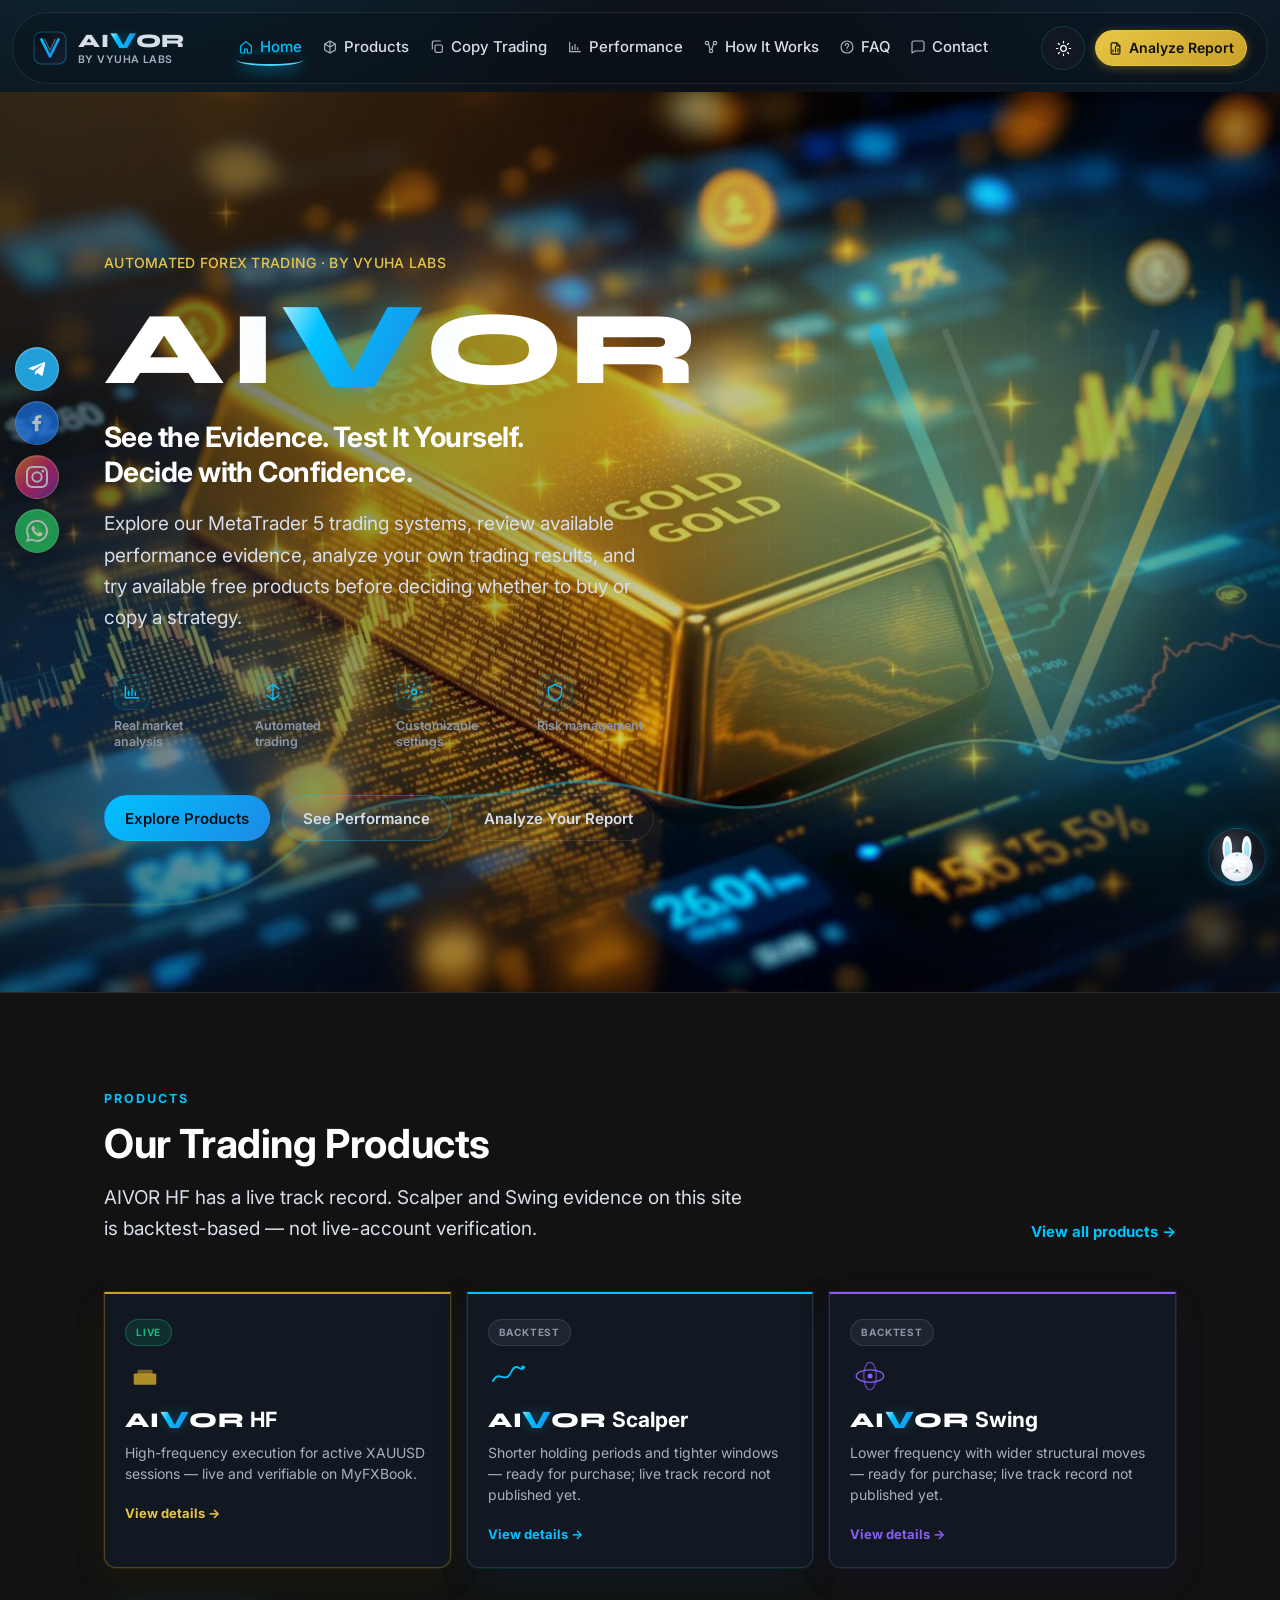
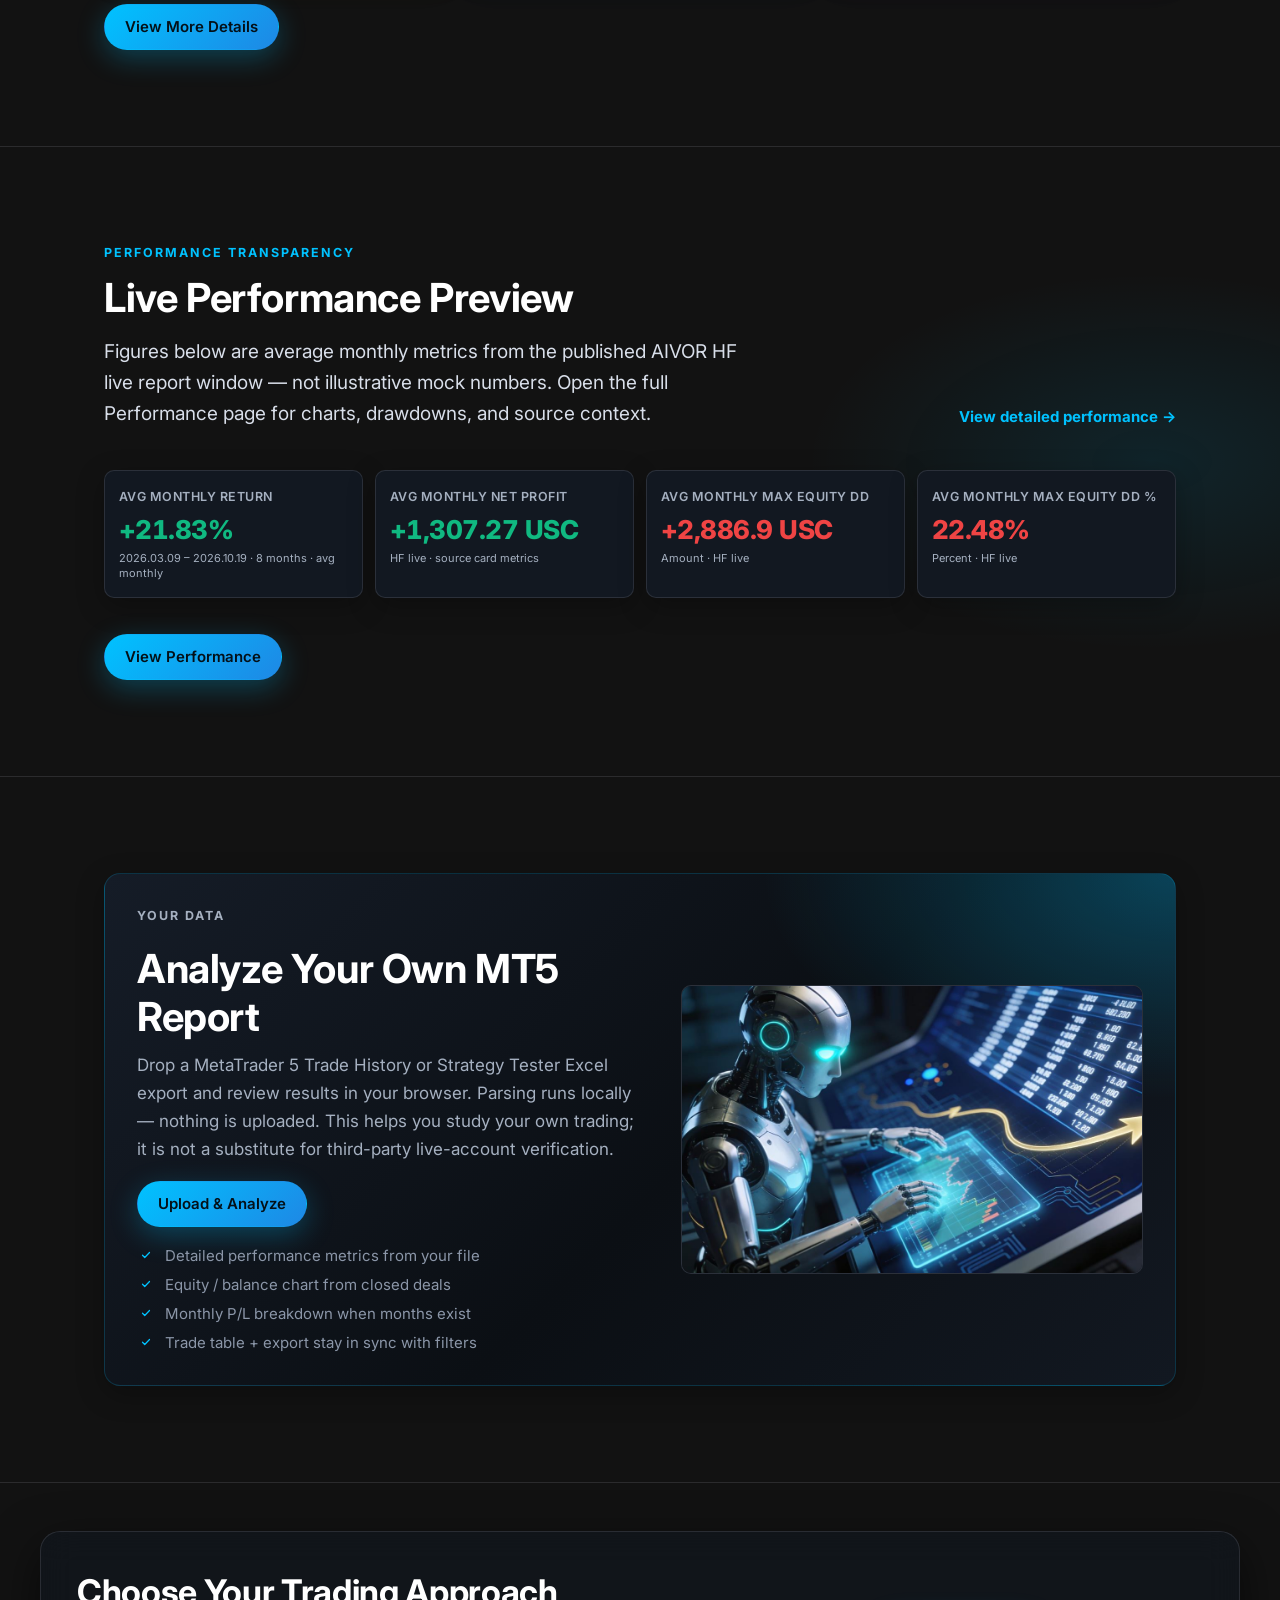
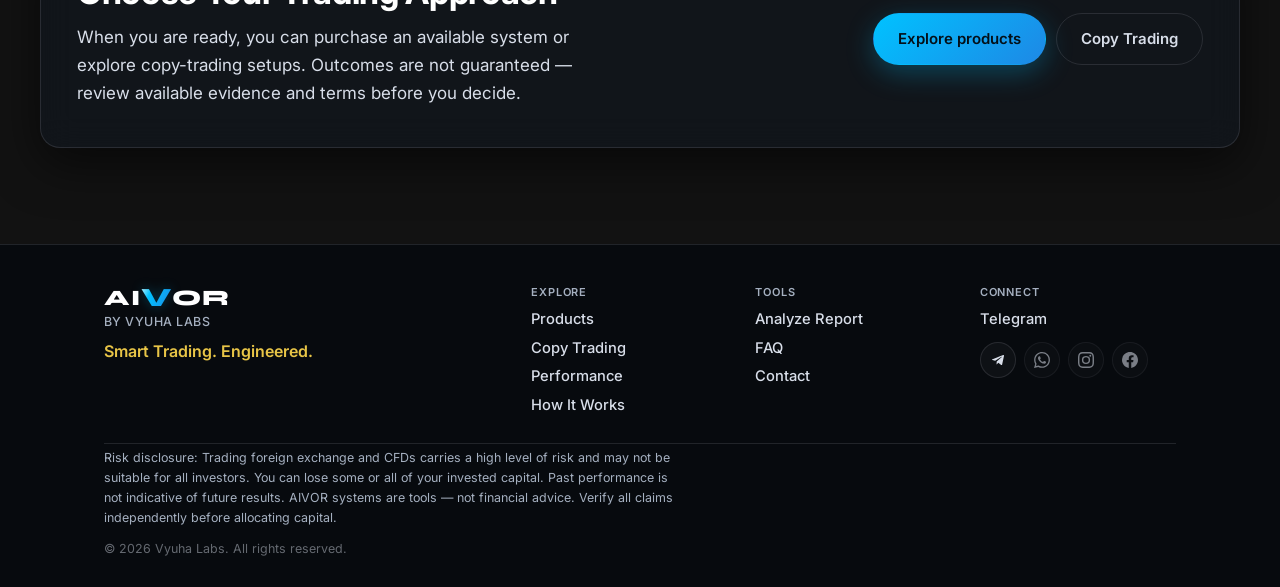
<file: index.html>
<!DOCTYPE html>
<html lang="en">
<head>
<meta charset="utf-8">
<meta name="viewport" content="width=device-width, initial-scale=1">
<script>
(function(){try{var k="aivor-theme",t=null;try{t=localStorage.getItem(k);}catch(e){}if(t!=="light"&&t!=="dark"){t="dark";}document.documentElement.setAttribute("data-theme",t);var m=document.querySelector('meta[name="theme-color"]');if(m)m.setAttribute("content",t==="light"?"#F7FAFC":"#0B0F14");}catch(e){document.documentElement.setAttribute("data-theme","dark");}})();
</script>
<title>AIVOR by Vyuha Labs | Smart Trading. Engineered.</title>
<meta name="description" content="AIVOR by Vyuha Labs — Artificial Intelligence for Vision, Optimisation &amp; Research. Premium MetaTrader 5 trading systems with transparent live track records.">
<meta name="theme-color" content="#0B0F14">
<meta property="og:type" content="website">
<meta property="og:title" content="AIVOR by Vyuha Labs | Smart Trading. Engineered.">
<meta property="og:description" content="Artificial Intelligence for Vision, Optimisation &amp; Research. Engineered MetaTrader 5 systems — verify live performance before you allocate capital.">
<meta property="og:image" content="assets/favicon.svg">
<meta name="twitter:card" content="summary">
<meta name="twitter:title" content="AIVOR by Vyuha Labs | Smart Trading. Engineered.">
<meta name="twitter:description" content="Premium MT5 trading systems by Vyuha Labs. Smart Trading. Engineered.">
<link rel="canonical" href="index.html">
<link rel="preconnect" href="https://fonts.googleapis.com">
<link rel="preconnect" href="https://fonts.gstatic.com" crossorigin>
<link rel="preload" as="style" href="https://fonts.googleapis.com/css2?family=Inter:wght@400;500;600;700;800&family=Syne:wght@600;700;800&display=swap">
<link href="https://fonts.googleapis.com/css2?family=Inter:wght@400;500;600;700;800&family=Syne:wght@600;700;800&display=swap" rel="stylesheet">
<link rel="icon" href="assets/favicon.svg" type="image/svg+xml">
<link rel="stylesheet" href="css/site.css">
<link rel="stylesheet" href="css/bunny-assistant.css">
</head>
<body class="page-home">
<a class="skip-link" href="#main">Skip to content</a>

<header class="site-header site-header--transparent">
  <div class="inner">
    <a class="logo" href="index.html" aria-label="AIVOR home">
      <img src="assets/favicon.svg" alt="" class="logo-mark" width="32" height="32">
      <span class="word">
        <strong data-aivor-mark data-aivor-size="nav">AIVOR</strong>
        <span>BY VYUHA LABS</span>
      </span>
    </a>
    <nav class="nav" id="site-nav" aria-label="Primary">
      <div class="nav-links">
        <a href="index.html" data-nav="index.html">Home</a>
        <a href="products.html" data-nav="products.html">Products</a>
        <a href="copy-trading.html" data-nav="copy-trading.html">Copy Trading</a>
        <a href="performance.html" data-nav="performance.html">Performance</a>
        <a href="how-it-works.html" data-nav="how-it-works.html">How It Works</a>
        <a href="faq.html" data-nav="faq.html">FAQ</a>
        <a href="contact.html" data-nav="contact.html">Contact</a>
      </div>
    </nav>
    <div class="header-actions">
      <a class="nav-cta" href="analyze.html" data-nav="analyze.html">Analyze Report</a>
    </div>
    <button class="nav-toggle" type="button" aria-label="Open menu" aria-expanded="false" aria-controls="site-nav">
      <span aria-hidden="true"></span><span aria-hidden="true"></span><span aria-hidden="true"></span>
    </button>
  </div>
</header>

<main id="main">
  <section class="hero hero--cinematic" aria-labelledby="hero-brand">
    <div class="hero-atmosphere" aria-hidden="true">
      <div class="hero-visual">
        <img
          src="assets/visuals/hero-gold-bullion.jpg"
          alt=""
          width="1600"
          height="893"
          fetchpriority="high"
          decoding="async"
        >
      </div>
      <div class="hero-veil"></div>
      <div class="hero-grid"></div>
      <div class="hero-glow hero-glow--gold"></div>
      <div class="hero-glow hero-glow--a"></div>
      <div class="hero-glow hero-glow--b"></div>
      <div class="hero-particles" data-particles></div>
      <svg class="hero-chart" viewBox="0 0 800 280" preserveAspectRatio="none">
        <defs>
          <linearGradient id="chartStroke" x1="0" y1="0" x2="1" y2="0">
            <stop offset="0%" stop-color="#C9A227" stop-opacity=".15"/>
            <stop offset="45%" stop-color="#00C2FF" stop-opacity=".85"/>
            <stop offset="100%" stop-color="#E8C547" stop-opacity=".7"/>
          </linearGradient>
          <linearGradient id="chartFill" x1="0" y1="0" x2="0" y2="1">
            <stop offset="0%" stop-color="#00C2FF" stop-opacity=".18"/>
            <stop offset="100%" stop-color="#00C2FF" stop-opacity="0"/>
          </linearGradient>
        </defs>
        <path class="hero-chart-fill" d="M0 210 C80 190 120 230 180 160 C240 90 280 120 340 100 C400 80 440 140 500 110 C560 80 600 40 660 70 C720 100 760 50 800 30 L800 280 L0 280 Z" fill="url(#chartFill)"/>
        <path class="hero-chart-line" d="M0 210 C80 190 120 230 180 160 C240 90 280 120 340 100 C400 80 440 140 500 110 C560 80 600 40 660 70 C720 100 760 50 800 30" fill="none" stroke="url(#chartStroke)" stroke-width="2.5" stroke-linecap="round"/>
        <g class="hero-chart-trails">
          <line x1="180" y1="160" x2="180" y2="280"/><line x1="340" y1="100" x2="340" y2="280"/><line x1="500" y1="110" x2="500" y2="280"/><line x1="660" y1="70" x2="660" y2="280"/>
        </g>
      </svg>
      <svg class="hero-motif" viewBox="0 0 640 640" fill="none" xmlns="http://www.w3.org/2000/svg">
        <path class="hero-v-outer" d="M120 80 L320 560 L520 80" stroke="url(#vGrad)" stroke-width="18" stroke-linecap="round" stroke-linejoin="round"/>
        <path class="hero-v-inner" d="M200 80 L320 380 L440 80" stroke="rgba(216,222,233,.22)" stroke-width="8" stroke-linecap="round" stroke-linejoin="round"/>
        <defs>
          <linearGradient id="vGrad" x1="120" y1="80" x2="520" y2="560" gradientUnits="userSpaceOnUse">
            <stop stop-color="#00C2FF"/>
            <stop offset=".55" stop-color="#E8C547"/>
            <stop offset="1" stop-color="#1E88E5"/>
          </linearGradient>
        </defs>
      </svg>
    </div>
    <div class="hero-inner">
      <p class="hero-kicker">Automated Forex Trading · by Vyuha Labs</p>
      <h1 id="hero-brand" class="hero-brand" data-aivor-mark data-aivor-size="hero">AIVOR</h1>
      <p class="hero-tagline">See the Evidence. Test It Yourself. Decide with Confidence.</p>
      <p class="hero-support">Explore our MetaTrader 5 trading systems, review available performance evidence, analyze your own trading results, and try available free products before deciding whether to buy or copy a strategy.</p>
      <ul class="home-capability-row" aria-label="Capabilities">
        <li class="home-capability">
          <span class="home-capability__icon" aria-hidden="true"><svg viewBox="0 0 24 24"><path d="M4 19V5M4 19h16M8 16v-5M12 16V8M16 16v-3"/></svg></span>
          <span class="home-capability__label">Real market analysis</span>
        </li>
        <li class="home-capability">
          <span class="home-capability__icon" aria-hidden="true"><svg viewBox="0 0 24 24"><path d="M12 3v18M5 8l7-5 7 5M5 16l7 5 7-5"/></svg></span>
          <span class="home-capability__label">Automated trading</span>
        </li>
        <li class="home-capability">
          <span class="home-capability__icon" aria-hidden="true"><svg viewBox="0 0 24 24"><circle cx="12" cy="12" r="3"/><path d="M12 2v2M12 20v2M4.9 4.9l1.4 1.4M17.7 17.7l1.4 1.4M2 12h2M20 12h2M4.9 19.1l1.4-1.4M17.7 6.3l1.4-1.4"/></svg></span>
          <span class="home-capability__label">Customizable settings</span>
        </li>
        <li class="home-capability">
          <span class="home-capability__icon" aria-hidden="true"><svg viewBox="0 0 24 24"><path d="M12 3l8 4v5c0 5-3.5 8.5-8 10-4.5-1.5-8-5-8-10V7l8-4z"/></svg></span>
          <span class="home-capability__label">Risk management</span>
        </li>
      </ul>
      <div class="hero-actions">
        <a class="btn btn-primary" href="products.html">Explore Products</a>
        <a class="btn btn-secondary" href="performance.html">See Performance</a>
        <a class="btn btn-ghost" href="analyze.html">Analyze Your Report</a>
      </div>
    </div>
  </section>

  <section class="section" aria-labelledby="home-products-title">
    <div class="section-inner">
      <header class="section-head section-head--row reveal">
        <div class="section-head__text">
          <p class="eyebrow">Products</p>
          <h2 id="home-products-title">Our Trading Products</h2>
          <p class="section-lead">AIVOR HF has a live track record. Scalper and Swing evidence on this site is backtest-based — not live-account verification.</p>
        </div>
        <a class="section-head__link" href="products.html">View all products →</a>
      </header>
      <div class="home-highlights">
        <article class="home-highlight home-highlight--hf reveal">
          <span class="home-highlight__badge home-highlight__badge--live">Live</span>
          <div class="product-motif product-motif--hf" aria-hidden="true">
            <svg viewBox="0 0 64 64"><rect x="14" y="28" width="36" height="18" rx="2" fill="currentColor" opacity=".85"/><rect x="20" y="22" width="24" height="8" rx="1" fill="currentColor" opacity=".55"/></svg>
          </div>
          <h3><span data-aivor-mark data-aivor-size="title">AIVOR</span> HF</h3>
          <p>High-frequency execution for active XAUUSD sessions — live and verifiable on MyFXBook.</p>
          <a href="products.html#hf">View details →</a>
        </article>
        <article class="home-highlight home-highlight--scalper reveal">
          <span class="home-highlight__badge home-highlight__badge--backtest">Backtest</span>
          <div class="product-motif product-motif--scalper" aria-hidden="true">
            <svg viewBox="0 0 64 64"><path d="M8 40 C18 20 28 48 38 24 C46 8 54 28 56 18" fill="none" stroke="currentColor" stroke-width="3" stroke-linecap="round"/><circle cx="56" cy="18" r="3" fill="currentColor"/></svg>
          </div>
          <h3><span data-aivor-mark data-aivor-size="title">AIVOR</span> Scalper</h3>
          <p>Shorter holding periods and tighter windows — ready for purchase; live track record not published yet.</p>
          <a href="products.html#scalper">View details →</a>
        </article>
        <article class="home-highlight home-highlight--swing reveal">
          <span class="home-highlight__badge home-highlight__badge--backtest">Backtest</span>
          <div class="product-motif product-motif--swing" aria-hidden="true">
            <svg viewBox="0 0 64 64"><ellipse cx="32" cy="32" rx="22" ry="10" fill="none" stroke="currentColor" stroke-width="2"/><ellipse cx="32" cy="32" rx="10" ry="22" fill="none" stroke="currentColor" stroke-width="2" opacity=".7"/><circle cx="32" cy="32" r="4" fill="currentColor"/></svg>
          </div>
          <h3><span data-aivor-mark data-aivor-size="title">AIVOR</span> Swing</h3>
          <p>Lower frequency with wider structural moves — ready for purchase; live track record not published yet.</p>
          <a href="products.html#swing">View details →</a>
        </article>
      </div>
      <div class="home-cta-strip reveal">
        <a class="btn btn-primary" href="products.html">View More Details</a>
      </div>
    </div>
  </section>

  <section class="section section-automation" aria-labelledby="home-perf-title">
    <div class="section-inner">
      <header class="section-head section-head--row reveal">
        <div class="section-head__text">
          <p class="eyebrow">Performance Transparency</p>
          <h2 id="home-perf-title">Live Performance Preview</h2>
          <p class="section-lead">Figures below are average monthly metrics from the published AIVOR HF live report window — not illustrative mock numbers. Open the full Performance page for charts, drawdowns, and source context.</p>
        </div>
        <a class="section-head__link" href="performance.html?product=hf&amp;type=live">View detailed performance →</a>
      </header>
      <div class="home-perf-preview reveal" id="home-perf-preview" data-home-perf aria-live="polite">
        <p class="home-perf-empty">Loading published HF live card metrics…</p>
      </div>
      <div class="home-cta-strip reveal">
        <a class="btn btn-primary" href="performance.html">View Performance</a>
      </div>
    </div>
  </section>

  <section class="section" aria-labelledby="home-analyze-title">
    <div class="section-inner">
      <div class="home-analyze-promo reveal">
        <div class="home-analyze-promo__copy">
          <p class="eyebrow">Your data</p>
          <h2 id="home-analyze-title">Analyze Your Own MT5 Report</h2>
          <p>Drop a MetaTrader 5 Trade History or Strategy Tester Excel export and review results in your browser. Parsing runs locally — nothing is uploaded. This helps you study your own trading; it is not a substitute for third-party live-account verification.</p>
          <a class="btn btn-primary" href="analyze.html">Upload &amp; Analyze</a>
          <ul class="home-analyze-promo__list">
            <li>Detailed performance metrics from your file</li>
            <li>Equity / balance chart from closed deals</li>
            <li>Monthly P/L breakdown when months exist</li>
            <li>Trade table + export stay in sync with filters</li>
          </ul>
        </div>
        <figure class="home-analyze-promo__visual">
          <img
            src="assets/visuals/automated-trading-robot.jpg"
            alt="Stylized automation visual for the MT5 report analyzer"
            width="1200"
            height="687"
            loading="lazy"
            decoding="async"
          >
        </figure>
      </div>
    </div>
  </section>

  <section class="section section-cta" aria-labelledby="home-approach-title">
    <div class="section-inner cta-band glass-panel reveal">
      <div class="cta-copy">
        <h2 id="home-approach-title">Choose Your Trading Approach</h2>
        <p>When you are ready, you can purchase an available system or explore copy-trading setups. Outcomes are not guaranteed — review available evidence and terms before you decide.</p>
      </div>
      <div class="cta-actions">
        <a class="btn btn-primary btn-lg" href="products.html">Explore products</a>
        <a class="btn btn-ghost btn-lg" href="copy-trading.html">Copy Trading</a>
      </div>
    </div>
  </section>
</main>

<footer class="site-footer">
  <div class="footer-inner">
    <div class="footer-grid">
      <div class="footer-brand">
        <strong data-aivor-mark data-aivor-size="footer">AIVOR</strong>
        <span>by Vyuha Labs</span>
        <p class="footer-tag">Smart Trading. Engineered.</p>
      </div>
      <nav class="footer-nav" aria-label="Footer">
        <div class="footer-nav__col">
          <p class="footer-nav__heading">Explore</p>
          <a href="products.html">Products</a>
          <a href="copy-trading.html">Copy Trading</a>
          <a href="performance.html">Performance</a>
          <a href="how-it-works.html">How It Works</a>
        </div>
        <div class="footer-nav__col">
          <p class="footer-nav__heading">Tools</p>
          <a href="analyze.html">Analyze Report</a>
          <a href="faq.html">FAQ</a>
          <a href="contact.html">Contact</a>
        </div>
        <div class="footer-nav__col">
          <p class="footer-nav__heading">Connect</p>
          <a data-config-url="TELEGRAM_CONTACT_URL">Telegram</a>
          <div class="footer-social" aria-label="Social media">
            <a class="footer-social__link" data-config-url="TELEGRAM_CONTACT_URL" aria-label="Telegram" href="#">
              <svg viewBox="0 0 24 24" aria-hidden="true" focusable="false"><path fill="currentColor" d="M9.78 18.65l.28-4.23 7.68-6.92c.34-.31-.07-.46-.52-.19L7.74 13.3 3.64 12c-.88-.25-.89-.86.2-1.3l15.97-6.16c.73-.33 1.43.18 1.15 1.3l-2.72 12.81c-.19.91-.74 1.13-1.5.71L12.6 16.3l-2.82 2.35z"/></svg>
            </a>
            <a class="footer-social__link" data-config-url="WHATSAPP_URL" aria-label="WhatsApp" href="#">
              <svg viewBox="0 0 24 24" aria-hidden="true" focusable="false"><path fill="currentColor" d="M17.472 14.382c-.297-.149-1.758-.867-2.03-.967-.273-.099-.471-.148-.67.15-.197.297-.767.966-.94 1.164-.173.199-.347.223-.644.075-.297-.15-1.255-.463-2.39-1.475-.883-.788-1.48-1.761-1.653-2.059-.173-.297-.018-.458.13-.606.134-.133.298-.347.446-.52.149-.174.198-.298.298-.497.099-.198.05-.371-.025-.52-.075-.149-.669-1.612-.916-2.207-.242-.579-.487-.5-.669-.51-.173-.008-.371-.01-.57-.01-.198 0-.52.074-.792.372-.272.297-1.04 1.016-1.04 2.479 0 1.462 1.065 2.875 1.213 3.074.149.198 2.096 3.2 5.077 4.487.709.306 1.262.489 1.694.625.712.227 1.36.195 1.871.118.571-.085 1.758-.719 2.006-1.413.248-.694.248-1.289.173-1.413-.074-.124-.272-.198-.57-.347m-5.421 7.403h-.004a9.87 9.87 0 01-5.031-1.378l-.361-.214-3.741.982.998-3.648-.235-.374a9.86 9.86 0 01-1.51-5.26c.001-5.45 4.436-9.884 9.888-9.884 2.64 0 5.122 1.03 6.988 2.898a9.825 9.825 0 012.893 6.994c-.003 5.45-4.435 9.884-9.85 9.884m8.413-18.297A11.815 11.815 0 0012.05 0C5.495 0 .16 5.335.157 11.892c0 2.096.547 4.142 1.588 5.945L.057 24l6.305-1.654a11.882 11.882 0 005.683 1.448h.005c6.554 0 11.89-5.335 11.893-11.893a11.821 11.821 0 00-3.48-8.413z"/></svg>
            </a>
            <a class="footer-social__link" data-config-url="INSTAGRAM_URL" aria-label="Instagram" href="#">
              <svg viewBox="0 0 24 24" aria-hidden="true" focusable="false"><path fill="currentColor" d="M12 2.163c3.204 0 3.584.012 4.85.07 3.252.148 4.771 1.691 4.919 4.919.058 1.265.069 1.645.069 4.849 0 3.205-.012 3.584-.069 4.849-.149 3.225-1.664 4.771-4.919 4.919-1.266.058-1.644.07-4.85.07-3.204 0-3.584-.012-4.849-.07-3.26-.149-4.771-1.699-4.919-4.92-.058-1.265-.07-1.644-.07-4.849 0-3.204.013-3.583.07-4.849.149-3.227 1.664-4.771 4.919-4.919 1.266-.057 1.645-.069 4.849-.069zM12 0C8.741 0 8.333.014 7.053.072 2.695.272.273 2.69.073 7.052.014 8.333 0 8.741 0 12c0 3.259.014 3.668.072 4.948.2 4.358 2.618 6.78 6.98 6.98C8.333 23.986 8.741 24 12 24c3.259 0 3.668-.014 4.948-.072 4.354-.2 6.782-2.618 6.979-6.98.059-1.28.073-1.689.073-4.948 0-3.259-.014-3.667-.072-4.947-.196-4.354-2.617-6.78-6.979-6.98C15.668.014 15.259 0 12 0zm0 5.838a6.162 6.162 0 100 12.324 6.162 6.162 0 000-12.324zM12 16a4 4 0 110-8 4 4 0 010 8zm6.406-11.845a1.44 1.44 0 100 2.881 1.44 1.44 0 000-2.881z"/></svg>
            </a>
            <a class="footer-social__link" data-config-url="FACEBOOK_URL" aria-label="Facebook" href="#">
              <svg viewBox="0 0 24 24" aria-hidden="true" focusable="false"><path fill="currentColor" d="M24 12.073c0-6.627-5.373-12-12-12s-12 5.373-12 12c0 5.99 4.388 10.954 10.125 11.854v-8.385H7.078v-3.47h3.047V9.43c0-3.007 1.792-4.669 4.533-4.669 1.312 0 2.686.235 2.686.235v2.953H15.83c-1.491 0-1.956.925-1.956 1.874v2.25h3.328l-.532 3.47h-2.796v8.385C19.612 23.027 24 18.062 24 12.073z"/></svg>
            </a>
          </div>
        </div>
      </nav>
    </div>
    <div class="footer-meta">
      <p class="risk-disclosure">
        Risk disclosure: Trading foreign exchange and CFDs carries a high level of risk and may not be suitable for all investors. You can lose some or all of your invested capital. Past performance is not indicative of future results. AIVOR systems are tools &mdash; not financial advice. Verify all claims independently before allocating capital.
      </p>
      <p class="copyright">&copy; <span data-year>2026</span> Vyuha Labs. All rights reserved.</p>
    </div>
  </div>
</footer>

<script src="js/config.js"></script>
<script src="js/wordmark.js"></script>
<script src="js/theme.js"></script>
<script src="js/nav.js"></script>
<script src="js/site.js"></script>
<script src="js/performance-data/card-metrics.js"></script>
<script src="js/home-preview.js"></script>
<script src="js/bunny-assistant.js"></script>
</body>
</html>
</file>
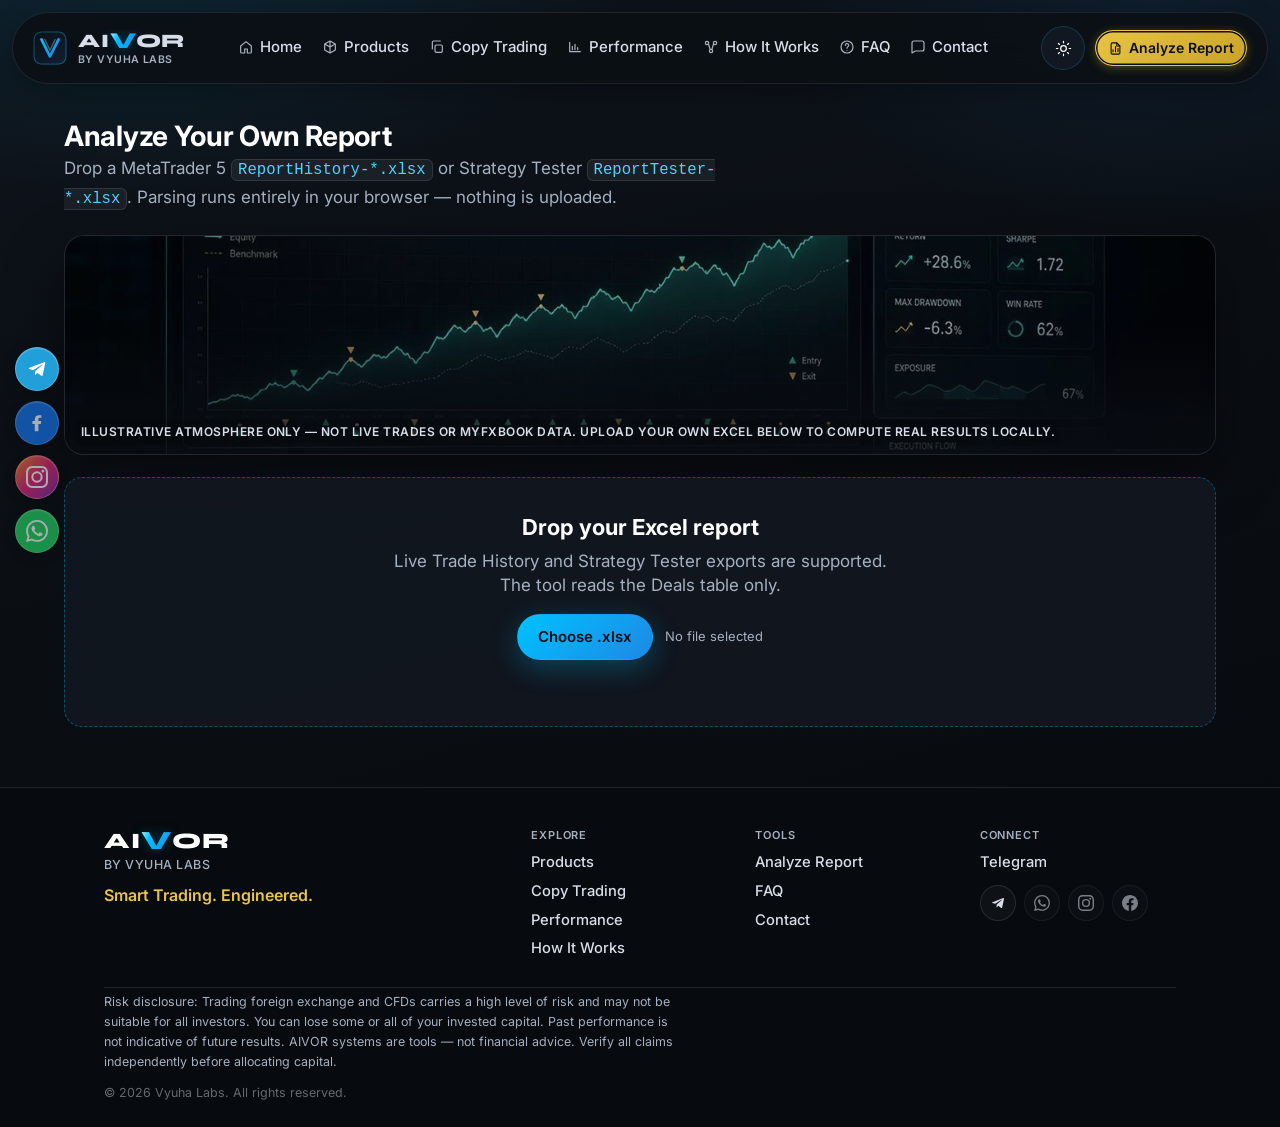
<file: analyze.html>
<!DOCTYPE html>
<html lang="en">
<head>
<meta charset="utf-8">
<meta name="viewport" content="width=device-width, initial-scale=1">
<script>
(function(){try{var k="aivor-theme",t=null;try{t=localStorage.getItem(k);}catch(e){}if(t!=="light"&&t!=="dark"){t="dark";}document.documentElement.setAttribute("data-theme",t);var m=document.querySelector('meta[name="theme-color"]');if(m)m.setAttribute("content",t==="light"?"#F7FAFC":"#0B0F14");}catch(e){document.documentElement.setAttribute("data-theme","dark");}})();
</script>
<title>Analyze Your Own Report &middot; AIVOR by Vyuha Labs</title>
<meta name="description" content="Analyze MetaTrader 5 Trade History or Strategy Tester Excel reports in your browser. Nothing is uploaded.">
<meta name="theme-color" content="#0B0F14">
<link rel="canonical" href="analyze.html">
<link rel="preconnect" href="https://fonts.googleapis.com">
<link rel="preconnect" href="https://fonts.gstatic.com" crossorigin>
<link href="https://fonts.googleapis.com/css2?family=Inter:wght@400;500;600;700;800&family=Syne:wght@600;700;800&display=swap" rel="stylesheet">
<link rel="icon" href="assets/favicon.svg" type="image/svg+xml">
<link rel="stylesheet" href="css/site.css">
</head>
<body class="page-analyze">
<a class="skip-link" href="#main">Skip to content</a>
<header class="site-header">
  <div class="inner">
    <a class="logo" href="index.html" aria-label="AIVOR home">
      <img src="assets/favicon.svg" alt="" class="logo-mark" width="32" height="32">
      <span class="word">
        <strong data-aivor-mark data-aivor-size="nav">AIVOR</strong>
        <span>BY VYUHA LABS</span>
      </span>
    </a>
    <nav class="nav" id="site-nav" aria-label="Primary">
      <div class="nav-links">
        <a href="index.html" data-nav="index.html">Home</a>
        <a href="products.html" data-nav="products.html">Products</a>
        <a href="copy-trading.html" data-nav="copy-trading.html">Copy Trading</a>
        <a href="performance.html" data-nav="performance.html">Performance</a>
        <a href="how-it-works.html" data-nav="how-it-works.html">How It Works</a>
        <a href="faq.html" data-nav="faq.html">FAQ</a>
        <a href="contact.html" data-nav="contact.html">Contact</a>
      </div>
    </nav>
    <div class="header-actions">
      <a class="nav-cta" href="analyze.html" data-nav="analyze.html">Analyze Report</a>
    </div>
    <button class="nav-toggle" type="button" aria-label="Open menu" aria-expanded="false" aria-controls="site-nav">
      <span aria-hidden="true"></span><span aria-hidden="true"></span><span aria-hidden="true"></span>
    </button>
  </div>
</header>

<main class="wrap dash" id="main">
  <header class="page-head">
    <h1>Analyze Your Own Report</h1>
    <p>Drop a MetaTrader 5 <code>ReportHistory-*.xlsx</code> or Strategy Tester <code>ReportTester-*.xlsx</code>. Parsing runs entirely in your browser &mdash; nothing is uploaded.</p>
  </header>

  <figure class="visual-panel visual-panel--analyze decorative-panel reveal">
    <img
      src="assets/visuals/analytics-dashboard.jpg"
      alt=""
      width="1400"
      height="788"
      loading="lazy"
      decoding="async"
    >
    <figcaption class="decorative-caption">Illustrative atmosphere only &mdash; not live trades or MyFXBook data. Upload your own Excel below to compute real results locally.</figcaption>
  </figure>

  <section class="dropzone" id="dropzone">
    <h2>Drop your Excel report</h2>
    <p>Live Trade History and Strategy Tester exports are supported. The tool reads the Deals table only.</p>
    <div class="file-row">
      <label class="btn btn-primary" for="file" id="fileLabel">Choose .xlsx</label>
      <input id="file" type="file" accept=".xlsx,application/vnd.openxmlformats-officedocument.spreadsheetml.sheet" hidden>
      <span class="file-name" id="fileName">No file selected</span>
    </div>
    <div class="error-box" id="error"></div>
    <div class="analyze-loader" id="analyzeLoader" hidden aria-live="polite" aria-busy="false">
      <div class="analyze-loader-panel">
        <div class="analyze-spinner" aria-hidden="true"></div>
        <p class="analyze-loader-status" id="analyzeLoaderStatus">Reading workbook&hellip;</p>
        <div class="analyze-progress" aria-hidden="true">
          <div class="analyze-progress-bar"></div>
        </div>
      </div>
    </div>
  </section>

  <div id="workspace">
    <div class="toolbar-row">
      <div></div>
      <button class="action primary" id="download" type="button" disabled>Download Excel</button>
    </div>

    <header class="top">
      <div class="brand">
        <div class="mark">A</div>
        <div>
          <h1>Trade history dashboard</h1>
          <div class="sub" id="subtitle"></div>
        </div>
      </div>
      <div class="pillrow" id="pills"></div>
    </header>

    <section class="kpis" id="kpis"></section>

    <section class="panel">
      <div class="filters">
        <div class="field field--view">
          <span class="filters-label" id="view-label">View</span>
          <div class="seg" id="viewseg" role="group" aria-labelledby="view-label">
            <button type="button" data-view="day" class="on" aria-pressed="true">Day</button>
            <button type="button" data-view="week" aria-pressed="false">Week</button>
            <button type="button" data-view="month" aria-pressed="false">Month</button>
          </div>
        </div>
        <div class="field">
          <label for="month">Month</label>
          <select id="month"></select>
        </div>
        <div class="field">
          <label for="week">Week</label>
          <select id="week"></select>
        </div>
        <div class="field">
          <label for="from">From</label>
          <input type="date" id="from">
        </div>
        <div class="field">
          <label for="to">To</label>
          <input type="date" id="to">
        </div>
        <div class="field">
          <label for="side">Result</label>
          <select id="side">
            <option value="all">All</option>
            <option value="win">Profit only</option>
            <option value="loss">Loss only</option>
          </select>
        </div>
        <div class="field grow">
          <label for="q">Find date</label>
          <input type="search" id="q" placeholder="e.g. 09-03 or March" autocomplete="off">
        </div>
        <button class="reset" id="reset" type="button">Clear filters</button>
      </div>
      <p class="filter-error" id="filterError" hidden role="alert"></p>
      <div class="filter-status" id="filterStatus" aria-live="polite"></div>
    </section>

    <section class="charts">
      <div class="panel">
        <div class="charthead">
          <h2>Balance</h2>
          <span id="balCaption"></span>
        </div>
        <svg class="chart" id="balChart" viewBox="0 0 760 250" preserveAspectRatio="none"></svg>
      </div>
      <div class="panel">
        <div class="charthead">
          <h2>Monthly net P/L</h2>
          <span>Click a bar to filter</span>
        </div>
        <svg class="chart" id="barChart" viewBox="0 0 420 250" preserveAspectRatio="none"></svg>
      </div>
    </section>

    <section class="cards" id="cards"></section>

    <section class="panel panel-table" style="margin-top:12px">
      <div class="charthead">
        <h2 id="tableTitle">Daily results</h2>
        <span id="tableMeta"></span>
      </div>
      <div class="tablewrap">
        <table id="grid"></table>
      </div>
    </section>

    <footer class="note" id="footnote"></footer>
  </div>
</main>

<footer class="site-footer">
  <div class="footer-inner">
    <div class="footer-grid">
      <div class="footer-brand">
        <strong data-aivor-mark data-aivor-size="footer">AIVOR</strong>
        <span>by Vyuha Labs</span>
        <p class="footer-tag">Smart Trading. Engineered.</p>
      </div>
      <nav class="footer-nav" aria-label="Footer">
        <div class="footer-nav__col">
          <p class="footer-nav__heading">Explore</p>
          <a href="products.html">Products</a>
          <a href="copy-trading.html">Copy Trading</a>
          <a href="performance.html">Performance</a>
          <a href="how-it-works.html">How It Works</a>
        </div>
        <div class="footer-nav__col">
          <p class="footer-nav__heading">Tools</p>
          <a href="analyze.html">Analyze Report</a>
          <a href="faq.html">FAQ</a>
          <a href="contact.html">Contact</a>
        </div>
        <div class="footer-nav__col">
          <p class="footer-nav__heading">Connect</p>
          <a data-config-url="TELEGRAM_CONTACT_URL">Telegram</a>
          <div class="footer-social" aria-label="Social media">
            <a class="footer-social__link" data-config-url="TELEGRAM_CONTACT_URL" aria-label="Telegram" href="#">
              <svg viewBox="0 0 24 24" aria-hidden="true" focusable="false"><path fill="currentColor" d="M9.78 18.65l.28-4.23 7.68-6.92c.34-.31-.07-.46-.52-.19L7.74 13.3 3.64 12c-.88-.25-.89-.86.2-1.3l15.97-6.16c.73-.33 1.43.18 1.15 1.3l-2.72 12.81c-.19.91-.74 1.13-1.5.71L12.6 16.3l-2.82 2.35z"/></svg>
            </a>
            <a class="footer-social__link" data-config-url="WHATSAPP_URL" aria-label="WhatsApp" href="#">
              <svg viewBox="0 0 24 24" aria-hidden="true" focusable="false"><path fill="currentColor" d="M17.472 14.382c-.297-.149-1.758-.867-2.03-.967-.273-.099-.471-.148-.67.15-.197.297-.767.966-.94 1.164-.173.199-.347.223-.644.075-.297-.15-1.255-.463-2.39-1.475-.883-.788-1.48-1.761-1.653-2.059-.173-.297-.018-.458.13-.606.134-.133.298-.347.446-.52.149-.174.198-.298.298-.497.099-.198.05-.371-.025-.52-.075-.149-.669-1.612-.916-2.207-.242-.579-.487-.5-.669-.51-.173-.008-.371-.01-.57-.01-.198 0-.52.074-.792.372-.272.297-1.04 1.016-1.04 2.479 0 1.462 1.065 2.875 1.213 3.074.149.198 2.096 3.2 5.077 4.487.709.306 1.262.489 1.694.625.712.227 1.36.195 1.871.118.571-.085 1.758-.719 2.006-1.413.248-.694.248-1.289.173-1.413-.074-.124-.272-.198-.57-.347m-5.421 7.403h-.004a9.87 9.87 0 01-5.031-1.378l-.361-.214-3.741.982.998-3.648-.235-.374a9.86 9.86 0 01-1.51-5.26c.001-5.45 4.436-9.884 9.888-9.884 2.64 0 5.122 1.03 6.988 2.898a9.825 9.825 0 012.893 6.994c-.003 5.45-4.435 9.884-9.85 9.884m8.413-18.297A11.815 11.815 0 0012.05 0C5.495 0 .16 5.335.157 11.892c0 2.096.547 4.142 1.588 5.945L.057 24l6.305-1.654a11.882 11.882 0 005.683 1.448h.005c6.554 0 11.89-5.335 11.893-11.893a11.821 11.821 0 00-3.48-8.413z"/></svg>
            </a>
            <a class="footer-social__link" data-config-url="INSTAGRAM_URL" aria-label="Instagram" href="#">
              <svg viewBox="0 0 24 24" aria-hidden="true" focusable="false"><path fill="currentColor" d="M12 2.163c3.204 0 3.584.012 4.85.07 3.252.148 4.771 1.691 4.919 4.919.058 1.265.069 1.645.069 4.849 0 3.205-.012 3.584-.069 4.849-.149 3.225-1.664 4.771-4.919 4.919-1.266.058-1.644.07-4.85.07-3.204 0-3.584-.012-4.849-.07-3.26-.149-4.771-1.699-4.919-4.92-.058-1.265-.07-1.644-.07-4.849 0-3.204.013-3.583.07-4.849.149-3.227 1.664-4.771 4.919-4.919 1.266-.057 1.645-.069 4.849-.069zM12 0C8.741 0 8.333.014 7.053.072 2.695.272.273 2.69.073 7.052.014 8.333 0 8.741 0 12c0 3.259.014 3.668.072 4.948.2 4.358 2.618 6.78 6.98 6.98C8.333 23.986 8.741 24 12 24c3.259 0 3.668-.014 4.948-.072 4.354-.2 6.782-2.618 6.979-6.98.059-1.28.073-1.689.073-4.948 0-3.259-.014-3.667-.072-4.947-.196-4.354-2.617-6.78-6.979-6.98C15.668.014 15.259 0 12 0zm0 5.838a6.162 6.162 0 100 12.324 6.162 6.162 0 000-12.324zM12 16a4 4 0 110-8 4 4 0 010 8zm6.406-11.845a1.44 1.44 0 100 2.881 1.44 1.44 0 000-2.881z"/></svg>
            </a>
            <a class="footer-social__link" data-config-url="FACEBOOK_URL" aria-label="Facebook" href="#">
              <svg viewBox="0 0 24 24" aria-hidden="true" focusable="false"><path fill="currentColor" d="M24 12.073c0-6.627-5.373-12-12-12s-12 5.373-12 12c0 5.99 4.388 10.954 10.125 11.854v-8.385H7.078v-3.47h3.047V9.43c0-3.007 1.792-4.669 4.533-4.669 1.312 0 2.686.235 2.686.235v2.953H15.83c-1.491 0-1.956.925-1.956 1.874v2.25h3.328l-.532 3.47h-2.796v8.385C19.612 23.027 24 18.062 24 12.073z"/></svg>
            </a>
          </div>
        </div>
      </nav>
    </div>
    <div class="footer-meta">
      <p class="risk-disclosure">
        Risk disclosure: Trading foreign exchange and CFDs carries a high level of risk and may not be suitable for all investors. You can lose some or all of your invested capital. Past performance is not indicative of future results. AIVOR systems are tools &mdash; not financial advice. Verify all claims independently before allocating capital.
      </p>
      <p class="copyright">&copy; <span data-year>2026</span> Vyuha Labs. All rights reserved.</p>
    </div>
  </div>
</footer>

<div class="tip" id="tip"></div>
<script src="vendor/xlsx.full.min.js"></script>
<script src="vendor/exceljs.min.js"></script>
<script src="js/config.js"></script>
<script src="js/wordmark.js"></script>
<script src="js/theme.js"></script>
<script src="js/nav.js"></script>
<script src="js/site.js"></script>
<script src="js/analyze-core.js"></script>
<script src="js/analyze.js"></script>
</body>
</html>
</file>
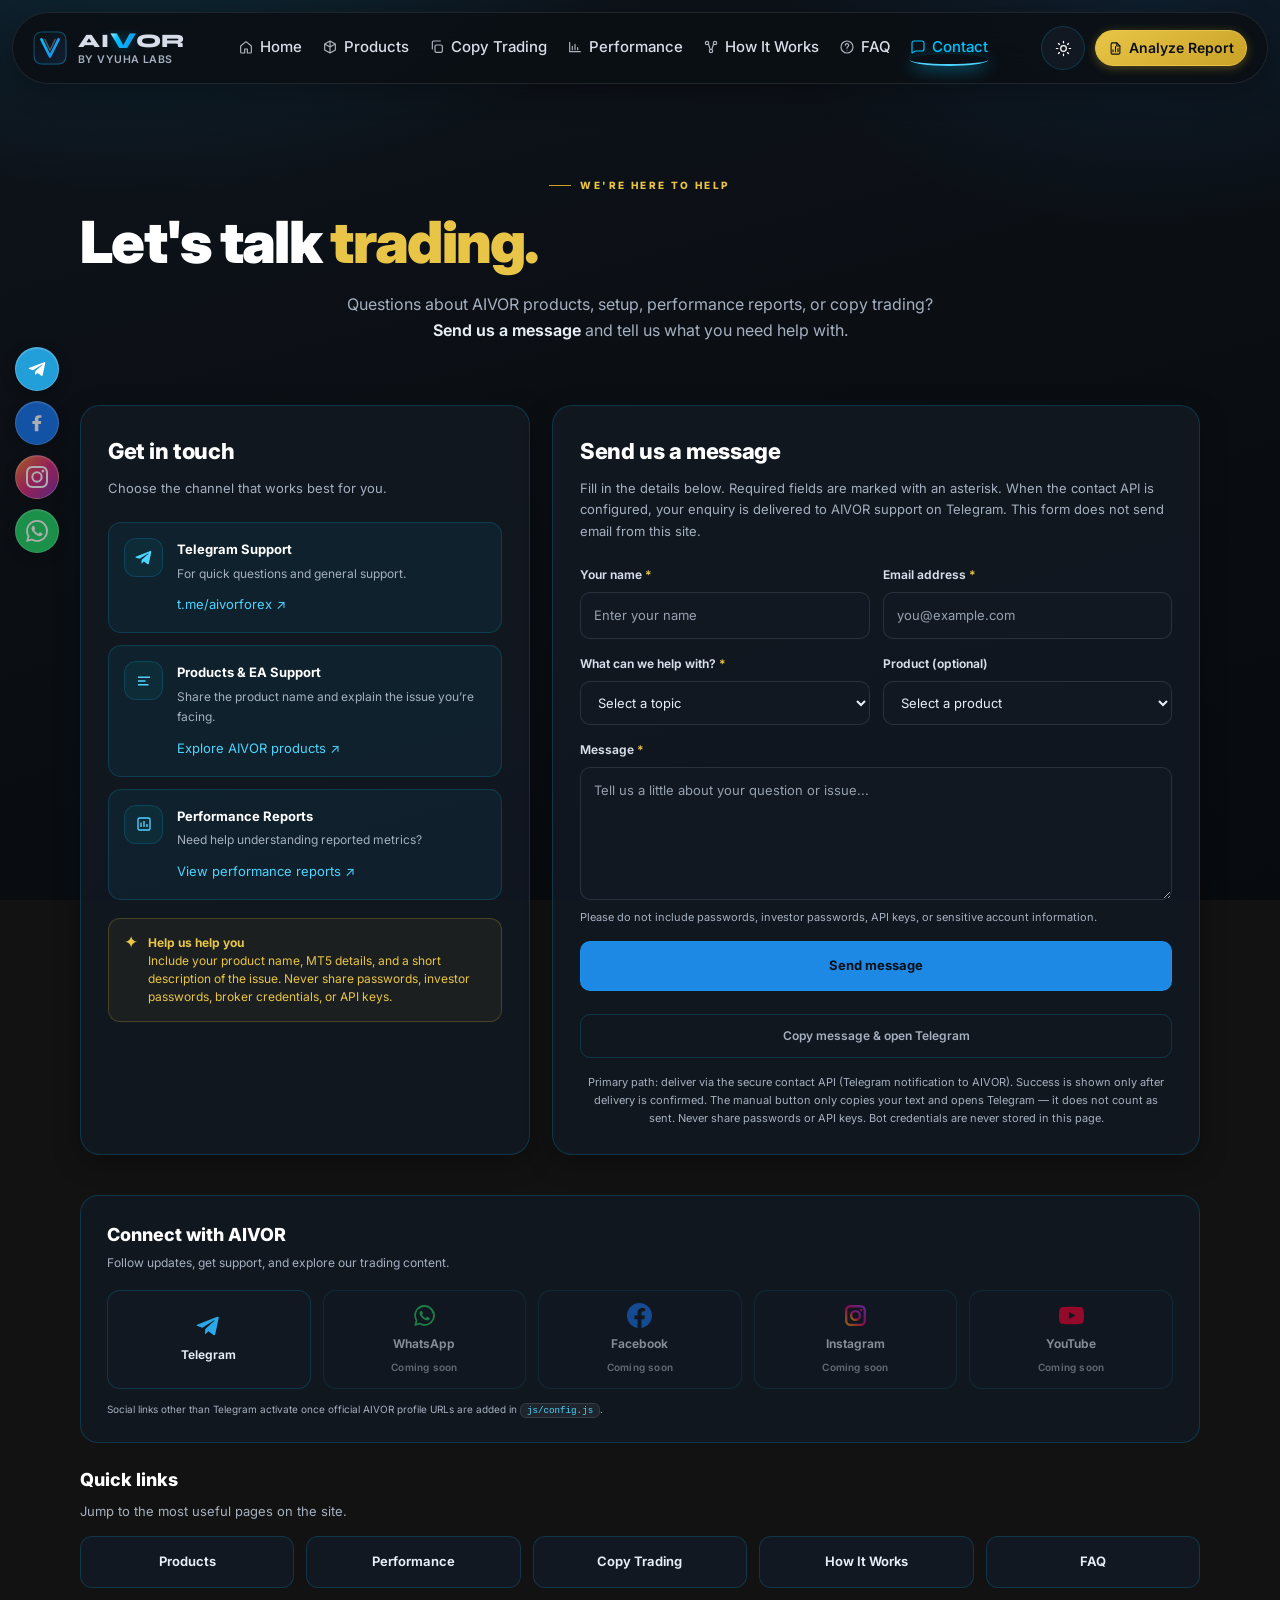
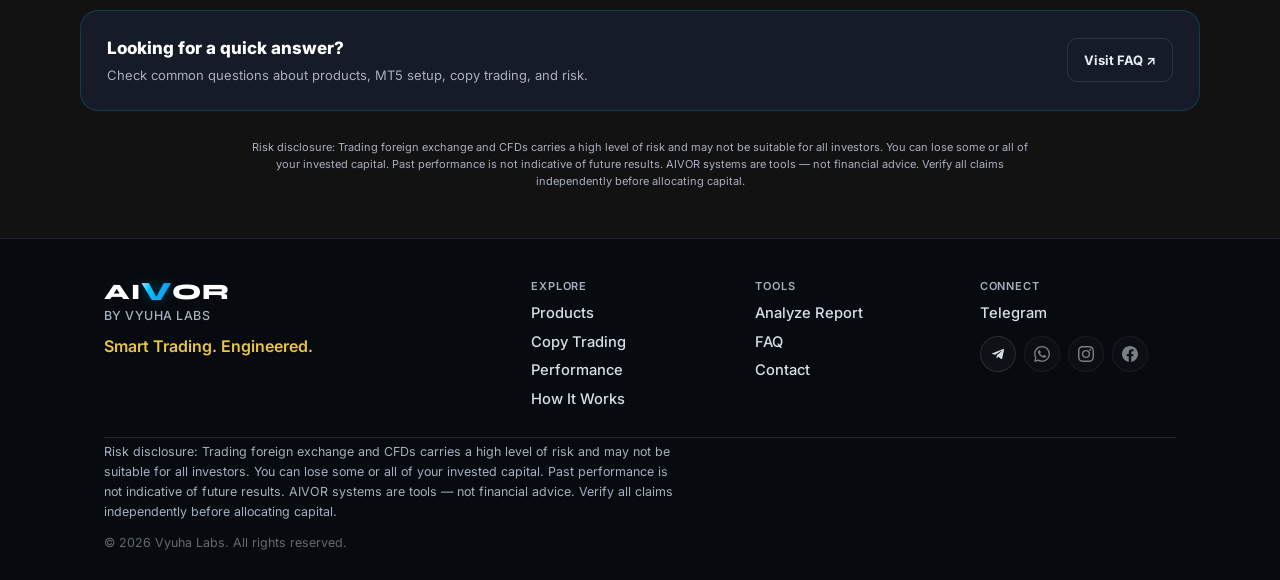
<file: contact.html>
<!DOCTYPE html>
<html lang="en">
<head>
<meta charset="utf-8">
<meta name="viewport" content="width=device-width, initial-scale=1">
<script>
(function(){try{var k="aivor-theme",t=null;try{t=localStorage.getItem(k);}catch(e){}if(t!=="light"&&t!=="dark"){t="dark";}document.documentElement.setAttribute("data-theme",t);var m=document.querySelector('meta[name="theme-color"]');if(m)m.setAttribute("content",t==="light"?"#F7FAFC":"#0B0F14");}catch(e){document.documentElement.setAttribute("data-theme","dark");}})();
</script>
<title>Contact &middot; AIVOR by Vyuha Labs</title>
<meta name="description" content="Contact AIVOR by Vyuha Labs for product, MT5 setup, performance, and copy-trading questions. Message support on Telegram.">
<meta name="theme-color" content="#0B0F14">
<link rel="canonical" href="contact.html">
<link rel="preconnect" href="https://fonts.googleapis.com">
<link rel="preconnect" href="https://fonts.gstatic.com" crossorigin>
<link href="https://fonts.googleapis.com/css2?family=Inter:wght@400;500;600;700;800&family=Syne:wght@600;700;800&display=swap" rel="stylesheet">
<link rel="icon" href="assets/favicon.svg" type="image/svg+xml">
<link rel="stylesheet" href="css/site.css">
<link rel="stylesheet" href="css/contact.css">
</head>
<body class="page-contact">
<a class="skip-link" href="#main">Skip to content</a>

<header class="site-header">
  <div class="inner">
    <a class="logo" href="index.html" aria-label="AIVOR home">
      <img src="assets/favicon.svg" alt="" class="logo-mark" width="32" height="32">
      <span class="word">
        <strong data-aivor-mark data-aivor-size="nav">AIVOR</strong>
        <span>BY VYUHA LABS</span>
      </span>
    </a>
    <nav class="nav" id="site-nav" aria-label="Primary">
      <div class="nav-links">
        <a href="index.html" data-nav="index.html">Home</a>
        <a href="products.html" data-nav="products.html">Products</a>
        <a href="copy-trading.html" data-nav="copy-trading.html">Copy Trading</a>
        <a href="performance.html" data-nav="performance.html">Performance</a>
        <a href="how-it-works.html" data-nav="how-it-works.html">How It Works</a>
        <a href="faq.html" data-nav="faq.html">FAQ</a>
        <a href="contact.html" data-nav="contact.html">Contact</a>
      </div>
    </nav>
    <div class="header-actions">
      <a class="nav-cta" href="analyze.html" data-nav="analyze.html">Analyze Report</a>
    </div>
    <button class="nav-toggle" type="button" aria-label="Open menu" aria-expanded="false" aria-controls="site-nav">
      <span aria-hidden="true"></span><span aria-hidden="true"></span><span aria-hidden="true"></span>
    </button>
  </div>
</header>

<main id="main">
  <div class="contact-wrap">
    <header class="page-hero contact-hero" id="top">
      <p class="contact-eyebrow">We're here to help</p>
      <h1>Let's talk <span>trading.</span></h1>
      <p class="contact-hero-lead">Questions about AIVOR products, setup, performance reports, or copy trading? <strong>Send us a message</strong> and tell us what you need help with.</p>
    </header>

    <section class="contact-layout" aria-label="Contact information and form">
      <aside class="contact-panel">
        <h2>Get in touch</h2>
        <p class="contact-sub">Choose the channel that works best for you.</p>
        <div class="contact-list">
          <div class="contact-item">
            <div class="contact-ic" aria-hidden="true">
              <svg viewBox="0 0 24 24" fill="currentColor"><path d="M21.7 4.35 18.5 19.4c-.24 1.06-.87 1.32-1.76.82l-4.87-3.59-2.35 2.26c-.26.26-.48.48-.98.48l.35-4.95 9.01-8.14c.39-.35-.08-.55-.6-.2L6.16 13.1l-4.8-1.5c-1.04-.33-1.06-1.04.22-1.55L20.36 2.7c.86-.32 1.62.21 1.34 1.65Z"/></svg>
            </div>
            <div>
              <b>Telegram Support</b>
              <p>For quick questions and general support.</p>
              <a data-config-url="TELEGRAM_CONTACT_URL" href="https://t.me/aivorforex" target="_blank" rel="noopener noreferrer">t.me/aivorforex &#8599;</a>
            </div>
          </div>
          <div class="contact-item">
            <div class="contact-ic" aria-hidden="true">
              <svg viewBox="0 0 24 24" fill="none" stroke="currentColor" stroke-width="1.8"><path d="M4 7h16M4 12h10M4 17h14"/></svg>
            </div>
            <div>
              <b>Products &amp; EA Support</b>
              <p>Share the product name and explain the issue you&rsquo;re facing.</p>
              <a href="products.html">Explore AIVOR products &#8599;</a>
            </div>
          </div>
          <div class="contact-item">
            <div class="contact-ic" aria-hidden="true">
              <svg viewBox="0 0 24 24" fill="none" stroke="currentColor" stroke-width="1.8"><rect x="4" y="4" width="16" height="16" rx="2"/><path d="M8 16V10M12 16V8M16 16v-4"/></svg>
            </div>
            <div>
              <b>Performance Reports</b>
              <p>Need help understanding reported metrics?</p>
              <a href="performance.html">View performance reports &#8599;</a>
            </div>
          </div>
        </div>
        <div class="contact-help">
          <span class="contact-help-mark" aria-hidden="true">&#10022;</span>
          <div>
            <b>Help us help you</b><br>
            Include your product name, MT5 details, and a short description of the issue. Never share passwords, investor passwords, broker credentials, or API keys.
          </div>
        </div>
      </aside>

      <section class="contact-panel" aria-labelledby="contact-form-title">
        <h2 id="contact-form-title">Send us a message</h2>
        <p class="contact-sub">Fill in the details below. Required fields are marked with an asterisk. When the contact API is configured, your enquiry is delivered to AIVOR support on Telegram. This form does not send email from this site.</p>
        <form id="contactForm" class="contact-form" novalidate>
          <div class="contact-field-row">
            <div class="contact-field">
              <label for="contact-name">Your name <span class="contact-req" aria-hidden="true">*</span></label>
              <input id="contact-name" name="name" type="text" autocomplete="name" placeholder="Enter your name" required aria-required="true">
              <p class="contact-error" id="err-name" role="alert"></p>
            </div>
            <div class="contact-field">
              <label for="contact-email">Email address <span class="contact-req" aria-hidden="true">*</span></label>
              <input id="contact-email" name="email" type="email" autocomplete="email" inputmode="email" placeholder="you@example.com" required aria-required="true">
              <p class="contact-error" id="err-email" role="alert"></p>
            </div>
          </div>
          <div class="contact-field-row">
            <div class="contact-field">
              <label for="contact-topic">What can we help with? <span class="contact-req" aria-hidden="true">*</span></label>
              <select id="contact-topic" name="topic" required aria-required="true">
                <option value="">Select a topic</option>
                <option value="Product / EA">Product / EA</option>
                <option value="MT5 Setup">MT5 Setup</option>
                <option value="Copy Trading">Copy Trading</option>
                <option value="Performance Report">Performance Report</option>
                <option value="Billing / Purchase">Billing / Purchase</option>
                <option value="Other">Other</option>
              </select>
              <p class="contact-error" id="err-topic" role="alert"></p>
            </div>
            <div class="contact-field">
              <label for="contact-product">Product (optional)</label>
              <select id="contact-product" name="product">
                <option value="">Select a product</option>
                <option value="HF">HF</option>
                <option value="Scalper">Scalper</option>
                <option value="Swing">Swing</option>
                <option value="Not applicable">Not applicable</option>
              </select>
            </div>
          </div>
          <div class="contact-field">
            <label for="contact-message">Message <span class="contact-req" aria-hidden="true">*</span></label>
            <textarea id="contact-message" name="message" placeholder="Tell us a little about your question or issue..." required aria-required="true" minlength="10" rows="5"></textarea>
            <p class="contact-error" id="err-message" role="alert"></p>
          </div>
          <p class="contact-hint">Please do not include passwords, investor passwords, API keys, or sensitive account information.</p>
          <div class="contact-honeypot" aria-hidden="true">
            <label for="contact-website">Website</label>
            <input id="contact-website" type="text" name="website" tabindex="-1" autocomplete="off">
          </div>
          <button class="contact-submit" type="submit">Send message</button>
          <button class="contact-manual" type="button" id="contactManualTelegram">Copy message &amp; open Telegram</button>
          <div class="contact-status" id="formStatus" role="status" aria-live="polite"></div>
          <p class="contact-privacy">Primary path: deliver via the secure contact API (Telegram notification to AIVOR). Success is shown only after delivery is confirmed. The manual button only copies your text and opens Telegram &mdash; it does not count as sent. Never share passwords or API keys. Bot credentials are never stored in this page.</p>
        </form>
      </section>
    </section>

    <section class="contact-social" aria-labelledby="socialTitle">
      <div class="contact-social-head">
        <h2 id="socialTitle">Connect with AIVOR</h2>
        <p>Follow updates, get support, and explore our trading content.</p>
      </div>
      <div class="contact-social-grid">
        <a class="contact-social-link" data-social="telegram" data-social-label="Telegram" href="https://t.me/aivorforex" target="_blank" rel="noopener noreferrer" aria-label="AIVOR on Telegram">
          <svg viewBox="0 0 24 24" aria-hidden="true" fill="#29A9EA"><path d="M21.7 4.35 18.5 19.4c-.24 1.06-.87 1.32-1.76.82l-4.87-3.59-2.35 2.26c-.26.26-.48.48-.98.48l.35-4.95 9.01-8.14c.39-.35-.08-.55-.6-.2L6.16 13.1l-4.8-1.5c-1.04-.33-1.06-1.04.22-1.55L20.36 2.7c.86-.32 1.62.21 1.34 1.65Z"/></svg>
          Telegram
        </a>
        <a class="contact-social-link is-coming-soon" data-social="whatsapp" data-social-label="WhatsApp" aria-label="WhatsApp — Coming soon" aria-disabled="true" role="link" tabindex="-1">
          <svg viewBox="0 0 24 24" aria-hidden="true" fill="#25D366"><path d="M12.04 2a9.84 9.84 0 0 0-8.48 14.84L2.2 22l5.3-1.39A9.96 9.96 0 0 0 12.04 22 10 10 0 0 0 12.04 2Zm0 18.18a8.16 8.16 0 0 1-4.16-1.14l-.3-.18-3.15.83.84-3.07-.2-.32a8.15 8.15 0 1 1 6.97 3.88Zm4.48-6.11c-.24-.12-1.43-.7-1.65-.78-.22-.08-.38-.12-.54.12-.16.24-.62.78-.76.94-.14.16-.28.18-.52.06-.24-.12-1.02-.38-1.95-1.2-.72-.64-1.2-1.43-1.34-1.67-.14-.24-.02-.37.1-.49.1-.1.24-.28.36-.42.12-.14.16-.24.24-.4.08-.16.04-.3-.02-.42-.06-.12-.54-1.3-.74-1.78-.2-.47-.4-.4-.54-.4h-.46c-.16 0-.42.06-.64.3-.22.24-.84.82-.84 2s.86 2.32.98 2.48c.12.16 1.7 2.6 4.12 3.64.58.25 1.03.4 1.38.51.58.18 1.1.15 1.52.09.46-.07 1.43-.58 1.63-1.14.2-.56.2-1.04.14-1.14-.06-.1-.22-.16-.46-.28Z"/></svg>
          WhatsApp
          <span class="contact-social-soon">Coming soon</span>
        </a>
        <a class="contact-social-link is-coming-soon" data-social="facebook" data-social-label="Facebook" aria-label="Facebook — Coming soon" aria-disabled="true" role="link" tabindex="-1">
          <svg viewBox="0 0 24 24" aria-hidden="true" fill="#1877F2"><path d="M24 12.07C24 5.4 18.63 0 12 0S0 5.4 0 12.07C0 18.1 4.39 23.19 10.13 24v-8.44H7.08v-3.5h3.05V9.4c0-3.03 1.79-4.7 4.54-4.7 1.31 0 2.68.24 2.68.24v2.96h-1.51c-1.49 0-1.96.93-1.96 1.88v2.27h3.34l-.53 3.5h-2.81V24C19.61 23.19 24 18.1 24 12.07Z"/></svg>
          Facebook
          <span class="contact-social-soon">Coming soon</span>
        </a>
        <a class="contact-social-link is-coming-soon" data-social="instagram" data-social-label="Instagram" aria-label="Instagram — Coming soon" aria-disabled="true" role="link" tabindex="-1">
          <svg viewBox="0 0 24 24" aria-hidden="true"><defs><linearGradient id="contact-ig" x1="0" y1="1" x2="1" y2="0"><stop stop-color="#FFB000"/><stop offset=".5" stop-color="#F00075"/><stop offset="1" stop-color="#8A3FFC"/></linearGradient></defs><path fill="url(#contact-ig)" d="M7 2h10a5 5 0 0 1 5 5v10a5 5 0 0 1-5 5H7a5 5 0 0 1-5-5V7a5 5 0 0 1 5-5Zm0 2.2A2.8 2.8 0 0 0 4.2 7v10A2.8 2.8 0 0 0 7 19.8h10a2.8 2.8 0 0 0 2.8-2.8V7A2.8 2.8 0 0 0 17 4.2H7Z"/><circle cx="12" cy="12" r="4.2" fill="none" stroke="url(#contact-ig)" stroke-width="2.2"/><circle cx="17.5" cy="6.7" r="1.3" fill="#F00075"/></svg>
          Instagram
          <span class="contact-social-soon">Coming soon</span>
        </a>
        <a class="contact-social-link is-coming-soon" data-social="youtube" data-social-label="YouTube" aria-label="YouTube — Coming soon" aria-disabled="true" role="link" tabindex="-1">
          <svg viewBox="0 0 24 24" aria-hidden="true" fill="#FF0033"><path d="M23.5 6.2a3 3 0 0 0-2.1-2.12C19.55 3.57 12 3.57 12 3.57s-7.55 0-9.4.51A3 3 0 0 0 .5 6.2 31.4 31.4 0 0 0 0 12a31.4 31.4 0 0 0 .5 5.8 3 3 0 0 0 2.1 2.12c1.85.51 9.4.51 9.4.51s7.55 0 9.4-.51a3 3 0 0 0 2.1-2.12A31.4 31.4 0 0 0 24 12a31.4 31.4 0 0 0-.5-5.8ZM9.55 15.57V8.43L15.82 12l-6.27 3.57Z"/></svg>
          YouTube
          <span class="contact-social-soon">Coming soon</span>
        </a>
      </div>
      <p class="contact-social-note">Social links other than Telegram activate once official AIVOR profile URLs are added in <code>js/config.js</code>.</p>
    </section>

    <section class="contact-quick" aria-labelledby="quickLinksTitle">
      <h2 id="quickLinksTitle">Quick links</h2>
      <p>Jump to the most useful pages on the site.</p>
      <div class="contact-quick-grid">
        <a class="contact-quick-link" href="products.html">Products</a>
        <a class="contact-quick-link" href="performance.html">Performance</a>
        <a class="contact-quick-link" href="copy-trading.html">Copy Trading</a>
        <a class="contact-quick-link" href="how-it-works.html">How It Works</a>
        <a class="contact-quick-link" href="faq.html">FAQ</a>
      </div>
    </section>

    <section class="contact-faq-strip" aria-labelledby="faqCtaTitle">
      <div>
        <h3 id="faqCtaTitle">Looking for a quick answer?</h3>
        <p>Check common questions about products, MT5 setup, copy trading, and risk.</p>
      </div>
      <a class="contact-faq-btn" href="faq.html">Visit FAQ &#8599;</a>
    </section>

    <p class="contact-inline-risk">
      Risk disclosure: Trading foreign exchange and CFDs carries a high level of risk and may not be suitable for all investors. You can lose some or all of your invested capital. Past performance is not indicative of future results. AIVOR systems are tools &mdash; not financial advice. Verify all claims independently before allocating capital.
    </p>
  </div>
</main>

<footer class="site-footer">
  <div class="footer-inner">
    <div class="footer-grid">
      <div class="footer-brand">
        <strong data-aivor-mark data-aivor-size="footer">AIVOR</strong>
        <span>by Vyuha Labs</span>
        <p class="footer-tag">Smart Trading. Engineered.</p>
      </div>
      <nav class="footer-nav" aria-label="Footer">
        <div class="footer-nav__col">
          <p class="footer-nav__heading">Explore</p>
          <a href="products.html">Products</a>
          <a href="copy-trading.html">Copy Trading</a>
          <a href="performance.html">Performance</a>
          <a href="how-it-works.html">How It Works</a>
        </div>
        <div class="footer-nav__col">
          <p class="footer-nav__heading">Tools</p>
          <a href="analyze.html">Analyze Report</a>
          <a href="faq.html">FAQ</a>
          <a href="contact.html">Contact</a>
        </div>
        <div class="footer-nav__col">
          <p class="footer-nav__heading">Connect</p>
          <a data-config-url="TELEGRAM_CONTACT_URL">Telegram</a>
          <div class="footer-social" aria-label="Social media">
            <a class="footer-social__link" data-config-url="TELEGRAM_CONTACT_URL" aria-label="Telegram" href="#">
              <svg viewBox="0 0 24 24" aria-hidden="true" focusable="false"><path fill="currentColor" d="M9.78 18.65l.28-4.23 7.68-6.92c.34-.31-.07-.46-.52-.19L7.74 13.3 3.64 12c-.88-.25-.89-.86.2-1.3l15.97-6.16c.73-.33 1.43.18 1.15 1.3l-2.72 12.81c-.19.91-.74 1.13-1.5.71L12.6 16.3l-2.82 2.35z"/></svg>
            </a>
            <a class="footer-social__link" data-config-url="WHATSAPP_URL" aria-label="WhatsApp" href="#">
              <svg viewBox="0 0 24 24" aria-hidden="true" focusable="false"><path fill="currentColor" d="M17.472 14.382c-.297-.149-1.758-.867-2.03-.967-.273-.099-.471-.148-.67.15-.197.297-.767.966-.94 1.164-.173.199-.347.223-.644.075-.297-.15-1.255-.463-2.39-1.475-.883-.788-1.48-1.761-1.653-2.059-.173-.297-.018-.458.13-.606.134-.133.298-.347.446-.52.149-.174.198-.298.298-.497.099-.198.05-.371-.025-.52-.075-.149-.669-1.612-.916-2.207-.242-.579-.487-.5-.669-.51-.173-.008-.371-.01-.57-.01-.198 0-.52.074-.792.372-.272.297-1.04 1.016-1.04 2.479 0 1.462 1.065 2.875 1.213 3.074.149.198 2.096 3.2 5.077 4.487.709.306 1.262.489 1.694.625.712.227 1.36.195 1.871.118.571-.085 1.758-.719 2.006-1.413.248-.694.248-1.289.173-1.413-.074-.124-.272-.198-.57-.347m-5.421 7.403h-.004a9.87 9.87 0 01-5.031-1.378l-.361-.214-3.741.982.998-3.648-.235-.374a9.86 9.86 0 01-1.51-5.26c.001-5.45 4.436-9.884 9.888-9.884 2.64 0 5.122 1.03 6.988 2.898a9.825 9.825 0 012.893 6.994c-.003 5.45-4.435 9.884-9.85 9.884m8.413-18.297A11.815 11.815 0 0012.05 0C5.495 0 .16 5.335.157 11.892c0 2.096.547 4.142 1.588 5.945L.057 24l6.305-1.654a11.882 11.882 0 005.683 1.448h.005c6.554 0 11.89-5.335 11.893-11.893a11.821 11.821 0 00-3.48-8.413z"/></svg>
            </a>
            <a class="footer-social__link" data-config-url="INSTAGRAM_URL" aria-label="Instagram" href="#">
              <svg viewBox="0 0 24 24" aria-hidden="true" focusable="false"><path fill="currentColor" d="M12 2.163c3.204 0 3.584.012 4.85.07 3.252.148 4.771 1.691 4.919 4.919.058 1.265.069 1.645.069 4.849 0 3.205-.012 3.584-.069 4.849-.149 3.225-1.664 4.771-4.919 4.919-1.266.058-1.644.07-4.85.07-3.204 0-3.584-.012-4.849-.07-3.26-.149-4.771-1.699-4.919-4.92-.058-1.265-.07-1.644-.07-4.849 0-3.204.013-3.583.07-4.849.149-3.227 1.664-4.771 4.919-4.919 1.266-.057 1.645-.069 4.849-.069zM12 0C8.741 0 8.333.014 7.053.072 2.695.272.273 2.69.073 7.052.014 8.333 0 8.741 0 12c0 3.259.014 3.668.072 4.948.2 4.358 2.618 6.78 6.98 6.98C8.333 23.986 8.741 24 12 24c3.259 0 3.668-.014 4.948-.072 4.354-.2 6.782-2.618 6.979-6.98.059-1.28.073-1.689.073-4.948 0-3.259-.014-3.667-.072-4.947-.196-4.354-2.617-6.78-6.979-6.98C15.668.014 15.259 0 12 0zm0 5.838a6.162 6.162 0 100 12.324 6.162 6.162 0 000-12.324zM12 16a4 4 0 110-8 4 4 0 010 8zm6.406-11.845a1.44 1.44 0 100 2.881 1.44 1.44 0 000-2.881z"/></svg>
            </a>
            <a class="footer-social__link" data-config-url="FACEBOOK_URL" aria-label="Facebook" href="#">
              <svg viewBox="0 0 24 24" aria-hidden="true" focusable="false"><path fill="currentColor" d="M24 12.073c0-6.627-5.373-12-12-12s-12 5.373-12 12c0 5.99 4.388 10.954 10.125 11.854v-8.385H7.078v-3.47h3.047V9.43c0-3.007 1.792-4.669 4.533-4.669 1.312 0 2.686.235 2.686.235v2.953H15.83c-1.491 0-1.956.925-1.956 1.874v2.25h3.328l-.532 3.47h-2.796v8.385C19.612 23.027 24 18.062 24 12.073z"/></svg>
            </a>
          </div>
        </div>
      </nav>
    </div>
    <div class="footer-meta">
      <p class="risk-disclosure">
        Risk disclosure: Trading foreign exchange and CFDs carries a high level of risk and may not be suitable for all investors. You can lose some or all of your invested capital. Past performance is not indicative of future results. AIVOR systems are tools &mdash; not financial advice. Verify all claims independently before allocating capital.
      </p>
      <p class="copyright">&copy; <span data-year>2026</span> Vyuha Labs. All rights reserved.</p>
    </div>
  </div>
</footer>

<script src="js/config.js"></script>
<script src="js/wordmark.js"></script>
<script src="js/theme.js"></script>
<script src="js/nav.js"></script>
<script src="js/site.js"></script>
<script src="js/contact.js"></script>
</body>
</html>
</file>
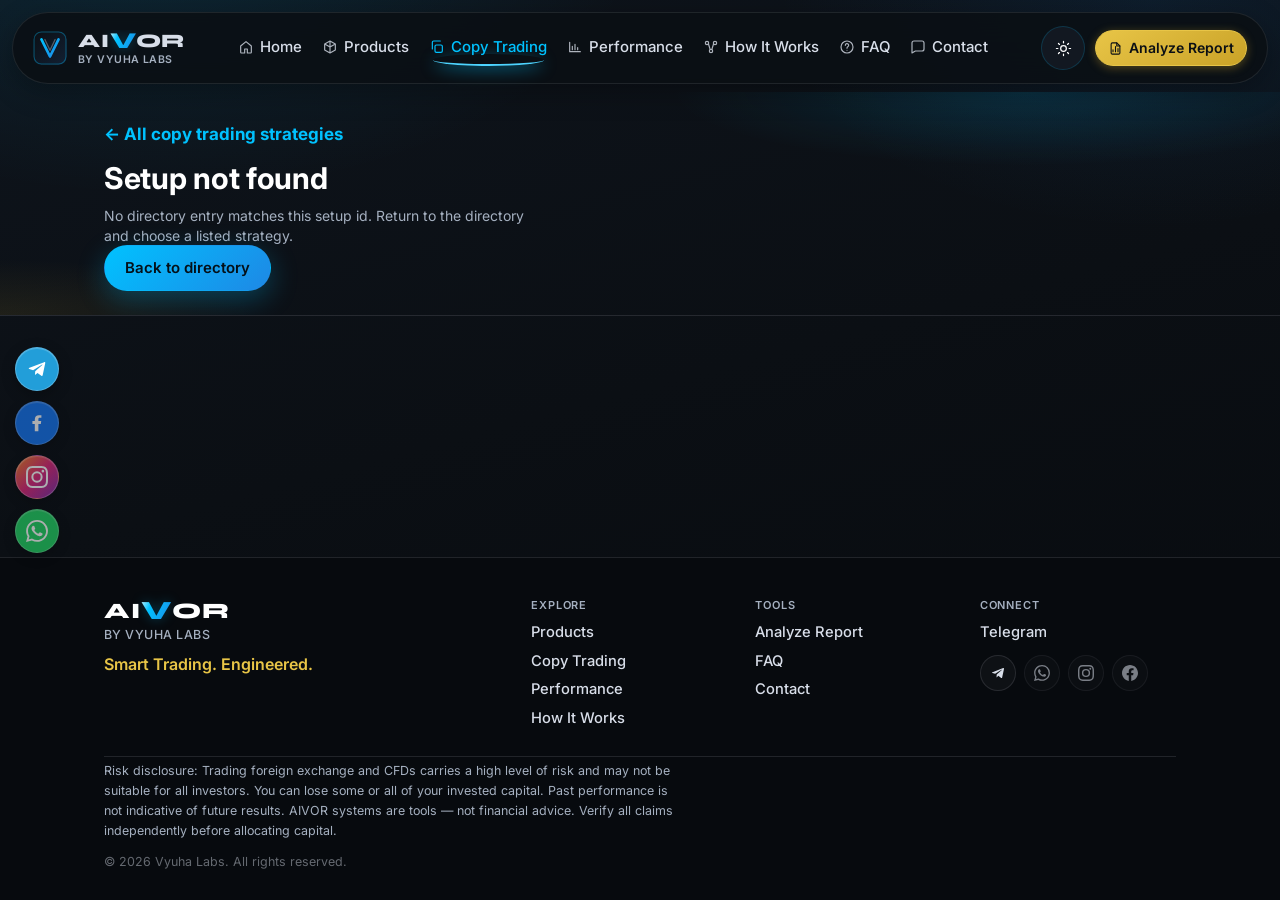
<file: copy-trading-detail.html>
<!DOCTYPE html>
<html lang="en">
<head>
<meta charset="utf-8">
<meta name="viewport" content="width=device-width, initial-scale=1">
<script>
(function(){try{var k="aivor-theme",t=null;try{t=localStorage.getItem(k);}catch(e){}if(t!=="light"&&t!=="dark"){t="dark";}document.documentElement.setAttribute("data-theme",t);var m=document.querySelector('meta[name="theme-color"]');if(m)m.setAttribute("content",t==="light"?"#F7FAFC":"#0B0F14");}catch(e){document.documentElement.setAttribute("data-theme","dark");}})();
</script>
<title>Copy Trading Details &middot; AIVOR by Vyuha Labs</title>
<meta name="description" content="Setup details for an AIVOR copy-trading strategy: broker, account, instruments, verified metrics, and fees.">
<meta name="theme-color" content="#0B0F14">
<link rel="canonical" href="copy-trading-detail.html">
<link rel="preconnect" href="https://fonts.googleapis.com">
<link rel="preconnect" href="https://fonts.gstatic.com" crossorigin>
<link href="https://fonts.googleapis.com/css2?family=Inter:wght@400;500;600;700;800&family=Syne:wght@600;700;800&display=swap" rel="stylesheet">
<link rel="icon" href="assets/favicon.svg" type="image/svg+xml">
<link rel="stylesheet" href="css/site.css">
</head>
<body class="page-copy page-copy-detail">
<a class="skip-link" href="#main">Skip to content</a>

<header class="site-header">
  <div class="inner">
    <a class="logo" href="index.html" aria-label="AIVOR home">
      <img src="assets/favicon.svg" alt="" class="logo-mark" width="32" height="32">
      <span class="word">
        <strong data-aivor-mark data-aivor-size="nav">AIVOR</strong>
        <span>BY VYUHA LABS</span>
      </span>
    </a>
    <nav class="nav" id="site-nav" aria-label="Primary">
      <div class="nav-links">
        <a href="index.html" data-nav="index.html">Home</a>
        <a href="products.html" data-nav="products.html">Products</a>
        <a href="copy-trading.html" data-nav="copy-trading.html" aria-current="page">Copy Trading</a>
        <a href="performance.html" data-nav="performance.html">Performance</a>
        <a href="how-it-works.html" data-nav="how-it-works.html">How It Works</a>
        <a href="faq.html" data-nav="faq.html">FAQ</a>
        <a href="contact.html" data-nav="contact.html">Contact</a>
      </div>
    </nav>
    <div class="header-actions">
      <a class="nav-cta" href="analyze.html" data-nav="analyze.html">Analyze Report</a>
    </div>
    <button class="nav-toggle" type="button" aria-label="Open menu" aria-expanded="false" aria-controls="site-nav">
      <span aria-hidden="true"></span><span aria-hidden="true"></span><span aria-hidden="true"></span>
    </button>
  </div>
</header>

<main id="main">
  <header class="page-hero page-hero--copy page-hero--compact">
    <div class="section-inner">
      <p class="ctd-back"><a href="copy-trading.html">&larr; All copy trading strategies</a></p>
      <div id="ctd-detail-missing" class="ctd-missing" hidden>
        <h1>Setup not found</h1>
        <p class="page-lead">No directory entry matches this setup id. Return to the directory and choose a listed strategy.</p>
        <a class="btn btn-primary" href="copy-trading.html">Back to directory</a>
      </div>
    </div>
  </header>

  <section class="section section-ctd-detail" id="ctd-detail" aria-labelledby="ctd-d-title" hidden>
    <div class="section-inner">
      <div class="ctd-detail-hero reveal">
        <div class="ctd-detail-hero-text">
          <p class="eyebrow">Setup details</p>
          <h1 id="ctd-d-title"></h1>
          <p class="ctd-d-id" id="ctd-d-strategy-id"></p>
          <span id="ctd-d-status" class="ctd-status"></span>
        </div>
        <div class="ctd-detail-cta">
          <a class="btn btn-primary btn-lg" id="ctd-d-copy" href="#">Copy Strategy</a>
          <a class="btn btn-ghost" href="copy-trading.html">Directory</a>
        </div>
      </div>

      <p class="ctd-d-summary reveal" id="ctd-d-summary"></p>

      <div class="ctd-detail-grid reveal">
        <article class="ct-detail">
          <h3>Broker</h3>
          <p id="ctd-d-broker"></p>
        </article>
        <article class="ct-detail">
          <h3>Platform</h3>
          <p id="ctd-d-platform"></p>
        </article>
        <article class="ct-detail">
          <h3>Account type</h3>
          <p id="ctd-d-account"></p>
        </article>
        <article class="ct-detail">
          <h3>Instruments</h3>
          <p id="ctd-d-instruments"></p>
        </article>
        <article class="ct-detail">
          <h3>Trading style</h3>
          <p id="ctd-d-style"></p>
        </article>
        <article class="ct-detail">
          <h3>Performance</h3>
          <p id="ctd-d-perf"></p>
        </article>
        <article class="ct-detail">
          <h3>Risk / drawdown</h3>
          <p id="ctd-d-risk"></p>
        </article>
      </div>

      <div class="ct-panel glass-panel reveal">
        <p class="ct-kicker">Performance insight</p>
        <h2>Verified metrics</h2>
        <p id="ctd-d-insight"></p>
        <p class="ctd-disclaimer">Past performance is not indicative of future results. Always confirm figures on the broker profile for the period shown there.</p>
      </div>

      <div class="ct-fees-grid reveal">
        <article class="ct-fee-card">
          <h3>Provider fee</h3>
          <p id="ctd-d-fee-provider"></p>
        </article>
        <article class="ct-fee-card">
          <h3>Broker costs</h3>
          <p id="ctd-d-fee-broker"></p>
        </article>
      </div>
      <p class="ct-fee-note ctd-fee-note reveal" id="ctd-d-fee-note"></p>

      <div class="ctd-howto reveal">
        <h2>How to copy</h2>
        <ol id="ctd-d-howto"></ol>
        <ul class="ctd-notes" id="ctd-d-notes" hidden></ul>
      </div>
    </div>
  </section>
</main>

<footer class="site-footer">
  <div class="footer-inner">
    <div class="footer-grid">
      <div class="footer-brand">
        <strong data-aivor-mark data-aivor-size="footer">AIVOR</strong>
        <span>by Vyuha Labs</span>
        <p class="footer-tag">Smart Trading. Engineered.</p>
      </div>
      <nav class="footer-nav" aria-label="Footer">
        <div class="footer-nav__col">
          <p class="footer-nav__heading">Explore</p>
          <a href="products.html">Products</a>
          <a href="copy-trading.html">Copy Trading</a>
          <a href="performance.html">Performance</a>
          <a href="how-it-works.html">How It Works</a>
        </div>
        <div class="footer-nav__col">
          <p class="footer-nav__heading">Tools</p>
          <a href="analyze.html">Analyze Report</a>
          <a href="faq.html">FAQ</a>
          <a href="contact.html">Contact</a>
        </div>
        <div class="footer-nav__col">
          <p class="footer-nav__heading">Connect</p>
          <a data-config-url="TELEGRAM_CONTACT_URL">Telegram</a>
          <div class="footer-social" aria-label="Social media">
            <a class="footer-social__link" data-config-url="TELEGRAM_CONTACT_URL" aria-label="Telegram" href="#">
              <svg viewBox="0 0 24 24" aria-hidden="true" focusable="false"><path fill="currentColor" d="M9.78 18.65l.28-4.23 7.68-6.92c.34-.31-.07-.46-.52-.19L7.74 13.3 3.64 12c-.88-.25-.89-.86.2-1.3l15.97-6.16c.73-.33 1.43.18 1.15 1.3l-2.72 12.81c-.19.91-.74 1.13-1.5.71L12.6 16.3l-2.82 2.35z"/></svg>
            </a>
            <a class="footer-social__link" data-config-url="WHATSAPP_URL" aria-label="WhatsApp" href="#">
              <svg viewBox="0 0 24 24" aria-hidden="true" focusable="false"><path fill="currentColor" d="M17.472 14.382c-.297-.149-1.758-.867-2.03-.967-.273-.099-.471-.148-.67.15-.197.297-.767.966-.94 1.164-.173.199-.347.223-.644.075-.297-.15-1.255-.463-2.39-1.475-.883-.788-1.48-1.761-1.653-2.059-.173-.297-.018-.458.13-.606.134-.133.298-.347.446-.52.149-.174.198-.298.298-.497.099-.198.05-.371-.025-.52-.075-.149-.669-1.612-.916-2.207-.242-.579-.487-.5-.669-.51-.173-.008-.371-.01-.57-.01-.198 0-.52.074-.792.372-.272.297-1.04 1.016-1.04 2.479 0 1.462 1.065 2.875 1.213 3.074.149.198 2.096 3.2 5.077 4.487.709.306 1.262.489 1.694.625.712.227 1.36.195 1.871.118.571-.085 1.758-.719 2.006-1.413.248-.694.248-1.289.173-1.413-.074-.124-.272-.198-.57-.347m-5.421 7.403h-.004a9.87 9.87 0 01-5.031-1.378l-.361-.214-3.741.982.998-3.648-.235-.374a9.86 9.86 0 01-1.51-5.26c.001-5.45 4.436-9.884 9.888-9.884 2.64 0 5.122 1.03 6.988 2.898a9.825 9.825 0 012.893 6.994c-.003 5.45-4.435 9.884-9.85 9.884m8.413-18.297A11.815 11.815 0 0012.05 0C5.495 0 .16 5.335.157 11.892c0 2.096.547 4.142 1.588 5.945L.057 24l6.305-1.654a11.882 11.882 0 005.683 1.448h.005c6.554 0 11.89-5.335 11.893-11.893a11.821 11.821 0 00-3.48-8.413z"/></svg>
            </a>
            <a class="footer-social__link" data-config-url="INSTAGRAM_URL" aria-label="Instagram" href="#">
              <svg viewBox="0 0 24 24" aria-hidden="true" focusable="false"><path fill="currentColor" d="M12 2.163c3.204 0 3.584.012 4.85.07 3.252.148 4.771 1.691 4.919 4.919.058 1.265.069 1.645.069 4.849 0 3.205-.012 3.584-.069 4.849-.149 3.225-1.664 4.771-4.919 4.919-1.266.058-1.644.07-4.85.07-3.204 0-3.584-.012-4.849-.07-3.26-.149-4.771-1.699-4.919-4.92-.058-1.265-.07-1.644-.07-4.849 0-3.204.013-3.583.07-4.849.149-3.227 1.664-4.771 4.919-4.919 1.266-.057 1.645-.069 4.849-.069zM12 0C8.741 0 8.333.014 7.053.072 2.695.272.273 2.69.073 7.052.014 8.333 0 8.741 0 12c0 3.259.014 3.668.072 4.948.2 4.358 2.618 6.78 6.98 6.98C8.333 23.986 8.741 24 12 24c3.259 0 3.668-.014 4.948-.072 4.354-.2 6.782-2.618 6.979-6.98.059-1.28.073-1.689.073-4.948 0-3.259-.014-3.667-.072-4.947-.196-4.354-2.617-6.78-6.979-6.98C15.668.014 15.259 0 12 0zm0 5.838a6.162 6.162 0 100 12.324 6.162 6.162 0 000-12.324zM12 16a4 4 0 110-8 4 4 0 010 8zm6.406-11.845a1.44 1.44 0 100 2.881 1.44 1.44 0 000-2.881z"/></svg>
            </a>
            <a class="footer-social__link" data-config-url="FACEBOOK_URL" aria-label="Facebook" href="#">
              <svg viewBox="0 0 24 24" aria-hidden="true" focusable="false"><path fill="currentColor" d="M24 12.073c0-6.627-5.373-12-12-12s-12 5.373-12 12c0 5.99 4.388 10.954 10.125 11.854v-8.385H7.078v-3.47h3.047V9.43c0-3.007 1.792-4.669 4.533-4.669 1.312 0 2.686.235 2.686.235v2.953H15.83c-1.491 0-1.956.925-1.956 1.874v2.25h3.328l-.532 3.47h-2.796v8.385C19.612 23.027 24 18.062 24 12.073z"/></svg>
            </a>
          </div>
        </div>
      </nav>
    </div>
    <div class="footer-meta">
      <p class="risk-disclosure">
        Risk disclosure: Trading foreign exchange and CFDs carries a high level of risk and may not be suitable for all investors. You can lose some or all of your invested capital. Past performance is not indicative of future results. AIVOR systems are tools &mdash; not financial advice. Verify all claims independently before allocating capital.
      </p>
      <p class="copyright">&copy; <span data-year>2026</span> Vyuha Labs. All rights reserved.</p>
    </div>
  </div>
</footer>

<script src="js/config.js"></script>
<script src="js/copy-trading-data.js"></script>
<script src="js/wordmark.js"></script>
<script src="js/theme.js"></script>
<script src="js/nav.js"></script>
<script src="js/site.js"></script>
<script src="js/copy-trading.js"></script>
</body>
</html>
</file>
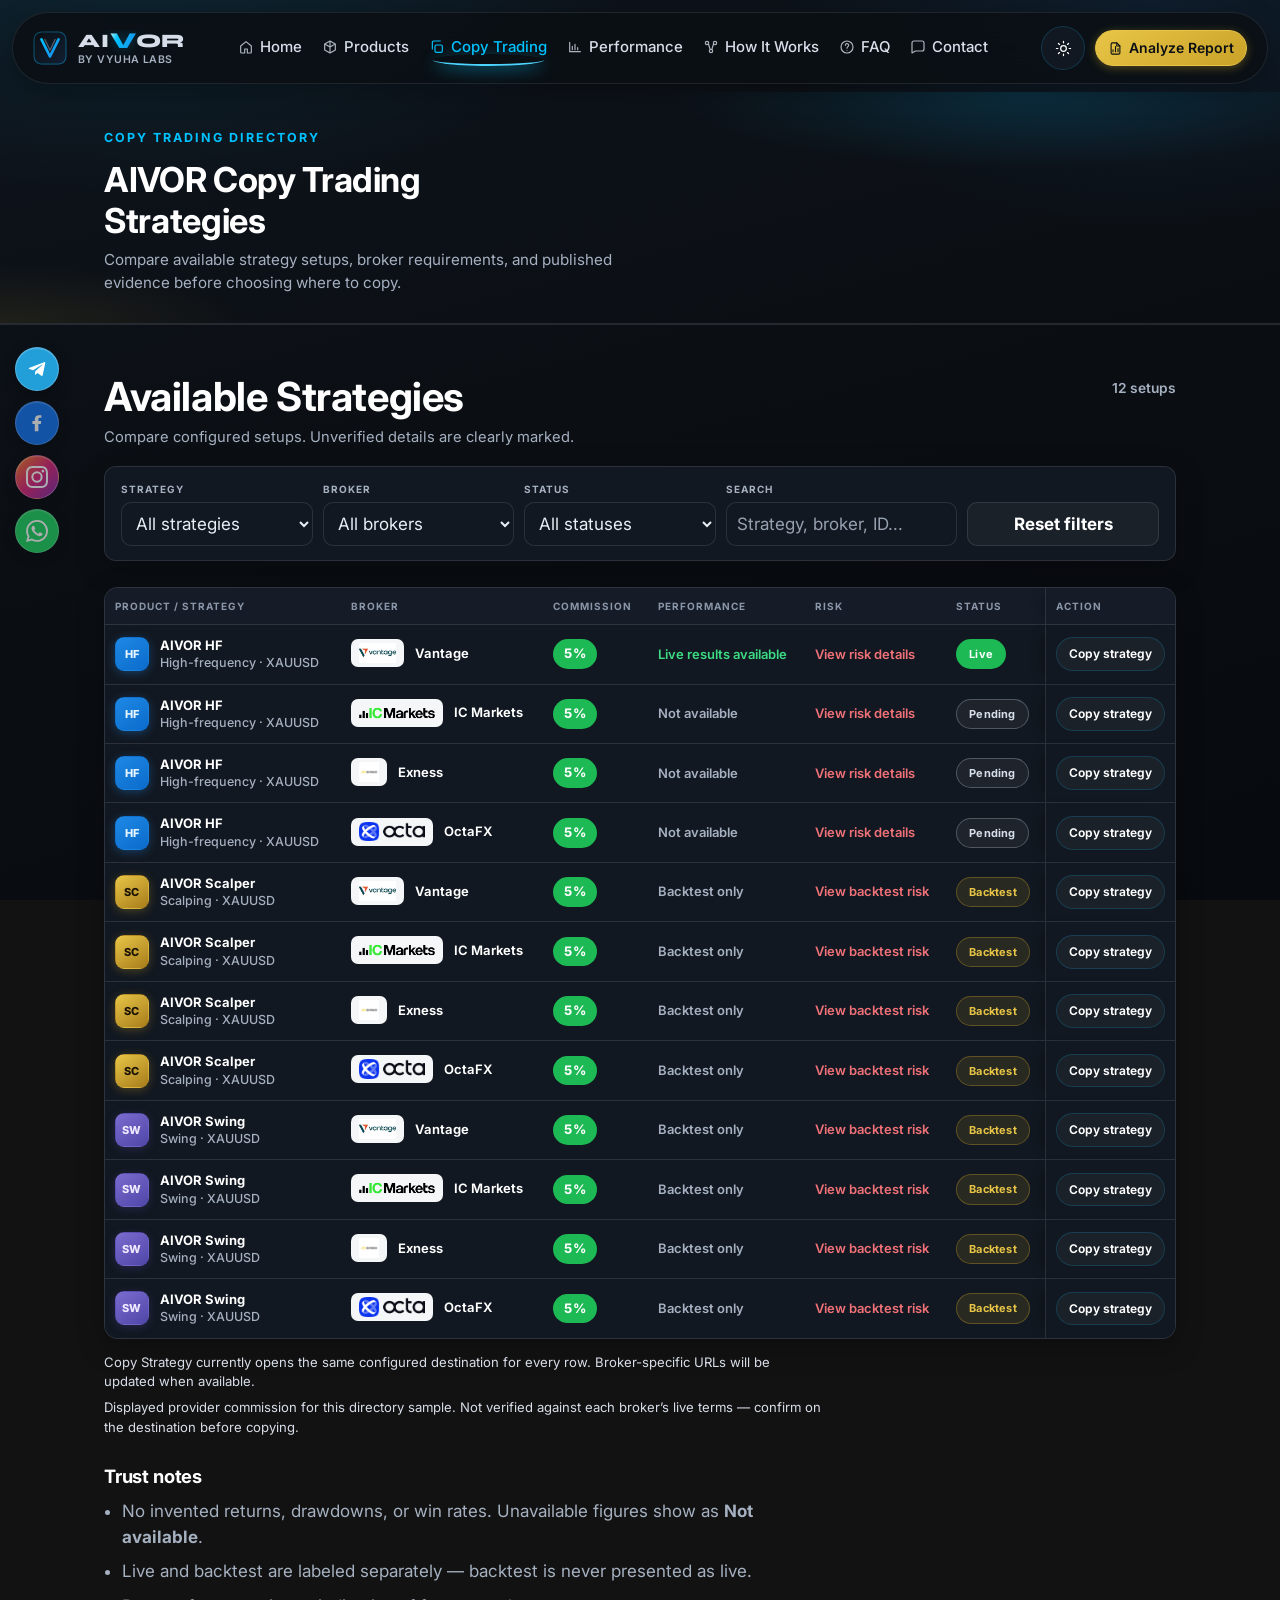
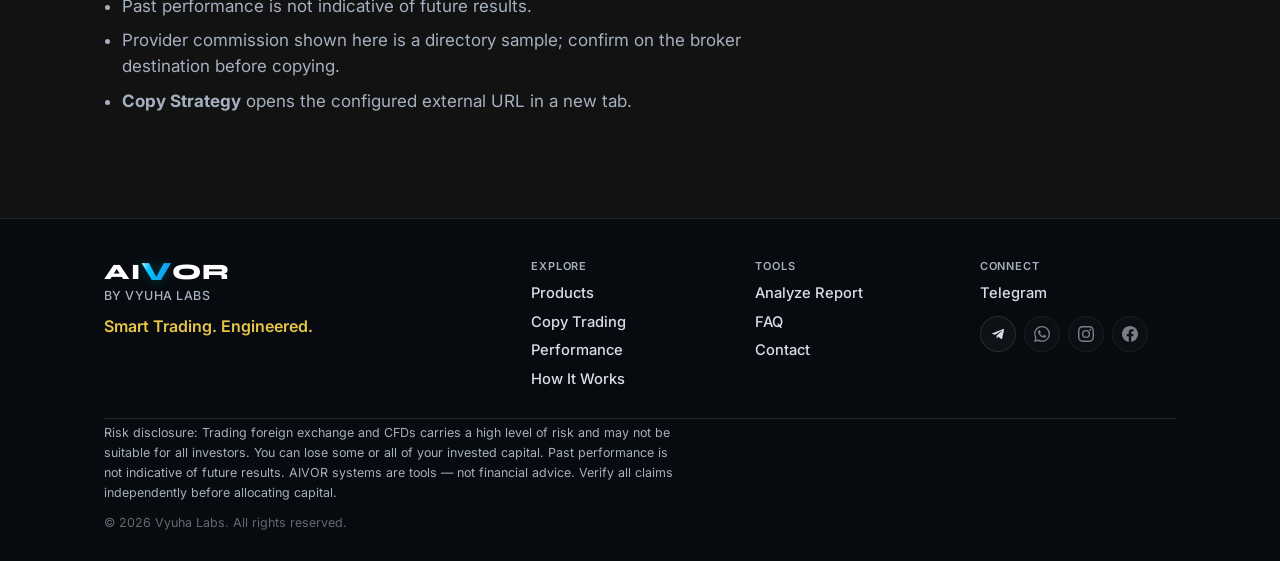
<file: copy-trading.html>
<!DOCTYPE html>
<html lang="en">
<head>
<meta charset="utf-8">
<meta name="viewport" content="width=device-width, initial-scale=1">
<script>
(function(){try{var k="aivor-theme",t=null;try{t=localStorage.getItem(k);}catch(e){}if(t!=="light"&&t!=="dark"){t="dark";}document.documentElement.setAttribute("data-theme",t);var m=document.querySelector('meta[name="theme-color"]');if(m)m.setAttribute("content",t==="light"?"#F7FAFC":"#0B0F14");}catch(e){document.documentElement.setAttribute("data-theme","dark");}})();
</script>
<title>Copy Trading &middot; AIVOR by Vyuha Labs</title>
<meta name="description" content="Explore AIVOR copy-trading strategies and compare broker setups before copying. Filter by product, broker, and status.">
<meta name="theme-color" content="#0B0F14">
<link rel="canonical" href="copy-trading.html">
<link rel="preconnect" href="https://fonts.googleapis.com">
<link rel="preconnect" href="https://fonts.gstatic.com" crossorigin>
<link href="https://fonts.googleapis.com/css2?family=Inter:wght@400;500;600;700;800&family=Syne:wght@600;700;800&display=swap" rel="stylesheet">
<link rel="icon" href="assets/favicon.svg" type="image/svg+xml">
<link rel="stylesheet" href="css/site.css">
</head>
<body class="page-copy page-copy-directory">
<a class="skip-link" href="#main">Skip to content</a>

<header class="site-header">
  <div class="inner">
    <a class="logo" href="index.html" aria-label="AIVOR home">
      <img src="assets/favicon.svg" alt="" class="logo-mark" width="32" height="32">
      <span class="word">
        <strong data-aivor-mark data-aivor-size="nav">AIVOR</strong>
        <span>BY VYUHA LABS</span>
      </span>
    </a>
    <nav class="nav" id="site-nav" aria-label="Primary">
      <div class="nav-links">
        <a href="index.html" data-nav="index.html">Home</a>
        <a href="products.html" data-nav="products.html">Products</a>
        <a href="copy-trading.html" data-nav="copy-trading.html" aria-current="page">Copy Trading</a>
        <a href="performance.html" data-nav="performance.html">Performance</a>
        <a href="how-it-works.html" data-nav="how-it-works.html">How It Works</a>
        <a href="faq.html" data-nav="faq.html">FAQ</a>
        <a href="contact.html" data-nav="contact.html">Contact</a>
      </div>
    </nav>
    <div class="header-actions">
      <a class="nav-cta" href="analyze.html" data-nav="analyze.html">Analyze Report</a>
    </div>
    <button class="nav-toggle" type="button" aria-label="Open menu" aria-expanded="false" aria-controls="site-nav">
      <span aria-hidden="true"></span><span aria-hidden="true"></span><span aria-hidden="true"></span>
    </button>
  </div>
</header>

<main id="main">
  <header class="page-hero page-hero--copy page-hero--compact">
    <div class="section-inner">
      <p class="eyebrow">Copy Trading Directory</p>
      <h1>AIVOR Copy Trading Strategies</h1>
      <p class="page-lead">Compare available strategy setups, broker requirements, and published evidence before choosing where to copy.</p>
    </div>
  </header>

  <section class="section section-ctd" aria-labelledby="ctd-dir-title">
    <div class="section-inner">
      <div class="ctd-toolbar reveal">
        <div class="ctd-toolbar-top">
          <div class="ctd-toolbar-intro">
            <h2 id="ctd-dir-title" class="ctd-toolbar-title">Available Strategies</h2>
            <p class="ctd-toolbar-lead">Compare configured setups. Unverified details are clearly marked.</p>
          </div>
          <p class="ctd-count" id="ctd-count" aria-live="polite"></p>
        </div>
        <form class="filters ctd-filters" id="ctd-filters" onsubmit="return false;">
          <div class="field">
            <label for="ctd-filter-product">Strategy</label>
            <select id="ctd-filter-product"></select>
          </div>
          <div class="field">
            <label for="ctd-filter-broker">Broker</label>
            <select id="ctd-filter-broker"></select>
          </div>
          <div class="field">
            <label for="ctd-filter-status">Status</label>
            <select id="ctd-filter-status"></select>
          </div>
          <div class="field grow">
            <label for="ctd-search">Search</label>
            <input type="search" id="ctd-search" placeholder="Strategy, broker, ID..." autocomplete="off">
          </div>
          <div class="field ctd-reset-field">
            <label class="visually-hidden" for="ctd-reset">Reset filters</label>
            <button type="button" class="reset ctd-reset" id="ctd-reset">Reset filters</button>
          </div>
        </form>
      </div>

      <div class="ctd-table-wrap reveal" role="region" aria-label="Copy trading setups table" tabindex="0">
        <table class="ctd-table">
          <thead>
            <tr>
              <th scope="col">Product / Strategy</th>
              <th scope="col">Broker</th>
              <th scope="col">Commission</th>
              <th scope="col">Performance</th>
              <th scope="col">Risk</th>
              <th scope="col">Status</th>
              <th scope="col">Action</th>
            </tr>
          </thead>
          <tbody id="ctd-tbody"></tbody>
        </table>
      </div>
      <div class="ctd-cards reveal" id="ctd-cards" role="list" aria-label="Copy trading setups"></div>

      <p class="ctd-url-note" id="ctd-url-note" role="note"></p>
      <p class="ctd-fee-sample-note" id="ctd-fee-sample-note" role="note"></p>

      <aside class="ctd-trust reveal" aria-labelledby="ctd-trust-title">
        <h2 id="ctd-trust-title">Trust notes</h2>
        <ul>
          <li>No invented returns, drawdowns, or win rates. Unavailable figures show as <strong>Not available</strong>.</li>
          <li>Live and backtest are labeled separately — backtest is never presented as live.</li>
          <li>Past performance is not indicative of future results.</li>
          <li>Provider commission shown here is a directory sample; confirm on the broker destination before copying.</li>
          <li><strong>Copy Strategy</strong> opens the configured external URL in a new tab.</li>
        </ul>
      </aside>
    </div>
  </section>
</main>

<footer class="site-footer">
  <div class="footer-inner">
    <div class="footer-grid">
      <div class="footer-brand">
        <strong data-aivor-mark data-aivor-size="footer">AIVOR</strong>
        <span>by Vyuha Labs</span>
        <p class="footer-tag">Smart Trading. Engineered.</p>
      </div>
      <nav class="footer-nav" aria-label="Footer">
        <div class="footer-nav__col">
          <p class="footer-nav__heading">Explore</p>
          <a href="products.html">Products</a>
          <a href="copy-trading.html">Copy Trading</a>
          <a href="performance.html">Performance</a>
          <a href="how-it-works.html">How It Works</a>
        </div>
        <div class="footer-nav__col">
          <p class="footer-nav__heading">Tools</p>
          <a href="analyze.html">Analyze Report</a>
          <a href="faq.html">FAQ</a>
          <a href="contact.html">Contact</a>
        </div>
        <div class="footer-nav__col">
          <p class="footer-nav__heading">Connect</p>
          <a data-config-url="TELEGRAM_CONTACT_URL">Telegram</a>
          <div class="footer-social" aria-label="Social media">
            <a class="footer-social__link" data-config-url="TELEGRAM_CONTACT_URL" aria-label="Telegram" href="#">
              <svg viewBox="0 0 24 24" aria-hidden="true" focusable="false"><path fill="currentColor" d="M9.78 18.65l.28-4.23 7.68-6.92c.34-.31-.07-.46-.52-.19L7.74 13.3 3.64 12c-.88-.25-.89-.86.2-1.3l15.97-6.16c.73-.33 1.43.18 1.15 1.3l-2.72 12.81c-.19.91-.74 1.13-1.5.71L12.6 16.3l-2.82 2.35z"/></svg>
            </a>
            <a class="footer-social__link" data-config-url="WHATSAPP_URL" aria-label="WhatsApp" href="#">
              <svg viewBox="0 0 24 24" aria-hidden="true" focusable="false"><path fill="currentColor" d="M17.472 14.382c-.297-.149-1.758-.867-2.03-.967-.273-.099-.471-.148-.67.15-.197.297-.767.966-.94 1.164-.173.199-.347.223-.644.075-.297-.15-1.255-.463-2.39-1.475-.883-.788-1.48-1.761-1.653-2.059-.173-.297-.018-.458.13-.606.134-.133.298-.347.446-.52.149-.174.198-.298.298-.497.099-.198.05-.371-.025-.52-.075-.149-.669-1.612-.916-2.207-.242-.579-.487-.5-.669-.51-.173-.008-.371-.01-.57-.01-.198 0-.52.074-.792.372-.272.297-1.04 1.016-1.04 2.479 0 1.462 1.065 2.875 1.213 3.074.149.198 2.096 3.2 5.077 4.487.709.306 1.262.489 1.694.625.712.227 1.36.195 1.871.118.571-.085 1.758-.719 2.006-1.413.248-.694.248-1.289.173-1.413-.074-.124-.272-.198-.57-.347m-5.421 7.403h-.004a9.87 9.87 0 01-5.031-1.378l-.361-.214-3.741.982.998-3.648-.235-.374a9.86 9.86 0 01-1.51-5.26c.001-5.45 4.436-9.884 9.888-9.884 2.64 0 5.122 1.03 6.988 2.898a9.825 9.825 0 012.893 6.994c-.003 5.45-4.435 9.884-9.85 9.884m8.413-18.297A11.815 11.815 0 0012.05 0C5.495 0 .16 5.335.157 11.892c0 2.096.547 4.142 1.588 5.945L.057 24l6.305-1.654a11.882 11.882 0 005.683 1.448h.005c6.554 0 11.89-5.335 11.893-11.893a11.821 11.821 0 00-3.48-8.413z"/></svg>
            </a>
            <a class="footer-social__link" data-config-url="INSTAGRAM_URL" aria-label="Instagram" href="#">
              <svg viewBox="0 0 24 24" aria-hidden="true" focusable="false"><path fill="currentColor" d="M12 2.163c3.204 0 3.584.012 4.85.07 3.252.148 4.771 1.691 4.919 4.919.058 1.265.069 1.645.069 4.849 0 3.205-.012 3.584-.069 4.849-.149 3.225-1.664 4.771-4.919 4.919-1.266.058-1.644.07-4.85.07-3.204 0-3.584-.012-4.849-.07-3.26-.149-4.771-1.699-4.919-4.92-.058-1.265-.07-1.644-.07-4.849 0-3.204.013-3.583.07-4.849.149-3.227 1.664-4.771 4.919-4.919 1.266-.057 1.645-.069 4.849-.069zM12 0C8.741 0 8.333.014 7.053.072 2.695.272.273 2.69.073 7.052.014 8.333 0 8.741 0 12c0 3.259.014 3.668.072 4.948.2 4.358 2.618 6.78 6.98 6.98C8.333 23.986 8.741 24 12 24c3.259 0 3.668-.014 4.948-.072 4.354-.2 6.782-2.618 6.979-6.98.059-1.28.073-1.689.073-4.948 0-3.259-.014-3.667-.072-4.947-.196-4.354-2.617-6.78-6.979-6.98C15.668.014 15.259 0 12 0zm0 5.838a6.162 6.162 0 100 12.324 6.162 6.162 0 000-12.324zM12 16a4 4 0 110-8 4 4 0 010 8zm6.406-11.845a1.44 1.44 0 100 2.881 1.44 1.44 0 000-2.881z"/></svg>
            </a>
            <a class="footer-social__link" data-config-url="FACEBOOK_URL" aria-label="Facebook" href="#">
              <svg viewBox="0 0 24 24" aria-hidden="true" focusable="false"><path fill="currentColor" d="M24 12.073c0-6.627-5.373-12-12-12s-12 5.373-12 12c0 5.99 4.388 10.954 10.125 11.854v-8.385H7.078v-3.47h3.047V9.43c0-3.007 1.792-4.669 4.533-4.669 1.312 0 2.686.235 2.686.235v2.953H15.83c-1.491 0-1.956.925-1.956 1.874v2.25h3.328l-.532 3.47h-2.796v8.385C19.612 23.027 24 18.062 24 12.073z"/></svg>
            </a>
          </div>
        </div>
      </nav>
    </div>
    <div class="footer-meta">
      <p class="risk-disclosure">
        Risk disclosure: Trading foreign exchange and CFDs carries a high level of risk and may not be suitable for all investors. You can lose some or all of your invested capital. Past performance is not indicative of future results. AIVOR systems are tools &mdash; not financial advice. Verify all claims independently before allocating capital.
      </p>
      <p class="copyright">&copy; <span data-year>2026</span> Vyuha Labs. All rights reserved.</p>
    </div>
  </div>
</footer>

<script src="js/config.js"></script>
<script src="js/copy-trading-data.js"></script>
<script src="js/wordmark.js"></script>
<script src="js/theme.js"></script>
<script src="js/nav.js"></script>
<script src="js/site.js"></script>
<script src="js/copy-trading.js"></script>
</body>
</html>
</file>
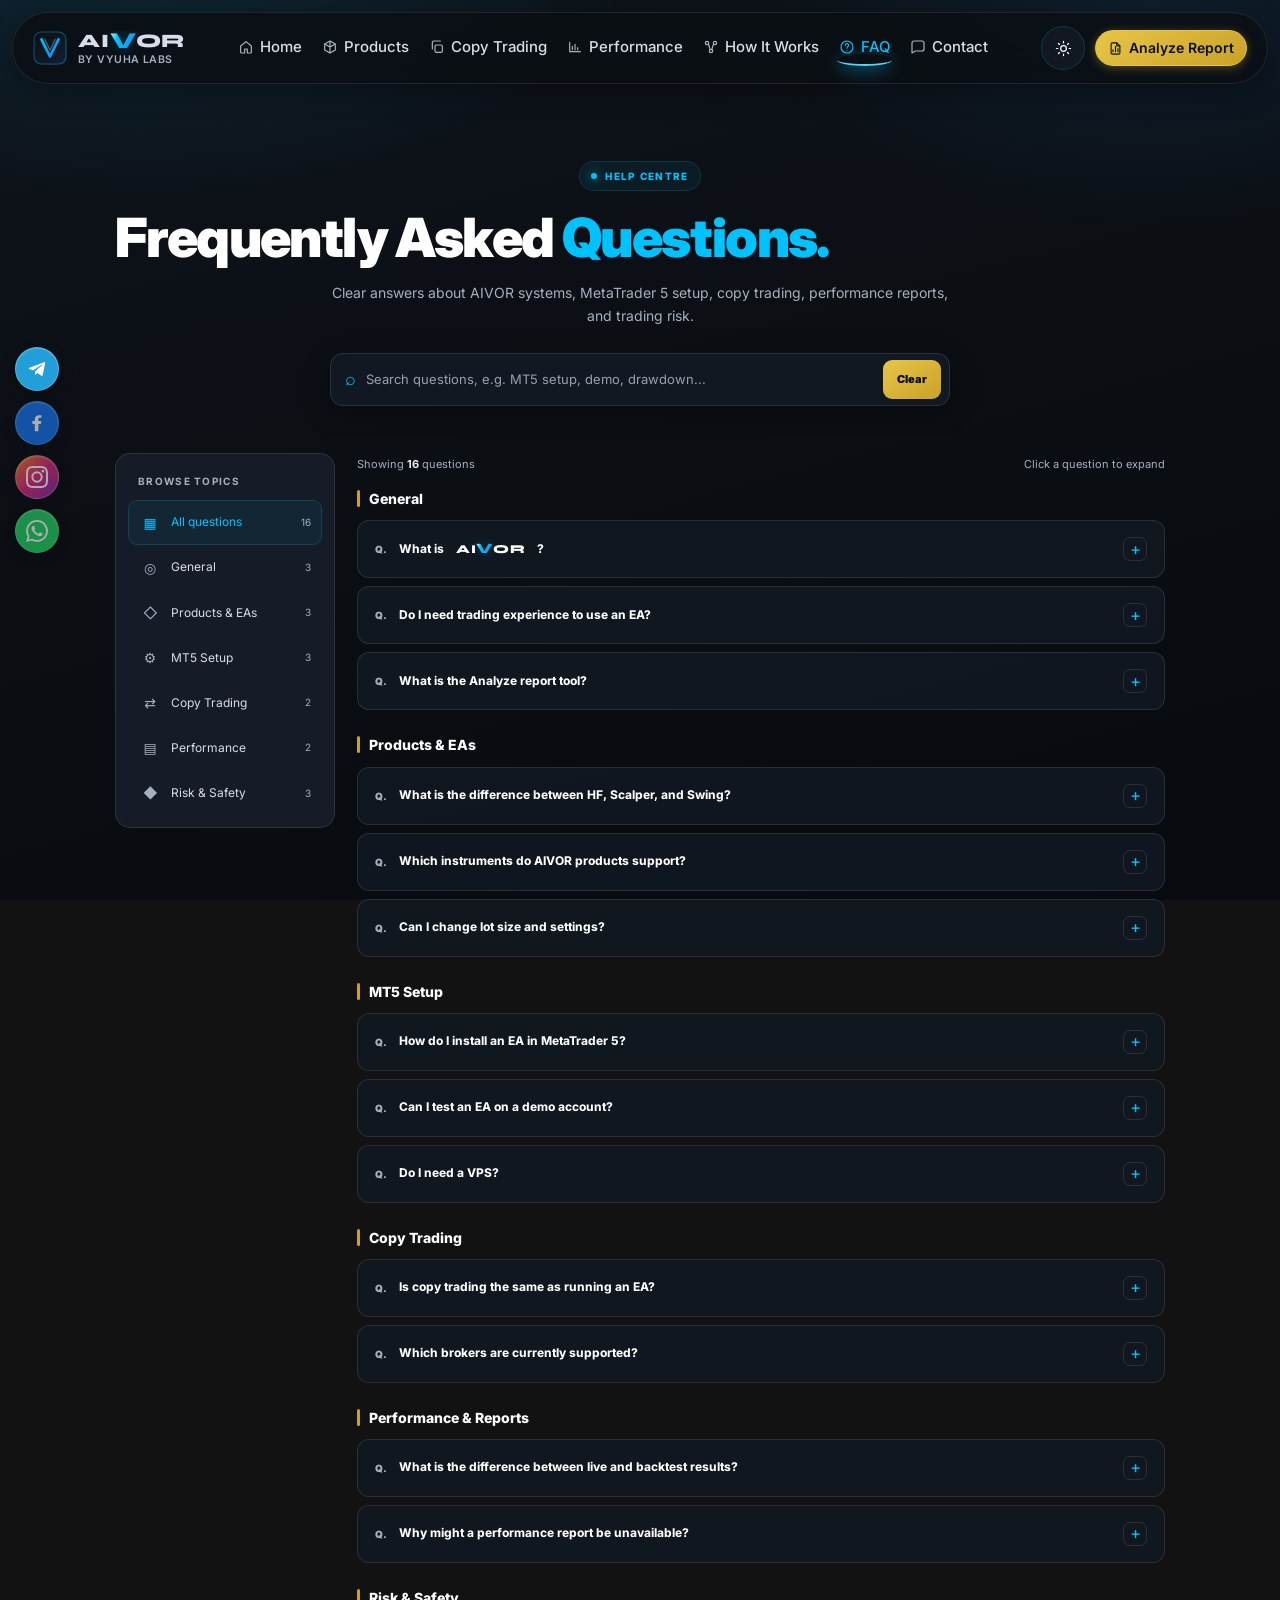
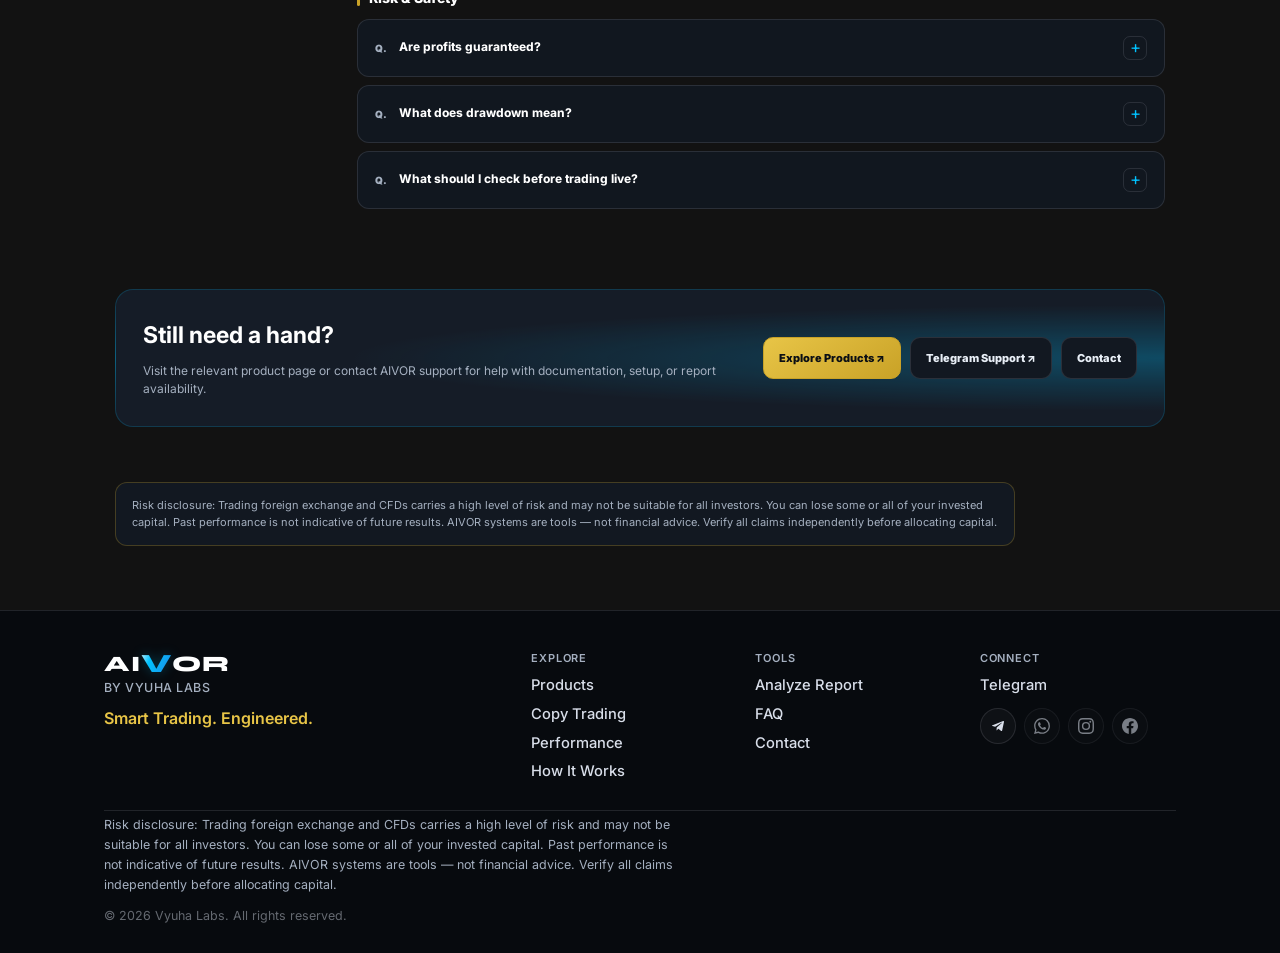
<file: faq.html>
<!DOCTYPE html>
<html lang="en">
<head>
<meta charset="utf-8">
<meta name="viewport" content="width=device-width, initial-scale=1">
<script>
(function(){try{var k="aivor-theme",t=null;try{t=localStorage.getItem(k);}catch(e){}if(t!=="light"&&t!=="dark"){t="dark";}document.documentElement.setAttribute("data-theme",t);var m=document.querySelector('meta[name="theme-color"]');if(m)m.setAttribute("content",t==="light"?"#F7FAFC":"#0B0F14");}catch(e){document.documentElement.setAttribute("data-theme","dark");}})();
</script>
<title>FAQ &middot; AIVOR by Vyuha Labs</title>
<meta name="description" content="Frequently asked questions about AIVOR systems, MetaTrader 5 setup, copy trading, performance reports, and trading risk.">
<meta name="theme-color" content="#0B0F14">
<link rel="canonical" href="faq.html">
<link rel="preconnect" href="https://fonts.googleapis.com">
<link rel="preconnect" href="https://fonts.gstatic.com" crossorigin>
<link href="https://fonts.googleapis.com/css2?family=Inter:wght@400;500;600;700;800&family=Syne:wght@600;700;800&display=swap" rel="stylesheet">
<link rel="icon" href="assets/favicon.svg" type="image/svg+xml">
<link rel="stylesheet" href="css/site.css">
<link rel="stylesheet" href="css/faq.css">
</head>
<body class="page-faq">
<a class="skip-link" href="#main">Skip to content</a>

<header class="site-header">
  <div class="inner">
    <a class="logo" href="index.html" aria-label="AIVOR home">
      <img src="assets/favicon.svg" alt="" class="logo-mark" width="32" height="32">
      <span class="word">
        <strong data-aivor-mark data-aivor-size="nav">AIVOR</strong>
        <span>BY VYUHA LABS</span>
      </span>
    </a>
    <nav class="nav" id="site-nav" aria-label="Primary">
      <div class="nav-links">
        <a href="index.html" data-nav="index.html">Home</a>
        <a href="products.html" data-nav="products.html">Products</a>
        <a href="copy-trading.html" data-nav="copy-trading.html">Copy Trading</a>
        <a href="performance.html" data-nav="performance.html">Performance</a>
        <a href="how-it-works.html" data-nav="how-it-works.html">How It Works</a>
        <a href="faq.html" data-nav="faq.html">FAQ</a>
        <a href="contact.html" data-nav="contact.html">Contact</a>
      </div>
    </nav>
    <div class="header-actions">
      <a class="nav-cta" href="analyze.html" data-nav="analyze.html">Analyze Report</a>
    </div>
    <button class="nav-toggle" type="button" aria-label="Open menu" aria-expanded="false" aria-controls="site-nav">
      <span aria-hidden="true"></span><span aria-hidden="true"></span><span aria-hidden="true"></span>
    </button>
  </div>
</header>

<main id="main">
  <div class="faq-wrap">
    <header class="page-hero faq-hero" id="top">
      <p class="faq-eyebrow">Help centre</p>
      <h1>Frequently Asked <span>Questions.</span></h1>
      <p class="faq-hero-lead">Clear answers about AIVOR systems, MetaTrader 5 setup, copy trading, performance reports, and trading risk.</p>
      <div class="faq-search" role="search">
        <span class="faq-search-icon" aria-hidden="true">&#8981;</span>
        <input id="faq-search" type="search" placeholder="Search questions, e.g. MT5 setup, demo, drawdown..." aria-label="Search frequently asked questions" autocomplete="off">
        <button class="faq-search-clear" id="faq-clear" type="button">Clear</button>
      </div>
    </header>

    <div class="faq-content">
      <aside class="faq-sidebar" aria-label="FAQ categories">
        <h2>Browse topics</h2>
        <button class="faq-cat is-active" type="button" data-category="all" aria-pressed="true"><span class="faq-cat-ico" aria-hidden="true">&#9638;</span>All questions<span class="faq-cat-count">16</span></button>
        <button class="faq-cat" type="button" data-category="general" aria-pressed="false"><span class="faq-cat-ico" aria-hidden="true">&#9678;</span>General<span class="faq-cat-count">3</span></button>
        <button class="faq-cat" type="button" data-category="products" aria-pressed="false"><span class="faq-cat-ico" aria-hidden="true">&#9671;</span>Products &amp; EAs<span class="faq-cat-count">3</span></button>
        <button class="faq-cat" type="button" data-category="setup" aria-pressed="false"><span class="faq-cat-ico" aria-hidden="true">&#9881;</span>MT5 Setup<span class="faq-cat-count">3</span></button>
        <button class="faq-cat" type="button" data-category="copy" aria-pressed="false"><span class="faq-cat-ico" aria-hidden="true">&#8644;</span>Copy Trading<span class="faq-cat-count">2</span></button>
        <button class="faq-cat" type="button" data-category="performance" aria-pressed="false"><span class="faq-cat-ico" aria-hidden="true">&#9636;</span>Performance<span class="faq-cat-count">2</span></button>
        <button class="faq-cat" type="button" data-category="risk" aria-pressed="false"><span class="faq-cat-ico" aria-hidden="true">&#9670;</span>Risk &amp; Safety<span class="faq-cat-count">3</span></button>
      </aside>

      <div class="faq-main">
        <div class="faq-result-line">
          <span id="faq-result-text">Showing <strong>16</strong> questions</span>
          <span>Click a question to expand</span>
        </div>

        <div id="faq-container">
          <section class="faq-group" data-group="general" aria-labelledby="faq-group-general">
            <h2 class="faq-group-title" id="faq-group-general">General</h2>
            <div class="faq-acc-list">
              <div class="faq-acc-item" data-category="general">
                <button class="faq-acc-q" type="button" aria-expanded="false" id="faq-q1" aria-controls="faq-a1">
                  <span class="faq-qmark" aria-hidden="true">Q.</span>
                  What is <span data-aivor-mark data-aivor-size="inline">AIVOR</span>?
                </button>
                <div class="faq-acc-a" id="faq-a1" role="region" aria-labelledby="faq-q1" hidden>
                  <p><span data-aivor-mark data-aivor-size="inline">AIVOR</span> is a suite of MetaTrader 5 expert advisors and related tools by Vyuha Labs (Artificial Intelligence for Vision, Optimisation &amp; Research). Each product can have different rules, settings, and report availability. Review the <a href="products.html">Products</a> page and the product documentation before use.</p>
                </div>
              </div>
              <div class="faq-acc-item" data-category="general">
                <button class="faq-acc-q" type="button" aria-expanded="false" id="faq-q2" aria-controls="faq-a2">
                  <span class="faq-qmark" aria-hidden="true">Q.</span>
                  Do I need trading experience to use an EA?
                </button>
                <div class="faq-acc-a" id="faq-a2" role="region" aria-labelledby="faq-q2" hidden>
                  <p>You should understand basics such as lot size, leverage, spread, equity, and drawdown before running an EA. Start on a demo account and learn how the strategy behaves before risking real money. See <a href="how-it-works.html">How It Works</a> for the recommended workflow.</p>
                </div>
              </div>
              <div class="faq-acc-item" data-category="general">
                <button class="faq-acc-q" type="button" aria-expanded="false" id="faq-q3" aria-controls="faq-a3">
                  <span class="faq-qmark" aria-hidden="true">Q.</span>
                  What is the Analyze report tool?
                </button>
                <div class="faq-acc-a" id="faq-a3" role="region" aria-labelledby="faq-q3" hidden>
                  <p>A browser-only utility on the <a href="analyze.html">Analyze</a> page that reads MetaTrader 5 Trade History or Strategy Tester Excel exports on your device. Files stay on your computer; nothing is uploaded to a server.</p>
                </div>
              </div>
            </div>
          </section>

          <section class="faq-group" data-group="products" aria-labelledby="faq-group-products">
            <h2 class="faq-group-title" id="faq-group-products">Products &amp; EAs</h2>
            <div class="faq-acc-list">
              <div class="faq-acc-item" data-category="products">
                <button class="faq-acc-q" type="button" aria-expanded="false" id="faq-q4" aria-controls="faq-a4">
                  <span class="faq-qmark" aria-hidden="true">Q.</span>
                  What is the difference between HF, Scalper, and Swing?
                </button>
                <div class="faq-acc-a" id="faq-a4" role="region" aria-labelledby="faq-q4" hidden>
                  <p>They are different trading styles on MetaTrader 5 (primarily XAUUSD). <strong>HF</strong> targets more frequent opportunities and currently has both live and backtest reports. <strong>Scalper</strong> targets shorter-term setups and <strong>Swing</strong> longer-hold trades; available reports for Scalper and Swing are backtests only. Names alone do not guarantee a holding time or outcome. Compare details on <a href="products.html">Products</a> and report types on <a href="performance.html">Performance</a>.</p>
                </div>
              </div>
              <div class="faq-acc-item" data-category="products">
                <button class="faq-acc-q" type="button" aria-expanded="false" id="faq-q5" aria-controls="faq-a5">
                  <span class="faq-qmark" aria-hidden="true">Q.</span>
                  Which instruments do AIVOR products support?
                </button>
                <div class="faq-acc-a" id="faq-a5" role="region" aria-labelledby="faq-q5" hidden>
                  <p>Check each product&rsquo;s supported symbols and your broker&rsquo;s symbol naming (suffixes can differ). Verify compatibility before attaching an EA to a chart. Current product specs are listed on <a href="products.html">Products</a>.</p>
                </div>
              </div>
              <div class="faq-acc-item" data-category="products">
                <button class="faq-acc-q" type="button" aria-expanded="false" id="faq-q6" aria-controls="faq-a6">
                  <span class="faq-qmark" aria-hidden="true">Q.</span>
                  Can I change lot size and settings?
                </button>
                <div class="faq-acc-a" id="faq-a6" role="region" aria-labelledby="faq-q6" hidden>
                  <p>Only change parameters the specific EA exposes and that you understand. Review the product manual and test changes on demo first. Increasing lot size can increase losses as well as potential gains.</p>
                </div>
              </div>
            </div>
          </section>

          <section class="faq-group" data-group="setup" aria-labelledby="faq-group-setup">
            <h2 class="faq-group-title" id="faq-group-setup">MT5 Setup</h2>
            <div class="faq-acc-list">
              <div class="faq-acc-item" data-category="setup">
                <button class="faq-acc-q" type="button" aria-expanded="false" id="faq-q7" aria-controls="faq-a7">
                  <span class="faq-qmark" aria-hidden="true">Q.</span>
                  How do I install an EA in MetaTrader 5?
                </button>
                <div class="faq-acc-a" id="faq-a7" role="region" aria-labelledby="faq-q7" hidden>
                  <p>Follow the installation steps supplied with the product. Typically you open MT5&rsquo;s data folder, place the EA in the Experts folder, refresh or restart MT5, then attach it to a compatible chart. If the product instructions differ, follow those. Overview of the workflow: <a href="how-it-works.html">How It Works</a>.</p>
                </div>
              </div>
              <div class="faq-acc-item" data-category="setup">
                <button class="faq-acc-q" type="button" aria-expanded="false" id="faq-q8" aria-controls="faq-a8">
                  <span class="faq-qmark" aria-hidden="true">Q.</span>
                  Can I test an EA on a demo account?
                </button>
                <div class="faq-acc-a" id="faq-a8" role="region" aria-labelledby="faq-q8" hidden>
                  <p>Yes. Demo testing is recommended to check installation, inputs, symbol compatibility, and trade behavior. Demo fills and costs may differ from live-market conditions.</p>
                </div>
              </div>
              <div class="faq-acc-item" data-category="setup">
                <button class="faq-acc-q" type="button" aria-expanded="false" id="faq-q9" aria-controls="faq-a9">
                  <span class="faq-qmark" aria-hidden="true">Q.</span>
                  Do I need a VPS?
                </button>
                <div class="faq-acc-a" id="faq-a9" role="region" aria-labelledby="faq-q9" hidden>
                  <p>A VPS can keep MT5 running when your personal computer is off. It is useful for strategies that need continuous terminal uptime, but it does not guarantee uptime, execution quality, or profit.</p>
                </div>
              </div>
            </div>
          </section>

          <section class="faq-group" data-group="copy" aria-labelledby="faq-group-copy">
            <h2 class="faq-group-title" id="faq-group-copy">Copy Trading</h2>
            <div class="faq-acc-list">
              <div class="faq-acc-item" data-category="copy">
                <button class="faq-acc-q" type="button" aria-expanded="false" id="faq-q10" aria-controls="faq-a10">
                  <span class="faq-qmark" aria-hidden="true">Q.</span>
                  Is copy trading the same as running an EA?
                </button>
                <div class="faq-acc-a" id="faq-a10" role="region" aria-labelledby="faq-q10" hidden>
                  <p>No. With an EA, the software runs on your MT5 terminal or VPS. Copy trading generally mirrors trades through a broker or provider&rsquo;s copy-trading service. Requirements, fees, controls, and risks can differ. See the <a href="copy-trading.html">Copy Trading</a> directory for current setups.</p>
                </div>
              </div>
              <div class="faq-acc-item" data-category="copy">
                <button class="faq-acc-q" type="button" aria-expanded="false" id="faq-q11" aria-controls="faq-a11">
                  <span class="faq-qmark" aria-hidden="true">Q.</span>
                  Which brokers are currently supported?
                </button>
                <div class="faq-acc-a" id="faq-a11" role="region" aria-labelledby="faq-q11" hidden>
                  <p>Check the <a href="copy-trading.html">Copy Trading</a> page for the latest verified broker-specific setups and destination links. A broker name appearing elsewhere does not by itself mean a strategy is configured or available on that broker.</p>
                </div>
              </div>
            </div>
          </section>

          <section class="faq-group" data-group="performance" aria-labelledby="faq-group-performance">
            <h2 class="faq-group-title" id="faq-group-performance">Performance &amp; Reports</h2>
            <div class="faq-acc-list">
              <div class="faq-acc-item" data-category="performance">
                <button class="faq-acc-q" type="button" aria-expanded="false" id="faq-q12" aria-controls="faq-a12">
                  <span class="faq-qmark" aria-hidden="true">Q.</span>
                  What is the difference between live and backtest results?
                </button>
                <div class="faq-acc-a" id="faq-a12" role="region" aria-labelledby="faq-q12" hidden>
                  <p>Live results come from actual trading activity; backtests simulate a strategy against historical data and assumptions. Backtests may not reflect real spreads, slippage, liquidity, or future conditions. On this site, HF currently has live and backtest reports; Scalper and Swing have backtest reports only. Always check which type you are viewing on <a href="performance.html">Performance</a>. Do not treat backtests as live results.</p>
                </div>
              </div>
              <div class="faq-acc-item" data-category="performance">
                <button class="faq-acc-q" type="button" aria-expanded="false" id="faq-q13" aria-controls="faq-a13">
                  <span class="faq-qmark" aria-hidden="true">Q.</span>
                  Why might a performance report be unavailable?
                </button>
                <div class="faq-acc-a" id="faq-a13" role="region" aria-labelledby="faq-q13" hidden>
                  <p>A report may not yet be supplied, imported, or mapped to the selected product and report type. The site shows an unavailable status rather than inventing metrics. Check <a href="performance.html">Performance</a> again when the relevant report has been published.</p>
                </div>
              </div>
            </div>
          </section>

          <section class="faq-group" data-group="risk" aria-labelledby="faq-group-risk">
            <h2 class="faq-group-title" id="faq-group-risk">Risk &amp; Safety</h2>
            <div class="faq-acc-list">
              <div class="faq-acc-item" data-category="risk">
                <button class="faq-acc-q" type="button" aria-expanded="false" id="faq-q14" aria-controls="faq-a14">
                  <span class="faq-qmark" aria-hidden="true">Q.</span>
                  Are profits guaranteed?
                </button>
                <div class="faq-acc-a" id="faq-a14" role="region" aria-labelledby="faq-q14" hidden>
                  <p>No. Trading involves substantial risk of loss, and you can lose some or all of your capital. Past performance and backtest results do not guarantee future outcomes. AIVOR systems are tools&mdash;not financial advice.</p>
                </div>
              </div>
              <div class="faq-acc-item" data-category="risk">
                <button class="faq-acc-q" type="button" aria-expanded="false" id="faq-q15" aria-controls="faq-a15">
                  <span class="faq-qmark" aria-hidden="true">Q.</span>
                  What does drawdown mean?
                </button>
                <div class="faq-acc-a" id="faq-a15" role="region" aria-labelledby="faq-q15" hidden>
                  <p>Drawdown measures a decline from an account&rsquo;s equity or balance peak to a later low, depending on how the metric is defined. Always check whether a report uses balance-based or equity-based drawdown and whether the figure is absolute or percentage-based.</p>
                </div>
              </div>
              <div class="faq-acc-item" data-category="risk">
                <button class="faq-acc-q" type="button" aria-expanded="false" id="faq-q16" aria-controls="faq-a16">
                  <span class="faq-qmark" aria-hidden="true">Q.</span>
                  What should I check before trading live?
                </button>
                <div class="faq-acc-a" id="faq-a16" role="region" aria-labelledby="faq-q16" hidden>
                  <p>Verify product and broker compatibility, test on demo, understand the drawdown you could tolerate, use conservative position sizing, check spreads and commissions, and monitor the account. Never trade money you cannot afford to lose. More context: <a href="how-it-works.html">How It Works</a>.</p>
                </div>
              </div>
            </div>
          </section>
        </div>

        <div class="faq-empty" id="faq-empty" aria-live="polite" aria-hidden="true">
          <strong>No matching questions found</strong>
          Try a different search term or choose another category.
        </div>
      </div>
    </div>

    <section class="faq-support" id="support" aria-labelledby="faq-support-title">
      <div>
        <h2 id="faq-support-title">Still need a hand?</h2>
        <p>Visit the relevant product page or contact AIVOR support for help with documentation, setup, or report availability.</p>
      </div>
      <div class="faq-support-actions">
        <a class="faq-btn faq-btn--primary" href="products.html">Explore Products &#8599;</a>
        <a class="faq-btn faq-btn--secondary" data-config-url="TELEGRAM_CONTACT_URL" href="contact.html">Telegram Support &#8599;</a>
        <a class="faq-btn faq-btn--secondary" href="contact.html">Contact</a>
      </div>
    </section>

    <p class="faq-inline-risk">
      Risk disclosure: Trading foreign exchange and CFDs carries a high level of risk and may not be suitable for all investors. You can lose some or all of your invested capital. Past performance is not indicative of future results. AIVOR systems are tools &mdash; not financial advice. Verify all claims independently before allocating capital.
    </p>
  </div>
</main>

<footer class="site-footer">
  <div class="footer-inner">
    <div class="footer-grid">
      <div class="footer-brand">
        <strong data-aivor-mark data-aivor-size="footer">AIVOR</strong>
        <span>by Vyuha Labs</span>
        <p class="footer-tag">Smart Trading. Engineered.</p>
      </div>
      <nav class="footer-nav" aria-label="Footer">
        <div class="footer-nav__col">
          <p class="footer-nav__heading">Explore</p>
          <a href="products.html">Products</a>
          <a href="copy-trading.html">Copy Trading</a>
          <a href="performance.html">Performance</a>
          <a href="how-it-works.html">How It Works</a>
        </div>
        <div class="footer-nav__col">
          <p class="footer-nav__heading">Tools</p>
          <a href="analyze.html">Analyze Report</a>
          <a href="faq.html">FAQ</a>
          <a href="contact.html">Contact</a>
        </div>
        <div class="footer-nav__col">
          <p class="footer-nav__heading">Connect</p>
          <a data-config-url="TELEGRAM_CONTACT_URL">Telegram</a>
          <div class="footer-social" aria-label="Social media">
            <a class="footer-social__link" data-config-url="TELEGRAM_CONTACT_URL" aria-label="Telegram" href="#">
              <svg viewBox="0 0 24 24" aria-hidden="true" focusable="false"><path fill="currentColor" d="M9.78 18.65l.28-4.23 7.68-6.92c.34-.31-.07-.46-.52-.19L7.74 13.3 3.64 12c-.88-.25-.89-.86.2-1.3l15.97-6.16c.73-.33 1.43.18 1.15 1.3l-2.72 12.81c-.19.91-.74 1.13-1.5.71L12.6 16.3l-2.82 2.35z"/></svg>
            </a>
            <a class="footer-social__link" data-config-url="WHATSAPP_URL" aria-label="WhatsApp" href="#">
              <svg viewBox="0 0 24 24" aria-hidden="true" focusable="false"><path fill="currentColor" d="M17.472 14.382c-.297-.149-1.758-.867-2.03-.967-.273-.099-.471-.148-.67.15-.197.297-.767.966-.94 1.164-.173.199-.347.223-.644.075-.297-.15-1.255-.463-2.39-1.475-.883-.788-1.48-1.761-1.653-2.059-.173-.297-.018-.458.13-.606.134-.133.298-.347.446-.52.149-.174.198-.298.298-.497.099-.198.05-.371-.025-.52-.075-.149-.669-1.612-.916-2.207-.242-.579-.487-.5-.669-.51-.173-.008-.371-.01-.57-.01-.198 0-.52.074-.792.372-.272.297-1.04 1.016-1.04 2.479 0 1.462 1.065 2.875 1.213 3.074.149.198 2.096 3.2 5.077 4.487.709.306 1.262.489 1.694.625.712.227 1.36.195 1.871.118.571-.085 1.758-.719 2.006-1.413.248-.694.248-1.289.173-1.413-.074-.124-.272-.198-.57-.347m-5.421 7.403h-.004a9.87 9.87 0 01-5.031-1.378l-.361-.214-3.741.982.998-3.648-.235-.374a9.86 9.86 0 01-1.51-5.26c.001-5.45 4.436-9.884 9.888-9.884 2.64 0 5.122 1.03 6.988 2.898a9.825 9.825 0 012.893 6.994c-.003 5.45-4.435 9.884-9.85 9.884m8.413-18.297A11.815 11.815 0 0012.05 0C5.495 0 .16 5.335.157 11.892c0 2.096.547 4.142 1.588 5.945L.057 24l6.305-1.654a11.882 11.882 0 005.683 1.448h.005c6.554 0 11.89-5.335 11.893-11.893a11.821 11.821 0 00-3.48-8.413z"/></svg>
            </a>
            <a class="footer-social__link" data-config-url="INSTAGRAM_URL" aria-label="Instagram" href="#">
              <svg viewBox="0 0 24 24" aria-hidden="true" focusable="false"><path fill="currentColor" d="M12 2.163c3.204 0 3.584.012 4.85.07 3.252.148 4.771 1.691 4.919 4.919.058 1.265.069 1.645.069 4.849 0 3.205-.012 3.584-.069 4.849-.149 3.225-1.664 4.771-4.919 4.919-1.266.058-1.644.07-4.85.07-3.204 0-3.584-.012-4.849-.07-3.26-.149-4.771-1.699-4.919-4.92-.058-1.265-.07-1.644-.07-4.849 0-3.204.013-3.583.07-4.849.149-3.227 1.664-4.771 4.919-4.919 1.266-.057 1.645-.069 4.849-.069zM12 0C8.741 0 8.333.014 7.053.072 2.695.272.273 2.69.073 7.052.014 8.333 0 8.741 0 12c0 3.259.014 3.668.072 4.948.2 4.358 2.618 6.78 6.98 6.98C8.333 23.986 8.741 24 12 24c3.259 0 3.668-.014 4.948-.072 4.354-.2 6.782-2.618 6.979-6.98.059-1.28.073-1.689.073-4.948 0-3.259-.014-3.667-.072-4.947-.196-4.354-2.617-6.78-6.979-6.98C15.668.014 15.259 0 12 0zm0 5.838a6.162 6.162 0 100 12.324 6.162 6.162 0 000-12.324zM12 16a4 4 0 110-8 4 4 0 010 8zm6.406-11.845a1.44 1.44 0 100 2.881 1.44 1.44 0 000-2.881z"/></svg>
            </a>
            <a class="footer-social__link" data-config-url="FACEBOOK_URL" aria-label="Facebook" href="#">
              <svg viewBox="0 0 24 24" aria-hidden="true" focusable="false"><path fill="currentColor" d="M24 12.073c0-6.627-5.373-12-12-12s-12 5.373-12 12c0 5.99 4.388 10.954 10.125 11.854v-8.385H7.078v-3.47h3.047V9.43c0-3.007 1.792-4.669 4.533-4.669 1.312 0 2.686.235 2.686.235v2.953H15.83c-1.491 0-1.956.925-1.956 1.874v2.25h3.328l-.532 3.47h-2.796v8.385C19.612 23.027 24 18.062 24 12.073z"/></svg>
            </a>
          </div>
        </div>
      </nav>
    </div>
    <div class="footer-meta">
      <p class="risk-disclosure">
        Risk disclosure: Trading foreign exchange and CFDs carries a high level of risk and may not be suitable for all investors. You can lose some or all of your invested capital. Past performance is not indicative of future results. AIVOR systems are tools &mdash; not financial advice. Verify all claims independently before allocating capital.
      </p>
      <p class="copyright">&copy; <span data-year>2026</span> Vyuha Labs. All rights reserved.</p>
    </div>
  </div>
</footer>

<script src="js/config.js"></script>
<script src="js/wordmark.js"></script>
<script src="js/theme.js"></script>
<script src="js/nav.js"></script>
<script src="js/site.js"></script>
<script src="js/faq.js"></script>
</body>
</html>
</file>
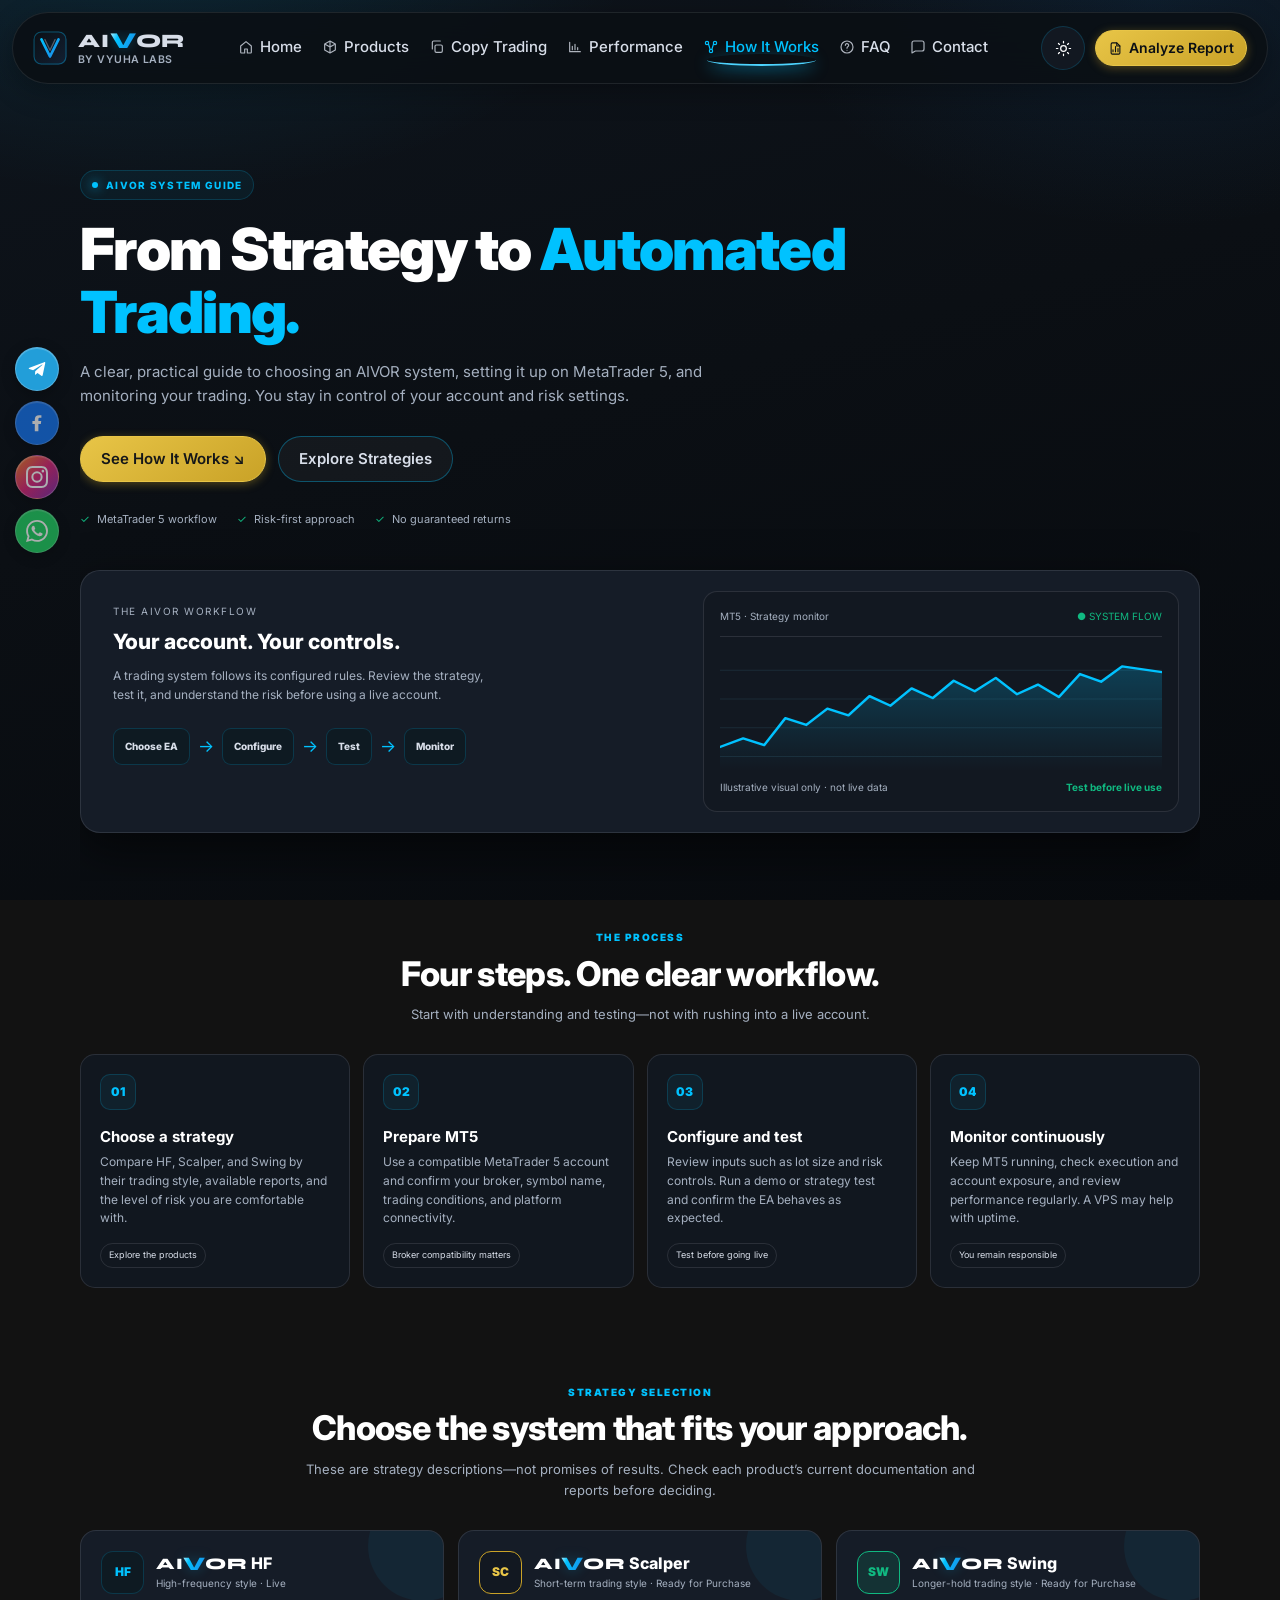
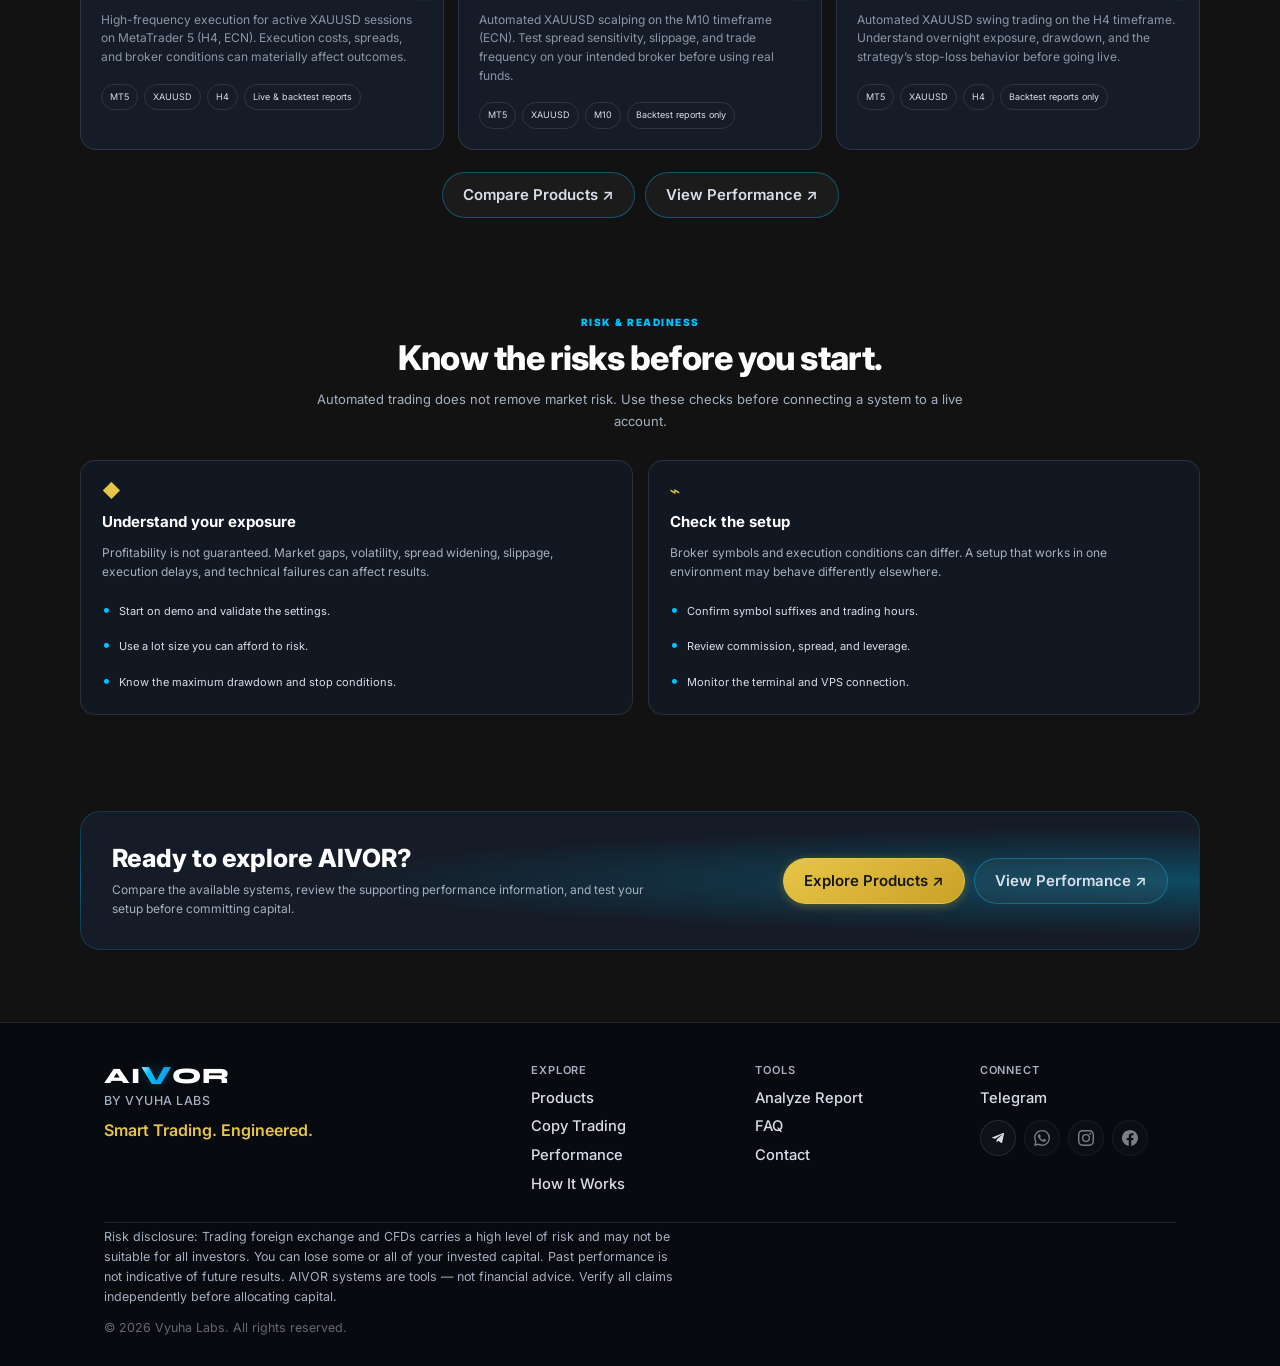
<file: how-it-works.html>
<!DOCTYPE html>
<html lang="en">
<head>
<meta charset="utf-8">
<meta name="viewport" content="width=device-width, initial-scale=1">
<script>
(function(){try{var k="aivor-theme",t=null;try{t=localStorage.getItem(k);}catch(e){}if(t!=="light"&&t!=="dark"){t="dark";}document.documentElement.setAttribute("data-theme",t);var m=document.querySelector('meta[name="theme-color"]');if(m)m.setAttribute("content",t==="light"?"#F7FAFC":"#0B0F14");}catch(e){document.documentElement.setAttribute("data-theme","dark");}})();
</script>
<title>How It Works &middot; AIVOR by Vyuha Labs</title>
<meta name="description" content="From strategy to automated trading — choose an AIVOR system, prepare MetaTrader 5, configure and test, then monitor with risk controls.">
<meta name="theme-color" content="#0B0F14">
<link rel="canonical" href="how-it-works.html">
<link rel="preconnect" href="https://fonts.googleapis.com">
<link rel="preconnect" href="https://fonts.gstatic.com" crossorigin>
<link href="https://fonts.googleapis.com/css2?family=Inter:wght@400;500;600;700;800&family=Syne:wght@600;700;800&display=swap" rel="stylesheet">
<link rel="icon" href="assets/favicon.svg" type="image/svg+xml">
<link rel="stylesheet" href="css/site.css">
<link rel="stylesheet" href="css/how-it-works.css">
</head>
<body class="page-how">
<a class="skip-link" href="#main">Skip to content</a>

<header class="site-header">
  <div class="inner">
    <a class="logo" href="index.html" aria-label="AIVOR home">
      <img src="assets/favicon.svg" alt="" class="logo-mark" width="32" height="32">
      <span class="word">
        <strong data-aivor-mark data-aivor-size="nav">AIVOR</strong>
        <span>BY VYUHA LABS</span>
      </span>
    </a>
    <nav class="nav" id="site-nav" aria-label="Primary">
      <div class="nav-links">
        <a href="index.html" data-nav="index.html">Home</a>
        <a href="products.html" data-nav="products.html">Products</a>
        <a href="copy-trading.html" data-nav="copy-trading.html">Copy Trading</a>
        <a href="performance.html" data-nav="performance.html">Performance</a>
        <a href="how-it-works.html" data-nav="how-it-works.html">How It Works</a>
        <a href="faq.html" data-nav="faq.html">FAQ</a>
        <a href="contact.html" data-nav="contact.html">Contact</a>
      </div>
    </nav>
    <div class="header-actions">
      <a class="nav-cta" href="analyze.html" data-nav="analyze.html">Analyze Report</a>
    </div>
    <button class="nav-toggle" type="button" aria-label="Open menu" aria-expanded="false" aria-controls="site-nav">
      <span aria-hidden="true"></span><span aria-hidden="true"></span><span aria-hidden="true"></span>
    </button>
  </div>
</header>

<main id="main">
  <div class="hiw-wrap">
    <header class="page-hero hiw-hero" id="top">
      <p class="hiw-eyebrow">AIVOR SYSTEM GUIDE</p>
      <h1>From Strategy to <span>Automated Trading.</span></h1>
      <p class="hiw-hero-lead">A clear, practical guide to choosing an AIVOR system, setting it up on MetaTrader 5, and monitoring your trading. You stay in control of your account and risk settings.</p>
      <div class="hiw-hero-actions">
        <a class="btn btn-hiw-gold" href="#steps">See How It Works &#8600;</a>
        <a class="btn btn-secondary" href="products.html">Explore Strategies</a>
      </div>
      <div class="hiw-hero-meta">
        <span>MetaTrader 5 workflow</span>
        <span>Risk-first approach</span>
        <span>No guaranteed returns</span>
      </div>
      <div class="hiw-visual reveal" aria-label="Automated trading workflow">
        <div class="hiw-visual-left">
          <div class="hiw-visual-label">The AIVOR workflow</div>
          <div class="hiw-visual-title">Your account. Your controls.</div>
          <p class="hiw-visual-copy">A trading system follows its configured rules. Review the strategy, test it, and understand the risk before using a live account.</p>
          <div class="hiw-flow" aria-hidden="true">
            <span class="hiw-flow-node">Choose EA</span>
            <span class="hiw-flow-arrow">&#8594;</span>
            <span class="hiw-flow-node">Configure</span>
            <span class="hiw-flow-arrow">&#8594;</span>
            <span class="hiw-flow-node">Test</span>
            <span class="hiw-flow-arrow">&#8594;</span>
            <span class="hiw-flow-node">Monitor</span>
          </div>
        </div>
        <div class="hiw-terminal">
          <div class="hiw-terminal-top">
            <span>MT5 &middot; Strategy monitor</span>
            <span class="hiw-live-dot">&#9679; SYSTEM FLOW</span>
          </div>
          <div class="hiw-chart">
            <svg viewBox="0 0 420 125" preserveAspectRatio="none" role="img" aria-label="Illustrative market chart">
              <defs>
                <linearGradient id="hiw-chart-fill" x1="0" x2="0" y1="0" y2="1">
                  <stop offset="0%" stop-color="#00C2FF" stop-opacity=".23"/>
                  <stop offset="100%" stop-color="#00C2FF" stop-opacity="0"/>
                </linearGradient>
              </defs>
              <g stroke="#1b2b37" stroke-width="1">
                <path d="M0 20H420M0 50H420M0 80H420M0 110H420"/>
              </g>
              <path d="M0 100 L22 91 L42 98 L62 70 L82 77 L102 60 L122 67 L142 47 L162 57 L182 39 L202 49 L222 31 L242 42 L262 28 L282 45 L302 35 L322 48 L342 24 L362 32 L382 16 L420 22 L420 125 L0 125Z" fill="url(#hiw-chart-fill)"/>
              <path d="M0 100 L22 91 L42 98 L62 70 L82 77 L102 60 L122 67 L142 47 L162 57 L182 39 L202 49 L222 31 L242 42 L262 28 L282 45 L302 35 L322 48 L342 24 L362 32 L382 16 L420 22" fill="none" stroke="#00C2FF" stroke-width="2.5" stroke-linecap="round" stroke-linejoin="round"/>
            </svg>
          </div>
          <div class="hiw-terminal-bottom">
            <span>Illustrative visual only &middot; not live data</span>
            <strong>Test before live use</strong>
          </div>
        </div>
      </div>
    </header>

    <section class="hiw-section" id="steps" aria-labelledby="hiw-steps-title">
      <div class="hiw-section-head">
        <div class="hiw-kicker">The process</div>
        <h2 id="hiw-steps-title">Four steps. One clear workflow.</h2>
        <p>Start with understanding and testing&mdash;not with rushing into a live account.</p>
      </div>
      <ol class="hiw-steps">
        <li class="hiw-step reveal">
          <div class="hiw-step-num" aria-hidden="true">01</div>
          <h3>Choose a strategy</h3>
          <p>Compare HF, Scalper, and Swing by their trading style, available reports, and the level of risk you are comfortable with.</p>
          <span class="hiw-step-tag">Explore the products</span>
        </li>
        <li class="hiw-step reveal">
          <div class="hiw-step-num" aria-hidden="true">02</div>
          <h3>Prepare MT5</h3>
          <p>Use a compatible MetaTrader 5 account and confirm your broker, symbol name, trading conditions, and platform connectivity.</p>
          <span class="hiw-step-tag">Broker compatibility matters</span>
        </li>
        <li class="hiw-step reveal">
          <div class="hiw-step-num" aria-hidden="true">03</div>
          <h3>Configure and test</h3>
          <p>Review inputs such as lot size and risk controls. Run a demo or strategy test and confirm the EA behaves as expected.</p>
          <span class="hiw-step-tag">Test before going live</span>
        </li>
        <li class="hiw-step reveal">
          <div class="hiw-step-num" aria-hidden="true">04</div>
          <h3>Monitor continuously</h3>
          <p>Keep MT5 running, check execution and account exposure, and review performance regularly. A VPS may help with uptime.</p>
          <span class="hiw-step-tag">You remain responsible</span>
        </li>
      </ol>
    </section>

    <section class="hiw-section" id="products" aria-labelledby="hiw-products-title">
      <div class="hiw-section-head">
        <div class="hiw-kicker">Strategy selection</div>
        <h2 id="hiw-products-title">Choose the system that fits your approach.</h2>
        <p>These are strategy descriptions&mdash;not promises of results. Check each product&rsquo;s current documentation and reports before deciding.</p>
      </div>
      <div class="hiw-strategy-grid">
        <article class="hiw-strategy hiw-strategy--hf reveal">
          <div class="hiw-strategy-top">
            <span class="hiw-strategy-logo" aria-hidden="true">HF</span>
            <div>
              <h3><span data-aivor-mark data-aivor-size="title">AIVOR</span> HF</h3>
              <small>High-frequency style &middot; Live</small>
            </div>
          </div>
          <p>High-frequency execution for active XAUUSD sessions on MetaTrader 5 (H4, ECN). Execution costs, spreads, and broker conditions can materially affect outcomes.</p>
          <div class="hiw-tags">
            <span class="hiw-tag">MT5</span>
            <span class="hiw-tag">XAUUSD</span>
            <span class="hiw-tag">H4</span>
            <span class="hiw-tag">Live &amp; backtest reports</span>
          </div>
        </article>
        <article class="hiw-strategy hiw-strategy--scalper reveal">
          <div class="hiw-strategy-top">
            <span class="hiw-strategy-logo" aria-hidden="true">SC</span>
            <div>
              <h3><span data-aivor-mark data-aivor-size="title">AIVOR</span> Scalper</h3>
              <small>Short-term trading style &middot; Ready for Purchase</small>
            </div>
          </div>
          <p>Automated XAUUSD scalping on the M10 timeframe (ECN). Test spread sensitivity, slippage, and trade frequency on your intended broker before using real funds.</p>
          <div class="hiw-tags">
            <span class="hiw-tag">MT5</span>
            <span class="hiw-tag">XAUUSD</span>
            <span class="hiw-tag">M10</span>
            <span class="hiw-tag">Backtest reports only</span>
          </div>
        </article>
        <article class="hiw-strategy hiw-strategy--swing reveal">
          <div class="hiw-strategy-top">
            <span class="hiw-strategy-logo" aria-hidden="true">SW</span>
            <div>
              <h3><span data-aivor-mark data-aivor-size="title">AIVOR</span> Swing</h3>
              <small>Longer-hold trading style &middot; Ready for Purchase</small>
            </div>
          </div>
          <p>Automated XAUUSD swing trading on the H4 timeframe. Understand overnight exposure, drawdown, and the strategy&rsquo;s stop-loss behavior before going live.</p>
          <div class="hiw-tags">
            <span class="hiw-tag">MT5</span>
            <span class="hiw-tag">XAUUSD</span>
            <span class="hiw-tag">H4</span>
            <span class="hiw-tag">Backtest reports only</span>
          </div>
        </article>
      </div>
      <div class="hiw-strategy-actions">
        <a class="btn btn-secondary" href="products.html">Compare Products &#8599;</a>
        <a class="btn btn-secondary" href="performance.html">View Performance &#8599;</a>
      </div>
    </section>

    <section class="hiw-section" id="risk" aria-labelledby="hiw-risk-title">
      <div class="hiw-section-head">
        <div class="hiw-kicker">Risk &amp; readiness</div>
        <h2 id="hiw-risk-title">Know the risks before you start.</h2>
        <p>Automated trading does not remove market risk. Use these checks before connecting a system to a live account.</p>
      </div>
      <div class="hiw-risk-grid">
        <article class="hiw-risk-card reveal">
          <div class="hiw-icon" aria-hidden="true">&#9670;</div>
          <h3>Understand your exposure</h3>
          <p>Profitability is not guaranteed. Market gaps, volatility, spread widening, slippage, execution delays, and technical failures can affect results.</p>
          <ul class="hiw-risk-list">
            <li>Start on demo and validate the settings.</li>
            <li>Use a lot size you can afford to risk.</li>
            <li>Know the maximum drawdown and stop conditions.</li>
          </ul>
        </article>
        <article class="hiw-risk-card reveal">
          <div class="hiw-icon" aria-hidden="true">&#8961;</div>
          <h3>Check the setup</h3>
          <p>Broker symbols and execution conditions can differ. A setup that works in one environment may behave differently elsewhere.</p>
          <ul class="hiw-risk-list">
            <li>Confirm symbol suffixes and trading hours.</li>
            <li>Review commission, spread, and leverage.</li>
            <li>Monitor the terminal and VPS connection.</li>
          </ul>
        </article>
      </div>
    </section>

    <section class="hiw-section" id="cta" aria-labelledby="hiw-cta-title">
      <div class="hiw-cta reveal">
        <div>
          <h2 id="hiw-cta-title">Ready to explore AIVOR?</h2>
          <p>Compare the available systems, review the supporting performance information, and test your setup before committing capital.</p>
        </div>
        <div class="hiw-cta-actions">
          <a class="btn btn-hiw-gold" href="products.html">Explore Products &#8599;</a>
          <a class="btn btn-secondary" href="performance.html">View Performance &#8599;</a>
        </div>
      </div>
    </section>
  </div>
</main>

<footer class="site-footer">
  <div class="footer-inner">
    <div class="footer-grid">
      <div class="footer-brand">
        <strong data-aivor-mark data-aivor-size="footer">AIVOR</strong>
        <span>by Vyuha Labs</span>
        <p class="footer-tag">Smart Trading. Engineered.</p>
      </div>
      <nav class="footer-nav" aria-label="Footer">
        <div class="footer-nav__col">
          <p class="footer-nav__heading">Explore</p>
          <a href="products.html">Products</a>
          <a href="copy-trading.html">Copy Trading</a>
          <a href="performance.html">Performance</a>
          <a href="how-it-works.html">How It Works</a>
        </div>
        <div class="footer-nav__col">
          <p class="footer-nav__heading">Tools</p>
          <a href="analyze.html">Analyze Report</a>
          <a href="faq.html">FAQ</a>
          <a href="contact.html">Contact</a>
        </div>
        <div class="footer-nav__col">
          <p class="footer-nav__heading">Connect</p>
          <a data-config-url="TELEGRAM_CONTACT_URL">Telegram</a>
          <div class="footer-social" aria-label="Social media">
            <a class="footer-social__link" data-config-url="TELEGRAM_CONTACT_URL" aria-label="Telegram" href="#">
              <svg viewBox="0 0 24 24" aria-hidden="true" focusable="false"><path fill="currentColor" d="M9.78 18.65l.28-4.23 7.68-6.92c.34-.31-.07-.46-.52-.19L7.74 13.3 3.64 12c-.88-.25-.89-.86.2-1.3l15.97-6.16c.73-.33 1.43.18 1.15 1.3l-2.72 12.81c-.19.91-.74 1.13-1.5.71L12.6 16.3l-2.82 2.35z"/></svg>
            </a>
            <a class="footer-social__link" data-config-url="WHATSAPP_URL" aria-label="WhatsApp" href="#">
              <svg viewBox="0 0 24 24" aria-hidden="true" focusable="false"><path fill="currentColor" d="M17.472 14.382c-.297-.149-1.758-.867-2.03-.967-.273-.099-.471-.148-.67.15-.197.297-.767.966-.94 1.164-.173.199-.347.223-.644.075-.297-.15-1.255-.463-2.39-1.475-.883-.788-1.48-1.761-1.653-2.059-.173-.297-.018-.458.13-.606.134-.133.298-.347.446-.52.149-.174.198-.298.298-.497.099-.198.05-.371-.025-.52-.075-.149-.669-1.612-.916-2.207-.242-.579-.487-.5-.669-.51-.173-.008-.371-.01-.57-.01-.198 0-.52.074-.792.372-.272.297-1.04 1.016-1.04 2.479 0 1.462 1.065 2.875 1.213 3.074.149.198 2.096 3.2 5.077 4.487.709.306 1.262.489 1.694.625.712.227 1.36.195 1.871.118.571-.085 1.758-.719 2.006-1.413.248-.694.248-1.289.173-1.413-.074-.124-.272-.198-.57-.347m-5.421 7.403h-.004a9.87 9.87 0 01-5.031-1.378l-.361-.214-3.741.982.998-3.648-.235-.374a9.86 9.86 0 01-1.51-5.26c.001-5.45 4.436-9.884 9.888-9.884 2.64 0 5.122 1.03 6.988 2.898a9.825 9.825 0 012.893 6.994c-.003 5.45-4.435 9.884-9.85 9.884m8.413-18.297A11.815 11.815 0 0012.05 0C5.495 0 .16 5.335.157 11.892c0 2.096.547 4.142 1.588 5.945L.057 24l6.305-1.654a11.882 11.882 0 005.683 1.448h.005c6.554 0 11.89-5.335 11.893-11.893a11.821 11.821 0 00-3.48-8.413z"/></svg>
            </a>
            <a class="footer-social__link" data-config-url="INSTAGRAM_URL" aria-label="Instagram" href="#">
              <svg viewBox="0 0 24 24" aria-hidden="true" focusable="false"><path fill="currentColor" d="M12 2.163c3.204 0 3.584.012 4.85.07 3.252.148 4.771 1.691 4.919 4.919.058 1.265.069 1.645.069 4.849 0 3.205-.012 3.584-.069 4.849-.149 3.225-1.664 4.771-4.919 4.919-1.266.058-1.644.07-4.85.07-3.204 0-3.584-.012-4.849-.07-3.26-.149-4.771-1.699-4.919-4.92-.058-1.265-.07-1.644-.07-4.849 0-3.204.013-3.583.07-4.849.149-3.227 1.664-4.771 4.919-4.919 1.266-.057 1.645-.069 4.849-.069zM12 0C8.741 0 8.333.014 7.053.072 2.695.272.273 2.69.073 7.052.014 8.333 0 8.741 0 12c0 3.259.014 3.668.072 4.948.2 4.358 2.618 6.78 6.98 6.98C8.333 23.986 8.741 24 12 24c3.259 0 3.668-.014 4.948-.072 4.354-.2 6.782-2.618 6.979-6.98.059-1.28.073-1.689.073-4.948 0-3.259-.014-3.667-.072-4.947-.196-4.354-2.617-6.78-6.979-6.98C15.668.014 15.259 0 12 0zm0 5.838a6.162 6.162 0 100 12.324 6.162 6.162 0 000-12.324zM12 16a4 4 0 110-8 4 4 0 010 8zm6.406-11.845a1.44 1.44 0 100 2.881 1.44 1.44 0 000-2.881z"/></svg>
            </a>
            <a class="footer-social__link" data-config-url="FACEBOOK_URL" aria-label="Facebook" href="#">
              <svg viewBox="0 0 24 24" aria-hidden="true" focusable="false"><path fill="currentColor" d="M24 12.073c0-6.627-5.373-12-12-12s-12 5.373-12 12c0 5.99 4.388 10.954 10.125 11.854v-8.385H7.078v-3.47h3.047V9.43c0-3.007 1.792-4.669 4.533-4.669 1.312 0 2.686.235 2.686.235v2.953H15.83c-1.491 0-1.956.925-1.956 1.874v2.25h3.328l-.532 3.47h-2.796v8.385C19.612 23.027 24 18.062 24 12.073z"/></svg>
            </a>
          </div>
        </div>
      </nav>
    </div>
    <div class="footer-meta">
      <p class="risk-disclosure">
        Risk disclosure: Trading foreign exchange and CFDs carries a high level of risk and may not be suitable for all investors. You can lose some or all of your invested capital. Past performance is not indicative of future results. AIVOR systems are tools &mdash; not financial advice. Verify all claims independently before allocating capital.
      </p>
      <p class="copyright">&copy; <span data-year>2026</span> Vyuha Labs. All rights reserved.</p>
    </div>
  </div>
</footer>

<script src="js/config.js"></script>
<script src="js/wordmark.js"></script>
<script src="js/theme.js"></script>
<script src="js/nav.js"></script>
<script src="js/site.js"></script>
</body>
</html>
</file>
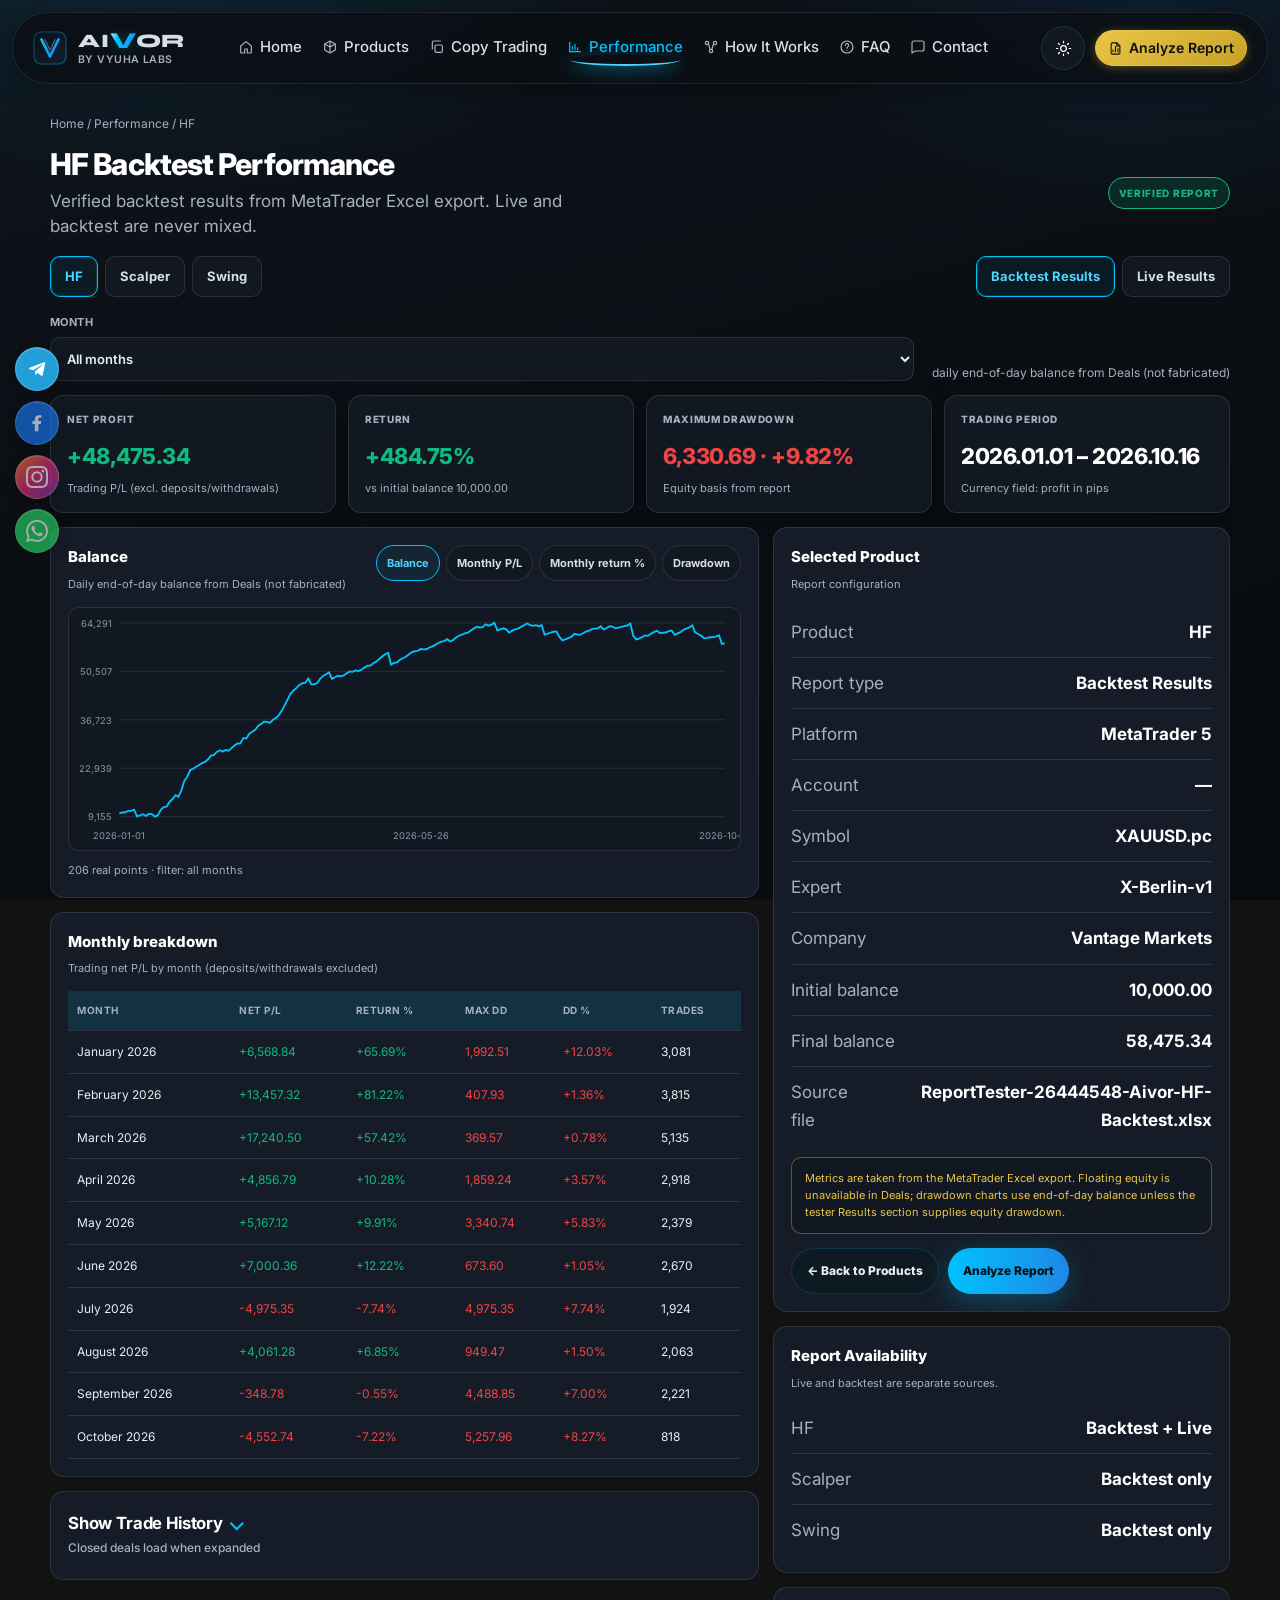
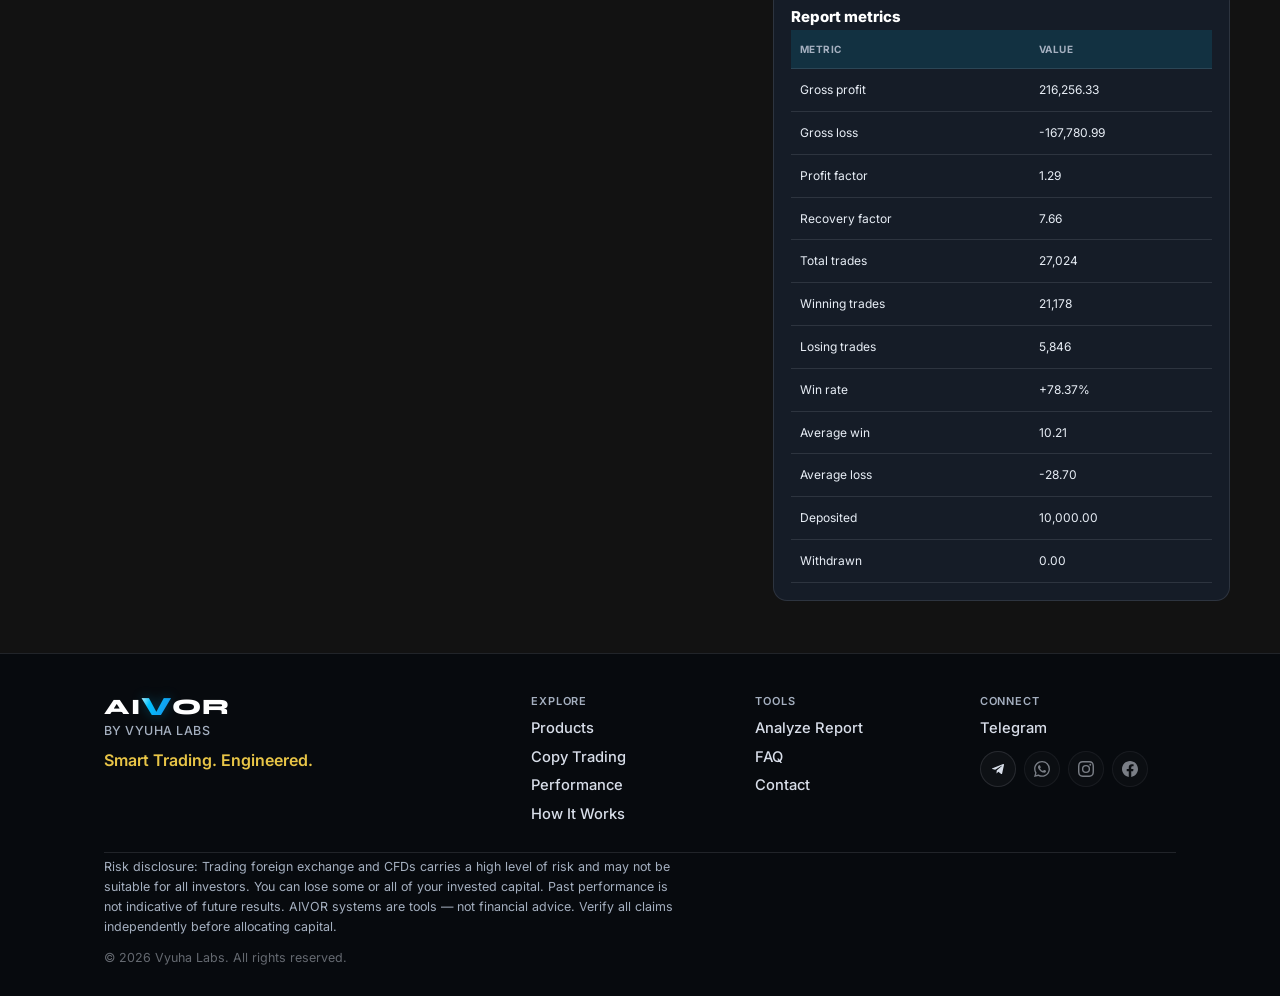
<file: performance.html>
<!DOCTYPE html>
<html lang="en">
<head>
<meta charset="utf-8">
<meta name="viewport" content="width=device-width, initial-scale=1">
<script>
(function(){try{var k="aivor-theme",t=null;try{t=localStorage.getItem(k);}catch(e){}if(t!=="light"&&t!=="dark"){t="dark";}document.documentElement.setAttribute("data-theme",t);var m=document.querySelector('meta[name="theme-color"]');if(m)m.setAttribute("content",t==="light"?"#F7FAFC":"#0B0F14");}catch(e){document.documentElement.setAttribute("data-theme","dark");}})();
</script>
<title>Performance &middot; AIVOR by Vyuha Labs</title>
<meta name="description" content="AIVOR product performance reports for HF, Scalper, and Swing. Live and backtest details appear only when a verified report is supplied.">
<meta name="theme-color" content="#0B0F14">
<link rel="canonical" href="performance.html">
<link rel="preconnect" href="https://fonts.googleapis.com">
<link rel="preconnect" href="https://fonts.gstatic.com" crossorigin>
<link href="https://fonts.googleapis.com/css2?family=Inter:wght@400;500;600;700;800&family=Syne:wght@600;700;800&display=swap" rel="stylesheet">
<link rel="icon" href="assets/favicon.svg" type="image/svg+xml">
<link rel="stylesheet" href="css/site.css">
<link rel="stylesheet" href="css/performance.css">
</head>
<body class="page-performance">
<a class="skip-link" href="#main">Skip to content</a>

<header class="site-header">
  <div class="inner">
    <a class="logo" href="index.html" aria-label="AIVOR home">
      <img src="assets/favicon.svg" alt="" class="logo-mark" width="32" height="32">
      <span class="word">
        <strong data-aivor-mark data-aivor-size="nav">AIVOR</strong>
        <span>BY VYUHA LABS</span>
      </span>
    </a>
    <nav class="nav" id="site-nav" aria-label="Primary">
      <div class="nav-links">
        <a href="index.html" data-nav="index.html">Home</a>
        <a href="products.html" data-nav="products.html">Products</a>
        <a href="copy-trading.html" data-nav="copy-trading.html">Copy Trading</a>
        <a href="performance.html" data-nav="performance.html">Performance</a>
        <a href="how-it-works.html" data-nav="how-it-works.html">How It Works</a>
        <a href="faq.html" data-nav="faq.html">FAQ</a>
        <a href="contact.html" data-nav="contact.html">Contact</a>
      </div>
    </nav>
    <div class="header-actions">
      <a class="nav-cta" href="analyze.html" data-nav="analyze.html">Analyze Report</a>
    </div>
    <button class="nav-toggle" type="button" aria-label="Open menu" aria-expanded="false" aria-controls="site-nav">
      <span aria-hidden="true"></span><span aria-hidden="true"></span><span aria-hidden="true"></span>
    </button>
  </div>
</header>

<main id="main">
  <div class="perf-breadcrumb">
    <a href="index.html">Home</a> / <a href="performance.html">Performance</a> / <span id="crumb-product">HF</span>
  </div>

  <div class="perf-topbar">
    <div>
      <h1 id="page-title">HF Performance</h1>
      <p class="perf-intro" id="perf-intro">Verified report metrics from MetaTrader Excel exports.</p>
    </div>
    <span class="perf-status" id="status" role="status" aria-live="polite">Loading</span>
  </div>

  <div class="perf-topbar">
    <div class="perf-product-tabs" aria-label="Choose product">
      <button type="button" class="perf-tab" data-product="hf">HF</button>
      <button type="button" class="perf-tab" data-product="scalper">Scalper</button>
      <button type="button" class="perf-tab" data-product="swing">Swing</button>
    </div>
    <div class="perf-result-tabs" aria-label="Choose report type">
      <button type="button" class="perf-tab" data-type="backtest">Backtest Results</button>
      <button type="button" class="perf-tab" data-type="live">Live Results</button>
    </div>
  </div>

  <div class="perf-empty" id="perf-empty" hidden>
    <h2 id="empty-title">Select a product</h2>
    <p id="empty-body">Valid products are HF, Scalper, and Swing. Use the tabs above, or open a link from the Products page.</p>
  </div>

  <div id="perf-report" hidden>
    <div class="perf-filters" aria-label="Report filters">
      <label class="perf-filter">
        <span>Month</span>
        <select id="filter-month">
          <option value="all">All months</option>
        </select>
      </label>
      <p class="perf-filter-note" id="filter-note">Charts and tables use end-of-day balance points from the Deals section.</p>
    </div>

    <section class="perf-summary-grid" id="summary-grid" aria-label="Performance summary"></section>

    <div class="perf-two-col">
      <div>
        <section class="perf-panel">
          <div class="perf-panel-head">
            <div>
              <h2 id="chart-title">Balance</h2>
              <div class="perf-panel-sub" id="chart-sub">Daily end-of-day balance from Deals</div>
            </div>
            <div class="perf-chart-tabs" role="tablist" aria-label="Chart series">
              <button type="button" class="perf-chart-tab active" data-chart="balance">Balance</button>
              <button type="button" class="perf-chart-tab" data-chart="monthlyPl">Monthly P/L</button>
              <button type="button" class="perf-chart-tab" data-chart="monthlyRet">Monthly return %</button>
              <button type="button" class="perf-chart-tab" data-chart="dd">Drawdown</button>
            </div>
          </div>
          <div class="perf-chart-wrap">
            <svg id="perf-chart" class="perf-chart" viewBox="0 0 720 260" role="img" aria-label="Performance chart"></svg>
          </div>
          <p class="perf-chart-caption" id="chart-caption"></p>
        </section>

        <section class="perf-panel">
          <div class="perf-panel-head">
            <div>
              <h2>Monthly breakdown</h2>
              <div class="perf-panel-sub">Trading net P/L by month (deposits/withdrawals excluded)</div>
            </div>
          </div>
          <div class="perf-table-wrap">
            <table class="perf-table" id="monthly-table">
              <thead>
                <tr>
                  <th>Month</th>
                  <th>Net P/L</th>
                  <th>Return %</th>
                  <th>Max DD</th>
                  <th>DD %</th>
                  <th>Trades</th>
                </tr>
              </thead>
              <tbody></tbody>
            </table>
          </div>
        </section>

        <section class="perf-panel perf-panel--trades" id="trades-panel">
          <div class="perf-panel-head perf-panel-head--collapse">
            <button
              type="button"
              class="perf-collapse-toggle"
              id="trades-toggle"
              aria-expanded="false"
              aria-controls="trades-panel-body"
            >
              <span class="perf-collapse-toggle__label" id="trades-toggle-label">Show Trade History</span>
              <span class="perf-collapse-toggle__hint" id="trades-toggle-hint">Closed deals load when expanded</span>
            </button>
          </div>
          <div class="perf-collapse-body" id="trades-panel-body" hidden>
            <p class="perf-panel-sub" id="trades-sub">Closed deals (direction = out)</p>
            <div class="ui-loading-row" id="trades-loading" hidden role="status" aria-live="polite">
              <span class="ui-spinner" aria-hidden="true"></span>
              <span>Building trade table…</span>
            </div>
            <div class="perf-trades-error" id="trades-error" hidden role="alert"></div>
            <div class="perf-table-wrap" id="trades-table-wrap">
              <table class="perf-table" id="trades-table">
                <thead>
                  <tr>
                    <th>Time</th>
                    <th>Symbol</th>
                    <th>Type</th>
                    <th>Volume</th>
                    <th>Price</th>
                    <th>Profit</th>
                    <th>Balance</th>
                  </tr>
                </thead>
                <tbody></tbody>
              </table>
            </div>
          </div>
        </section>
      </div>

      <aside>
        <section class="perf-panel">
          <div class="perf-panel-head">
            <div>
              <h2>Selected Product</h2>
              <div class="perf-panel-sub">Report configuration</div>
            </div>
          </div>
          <div class="perf-details-list" id="detail-list"></div>
          <div class="perf-notice" id="perf-notice">Metrics are taken from the MetaTrader Excel export. Floating equity is unavailable in Deals; drawdown charts use end-of-day balance unless the tester Results section supplies equity drawdown.</div>
          <div class="perf-actions">
            <a class="btn" href="products.html">&larr; Back to Products</a>
            <a class="btn btn-primary" href="analyze.html">Analyze Report</a>
          </div>
        </section>

        <section class="perf-panel">
          <h2>Report Availability</h2>
          <p class="perf-panel-sub">Live and backtest are separate sources.</p>
          <div class="perf-detail"><span>HF</span><span>Backtest + Live</span></div>
          <div class="perf-detail"><span>Scalper</span><span>Backtest only</span></div>
          <div class="perf-detail"><span>Swing</span><span>Backtest only</span></div>
        </section>

        <section class="perf-panel">
          <h2>Report metrics</h2>
          <div class="perf-table-wrap">
            <table class="perf-table" id="metrics-table">
              <thead>
                <tr><th>Metric</th><th>Value</th></tr>
              </thead>
              <tbody></tbody>
            </table>
          </div>
        </section>
      </aside>
    </div>
  </div>
</main>

<footer class="site-footer">
  <div class="footer-inner">
    <div class="footer-grid">
      <div class="footer-brand">
        <strong data-aivor-mark data-aivor-size="footer">AIVOR</strong>
        <span>by Vyuha Labs</span>
        <p class="footer-tag">Smart Trading. Engineered.</p>
      </div>
      <nav class="footer-nav" aria-label="Footer">
        <div class="footer-nav__col">
          <p class="footer-nav__heading">Explore</p>
          <a href="products.html">Products</a>
          <a href="copy-trading.html">Copy Trading</a>
          <a href="performance.html">Performance</a>
          <a href="how-it-works.html">How It Works</a>
        </div>
        <div class="footer-nav__col">
          <p class="footer-nav__heading">Tools</p>
          <a href="analyze.html">Analyze Report</a>
          <a href="faq.html">FAQ</a>
          <a href="contact.html">Contact</a>
        </div>
        <div class="footer-nav__col">
          <p class="footer-nav__heading">Connect</p>
          <a data-config-url="TELEGRAM_CONTACT_URL">Telegram</a>
          <div class="footer-social" aria-label="Social media">
            <a class="footer-social__link" data-config-url="TELEGRAM_CONTACT_URL" aria-label="Telegram" href="#">
              <svg viewBox="0 0 24 24" aria-hidden="true" focusable="false"><path fill="currentColor" d="M9.78 18.65l.28-4.23 7.68-6.92c.34-.31-.07-.46-.52-.19L7.74 13.3 3.64 12c-.88-.25-.89-.86.2-1.3l15.97-6.16c.73-.33 1.43.18 1.15 1.3l-2.72 12.81c-.19.91-.74 1.13-1.5.71L12.6 16.3l-2.82 2.35z"/></svg>
            </a>
            <a class="footer-social__link" data-config-url="WHATSAPP_URL" aria-label="WhatsApp" href="#">
              <svg viewBox="0 0 24 24" aria-hidden="true" focusable="false"><path fill="currentColor" d="M17.472 14.382c-.297-.149-1.758-.867-2.03-.967-.273-.099-.471-.148-.67.15-.197.297-.767.966-.94 1.164-.173.199-.347.223-.644.075-.297-.15-1.255-.463-2.39-1.475-.883-.788-1.48-1.761-1.653-2.059-.173-.297-.018-.458.13-.606.134-.133.298-.347.446-.52.149-.174.198-.298.298-.497.099-.198.05-.371-.025-.52-.075-.149-.669-1.612-.916-2.207-.242-.579-.487-.5-.669-.51-.173-.008-.371-.01-.57-.01-.198 0-.52.074-.792.372-.272.297-1.04 1.016-1.04 2.479 0 1.462 1.065 2.875 1.213 3.074.149.198 2.096 3.2 5.077 4.487.709.306 1.262.489 1.694.625.712.227 1.36.195 1.871.118.571-.085 1.758-.719 2.006-1.413.248-.694.248-1.289.173-1.413-.074-.124-.272-.198-.57-.347m-5.421 7.403h-.004a9.87 9.87 0 01-5.031-1.378l-.361-.214-3.741.982.998-3.648-.235-.374a9.86 9.86 0 01-1.51-5.26c.001-5.45 4.436-9.884 9.888-9.884 2.64 0 5.122 1.03 6.988 2.898a9.825 9.825 0 012.893 6.994c-.003 5.45-4.435 9.884-9.85 9.884m8.413-18.297A11.815 11.815 0 0012.05 0C5.495 0 .16 5.335.157 11.892c0 2.096.547 4.142 1.588 5.945L.057 24l6.305-1.654a11.882 11.882 0 005.683 1.448h.005c6.554 0 11.89-5.335 11.893-11.893a11.821 11.821 0 00-3.48-8.413z"/></svg>
            </a>
            <a class="footer-social__link" data-config-url="INSTAGRAM_URL" aria-label="Instagram" href="#">
              <svg viewBox="0 0 24 24" aria-hidden="true" focusable="false"><path fill="currentColor" d="M12 2.163c3.204 0 3.584.012 4.85.07 3.252.148 4.771 1.691 4.919 4.919.058 1.265.069 1.645.069 4.849 0 3.205-.012 3.584-.069 4.849-.149 3.225-1.664 4.771-4.919 4.919-1.266.058-1.644.07-4.85.07-3.204 0-3.584-.012-4.849-.07-3.26-.149-4.771-1.699-4.919-4.92-.058-1.265-.07-1.644-.07-4.849 0-3.204.013-3.583.07-4.849.149-3.227 1.664-4.771 4.919-4.919 1.266-.057 1.645-.069 4.849-.069zM12 0C8.741 0 8.333.014 7.053.072 2.695.272.273 2.69.073 7.052.014 8.333 0 8.741 0 12c0 3.259.014 3.668.072 4.948.2 4.358 2.618 6.78 6.98 6.98C8.333 23.986 8.741 24 12 24c3.259 0 3.668-.014 4.948-.072 4.354-.2 6.782-2.618 6.979-6.98.059-1.28.073-1.689.073-4.948 0-3.259-.014-3.667-.072-4.947-.196-4.354-2.617-6.78-6.979-6.98C15.668.014 15.259 0 12 0zm0 5.838a6.162 6.162 0 100 12.324 6.162 6.162 0 000-12.324zM12 16a4 4 0 110-8 4 4 0 010 8zm6.406-11.845a1.44 1.44 0 100 2.881 1.44 1.44 0 000-2.881z"/></svg>
            </a>
            <a class="footer-social__link" data-config-url="FACEBOOK_URL" aria-label="Facebook" href="#">
              <svg viewBox="0 0 24 24" aria-hidden="true" focusable="false"><path fill="currentColor" d="M24 12.073c0-6.627-5.373-12-12-12s-12 5.373-12 12c0 5.99 4.388 10.954 10.125 11.854v-8.385H7.078v-3.47h3.047V9.43c0-3.007 1.792-4.669 4.533-4.669 1.312 0 2.686.235 2.686.235v2.953H15.83c-1.491 0-1.956.925-1.956 1.874v2.25h3.328l-.532 3.47h-2.796v8.385C19.612 23.027 24 18.062 24 12.073z"/></svg>
            </a>
          </div>
        </div>
      </nav>
    </div>
    <div class="footer-meta">
      <p class="risk-disclosure">
        Risk disclosure: Trading foreign exchange and CFDs carries a high level of risk and may not be suitable for all investors. You can lose some or all of your invested capital. Past performance is not indicative of future results. AIVOR systems are tools &mdash; not financial advice. Verify all claims independently before allocating capital.
      </p>
      <p class="copyright">&copy; <span data-year>2026</span> Vyuha Labs. All rights reserved.</p>
    </div>
  </div>
</footer>

<script src="js/config.js"></script>
<script src="js/product-brand.js"></script>
<script src="js/wordmark.js"></script>
<script src="js/theme.js"></script>
<script src="js/nav.js"></script>
<script src="js/site.js"></script>
<script src="js/performance-data/manifest.js"></script>
<script src="js/performance.js"></script>
</body>
</html>
</file>
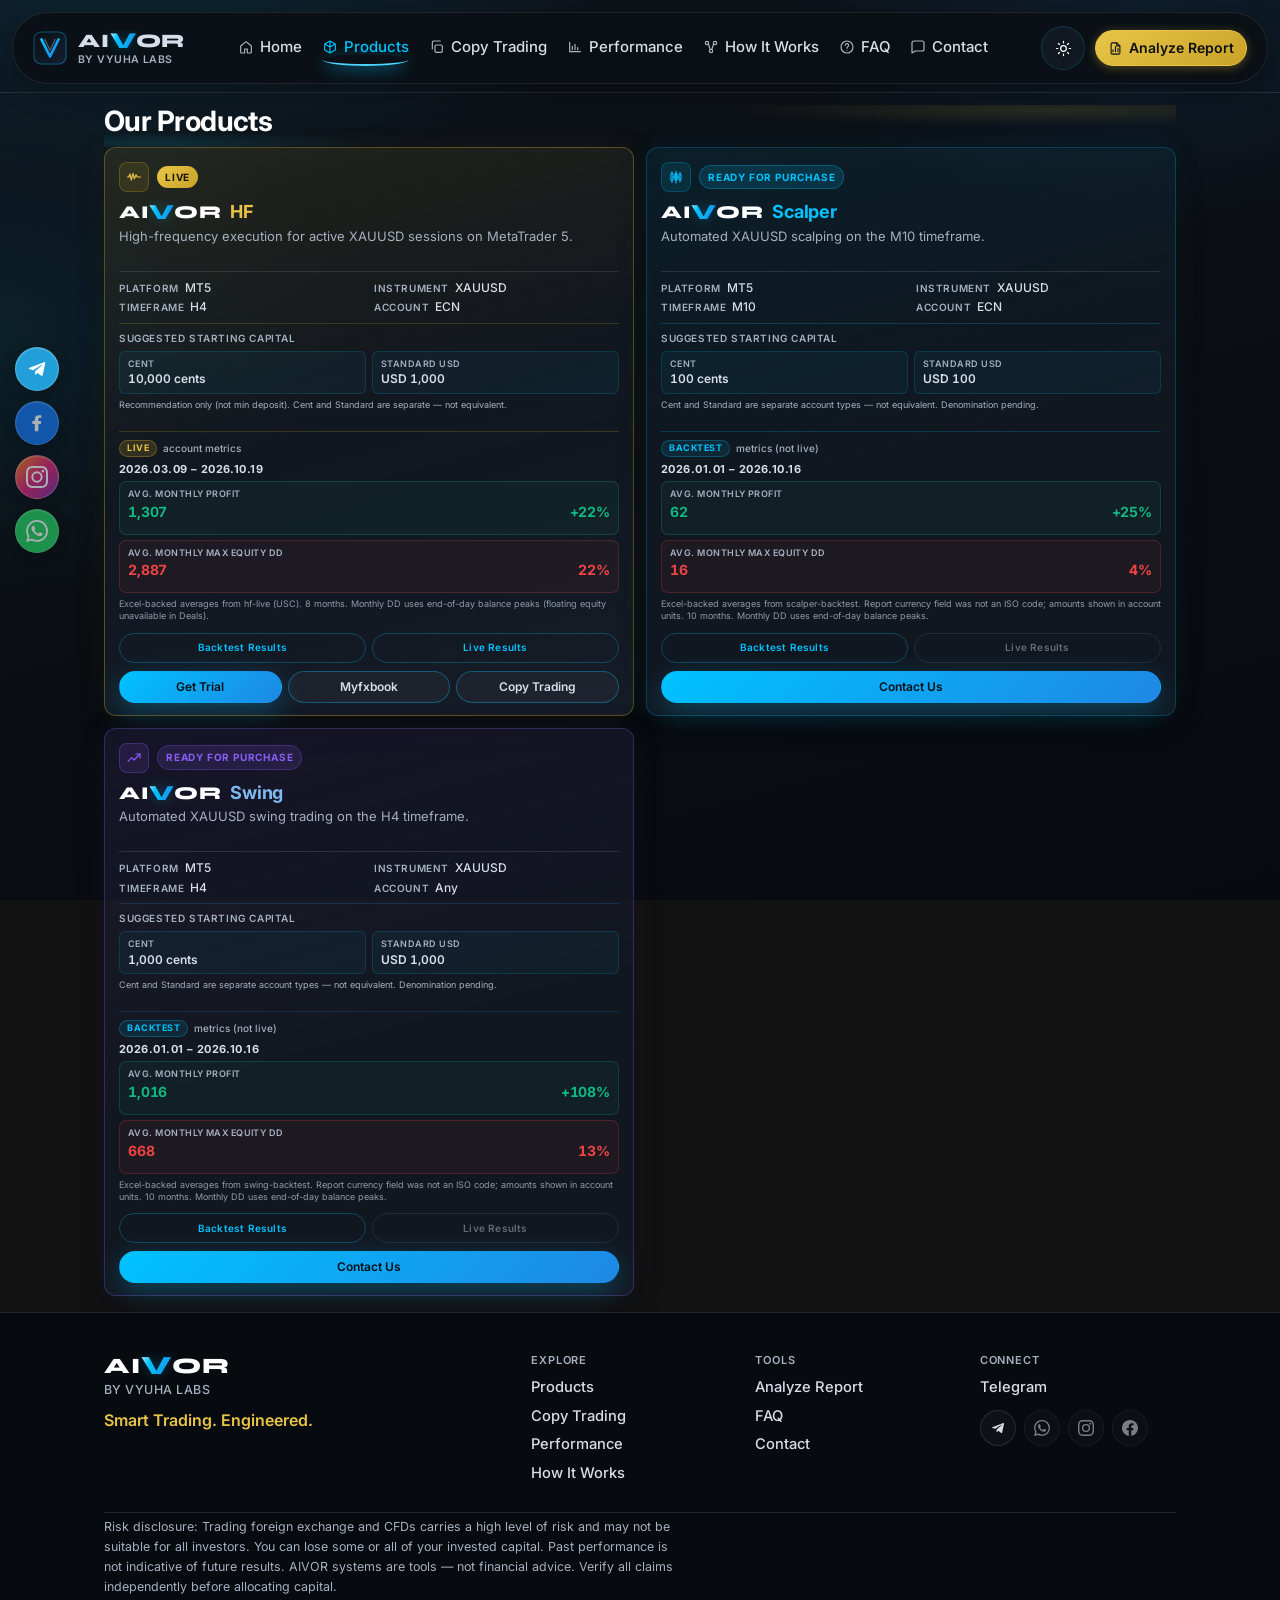
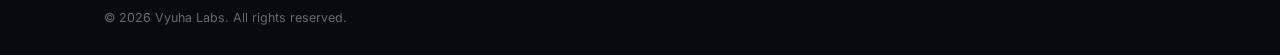
<file: products.html>
<!DOCTYPE html>
<html lang="en">
<head>
<meta charset="utf-8">
<meta name="viewport" content="width=device-width, initial-scale=1">
<script>
(function(){try{var k="aivor-theme",t=null;try{t=localStorage.getItem(k);}catch(e){}if(t!=="light"&&t!=="dark"){t="dark";}document.documentElement.setAttribute("data-theme",t);var m=document.querySelector('meta[name="theme-color"]');if(m)m.setAttribute("content",t==="light"?"#F7FAFC":"#0B0F14");}catch(e){document.documentElement.setAttribute("data-theme","dark");}})();
</script>
<title>Products &middot; AIVOR by Vyuha Labs</title>
<meta name="description" content="AIVOR HF is live on MetaTrader 5 for XAUUSD. Scalper and Swing are ready for purchase.">
<meta name="theme-color" content="#0B0F14">
<link rel="canonical" href="products.html">
<link rel="preconnect" href="https://fonts.googleapis.com">
<link rel="preconnect" href="https://fonts.gstatic.com" crossorigin>
<link rel="preload" as="style" href="https://fonts.googleapis.com/css2?family=Inter:wght@400;500;600;700;800&family=Syne:wght@600;700;800&display=swap">
<link href="https://fonts.googleapis.com/css2?family=Inter:wght@400;500;600;700;800&family=Syne:wght@600;700;800&display=swap" rel="stylesheet">
<link rel="icon" href="assets/favicon.svg" type="image/svg+xml">
<link rel="stylesheet" href="css/site.css">
</head>
<body class="page-products">
<a class="skip-link" href="#main">Skip to content</a>

<header class="site-header">
  <div class="inner">
    <a class="logo" href="index.html" aria-label="AIVOR home">
      <img src="assets/favicon.svg" alt="" class="logo-mark" width="32" height="32">
      <span class="word">
        <strong data-aivor-mark data-aivor-size="nav">AIVOR</strong>
        <span>BY VYUHA LABS</span>
      </span>
    </a>
    <nav class="nav" id="site-nav" aria-label="Primary">
      <div class="nav-links">
        <a href="index.html" data-nav="index.html">Home</a>
        <a href="products.html" data-nav="products.html">Products</a>
        <a href="copy-trading.html" data-nav="copy-trading.html">Copy Trading</a>
        <a href="performance.html" data-nav="performance.html">Performance</a>
        <a href="how-it-works.html" data-nav="how-it-works.html">How It Works</a>
        <a href="faq.html" data-nav="faq.html">FAQ</a>
        <a href="contact.html" data-nav="contact.html">Contact</a>
      </div>
    </nav>
    <div class="header-actions">
      <a class="nav-cta" href="analyze.html" data-nav="analyze.html">Analyze Report</a>
    </div>
    <button class="nav-toggle" type="button" aria-label="Open menu" aria-expanded="false" aria-controls="site-nav">
      <span aria-hidden="true"></span><span aria-hidden="true"></span><span aria-hidden="true"></span>
    </button>
  </div>
</header>

<main id="main">
  <section class="section section-products" aria-labelledby="products-title">
    <div class="section-inner">
      <header class="page-hero page-hero--products">
        <h1 id="products-title">Our Products</h1>
      </header>

      <div class="products-grid">
        <article class="product-card product-card--hf reveal" id="hf">
          <div class="product-card-top">
            <div class="product-card-icon" aria-hidden="true">
              <svg viewBox="0 0 24 24" fill="none" stroke="currentColor" stroke-width="1.75" stroke-linecap="round" stroke-linejoin="round">
                <path d="M2 12h2.2l1.6-4.5 2.2 9 2.4-10 2.2 8.2L15 8.5l1.8 3.5H22"/>
              </svg>
            </div>
            <span class="product-badge">Live</span>
          </div>
          <h3 class="product-title product-title--hf">
            <span class="product-title__brand" data-aivor-mark data-aivor-size="title">AIVOR</span>
            <span class="product-title__name">HF</span>
          </h3>
          <p class="product-card-desc">High-frequency execution for active XAUUSD sessions on MetaTrader 5.</p>
          <dl class="product-meta">
            <div>
              <dt>Platform</dt>
              <dd>MT5</dd>
            </div>
            <div>
              <dt>Instrument</dt>
              <dd>XAUUSD</dd>
            </div>
            <div>
              <dt>Timeframe</dt>
              <dd>H4</dd>
            </div>
            <div>
              <dt>Account</dt>
              <dd>ECN</dd>
            </div>
          </dl>

          <div class="product-capital" id="hf-starting-capital" data-metric-block="starting-capital" hidden>
            <p class="product-capital__label">Suggested starting capital</p>
            <ul class="product-capital__list" data-metric="starting-capital-list"></ul>
            <p class="product-capital__note" data-metric="starting-capital-note"></p>
          </div>

          <div class="product-metrics" id="hf-product-metrics" data-product="hf" data-metrics-state="pending" data-metrics-source="live" aria-live="polite">
            <p class="product-metrics__source"><span class="product-source-pill product-source-pill--live">Live</span> account metrics</p>
            <p class="product-metrics__period" data-metric="period-label">Last 12 months</p>
            <div class="product-metrics__rows">
              <div class="product-metric product-metric--profit">
                <p class="product-metric__label" data-metric="avg-profit-label">Avg. Monthly Profit</p>
                <div class="product-metric__values">
                  <span class="product-metric__value product-metric__amount" data-metric="avg-profit-value">…</span>
                  <span class="product-metric__value product-metric__pct" data-metric="avg-return-value">…</span>
                </div>
              </div>
              <div class="product-metric product-metric--drawdown">
                <p class="product-metric__label" data-metric="avg-dd-label">Avg. Monthly Max Equity DD</p>
                <div class="product-metric__values">
                  <span class="product-metric__value product-metric__amount" data-metric="avg-dd-value">…</span>
                  <span class="product-metric__value product-metric__pct" data-metric="avg-dd-pct-value">…</span>
                </div>
              </div>
            </div>
            <p class="product-metrics__verify" data-metric="verify-note"></p>
          </div>

          <div class="product-card-foot">
            <div class="product-card-reports">
              <a class="btn btn-report btn-sm" href="performance.html?product=hf&amp;type=backtest">Backtest Results</a>
              <a class="btn btn-report btn-sm" href="performance.html?product=hf&amp;type=live">Live Results</a>
            </div>
            <div class="product-card-actions">
              <a class="btn btn-primary btn-sm" data-config-url="TELEGRAM_TRIAL_URL">Get Trial</a>
              <a class="btn btn-secondary btn-sm" data-config-url="MYFXBOOK_URL">Myfxbook</a>
              <a class="btn btn-secondary btn-sm" data-config-url="COPY_TRADING_URL">Copy Trading</a>
            </div>
          </div>
        </article>

        <article class="product-card product-card--scalper product-card--ready reveal" id="scalper">
          <div class="product-card-top">
            <div class="product-card-icon" aria-hidden="true">
              <svg viewBox="0 0 24 24" fill="none" stroke="currentColor" stroke-width="1.75" stroke-linecap="round" stroke-linejoin="round">
                <path d="M6 4v3M6 17v3M12 3v4M12 16v5M18 5v3M18 16v3"/>
                <rect x="4.5" y="7" width="3" height="10" rx="0.6"/>
                <rect x="10.5" y="7" width="3" height="9" rx="0.6"/>
                <rect x="16.5" y="8" width="3" height="8" rx="0.6"/>
                <circle cx="12" cy="12" r="2.1"/>
                <path d="M12 8.2V6.8M12 17.2v-1.4M8.2 12H6.8M17.2 12h-1.4"/>
              </svg>
            </div>
            <span class="product-badge product-badge--ready">Ready for Purchase</span>
          </div>
          <h3 class="product-title product-title--scalper">
            <span class="product-title__brand" data-aivor-mark data-aivor-size="title">AIVOR</span>
            <span class="product-title__name">Scalper</span>
          </h3>
          <p class="product-card-desc">Automated XAUUSD scalping on the M10 timeframe.</p>
          <dl class="product-meta">
            <div>
              <dt>Platform</dt>
              <dd>MT5</dd>
            </div>
            <div>
              <dt>Instrument</dt>
              <dd>XAUUSD</dd>
            </div>
            <div>
              <dt>Timeframe</dt>
              <dd>M10</dd>
            </div>
            <div>
              <dt>Account</dt>
              <dd>ECN</dd>
            </div>
          </dl>

          <div class="product-capital" data-metric-block="starting-capital" hidden>
            <p class="product-capital__label">Suggested starting capital</p>
            <ul class="product-capital__list" data-metric="starting-capital-list"></ul>
            <p class="product-capital__note" data-metric="starting-capital-note"></p>
          </div>

          <div class="product-metrics" data-product="scalper" data-metrics-state="pending" data-metrics-source="backtest" aria-live="polite">
            <p class="product-metrics__source"><span class="product-source-pill product-source-pill--backtest">Backtest</span> metrics (not live)</p>
            <p class="product-metrics__period" data-metric="period-label">1 year</p>
            <div class="product-metrics__rows">
              <div class="product-metric product-metric--profit">
                <p class="product-metric__label" data-metric="avg-profit-label">Avg. Monthly Profit</p>
                <div class="product-metric__values">
                  <span class="product-metric__value product-metric__amount" data-metric="avg-profit-value">…</span>
                  <span class="product-metric__value product-metric__pct" data-metric="avg-return-value">…</span>
                </div>
              </div>
              <div class="product-metric product-metric--drawdown">
                <p class="product-metric__label" data-metric="avg-dd-label">Avg. Monthly Max Equity DD</p>
                <div class="product-metric__values">
                  <span class="product-metric__value product-metric__amount" data-metric="avg-dd-value">…</span>
                  <span class="product-metric__value product-metric__pct" data-metric="avg-dd-pct-value">…</span>
                </div>
              </div>
            </div>
            <p class="product-metrics__verify" data-metric="verify-note"></p>
          </div>

          <div class="product-card-foot">
            <div class="product-card-reports">
              <a class="btn btn-report btn-sm" href="performance.html?product=scalper&amp;type=backtest">Backtest Results</a>
              <a class="btn btn-report btn-sm btn-report--unavailable" href="performance.html?product=scalper&amp;type=live" title="Live performance data not available yet" aria-label="Scalper Live Results unavailable">Live Results</a>
            </div>
            <div class="product-card-actions">
              <a class="btn btn-primary btn-sm" href="contact.html">Contact Us</a>
            </div>
          </div>
        </article>

        <article class="product-card product-card--swing product-card--ready reveal" id="swing">
          <div class="product-card-top">
            <div class="product-card-icon" aria-hidden="true">
              <svg viewBox="0 0 24 24" fill="none" stroke="currentColor" stroke-width="1.75" stroke-linecap="round" stroke-linejoin="round">
                <path d="M3 17l5.5-5.5 3.5 3.5L21 6"/>
                <path d="M15 6h6v6"/>
              </svg>
            </div>
            <span class="product-badge product-badge--ready">Ready for Purchase</span>
          </div>
          <h3 class="product-title product-title--swing">
            <span class="product-title__brand" data-aivor-mark data-aivor-size="title">AIVOR</span>
            <span class="product-title__name">Swing</span>
          </h3>
          <p class="product-card-desc">Automated XAUUSD swing trading on the H4 timeframe.</p>
          <dl class="product-meta">
            <div>
              <dt>Platform</dt>
              <dd>MT5</dd>
            </div>
            <div>
              <dt>Instrument</dt>
              <dd>XAUUSD</dd>
            </div>
            <div>
              <dt>Timeframe</dt>
              <dd>H4</dd>
            </div>
            <div>
              <dt>Account</dt>
              <dd>Any</dd>
            </div>
          </dl>

          <div class="product-capital" data-metric-block="starting-capital" hidden>
            <p class="product-capital__label">Suggested starting capital</p>
            <ul class="product-capital__list" data-metric="starting-capital-list"></ul>
            <p class="product-capital__note" data-metric="starting-capital-note"></p>
          </div>

          <div class="product-metrics" data-product="swing" data-metrics-state="pending" data-metrics-source="backtest" aria-live="polite">
            <p class="product-metrics__source"><span class="product-source-pill product-source-pill--backtest">Backtest</span> metrics (not live)</p>
            <p class="product-metrics__period" data-metric="period-label">Period not provided</p>
            <div class="product-metrics__rows">
              <div class="product-metric product-metric--profit">
                <p class="product-metric__label" data-metric="avg-profit-label">Avg. Monthly Profit</p>
                <div class="product-metric__values">
                  <span class="product-metric__value product-metric__amount" data-metric="avg-profit-value">…</span>
                  <span class="product-metric__value product-metric__pct" data-metric="avg-return-value">…</span>
                </div>
              </div>
              <div class="product-metric product-metric--drawdown">
                <p class="product-metric__label" data-metric="avg-dd-label">Avg. Monthly Max Equity DD</p>
                <div class="product-metric__values">
                  <span class="product-metric__value product-metric__amount" data-metric="avg-dd-value">…</span>
                  <span class="product-metric__value product-metric__pct" data-metric="avg-dd-pct-value">…</span>
                </div>
              </div>
            </div>
            <p class="product-metrics__verify" data-metric="verify-note"></p>
          </div>

          <div class="product-card-foot">
            <div class="product-card-reports">
              <a class="btn btn-report btn-sm" href="performance.html?product=swing&amp;type=backtest">Backtest Results</a>
              <a class="btn btn-report btn-sm btn-report--unavailable" href="performance.html?product=swing&amp;type=live" title="Live performance data not available yet" aria-label="Swing Live Results unavailable">Live Results</a>
            </div>
            <div class="product-card-actions">
              <a class="btn btn-primary btn-sm" href="contact.html">Contact Us</a>
            </div>
          </div>
        </article>
      </div>
    </div>
  </section>
</main>

<footer class="site-footer">
  <div class="footer-inner">
    <div class="footer-grid">
      <div class="footer-brand">
        <strong data-aivor-mark data-aivor-size="footer">AIVOR</strong>
        <span>by Vyuha Labs</span>
        <p class="footer-tag">Smart Trading. Engineered.</p>
      </div>
      <nav class="footer-nav" aria-label="Footer">
        <div class="footer-nav__col">
          <p class="footer-nav__heading">Explore</p>
          <a href="products.html">Products</a>
          <a href="copy-trading.html">Copy Trading</a>
          <a href="performance.html">Performance</a>
          <a href="how-it-works.html">How It Works</a>
        </div>
        <div class="footer-nav__col">
          <p class="footer-nav__heading">Tools</p>
          <a href="analyze.html">Analyze Report</a>
          <a href="faq.html">FAQ</a>
          <a href="contact.html">Contact</a>
        </div>
        <div class="footer-nav__col">
          <p class="footer-nav__heading">Connect</p>
          <a data-config-url="TELEGRAM_CONTACT_URL">Telegram</a>
          <div class="footer-social" aria-label="Social media">
            <a class="footer-social__link" data-config-url="TELEGRAM_CONTACT_URL" aria-label="Telegram" href="#">
              <svg viewBox="0 0 24 24" aria-hidden="true" focusable="false"><path fill="currentColor" d="M9.78 18.65l.28-4.23 7.68-6.92c.34-.31-.07-.46-.52-.19L7.74 13.3 3.64 12c-.88-.25-.89-.86.2-1.3l15.97-6.16c.73-.33 1.43.18 1.15 1.3l-2.72 12.81c-.19.91-.74 1.13-1.5.71L12.6 16.3l-2.82 2.35z"/></svg>
            </a>
            <a class="footer-social__link" data-config-url="WHATSAPP_URL" aria-label="WhatsApp" href="#">
              <svg viewBox="0 0 24 24" aria-hidden="true" focusable="false"><path fill="currentColor" d="M17.472 14.382c-.297-.149-1.758-.867-2.03-.967-.273-.099-.471-.148-.67.15-.197.297-.767.966-.94 1.164-.173.199-.347.223-.644.075-.297-.15-1.255-.463-2.39-1.475-.883-.788-1.48-1.761-1.653-2.059-.173-.297-.018-.458.13-.606.134-.133.298-.347.446-.52.149-.174.198-.298.298-.497.099-.198.05-.371-.025-.52-.075-.149-.669-1.612-.916-2.207-.242-.579-.487-.5-.669-.51-.173-.008-.371-.01-.57-.01-.198 0-.52.074-.792.372-.272.297-1.04 1.016-1.04 2.479 0 1.462 1.065 2.875 1.213 3.074.149.198 2.096 3.2 5.077 4.487.709.306 1.262.489 1.694.625.712.227 1.36.195 1.871.118.571-.085 1.758-.719 2.006-1.413.248-.694.248-1.289.173-1.413-.074-.124-.272-.198-.57-.347m-5.421 7.403h-.004a9.87 9.87 0 01-5.031-1.378l-.361-.214-3.741.982.998-3.648-.235-.374a9.86 9.86 0 01-1.51-5.26c.001-5.45 4.436-9.884 9.888-9.884 2.64 0 5.122 1.03 6.988 2.898a9.825 9.825 0 012.893 6.994c-.003 5.45-4.435 9.884-9.85 9.884m8.413-18.297A11.815 11.815 0 0012.05 0C5.495 0 .16 5.335.157 11.892c0 2.096.547 4.142 1.588 5.945L.057 24l6.305-1.654a11.882 11.882 0 005.683 1.448h.005c6.554 0 11.89-5.335 11.893-11.893a11.821 11.821 0 00-3.48-8.413z"/></svg>
            </a>
            <a class="footer-social__link" data-config-url="INSTAGRAM_URL" aria-label="Instagram" href="#">
              <svg viewBox="0 0 24 24" aria-hidden="true" focusable="false"><path fill="currentColor" d="M12 2.163c3.204 0 3.584.012 4.85.07 3.252.148 4.771 1.691 4.919 4.919.058 1.265.069 1.645.069 4.849 0 3.205-.012 3.584-.069 4.849-.149 3.225-1.664 4.771-4.919 4.919-1.266.058-1.644.07-4.85.07-3.204 0-3.584-.012-4.849-.07-3.26-.149-4.771-1.699-4.919-4.92-.058-1.265-.07-1.644-.07-4.849 0-3.204.013-3.583.07-4.849.149-3.227 1.664-4.771 4.919-4.919 1.266-.057 1.645-.069 4.849-.069zM12 0C8.741 0 8.333.014 7.053.072 2.695.272.273 2.69.073 7.052.014 8.333 0 8.741 0 12c0 3.259.014 3.668.072 4.948.2 4.358 2.618 6.78 6.98 6.98C8.333 23.986 8.741 24 12 24c3.259 0 3.668-.014 4.948-.072 4.354-.2 6.782-2.618 6.979-6.98.059-1.28.073-1.689.073-4.948 0-3.259-.014-3.667-.072-4.947-.196-4.354-2.617-6.78-6.979-6.98C15.668.014 15.259 0 12 0zm0 5.838a6.162 6.162 0 100 12.324 6.162 6.162 0 000-12.324zM12 16a4 4 0 110-8 4 4 0 010 8zm6.406-11.845a1.44 1.44 0 100 2.881 1.44 1.44 0 000-2.881z"/></svg>
            </a>
            <a class="footer-social__link" data-config-url="FACEBOOK_URL" aria-label="Facebook" href="#">
              <svg viewBox="0 0 24 24" aria-hidden="true" focusable="false"><path fill="currentColor" d="M24 12.073c0-6.627-5.373-12-12-12s-12 5.373-12 12c0 5.99 4.388 10.954 10.125 11.854v-8.385H7.078v-3.47h3.047V9.43c0-3.007 1.792-4.669 4.533-4.669 1.312 0 2.686.235 2.686.235v2.953H15.83c-1.491 0-1.956.925-1.956 1.874v2.25h3.328l-.532 3.47h-2.796v8.385C19.612 23.027 24 18.062 24 12.073z"/></svg>
            </a>
          </div>
        </div>
      </nav>
    </div>
    <div class="footer-meta">
      <p class="risk-disclosure">
        Risk disclosure: Trading foreign exchange and CFDs carries a high level of risk and may not be suitable for all investors. You can lose some or all of your invested capital. Past performance is not indicative of future results. AIVOR systems are tools &mdash; not financial advice. Verify all claims independently before allocating capital.
      </p>
      <p class="copyright">&copy; <span data-year>2026</span> Vyuha Labs. All rights reserved.</p>
    </div>
  </div>
</footer>

<script src="js/config.js"></script>
<script src="js/product-brand.js"></script>
<script src="js/performance-data/card-metrics.js"></script>
<script src="js/hf-monthly-data.js"></script>
<script src="js/product-metrics.js"></script>
<script src="js/wordmark.js"></script>
<script src="js/theme.js"></script>
<script src="js/nav.js"></script>
<script src="js/site.js"></script>
</body>
</html>
</file>
<file: css/site.css>
/* AIVOR — premium dark-tech marketing + Analyze dashboard */
@import url("design-tokens.css");

/* Legacy aliases — Swing product violet (not remapped with theme primary) */
:root {
  --purple: var(--violet);
  --purple-2: var(--violet);
  --purple-glow: rgba(139, 92, 246, .28);
  --brand-telegram: #229ED9;
  --brand-facebook: #1877F2;
  --brand-whatsapp: #25D366;
  --brand-instagram: linear-gradient(135deg, #F58529 0%, #DD2A7B 50%, #8134AF 100%);
  --float-social-z: 30;
}

* { box-sizing: border-box; }
html {
  scroll-behavior: smooth;
  overflow-x: clip;
  max-width: 100%;
}
html, body { margin: 0; padding: 0; }
body {
  font-family: var(--font);
  font-size: var(--text-body);
  font-weight: 400;
  letter-spacing: 0;
  color: var(--ink-soft);
  background:
    radial-gradient(ellipse 900px 520px at 12% -10%, var(--body-glow-a) 0%, transparent 55%),
    radial-gradient(ellipse 720px 440px at 90% 0%, var(--body-glow-b) 0%, transparent 52%),
    var(--body-base);
  background-attachment: fixed;
  min-height: 100vh;
  min-height: 100dvh;
  display: flex;
  flex-direction: column;
  line-height: var(--lh-body);
  -webkit-font-smoothing: antialiased;
  text-rendering: optimizeLegibility;
  overflow-x: clip;
  transition: background-color .25s ease, color .2s ease;
}

/* Brand wordmark always Syne — never inherit Inter */
.aivor-mark,
.aivor-mark__ai,
.aivor-mark__or,
.aivor-mark__v,
.logo .aivor-mark,
.logo [data-aivor-mark],
.footer-brand .aivor-mark,
.footer-brand [data-aivor-mark],
.hero-brand .aivor-mark {
  font-family: var(--brand-font);
}
.aivor-mark__v {
  -webkit-text-fill-color: transparent;
  color: transparent;
}

/* Shared product title: AIVOR brand mark + product name (not site logo) */
.product-title {
  display: flex;
  flex-wrap: wrap;
  align-items: baseline;
  gap: 0.35em 0.45em;
  margin: 0;
  font-family: var(--font);
  font-size: var(--text-card-title);
  font-weight: 700;
  letter-spacing: -0.01em;
  line-height: var(--lh-tight);
  color: var(--ink);
}
.product-title__brand {
  display: inline-flex;
  align-items: baseline;
}
.product-title__name {
  font-family: var(--font);
  font-weight: 700;
  letter-spacing: -0.01em;
  color: var(--ink);
}
.product-title--hf .product-title__name { color: var(--product-hf-bright); }
.product-title--scalper .product-title__name { color: var(--product-scalper); }
.product-title--swing .product-title__name { color: var(--product-swing-soft); }

/* Shared loading / feedback (genuine async only) */
.ui-spinner {
  width: 1.25rem;
  height: 1.25rem;
  border: 2px solid var(--line-soft);
  border-top-color: var(--primary);
  border-radius: 50%;
  animation: uiSpin .7s linear infinite;
  flex-shrink: 0;
}
.ui-loading-row {
  display: flex;
  align-items: center;
  gap: 10px;
  padding: 14px 4px;
  color: var(--muted);
  font-size: var(--text-sub);
  font-weight: 500;
}
@keyframes uiSpin {
  to { transform: rotate(360deg); }
}
@media (prefers-reduced-motion: reduce) {
  .ui-spinner { animation: none; border-top-color: var(--primary); opacity: .85; }
}
p, li, dd, .section-lead, .page-lead, .hero-support,
.product-card-desc, .faq-a, .risk-disclosure, .note,
.ct-detail p, .ct-panel p, .honest-panel p {
  overflow-wrap: break-word;
}
body.nav-open { overflow: hidden; }

img, picture, video, canvas {
  max-width: 100%;
  height: auto;
}
iframe { max-width: 100%; border: 0; }
button,
.btn,
.nav-toggle,
.seg button,
.reset,
.action {
  touch-action: manipulation;
}

a { color: var(--primary-bright); text-decoration: none; }
a:hover { text-decoration: underline; color: var(--primary); }

code {
  font-size: .92em;
  padding: 1px 6px;
  border-radius: 6px;
  background: var(--code-bg);
  border: 1px solid var(--line-soft);
  color: var(--primary-bright);
}

.skip-link {
  position: absolute;
  left: -999px;
  top: 0;
  background: var(--primary);
  color: var(--skip-fg);
  padding: 8px 14px;
  z-index: 100;
  font-weight: 700;
}
.skip-link:focus { left: 12px; top: 12px; }

.visually-hidden {
  position: absolute;
  width: 1px;
  height: 1px;
  padding: 0;
  margin: -1px;
  overflow: hidden;
  clip: rect(0, 0, 0, 0);
  white-space: nowrap;
  border: 0;
}

/* —— Header —— */
/* Outer sticky shell is transparent; the curved capsule lives on .inner
   (restored pill/capsule silhouette from prior floating-nav language). */
.site-header {
  position: sticky;
  top: 0;
  /* Above mobile drawer so logo + hamburger stay tappable when menu is open */
  z-index: 70;
  background: transparent;
  border-bottom: none;
  backdrop-filter: none;
  -webkit-backdrop-filter: none;
  padding: 12px max(12px, env(safe-area-inset-right)) 8px max(12px, env(safe-area-inset-left));
}
.site-header .inner {
  position: relative;
  z-index: 2;
  max-width: 1280px;
  margin: 0 auto;
  padding: 0 20px;
  display: flex;
  flex-wrap: nowrap;
  align-items: center;
  gap: 14px;
  min-height: var(--header-h);
  border-radius: 999px;
  border: 1px solid var(--header-border);
  background: var(--header-bg);
  backdrop-filter: blur(16px) saturate(1.1);
  -webkit-backdrop-filter: blur(16px) saturate(1.1);
  box-shadow: var(--shadow-soft);
  transition: background .25s ease, border-color .25s ease, backdrop-filter .25s ease, box-shadow .25s ease;
  /* Prevent logo / actions / CTA from clipping inside the capsule */
  overflow: visible;
}
.site-header--transparent .inner {
  background: var(--header-bg-transparent);
  border-color: var(--header-border);
  box-shadow: none;
}
.site-header.is-scrolled .inner,
.site-header:not(.site-header--transparent) .inner {
  background: var(--header-bg-scrolled);
  border-color: var(--header-border);
  backdrop-filter: blur(18px) saturate(1.12);
  -webkit-backdrop-filter: blur(18px) saturate(1.12);
  box-shadow: var(--shadow-soft);
}
.logo {
  display: flex;
  align-items: center;
  gap: 11px;
  color: inherit;
  text-decoration: none;
  z-index: 1;
  flex: 0 0 auto;
  min-width: 0;
  max-width: 100%;
  overflow: hidden;
}
.logo:hover { text-decoration: none; }
.logo:focus-visible {
  outline: 2px solid var(--gold);
  outline-offset: 3px;
  border-radius: 8px;
}
.logo-mark {
  width: 34px;
  height: 34px;
  display: block;
  border-radius: 8px;
  flex-shrink: 0;
}
.logo .word {
  display: flex;
  flex-direction: column;
  line-height: 1.12;
  gap: 2px;
}
.logo .word > span {
  font-size: 9.5px;
  font-weight: 600;
  color: var(--muted);
  letter-spacing: .14em;
  text-transform: uppercase;
}

/* —— Shared AIVOR wordmark (sitewide) —— */
.aivor-mark {
  display: inline-flex;
  align-items: baseline;
  font-family: var(--brand-font), var(--display), sans-serif;
  font-weight: 800;
  line-height: 1;
  letter-spacing: 0;
  vertical-align: baseline;
  white-space: nowrap;
}
.aivor-mark__parts {
  display: inline-flex;
  align-items: baseline;
  gap: 0;
}
.aivor-mark__ai,
.aivor-mark__or {
  color: var(--silver);
  font-weight: 800;
  letter-spacing: .045em;
}
.aivor-mark__v {
  position: relative;
  display: inline-flex;
  align-items: baseline;
  font-size: 1.2em; /* ~20% larger — optical emphasis, not paste-on */
  font-weight: 800;
  letter-spacing: .01em;
  line-height: .92;
  margin: 0 -.01em;
  transform: translateY(.03em);
  background-image: linear-gradient(
    115deg,
    #1E88E5 0%,
    #00C2FF 32%,
    #B8F0FF 48%,
    #00C2FF 62%,
    #1E88E5 100%
  );
  background-size: 220% 100%;
  background-position: 100% 50%;
  -webkit-background-clip: text;
  background-clip: text;
  color: transparent;
  filter: drop-shadow(0 0 6px rgba(0, 194, 255, .28));
  animation: aivorVSweep 4.8s ease-in-out infinite;
}
.aivor-mark__v-core {
  display: inline-block;
}
.aivor-mark--nav {
  font-size: clamp(16px, 2.8vw + 8px, 19px);
}
.aivor-mark--footer {
  font-size: 22px;
  display: block;
}
.aivor-mark--footer .aivor-mark__ai,
.aivor-mark--footer .aivor-mark__or {
  color: var(--ink);
}
.aivor-mark--hero {
  font-size: 1em;
}
.aivor-mark--hero .aivor-mark__ai,
.aivor-mark--hero .aivor-mark__or {
  color: var(--ink);
  letter-spacing: .06em;
}
.aivor-mark--hero .aivor-mark__v {
  filter: drop-shadow(0 0 18px rgba(0, 194, 255, .4)) drop-shadow(0 0 36px rgba(0, 194, 255, .18));
}
.aivor-mark--title {
  font-size: 1em;
}
.aivor-mark--title .aivor-mark__ai,
.aivor-mark--title .aivor-mark__or {
  color: inherit;
}
.aivor-mark--inline {
  font-size: 1em;
}
.aivor-mark--inline .aivor-mark__ai,
.aivor-mark--inline .aivor-mark__or {
  color: inherit;
}
@keyframes aivorVSweep {
  0%, 100% {
    background-position: 100% 50%;
    filter: drop-shadow(0 0 5px rgba(0, 194, 255, .22));
  }
  50% {
    background-position: 0% 50%;
    filter: drop-shadow(0 0 12px rgba(0, 194, 255, .45));
  }
}
@media (prefers-reduced-motion: reduce) {
  .aivor-mark__v {
    animation: none;
    background-image: linear-gradient(135deg, #00C2FF 0%, #1E88E5 100%);
    background-size: 100% 100%;
    background-position: center;
    filter: drop-shadow(0 0 6px rgba(0, 194, 255, .28));
  }
}

.nav-toggle {
  display: none;
  width: 44px;
  height: 44px;
  border: 1px solid var(--line-soft);
  border-radius: 999px;
  background: rgba(255, 255, 255, .03);
  cursor: pointer;
  padding: 12px 10px;
  flex-direction: column;
  justify-content: space-between;
  z-index: 60;
  flex: 0 0 auto;
  margin-left: 0;
}

/* Social + Analyze Report — sit together on the extreme right */
.header-actions {
  display: flex;
  flex-wrap: nowrap;
  align-items: center;
  gap: 10px;
  flex: 0 0 auto;
  /* Desktop: .nav { flex:1 } already pushes this cluster right.
     Mobile (nav reparented to body): margin-left:auto keeps social right of logo. */
  margin-left: 0;
  z-index: 2;
  min-width: 0;
}

/* Header social — monosochrome icons; live links only when config URL is set */
.header-social {
  display: flex;
  align-items: center;
  justify-content: flex-end;
  gap: 2px;
  flex: 0 0 auto;
  min-width: 0;
}
.header-social__link {
  display: inline-flex;
  align-items: center;
  justify-content: center;
  width: 32px;
  height: 32px;
  border-radius: 999px;
  color: var(--muted);
  text-decoration: none;
  transition: color .22s ease, background .22s ease, transform .18s ease;
}
.header-social__link svg {
  width: 16px;
  height: 16px;
  display: block;
}
.header-social__link:hover {
  color: var(--electric);
  background: rgba(0, 194, 255, .1);
  text-decoration: none;
}
.header-social__link:focus-visible {
  outline: 2px solid var(--electric);
  outline-offset: 2px;
  color: var(--electric);
}
.header-social__link.is-coming-soon,
.header-social__link[aria-disabled="true"] {
  opacity: .38;
  cursor: default;
  pointer-events: none;
}
.header-social__link.is-coming-soon:hover,
.header-social__link[aria-disabled="true"]:hover {
  color: var(--muted);
  background: transparent;
}
@media (prefers-reduced-motion: reduce) {
  .header-social__link { transition: none; }
}
.nav-toggle:focus-visible {
  outline: 2px solid var(--gold);
  outline-offset: 2px;
}
.nav-toggle span {
  display: block;
  width: 100%;
  height: 2px;
  background: var(--silver);
  border-radius: 2px;
  transition: transform .2s ease, opacity .2s ease;
}
.nav-toggle[aria-expanded="true"] span:nth-child(1) {
  transform: translateY(8px) rotate(45deg);
}
.nav-toggle[aria-expanded="true"] span:nth-child(2) { opacity: 0; }
.nav-toggle[aria-expanded="true"] span:nth-child(3) {
  transform: translateY(-8px) rotate(-45deg);
}

/* Desktop: real flex child so .nav-links centers in the remaining space */
.nav {
  display: flex;
  flex: 1 1 auto;
  align-items: center;
  justify-content: center;
  min-width: 0;
  /* When header-actions also has margin-left:auto, keep nav from collapsing */
  overflow: visible;
}
.nav-links {
  display: flex;
  flex-wrap: nowrap;
  align-items: center;
  justify-content: center;
  gap: 2px 6px;
  min-width: 0;
}
.nav-links a {
  display: inline-flex;
  align-items: center;
  gap: 6px;
  color: var(--muted);
  font-weight: 500;
  font-size: var(--text-nav);
  letter-spacing: .01em;
  padding: 8px 7px 10px;
  text-decoration: none;
  border-radius: 0;
  position: relative;
  white-space: nowrap;
  transition: color .22s ease;
}
/* Half-ellipse / bottom-of-oval underline (recreated — not found in backups) */
.nav-links a::after {
  content: "";
  position: absolute;
  left: 8%;
  right: 8%;
  bottom: 1px;
  height: 10px;
  pointer-events: none;
  background: transparent;
  border: none;
  border-bottom: 2px solid var(--electric);
  border-radius: 50%;
  opacity: 0;
  transform: scaleX(.3);
  transform-origin: center bottom;
  box-shadow: 0 0 0 transparent;
  transition:
    opacity .28s ease,
    transform .34s cubic-bezier(.2, .75, .25, 1),
    border-color .22s ease,
    box-shadow .28s ease;
}
.nav-icon {
  width: 16px;
  height: 16px;
  flex-shrink: 0;
  stroke: currentColor;
  fill: none;
  stroke-width: 1.75;
  stroke-linecap: round;
  stroke-linejoin: round;
  opacity: .8;
}
.nav-links a:hover {
  color: var(--silver);
  text-decoration: none;
}
.nav-links a:hover .nav-icon { opacity: 1; }
.nav-links a:hover::after,
.nav-links a:focus-visible::after {
  opacity: 1;
  transform: scaleX(1);
  box-shadow: 0 4px 14px rgba(0, 194, 255, .35);
}
.nav-links a.active {
  color: var(--electric);
  text-decoration: none;
}
.nav-links a.active::after {
  opacity: 1;
  transform: scaleX(1);
  border-bottom-color: var(--primary-bright);
  box-shadow: 0 4px 16px rgba(0, 194, 255, .4);
}
.nav-links a.active .nav-icon {
  opacity: 1;
  color: var(--electric);
}
.nav-links a:focus-visible {
  outline: none;
  color: var(--silver);
}
.nav-links a:focus-visible .nav-icon { opacity: 1; }
@media (prefers-reduced-motion: reduce) {
  .nav-links a::after {
    transition: none;
    transform: scaleX(1);
  }
}

/* Analyze Report CTA — metallic gold fill (design tokens); distinct from mono social icons */
.nav-cta {
  display: inline-flex;
  align-items: center;
  gap: 6px;
  flex: 0 0 auto;
  background: linear-gradient(145deg, var(--gold-bright) 0%, var(--gold) 100%);
  color: var(--bg) !important;
  border-radius: 999px;
  padding: 8px 12px;
  font-weight: 700;
  font-size: 12.5px;
  letter-spacing: .01em;
  white-space: nowrap;
  text-decoration: none;
  border: 1px solid var(--gold-bright);
  box-shadow: 0 2px 10px var(--gold-glow);
  transition: filter .15s ease, box-shadow .15s ease, transform .12s ease, border-color .15s ease;
  z-index: 2;
}
.nav-cta .nav-icon {
  width: 15px;
  height: 15px;
  stroke: var(--bg);
  opacity: 1;
}
.nav-cta:hover {
  filter: brightness(1.06);
  text-decoration: none;
  border-color: var(--electric);
  box-shadow: 0 3px 14px var(--gold-glow);
}
.nav-cta:focus-visible {
  outline: 2px solid var(--electric);
  outline-offset: 3px;
}
.nav-cta.active {
  box-shadow:
    inset 0 0 0 1.5px var(--bg),
    0 2px 10px var(--gold-glow);
}

/* —— Buttons —— */
.btn {
  display: inline-flex;
  align-items: center;
  justify-content: center;
  gap: 8px;
  min-height: 46px;
  height: auto;
  padding: 10px 20px;
  border-radius: 999px;
  font-weight: 700;
  font-size: var(--text-btn);
  letter-spacing: .01em;
  line-height: 1.25;
  text-align: center;
  text-decoration: none;
  border: 1px solid transparent;
  cursor: pointer;
  max-width: 100%;
  white-space: normal;
  transition: filter .15s ease, transform .12s ease, box-shadow .15s ease, background .15s ease;
}
.btn:hover { text-decoration: none; }
.btn:active { transform: scale(.98); }
.btn-primary {
  background: linear-gradient(135deg, var(--primary), var(--primary-deep));
  color: var(--action-text);
  box-shadow: 0 8px 28px var(--primary-glow);
}
.btn-primary:hover { filter: brightness(1.06); color: var(--action-text); }
.btn-secondary {
  background: var(--btn-secondary-bg);
  border-color: var(--btn-secondary-border);
  color: var(--silver);
}
.btn-secondary:hover {
  border-color: var(--primary);
  color: var(--ink);
  background: var(--mint);
}
.btn-ghost {
  background: transparent;
  border-color: var(--line-soft);
  color: var(--silver);
}
.btn-ghost:hover {
  border-color: var(--btn-ghost-hover-border);
  color: var(--primary);
}
.btn-lg { min-height: 52px; padding: 12px 24px; font-size: clamp(0.875rem, 0.2vw + 0.8rem, 0.9375rem); }
.btn-sm { min-height: 36px; height: auto; padding: 8px 14px; font-size: clamp(0.75rem, 0.1vw + 0.7rem, 0.8125rem); }
.btn.is-coming-soon,
a.is-coming-soon {
  opacity: .55;
  cursor: not-allowed;
  pointer-events: auto;
}

/* —— Hero —— */
.hero {
  position: relative;
  min-height: min(100dvh, 920px);
  display: flex;
  align-items: center;
  overflow: hidden;
  isolation: isolate;
  width: 100%;
}
.hero-atmosphere {
  position: absolute;
  inset: 0;
  z-index: 0;
  pointer-events: none;
  overflow: hidden;
}
.hero-grid {
  position: absolute;
  inset: 0;
  background-image:
    linear-gradient(rgba(216, 222, 233, .04) 1px, transparent 1px),
    linear-gradient(90deg, rgba(216, 222, 233, .04) 1px, transparent 1px);
  background-size: 64px 64px;
  mask-image: radial-gradient(ellipse 70% 60% at 70% 40%, #000 20%, transparent 75%);
  animation: gridDrift 28s linear infinite;
}
.hero-glow {
  position: absolute;
  border-radius: 50%;
  filter: blur(60px);
}
.hero-glow--a {
  width: 55vw;
  height: 55vw;
  max-width: 640px;
  max-height: 640px;
  right: -8%;
  top: 10%;
  background: rgba(0, 194, 255, .18);
  animation: glowPulse 8s ease-in-out infinite;
  pointer-events: none;
}
.hero-glow--b {
  width: 40vw;
  height: 40vw;
  max-width: 420px;
  max-height: 420px;
  left: -5%;
  bottom: 5%;
  background: rgba(30, 136, 229, .16);
  animation: glowPulse 10s ease-in-out infinite reverse;
}
.hero-motif {
  position: absolute;
  right: -4%;
  top: 50%;
  width: min(58vw, 560px);
  height: auto;
  transform: translateY(-50%);
  opacity: .9;
}
.hero-v-outer {
  filter: drop-shadow(0 0 28px rgba(0, 194, 255, .35));
  animation: vDraw 1.4s ease both;
}
.hero-v-inner { animation: vDraw 1.6s .15s ease both; }

.hero-inner {
  position: relative;
  z-index: 1;
  max-width: var(--content-max);
  margin: 0 auto;
  padding: clamp(56px, 10vw, 96px) var(--page-pad-x) clamp(48px, 8vw, 88px);
  width: 100%;
  min-width: 0;
}
.hero-kicker {
  margin: 0 0 12px;
  font-size: 12px;
  letter-spacing: .18em;
  text-transform: uppercase;
  color: var(--muted);
  animation: rise .7s ease both;
}
.hero-brand {
  margin: 0;
  font-family: var(--display);
  font-size: var(--text-hero);
  font-weight: 800;
  letter-spacing: .06em;
  line-height: .95;
  color: var(--ink);
  text-shadow: none;
  animation: rise .75s .05s ease both;
  max-width: 100%;
  min-width: 0;
}
.hero-brand .aivor-mark {
  letter-spacing: inherit;
  max-width: 100%;
}
.hero-tagline {
  margin: 18px 0 0;
  font-family: var(--display);
  font-size: clamp(22px, 3.4vw, 34px);
  font-weight: 700;
  letter-spacing: -.02em;
  color: var(--silver);
}
.hero-headline {
  margin: 14px 0 0;
  font-family: var(--display);
  font-size: clamp(20px, 2.8vw, 28px);
  font-weight: 700;
  letter-spacing: -.02em;
  line-height: 1.25;
  color: var(--electric);
  max-width: 24ch;
  animation: rise .75s .12s ease both;
}
.hero-support {
  margin: 18px 0 0;
  max-width: 42ch;
  font-size: var(--text-lead);
  line-height: var(--lh-body);
  color: var(--silver);
  animation: rise .8s .18s ease both;
  text-align: start;
}
.hero-actions {
  display: flex;
  flex-wrap: wrap;
  gap: 12px;
  margin-top: 32px;
  animation: rise .85s .24s ease both;
}

@keyframes rise {
  from { opacity: 0; transform: translateY(18px); }
  to { opacity: 1; transform: none; }
}
@keyframes glowPulse {
  0%, 100% { opacity: .7; transform: scale(1); }
  50% { opacity: 1; transform: scale(1.06); }
}
@keyframes gridDrift {
  from { background-position: 0 0; }
  to { background-position: 64px 64px; }
}
@keyframes vDraw {
  from { opacity: 0; stroke-dasharray: 1200; stroke-dashoffset: 1200; }
  to { opacity: 1; stroke-dasharray: 1200; stroke-dashoffset: 0; }
}

/* —— Sections —— */
main { flex: 1; width: 100%; min-width: 0; overflow-x: clip; }
.section {
  padding: clamp(48px, 8vw, 96px) 0;
  border-top: 1px solid var(--line-soft);
  scroll-margin-top: calc(var(--header-h) + 8px);
}
.section-inner {
  max-width: var(--content-max);
  margin: 0 auto;
  padding: 0 var(--page-pad-x);
  width: 100%;
  min-width: 0;
}
.section-head { max-width: 640px; margin-bottom: 40px; text-align: start; }
.eyebrow {
  margin: 0 0 10px;
  font-size: var(--text-label);
  letter-spacing: .16em;
  text-transform: uppercase;
  color: var(--primary);
  font-weight: 700;
}
.section-head h2,
.section h2 {
  margin: 0;
  font-family: var(--display);
  font-size: var(--text-section);
  font-weight: 800;
  letter-spacing: -.03em;
  line-height: 1.12;
  color: var(--ink);
  text-align: start;
  overflow-wrap: break-word;
}
.section-lead {
  margin: 14px 0 0;
  font-size: var(--text-lead);
  color: var(--muted);
  max-width: min(54ch, var(--prose-measure));
  line-height: var(--lh-body);
  text-align: start;
}

.reveal {
  opacity: 0;
  transform: translateY(22px);
  transition: opacity .7s ease, transform .7s ease;
}
.reveal.is-visible {
  opacity: 1;
  transform: none;
}

/* Products */
.section-products {
  background:
    radial-gradient(ellipse 50% 40% at 0% 20%, rgba(0, 194, 255, .08), transparent 55%),
    transparent;
}
.page-products .section-products {
  padding: 12px 0 16px;
}
.products-grid {
  display: grid;
  grid-template-columns: repeat(3, minmax(0, 1fr));
  gap: 12px;
  align-items: stretch;
}
.products-grid > * {
  min-width: 0;
}
.product-card {
  display: flex;
  flex-direction: column;
  align-items: stretch;
  min-width: 0;
  min-height: 100%;
  height: 100%;
  padding: 14px 14px 12px;
  border-radius: 12px;
  border: 1px solid var(--line-soft);
  background: var(--card);
  transition: border-color .2s ease, transform .2s ease, box-shadow .2s ease;
  scroll-margin-top: calc(var(--header-h) + 16px);
  box-sizing: border-box;
  box-shadow: var(--shadow-soft);
}
.product-card:hover {
  transform: translateY(-2px);
  border-color: var(--line);
  box-shadow: var(--shadow);
}
.product-card:focus-within {
  border-color: var(--primary);
  outline: 2px solid transparent;
}
.product-card-top {
  display: flex;
  align-items: center;
  gap: 8px;
  width: 100%;
  margin-bottom: 8px;
}
.product-card-icon {
  display: grid;
  place-items: center;
  flex: 0 0 auto;
  width: 30px;
  height: 30px;
  margin: 0;
  border-radius: 8px;
  border: 1px solid rgba(0, 194, 255, .18);
  background: rgba(0, 194, 255, .08);
  color: var(--electric);
}
.product-card-icon svg {
  width: 16px;
  height: 16px;
  display: block;
}
.product-card .product-badge {
  margin: 0;
  padding: 3px 8px;
  font-size: 10px;
  letter-spacing: .08em;
  border-radius: 999px;
}
.product-card h3,
.product-card .product-title {
  margin: 0 0 4px;
  font-family: var(--font);
  font-size: var(--text-card-title);
  font-weight: 700;
  letter-spacing: -.01em;
  color: var(--ink);
  line-height: var(--lh-tight);
  text-align: start;
  max-width: 100%;
}
.product-card .product-title .aivor-mark,
.product-card .product-title [data-aivor-mark] {
  font-family: var(--brand-font);
}
.product-card-desc {
  margin: 0 0 8px;
  color: var(--muted);
  font-size: 0.8125rem;
  line-height: 1.35;
  text-align: start;
  max-width: 100%;
  min-height: calc(1.35em * 2);
}
.product-meta {
  display: grid;
  grid-template-columns: repeat(2, minmax(0, 1fr));
  gap: 4px 10px;
  margin: 0 0 8px;
  padding: 8px 0 0;
  border-top: 1px solid var(--line-soft);
  width: 100%;
  flex: 0 0 auto;
}
.product-meta > div {
  display: flex;
  flex-wrap: wrap;
  gap: 2px 6px;
  align-items: baseline;
  min-width: 0;
}
.product-meta dt {
  margin: 0;
  font-size: 0.625rem;
  font-weight: 600;
  letter-spacing: .06em;
  text-transform: uppercase;
  color: var(--muted);
  line-height: 1.3;
}
.product-meta dd {
  margin: 0;
  font-size: 0.75rem;
  font-weight: 500;
  color: var(--silver);
  line-height: 1.3;
  min-width: 0;
}
.product-card-foot {
  display: flex;
  flex-direction: column;
  gap: 8px;
  margin-top: auto;
  padding-top: 10px;
  width: 100%;
  flex: 0 0 auto;
  min-height: 0;
}
.product-card-foot .product-card-actions {
  min-height: 32px;
}
.product-card-reports {
  display: grid;
  grid-template-columns: repeat(2, minmax(0, 1fr));
  gap: 6px;
  width: 100%;
}
.product-card-reports .btn,
.btn-report {
  display: inline-flex;
  align-items: center;
  justify-content: center;
  width: 100%;
  min-width: 0;
  min-height: 30px;
  padding: 5px 8px;
  font-size: 0.6875rem;
  font-weight: 600;
  letter-spacing: .02em;
  line-height: 1.2;
  white-space: nowrap;
  background: transparent;
  border: 1px solid rgba(0, 194, 255, .28);
  color: var(--electric);
  box-shadow: none;
}
.product-card-reports .btn:hover,
.btn-report:hover {
  background: rgba(0, 194, 255, .08);
  border-color: rgba(0, 194, 255, .48);
  color: var(--ink);
  filter: none;
}
.product-card-reports .btn-report--unavailable,
.btn-report--unavailable {
  opacity: 0.55;
  border-color: rgba(216, 222, 233, 0.18);
  color: var(--muted);
}
.product-card-reports .btn-report--unavailable:hover,
.btn-report--unavailable:hover {
  background: rgba(216, 222, 233, 0.04);
  border-color: rgba(216, 222, 233, 0.28);
  color: var(--silver);
  filter: none;
}
.product-card-actions {
  display: flex;
  flex-wrap: wrap;
  align-items: stretch;
  gap: 6px;
  margin-top: 0;
  padding-top: 0;
  width: 100%;
}
.product-card-actions .btn {
  flex: 1 1 0;
  min-width: 0;
  justify-content: center;
  min-height: 32px;
  padding: 6px 10px;
  font-size: 0.75rem;
}
.product-card-actions--ranked {
  display: flex;
  flex-wrap: wrap;
  gap: 6px;
}
.product-card-actions--ranked .btn-primary,
.product-card-actions--ranked .btn-secondary,
.product-card-actions--ranked .btn-ghost {
  width: auto;
  justify-self: auto;
}
.product-card--soon:hover {
  transform: none;
  box-shadow: none;
}
.product-card--soon .product-card-desc {
  margin-bottom: 0;
  flex: 1;
}
.product-meta--soon {
  margin-bottom: 0;
  flex: 1;
}
.product-meta__missing {
  color: var(--muted);
  font-weight: 500;
}
.product-badge--ready {
  background: rgba(0, 194, 255, .16);
  color: var(--cyan);
  border: 1px solid rgba(0, 194, 255, .28);
}
.product-card--scalper .product-badge--ready {
  background: rgba(0, 194, 255, .14);
  color: var(--product-scalper);
  border-color: rgba(0, 194, 255, .28);
}
.product-card--swing .product-badge--ready {
  background: rgba(139, 92, 246, .14);
  color: var(--product-swing);
  border-color: rgba(139, 92, 246, .28);
}
.product-card--scalper .product-capital,
.product-card--scalper .product-metrics {
  border-top-color: rgba(0, 194, 255, .2);
}
.product-card--swing .product-capital,
.product-card--swing .product-metrics {
  border-top-color: rgba(30, 136, 229, .22);
}
.product-card--hf {
  border-color: rgba(201, 162, 39, .38);
  background:
    linear-gradient(165deg, rgba(201, 162, 39, .12) 0%, var(--card) 48%, var(--card-solid) 100%);
}
.product-card--hf:hover {
  border-color: rgba(201, 162, 39, .55);
  box-shadow: var(--shadow), 0 0 20px rgba(201, 162, 39, .1);
}
.product-card--hf .product-badge {
  background: linear-gradient(135deg, var(--gold-bright), var(--gold));
  color: #1a1405;
}
.product-card--hf .product-card-icon {
  color: var(--gold-bright);
  border-color: rgba(201, 162, 39, .28);
  background: rgba(201, 162, 39, .12);
}
.product-card--scalper {
  border-color: rgba(0, 194, 255, .22);
  background:
    linear-gradient(165deg, rgba(0, 194, 255, .08), var(--card) 55%);
}
.product-card--scalper .product-card-icon {
  color: var(--product-scalper);
  border-color: rgba(0, 194, 255, .22);
  background: rgba(0, 194, 255, .1);
}
.product-card--swing {
  border-color: rgba(139, 92, 246, .28);
  background:
    linear-gradient(165deg, rgba(139, 92, 246, .1), var(--card) 55%);
}
.product-card--swing .product-card-icon {
  color: var(--product-swing);
  border-color: rgba(139, 92, 246, .28);
  background: rgba(139, 92, 246, .12);
}

/* HF starting capital + owner-supplied metrics */
.product-capital {
  width: 100%;
  margin: 0 0 8px;
  padding: 8px 0 0;
  border-top: 1px solid rgba(201, 162, 39, .22);
  flex: 0 0 auto;
}
.product-capital__label {
  margin: 0 0 6px;
  font-size: 0.625rem;
  font-weight: 600;
  letter-spacing: .06em;
  text-transform: uppercase;
  color: var(--muted);
  line-height: 1.3;
}
.product-capital__list {
  margin: 0 0 5px;
  padding: 0;
  list-style: none;
  display: grid;
  grid-template-columns: repeat(2, minmax(0, 1fr));
  gap: 6px;
  width: 100%;
  align-items: stretch;
}
.product-capital__list li,
.product-capital__option {
  display: flex;
  flex-direction: column;
  justify-content: center;
  gap: 2px;
  margin: 0;
  padding: 6px 8px;
  border-radius: 6px;
  border: 1px solid rgba(0, 194, 255, .16);
  background: rgba(0, 194, 255, .05);
  min-width: 0;
  box-sizing: border-box;
}
.product-capital__kind {
  display: block;
  font-size: 0.5625rem;
  font-weight: 600;
  letter-spacing: .05em;
  text-transform: uppercase;
  color: var(--muted);
  line-height: 1.25;
}
.product-capital__display {
  display: block;
  font-size: 0.75rem;
  font-weight: 600;
  color: var(--silver);
  line-height: 1.3;
  font-variant-numeric: tabular-nums;
  word-break: break-word;
}
.product-capital__note {
  margin: 0;
  font-size: 0.5625rem;
  color: var(--muted);
  line-height: 1.35;
  display: -webkit-box;
  -webkit-box-orient: vertical;
  -webkit-line-clamp: 2;
  overflow: hidden;
  min-height: calc(1.35em * 2);
}

.product-metrics {
  display: grid;
  gap: 5px;
  width: 100%;
  margin: 0;
  padding: 8px 0 0;
  border-top: 1px solid rgba(201, 162, 39, .22);
  flex: 0 0 auto;
}
.product-metrics__source {
  margin: 0;
  display: flex;
  flex-wrap: wrap;
  align-items: center;
  gap: 6px;
  font-size: 0.625rem;
  font-weight: 500;
  color: var(--muted);
  line-height: 1.3;
}
.product-source-pill {
  display: inline-flex;
  align-items: center;
  padding: 2px 7px;
  border-radius: 999px;
  font-size: 0.5625rem;
  font-weight: 700;
  letter-spacing: .06em;
  text-transform: uppercase;
  line-height: 1.2;
}
.product-source-pill--live {
  background: rgba(201, 162, 39, .18);
  color: var(--gold-bright);
  border: 1px solid rgba(201, 162, 39, .35);
}
.product-source-pill--backtest {
  background: rgba(0, 194, 255, .1);
  color: var(--electric);
  border: 1px solid rgba(0, 194, 255, .28);
}
.product-metrics__period {
  margin: 0;
  font-size: 0.6875rem;
  font-weight: 700;
  letter-spacing: .04em;
  text-transform: uppercase;
  color: var(--silver);
  line-height: 1.3;
  min-height: 1.3em;
}
.product-metrics__rows {
  display: grid;
  grid-template-columns: minmax(0, 1fr);
  gap: 5px;
  width: 100%;
}
.product-metric {
  display: grid;
  grid-template-rows: auto 1fr;
  gap: 3px;
  min-width: 0;
  width: 100%;
  min-height: 3.35rem;
  padding: 6px 8px;
  border-radius: 7px;
  border: 1px solid rgba(216, 222, 233, .1);
  background: var(--panel-tint-2);
  box-sizing: border-box;
}
.product-metric--profit {
  border-color: rgba(16, 185, 129, .22);
  background: rgba(16, 185, 129, .06);
}
.product-metric--drawdown {
  border-color: rgba(239, 68, 68, .22);
  background: rgba(239, 68, 68, .06);
}
.product-metric__label {
  margin: 0;
  font-size: 0.5625rem;
  font-weight: 600;
  letter-spacing: .05em;
  text-transform: uppercase;
  color: var(--muted);
  line-height: 1.3;
  min-height: 1.3em;
  overflow: hidden;
  text-overflow: ellipsis;
  white-space: nowrap;
}
.product-metric__values {
  display: flex;
  flex-wrap: nowrap;
  align-items: baseline;
  justify-content: space-between;
  gap: 12px;
  margin: 0;
  min-width: 0;
  width: 100%;
}
.product-metric__sep {
  color: var(--muted);
  opacity: .7;
  font-weight: 500;
}
.product-metric__value {
  margin: 0;
  font-size: 0.875rem;
  font-weight: 700;
  color: var(--silver);
  line-height: 1.25;
  letter-spacing: -.01em;
  font-variant-numeric: tabular-nums;
  font-feature-settings: "tnum" 1;
}
.product-metric__amount {
  flex: 1 1 auto;
  min-width: 0;
  text-align: left;
  padding-right: 6px;
  overflow: hidden;
  text-overflow: ellipsis;
  white-space: nowrap;
}
.product-metric__pct {
  flex: 0 0 auto;
  margin-left: auto;
  text-align: right;
  padding-left: 6px;
  white-space: nowrap;
}
.product-metric__value--profit { color: var(--profit); }
.product-metric__value--drawdown { color: var(--loss); }
.product-metric__value--muted { color: var(--muted); }
.product-metric__value--neutral { color: var(--silver); }
.product-metrics[data-metrics-state="unavailable"] .product-metric--profit,
.product-metrics[data-metrics-state="unavailable"] .product-metric--drawdown {
  border-color: rgba(216, 222, 233, .1);
  background: var(--panel-tint-2);
}
.product-metrics__verify {
  margin: 0;
  font-size: 0.5625rem;
  color: var(--muted);
  line-height: 1.35;
  opacity: .85;
  display: -webkit-box;
  -webkit-box-orient: vertical;
  -webkit-line-clamp: 2;
  overflow: hidden;
  min-height: calc(1.35em * 2);
}
.product-metric__note {
  margin: 2px 0 0;
  font-size: 0.625rem;
  color: var(--muted);
  line-height: 1.3;
}

.product--featured {
  display: grid;
  gap: 8px;
  padding: 36px 32px;
  border-radius: 20px;
  border: 1px solid rgba(0, 194, 255, .28);
  background:
    linear-gradient(135deg, var(--primary-glow) 0%, var(--card-solid) 42%, var(--bg-deep) 100%);
  box-shadow: 0 20px 50px rgba(0, 0, 0, .4), inset 0 1px 0 rgba(255, 255, 255, .04);
  margin-bottom: 18px;
}
.product-badge {
  display: inline-block;
  width: fit-content;
  font-size: 11px;
  font-weight: 700;
  letter-spacing: .1em;
  text-transform: uppercase;
  color: var(--action-text);
  background: var(--electric);
  padding: 5px 12px;
  border-radius: 999px;
}
.product-badge--muted {
  background: rgba(216, 222, 233, .12);
  color: var(--silver);
}
.product h3 {
  margin: 12px 0 8px;
  font-family: var(--display);
  font-size: clamp(24px, 3vw, 32px);
  font-weight: 800;
  letter-spacing: -.02em;
  color: var(--ink);
}
.product-tagline {
  margin: 0 0 16px;
  color: var(--electric);
  font-weight: 600;
  font-size: 16px;
}
.product-points {
  margin: 0 0 24px;
  padding-left: 1.15em;
  color: var(--silver);
  display: grid;
  gap: 8px;
}
.product-actions {
  display: flex;
  flex-wrap: wrap;
  gap: 10px;
}
.product-row {
  display: grid;
  grid-template-columns: 1fr 1fr;
  gap: 16px;
}
.product-row .product {
  padding: 28px 24px;
  border-radius: 16px;
  border: 1px solid var(--line-soft);
  background: var(--panel-tint);
  min-height: 220px;
  display: flex;
  flex-direction: column;
  align-items: flex-start;
}
.product-row .product p {
  margin: 0 0 20px;
  color: var(--muted);
  flex: 1;
  line-height: 1.5;
}
.product-row .product .btn { margin-top: auto; }

/* Performance */
.section-performance {
  background:
    radial-gradient(ellipse 55% 50% at 85% 40%, var(--body-glow-b), transparent 60%),
    var(--bg-deep);
}
.perf-actions {
  display: flex;
  flex-wrap: wrap;
  gap: 12px;
  margin-bottom: 16px;
}
.perf-note {
  margin: 0;
  font-size: 13px;
  color: var(--muted);
  max-width: 60ch;
}

/* How it works */
.steps {
  list-style: none;
  margin: 0;
  padding: 0;
  display: grid;
  grid-template-columns: repeat(3, 1fr);
  gap: 20px;
  counter-reset: none;
}
.step {
  padding: 8px 0 0;
  border-top: 2px solid rgba(0, 194, 255, .35);
}
.step-num {
  display: block;
  font-family: var(--display);
  font-size: 13px;
  font-weight: 700;
  letter-spacing: .14em;
  color: var(--electric);
  margin-bottom: 14px;
}
.step h3 {
  margin: 0 0 8px;
  font-family: var(--display);
  font-size: var(--text-card-title);
  font-weight: 700;
  color: var(--ink);
  line-height: var(--lh-tight);
  text-align: start;
}
.step p {
  margin: 0;
  color: var(--muted);
  line-height: 1.5;
  text-align: start;
  max-width: var(--prose-measure);
}

/* Why */
.why-grid {
  display: grid;
  grid-template-columns: repeat(2, 1fr);
  gap: 28px 36px;
}
.why-block {
  padding-top: 18px;
  border-top: 1px solid var(--line-soft);
}
.why-block h3 {
  margin: 0 0 8px;
  font-family: var(--display);
  font-size: var(--text-card-title);
  font-weight: 700;
  color: var(--ink);
  line-height: var(--lh-tight);
  text-align: start;
}
.why-block p {
  margin: 0;
  color: var(--muted);
  max-width: 42ch;
  line-height: var(--lh-body);
  text-align: start;
}

/* CTA */
.section-cta { padding-top: 48px; }
.cta-band {
  display: flex;
  flex-wrap: wrap;
  align-items: center;
  justify-content: space-between;
  gap: 28px;
  padding: 40px 36px;
  border-radius: 20px;
  border: 1px solid rgba(0, 194, 255, .3);
  background:
    linear-gradient(120deg, var(--primary-glow) 0%, var(--mint) 40%, var(--card-solid) 100%);
  box-shadow: 0 20px 50px rgba(0, 0, 0, .35);
}
.cta-copy h2 {
  margin: 0 0 10px;
  font-family: var(--display);
  font-size: clamp(1.5rem, 3vw, 2.125rem);
  font-weight: 800;
  color: var(--ink);
  line-height: var(--lh-heading);
  text-align: start;
}
.cta-copy p {
  margin: 0;
  color: var(--silver);
  max-width: 46ch;
  line-height: var(--lh-body);
  text-align: start;
}
.cta-actions {
  display: flex;
  flex-wrap: wrap;
  gap: 10px;
}

/* FAQ */
.faq-list {
  max-width: 760px;
  border-top: 1px solid var(--line-soft);
}
.faq-item { border-bottom: 1px solid var(--line-soft); }
.faq-q {
  width: 100%;
  display: flex;
  align-items: center;
  justify-content: space-between;
  gap: 16px;
  padding: 18px 0;
  background: none;
  border: 0;
  color: var(--ink);
  font-family: var(--display);
  font-size: var(--text-faq);
  font-weight: 700;
  line-height: var(--lh-tight);
  text-align: left;
  cursor: pointer;
  min-width: 0;
}
.faq-q::after {
  content: "+";
  flex-shrink: 0;
  font-family: var(--font);
  font-size: 22px;
  font-weight: 400;
  color: var(--electric);
  transition: transform .2s ease;
}
.faq-item.is-open .faq-q::after {
  content: "−";
}
.faq-a {
  padding: 0 0 18px;
  color: var(--muted);
  line-height: var(--lh-body);
  text-align: start;
}
.faq-a p { margin: 0; max-width: min(62ch, var(--prose-measure)); text-align: start; }

/* Footer — shared desktop columns + mobile stack */
.site-footer {
  margin-top: auto;
  border-top: 1px solid var(--line-soft);
  background: var(--bg-deep);
  padding: clamp(28px, 4vw, 40px) 0 clamp(20px, 3vw, 28px);
}
.footer-inner {
  max-width: var(--content-max);
  margin: 0 auto;
  padding: 0 var(--page-pad-x);
  display: grid;
  gap: clamp(18px, 3vw, 28px);
  width: 100%;
  min-width: 0;
  text-align: start;
}
.footer-grid {
  display: grid;
  grid-template-columns: minmax(0, 1.2fr) minmax(0, 2fr);
  gap: clamp(20px, 4vw, 40px);
  align-items: start;
}
.footer-brand strong,
.footer-brand [data-aivor-mark] {
  font-family: var(--brand-font);
  font-size: 22px;
  letter-spacing: .06em;
  color: var(--ink);
  display: block;
}
.footer-brand .aivor-mark--footer {
  font-size: inherit;
}
.footer-brand > span {
  display: block;
  font-family: var(--font);
  font-size: clamp(0.75rem, 0.1vw + 0.7rem, 0.8125rem);
  font-weight: 500;
  color: var(--muted);
  letter-spacing: .04em;
  text-transform: uppercase;
  margin-top: 4px;
  line-height: 1.4;
}
.footer-tag {
  margin: 10px 0 0;
  font-family: var(--font);
  color: var(--gold-bright);
  font-weight: 600;
  font-size: clamp(0.9375rem, 0.15vw + 0.88rem, 1rem);
  letter-spacing: 0;
  line-height: 1.4;
}
.footer-nav {
  display: grid;
  grid-template-columns: repeat(3, minmax(0, 1fr));
  gap: clamp(16px, 3vw, 28px);
}
.footer-nav__col {
  display: flex;
  flex-direction: column;
  align-items: flex-start;
  gap: 8px;
  min-width: 0;
}
.footer-nav__heading {
  margin: 0 0 2px;
  font-family: var(--font);
  font-size: 0.6875rem;
  font-weight: 600;
  letter-spacing: .08em;
  text-transform: uppercase;
  color: var(--muted);
  line-height: 1.3;
}
.footer-nav a {
  font-family: var(--font);
  color: var(--silver);
  font-weight: 500;
  font-size: clamp(0.875rem, 0.1vw + 0.84rem, 0.9375rem);
  line-height: 1.4;
  text-decoration: none;
}
.footer-nav a:hover { color: var(--electric); }
.footer-social {
  display: flex;
  flex-wrap: wrap;
  gap: 8px;
  margin-top: 4px;
}
.footer-social__link {
  display: inline-flex;
  align-items: center;
  justify-content: center;
  width: 36px;
  height: 36px;
  border-radius: 999px;
  border: 1px solid var(--line-soft);
  color: var(--silver);
  background: rgba(255, 255, 255, .03);
  text-decoration: none;
}
.footer-social__link:hover {
  color: var(--electric);
  border-color: rgba(0, 194, 255, .35);
  text-decoration: none;
}
.footer-social__link svg {
  width: 16px;
  height: 16px;
  display: block;
}
.footer-meta {
  display: grid;
  gap: 12px;
  padding-top: 4px;
  border-top: 1px solid var(--line-soft);
}
.risk-disclosure {
  margin: 0;
  font-family: var(--font);
  font-size: clamp(0.75rem, 0.1vw + 0.7rem, 0.8125rem);
  font-weight: 400;
  line-height: 1.6;
  color: var(--muted);
  max-width: min(72ch, 100%);
  text-align: start;
}
.copyright {
  margin: 0;
  font-family: var(--font);
  font-size: clamp(0.75rem, 0.1vw + 0.7rem, 0.8125rem);
  font-weight: 400;
  line-height: 1.5;
  color: rgba(216, 222, 233, .45);
}
@media (max-width: 820px) {
  .footer-grid {
    grid-template-columns: 1fr;
    gap: 20px;
  }
  .footer-nav {
    grid-template-columns: repeat(2, minmax(0, 1fr));
  }
}
@media (max-width: 520px) {
  .footer-nav {
    grid-template-columns: 1fr;
    gap: 18px;
  }
}

/* —— Shared page chrome (analyze + redirects) —— */
.wrap { max-width: 1280px; margin: 0 auto; padding: 28px var(--page-pad-x) 60px; width: 100%; min-width: 0; }
.wrap.narrow { max-width: 860px; }
.page-head { margin-bottom: 22px; text-align: start; }
.page-head h1 {
  margin: 0 0 8px;
  font-family: var(--display);
  font-size: clamp(1.5rem, 4vw, 2.5rem);
  font-weight: 800;
  letter-spacing: -.03em;
  line-height: var(--lh-heading);
  color: var(--ink);
  overflow-wrap: break-word;
  max-width: 100%;
}
.page-head p {
  margin: 0;
  color: var(--muted);
  max-width: min(60ch, var(--prose-measure));
  line-height: var(--lh-body);
  text-align: start;
}
.page-eyebrow {
  margin: 0 0 8px;
  font-size: 12px;
  color: var(--muted);
  letter-spacing: .08em;
  text-transform: uppercase;
}
.page-eyebrow-accent { color: var(--electric); }
.todo {
  display: inline-block;
  background: rgba(0, 194, 255, .12);
  color: var(--primary-bright);
  border: 1px dashed rgba(0, 194, 255, .4);
  border-radius: 6px;
  padding: 1px 6px;
  font-size: 12px;
  font-weight: 700;
}
.section .lead { color: var(--muted); }

/* Social (analyze / contact helpers) */
.social {
  display: flex;
  flex-wrap: wrap;
  align-items: center;
  gap: 8px;
}
.social-footer { gap: 10px 18px; margin-top: 4px; }
.social-footer a {
  display: inline-flex;
  align-items: center;
  gap: 6px;
  color: var(--ink);
  font-weight: 650;
  font-size: 13px;
  text-decoration: none;
}
.social-footer svg { width: 15px; height: 15px; fill: currentColor; }
.contact-label {
  font-size: 11px;
  letter-spacing: .08em;
  text-transform: uppercase;
  color: var(--muted);
  margin-bottom: 6px;
}
.site-footer .inner,
.site-footer .footer-top {
  max-width: var(--content-max);
}
.site-footer > .inner {
  max-width: var(--content-max);
  margin: 0 auto;
  padding: 0 var(--page-pad-x);
  display: grid;
  gap: 18px;
  width: 100%;
  min-width: 0;
}
.footer-top {
  display: flex;
  flex-wrap: wrap;
  justify-content: space-between;
  gap: 10px;
  color: var(--muted);
  font-size: 13px;
}
.footer-top strong {
  font-family: var(--display);
  color: var(--ink);
  letter-spacing: .04em;
}

/* —— Analyze dashboard —— */
.dash header.top {
  display: flex;
  flex-wrap: wrap;
  justify-content: space-between;
  gap: 16px;
  align-items: flex-start;
  margin-bottom: 8px;
}
.dash .brand { display: flex; gap: 14px; align-items: center; }
.dash .mark {
  width: 42px;
  height: 42px;
  border-radius: 12px;
  display: grid;
  place-items: center;
  font-family: var(--display);
  font-weight: 800;
  color: var(--action-text);
  background: linear-gradient(135deg, var(--electric), var(--deep));
  box-shadow: 0 8px 24px var(--primary-glow);
}
.dash h1 {
  margin: 0;
  font-family: var(--display);
  font-size: var(--text-dash-title);
  font-weight: 800;
  letter-spacing: -.02em;
  line-height: var(--lh-heading);
  color: var(--ink);
  overflow-wrap: break-word;
  max-width: 100%;
}
.dash .sub { color: var(--muted); margin-top: 4px; font-size: 13.5px; line-height: 1.45; }
.pillrow { display: flex; gap: 8px; flex-wrap: wrap; justify-content: flex-end; }
.pill {
  background: var(--code-bg);
  border: 1px solid var(--line-soft);
  border-radius: 999px;
  padding: 7px 12px;
  font-size: 12px;
  color: var(--muted);
}
.pill b { color: var(--ink); font-weight: 600; }
.kpis { display: grid; grid-template-columns: repeat(4, 1fr); gap: 12px; margin: 14px 0; }
.page-analyze .kpis { grid-template-columns: repeat(auto-fill, minmax(160px, 1fr)); }
.kpi {
  position: relative;
  overflow: hidden;
  background: var(--card);
  border: 1px solid var(--line-soft);
  border-radius: 14px;
  padding: 14px 14px 14px 18px;
  box-shadow: var(--shadow);
}
.kpi:hover {
  border-color: var(--line);
  box-shadow: var(--shadow), 0 0 16px var(--primary-glow);
}
.kpi::before {
  content: "";
  position: absolute;
  left: 0; top: 0; bottom: 0;
  width: 4px;
  background: var(--primary);
}
.kpi.good::before { background: var(--profit); }
.kpi.bad::before { background: var(--loss); }
.kpi.gold::before { background: var(--electric); }
.kpi.blue::before { background: var(--blue-2); }
.kpi.purple::before { background: var(--deep); }
.kpi .label {
  font-size: var(--text-label);
  letter-spacing: .06em;
  text-transform: uppercase;
  color: var(--muted);
  font-weight: 700;
}
.kpi .value {
  margin-top: 6px;
  font-size: var(--text-kpi);
  font-weight: 800;
  letter-spacing: -.02em;
  line-height: var(--lh-tight);
  color: var(--ink);
  font-variant-numeric: tabular-nums;
  overflow-wrap: break-word;
  max-width: 100%;
}
.kpi .value.goodnum,
.goodnum { color: var(--profit); }
.kpi .value.badnum { color: var(--loss); }
.kpi .hint { color: var(--muted); font-size: var(--text-sub); margin-top: 4px; line-height: 1.35; }

.panel {
  background: var(--card);
  border-radius: var(--radius);
  box-shadow: var(--shadow);
  padding: 18px 20px;
  margin-top: 12px;
  border: 1px solid var(--line-soft);
  backdrop-filter: blur(12px);
}
.dash .panel { margin-top: 12px; }
.filters {
  display: flex;
  flex-wrap: wrap;
  gap: 12px 10px;
  align-items: end;
  min-width: 0;
  max-width: 100%;
}
.field { display: grid; gap: 4px; min-width: 0; }
.filters label,
.filters-label {
  font-size: 11px;
  letter-spacing: .06em;
  text-transform: uppercase;
  color: var(--muted);
  font-weight: 700;
}
.filters select,
.filters input,
.field input,
.field select {
  height: var(--touch-min);
  min-height: var(--touch-min);
  border-radius: 10px;
  border: 1px solid var(--line-soft);
  background: var(--input-bg);
  color: var(--input-fg);
  padding: 0 10px;
  font: inherit;
  min-width: 0;
  width: 100%;
  max-width: 100%;
}
.filters select:focus,
.filters input:focus,
.field input:focus,
.field select:focus {
  outline: none;
  border-color: var(--primary);
  box-shadow: 0 0 0 3px var(--primary-glow);
}
.field { flex: 1 1 140px; }
.field.grow { flex: 1 1 180px; min-width: 0; }
/* Day / Week / Month — needs room so "Month" is not clipped by .seg overflow */
.field--view {
  flex: 1 1 240px;
  min-width: min(100%, 228px);
  max-width: 100%;
}
.seg {
  display: inline-flex;
  width: 100%;
  min-width: 0;
  border: 1px solid var(--line-soft);
  border-radius: 10px;
  overflow: hidden;
  box-sizing: border-box;
}
.seg button {
  flex: 1 1 0;
  min-width: 0;
  min-height: var(--touch-min);
  height: var(--touch-min);
  padding: 0 8px;
  border: 0;
  background: transparent;
  color: var(--muted);
  font: inherit;
  font-size: 0.8125rem;
  font-weight: 700;
  cursor: pointer;
  white-space: nowrap;
  overflow: hidden;
  text-overflow: ellipsis;
}
.seg button.on {
  background: rgba(0, 194, 255, .16);
  color: var(--electric);
}
.seg button:focus-visible {
  outline: 2px solid var(--gold);
  outline-offset: -2px;
  z-index: 1;
}
.page-analyze .panel:has(> .filters) {
  overflow: visible;
}
.page-analyze .filters .reset {
  flex: 0 0 auto;
  align-self: end;
}
.reset,
.action {
  height: var(--touch-min);
  min-height: var(--touch-min);
  padding: 0 14px;
  border-radius: 10px;
  border: 1px solid var(--line-soft);
  background: var(--btn-secondary-bg);
  color: var(--ink);
  font-weight: 700;
  cursor: pointer;
}
.reset:focus-visible,
.action:focus-visible {
  outline: 2px solid var(--gold);
  outline-offset: 2px;
}
.filter-error {
  margin: 10px 0 0;
  color: var(--loss);
  font-size: 13px;
}
.filter-error[hidden] { display: none !important; }
.filters input.is-invalid,
.filters select.is-invalid {
  border-color: #ef4444;
  box-shadow: 0 0 0 1px rgba(239, 68, 68, .35);
}
.filter-status {
  display: flex;
  flex-wrap: wrap;
  gap: 8px;
  align-items: center;
  margin-top: 12px;
  font-size: 12.5px;
  color: var(--muted);
}
.filter-status-count {
  font-weight: 700;
  color: var(--silver);
}
.filter-status-chips {
  display: flex;
  flex-wrap: wrap;
  gap: 6px;
}
.filter-chip {
  display: inline-flex;
  align-items: center;
  padding: 3px 9px;
  border-radius: 8px;
  border: 1px solid var(--line-soft);
  background: rgba(0, 194, 255, .08);
  color: var(--electric);
  font-size: 12px;
  font-weight: 600;
}
.chart-empty {
  margin: 18px 0 8px;
  padding: 16px;
  text-align: center;
  color: var(--muted);
  font-size: 13px;
  border: 1px dashed var(--line-soft);
  border-radius: 10px;
  background: var(--code-bg);
}
.chart-empty[hidden] { display: none !important; }
.tip .tip-sub {
  display: block;
  margin-top: 4px;
  color: var(--muted);
  font-size: 11px;
}
.action.primary,
button.action.primary {
  background: linear-gradient(135deg, var(--electric), var(--deep));
  color: var(--action-text);
  border-color: transparent;
}
.action.primary:disabled { opacity: .45; cursor: not-allowed; }
.toolbar-row {
  display: flex;
  justify-content: space-between;
  align-items: center;
  margin: 8px 0 4px;
}
.charts { display: grid; grid-template-columns: 1.4fr .8fr; gap: 12px; }
.charthead {
  display: flex;
  justify-content: space-between;
  align-items: baseline;
  margin-bottom: 6px;
  gap: 10px;
}
.charthead h2 {
  margin: 0;
  font-size: 15px;
  font-family: var(--display);
  color: var(--ink);
}
.charthead span { color: var(--muted); font-size: var(--text-sub); }
.chart {
  width: 100%;
  max-width: 100%;
  height: clamp(180px, 42vw, 250px);
  display: block;
}
.tip {
  position: fixed;
  z-index: 80;
  pointer-events: none;
  background: var(--card-solid);
  border: 1px solid var(--line);
  color: var(--ink);
  padding: 8px 10px;
  border-radius: 8px;
  font-size: 12px;
  box-shadow: var(--shadow);
  display: none;
}
.cards { display: grid; grid-template-columns: repeat(3, 1fr); gap: 14px; margin-top: 12px; }
.card,
.wcard {
  background: var(--card);
  border: 1px solid var(--line-soft);
  border-radius: 14px;
  overflow: hidden;
  min-width: 0;
}
.wcard {
  padding: 0 0 4px;
}
.wcard h3,
.card .title {
  background: rgba(0, 194, 255, .12);
  color: var(--electric);
  font-weight: 800;
  padding: 10px 12px;
  font-size: 13px;
  margin: 0;
  font-family: var(--display);
}
.wcard .range {
  padding: 0 12px 8px;
  font-size: 12px;
  color: var(--muted);
}
.card table,
.wcard table {
  width: 100%;
  border-collapse: collapse;
  font-size: 12.5px;
}
.card th,
.wcard th {
  background: var(--table-header-bg);
  color: var(--ink);
  text-align: left;
  padding: 7px 10px;
  font-size: 11px;
  letter-spacing: .04em;
  text-transform: uppercase;
}
.card td,
.wcard td { padding: 7px 10px; border-top: 1px solid var(--line-soft); }
.card tr.win td,
.wcard tr.win td { color: var(--profit); }
.card tr.loss td,
.wcard tr.loss td { color: var(--loss); }
.card tr.total td,
.wcard tr.total td { font-weight: 800; color: var(--ink); }
.wcard-scroll {
  overflow-x: auto;
  -webkit-overflow-scrolling: touch;
  overscroll-behavior-x: contain;
  max-width: 100%;
}
.wcard table { min-width: 280px; }
.panel-table {
  overflow: hidden;
}
.tablewrap {
  overflow-x: auto;
  overflow-y: visible;
  -webkit-overflow-scrolling: touch;
  overscroll-behavior-x: contain;
  max-width: 100%;
  margin: 0 -4px;
  padding-bottom: 2px;
}
.tablewrap #grid {
  min-width: 560px;
}
#grid {
  width: 100%;
  border-collapse: collapse;
  font-size: 13px;
}
#workspace { display: none; width: 100%; min-width: 0; }
#grid th {
  text-align: left;
  padding: 10px 12px;
  background: var(--table-header-bg);
  color: var(--ink);
  cursor: pointer;
  position: sticky;
  top: 0;
}
#grid td {
  padding: 9px 12px;
  border-top: 1px solid var(--line-soft);
  font-variant-numeric: tabular-nums;
}
#grid tr.win td { color: var(--profit); }
#grid tr.loss td { color: var(--loss); }
.empty { padding: 28px; text-align: center; color: var(--muted); }
.note {
  margin-top: 18px;
  color: var(--muted);
  font-size: 12.5px;
  line-height: 1.45;
}

.dropzone {
  position: relative;
  border: 1.5px dashed rgba(0, 194, 255, .35);
  border-radius: 18px;
  padding: 36px 24px;
  text-align: center;
  background: var(--panel-tint);
  transition: border-color .15s ease, background .15s ease;
}
.dropzone.drag {
  border-color: var(--electric);
  background: rgba(0, 194, 255, .08);
}
.dropzone.is-loading .file-row,
.dropzone.is-loading > h2,
.dropzone.is-loading > p { opacity: .35; }
.dropzone h2 {
  margin: 0 0 8px;
  font-family: var(--display);
  font-size: clamp(1.15rem, 4vw, 1.375rem);
  line-height: var(--lh-heading);
  color: var(--ink);
  overflow-wrap: break-word;
  max-width: 100%;
}
.dropzone p {
  margin: 0 auto 16px;
  color: var(--muted);
  max-width: min(48ch, var(--prose-measure));
  line-height: 1.45;
  /* Centered only inside the drop interaction surface */
  text-align: center;
}
.dropzone .file-row {
  display: flex;
  flex-wrap: wrap;
  gap: 12px;
  align-items: center;
  justify-content: center;
}
.dropzone .file-name { color: var(--muted); font-size: 13px; }
.error-box {
  margin-top: 14px;
  color: var(--loss);
  min-height: 1.2em;
  font-size: 13.5px;
}
.analyze-loader {
  position: absolute;
  inset: 0;
  display: grid;
  place-items: center;
  background: var(--overlay);
  border-radius: 18px;
  backdrop-filter: blur(4px);
}
.analyze-loader[hidden] { display: none !important; }
.analyze-loader-panel {
  display: grid;
  gap: 12px;
  justify-items: center;
  padding: 24px;
  width: min(320px, 86vw);
  max-width: 100%;
  min-width: 0;
}
.analyze-spinner {
  width: 36px;
  height: 36px;
  border-radius: 50%;
  border: 3px solid rgba(0, 194, 255, .2);
  border-top-color: var(--electric);
  animation: spin .8s linear infinite;
}
@keyframes spin { to { transform: rotate(360deg); } }
.analyze-loader-status {
  margin: 0;
  color: var(--silver);
  font-weight: 600;
}
.analyze-progress {
  width: 100%;
  height: 4px;
  border-radius: 999px;
  background: var(--code-bg);
  overflow: hidden;
}
.analyze-progress-bar {
  height: 100%;
  width: 40%;
  border-radius: inherit;
  background: linear-gradient(90deg, var(--electric), var(--deep));
  animation: progressSlide 1.2s ease-in-out infinite;
}
/* Indeterminate only — never maps to a fake completion %. */
@media (prefers-reduced-motion: reduce) {
  .analyze-progress-bar {
    animation: none;
    width: 100%;
    opacity: 0.55;
  }
}
@keyframes progressSlide {
  0% { transform: translateX(-80%); }
  100% { transform: translateX(220%); }
}

/* —— Inner page chrome —— */
.page-hero {
  position: relative;
  padding: 72px 0 48px;
  overflow: hidden;
  isolation: isolate;
  border-bottom: 1px solid var(--line-soft);
}
.page-hero::before {
  content: "";
  position: absolute;
  inset: 0;
  z-index: 0;
  pointer-events: none;
  background:
    radial-gradient(ellipse 60% 80% at 90% 0%, rgba(0, 194, 255, .14), transparent 55%),
    radial-gradient(ellipse 40% 60% at 0% 100%, rgba(30, 136, 229, .1), transparent 50%);
}
.page-hero .section-inner { position: relative; z-index: 1; }
.page-hero h1,
.page-hero .page-lead,
.section-lead,
.product-card h3,
.decorative-caption {
  overflow-wrap: break-word;
}
.page-hero h1 {
  margin: 0;
  font-family: var(--display);
  font-size: clamp(1.5rem, 5.5vw + 0.4rem, 3.5rem);
  font-weight: 800;
  letter-spacing: -.03em;
  max-width: 100%;
  white-space: normal;
  color: var(--ink);
  line-height: 1.1;
  text-align: start;
}
.page-hero .page-lead {
  margin: 14px 0 0;
  font-size: var(--text-lead);
  color: var(--muted);
  max-width: min(54ch, var(--prose-measure));
  line-height: var(--lh-body);
  text-align: start;
}
/* Compact intro: ~100–140px tall on desktop (padding + title + subtitle) */
.page-hero--compact {
  padding: 28px 0 24px;
  min-height: 0;
}
.page-hero--compact h1 {
  font-size: clamp(22px, 2.6vw, 30px);
  letter-spacing: -.02em;
  line-height: 1.15;
}
.page-hero--compact .page-lead {
  margin: 8px 0 0;
  font-size: 14px;
  line-height: 1.4;
  max-width: 48ch;
}

.home-highlights {
  display: grid;
  grid-template-columns: repeat(3, 1fr);
  gap: 16px;
  margin-top: 48px;
}
.home-highlight {
  padding: 22px 20px;
  border-top: 2px solid var(--line);
  background: var(--surface);
  border-radius: var(--radius-sm);
  border: 1px solid var(--line-soft);
  border-top-width: 2px;
  box-shadow: var(--shadow-soft);
}
.home-highlight h3 {
  margin: 0 0 8px;
  font-family: var(--display);
  font-size: var(--text-card-title);
  font-weight: 700;
  color: var(--ink);
  line-height: var(--lh-tight);
  text-align: start;
}
.home-highlight p {
  margin: 0 0 14px;
  color: var(--muted);
  font-size: clamp(0.8125rem, 0.2vw + 0.75rem, 0.875rem);
  line-height: 1.5;
  text-align: start;
}
.home-highlight a {
  font-weight: 700;
  font-size: 13px;
  color: var(--electric);
  text-decoration: none;
}
.home-highlight a:hover { text-decoration: underline; }

.home-cta-strip {
  display: flex;
  flex-wrap: wrap;
  gap: 12px;
  margin-top: 36px;
}

/* MyFXBook embed */
.mfb-panel {
  margin-top: 28px;
  border-radius: 20px;
  border: 1px solid rgba(0, 194, 255, .28);
  background:
    linear-gradient(145deg, var(--primary-glow) 0%, var(--card-solid) 45%, var(--bg-deep) 100%);
  overflow: hidden;
  box-shadow: 0 20px 50px rgba(0, 0, 0, .4);
}
.mfb-panel-head {
  display: flex;
  flex-wrap: wrap;
  align-items: center;
  justify-content: space-between;
  gap: 12px;
  padding: 20px 24px;
  border-bottom: 1px solid var(--line-soft);
}
.mfb-panel-head h3 {
  margin: 0;
  font-family: var(--display);
  font-size: var(--text-card-title);
  font-weight: 700;
  color: var(--ink);
  line-height: var(--lh-tight);
  text-align: start;
  overflow-wrap: break-word;
}
.mfb-panel-head p {
  margin: 4px 0 0;
  font-size: var(--text-section-sm);
  color: var(--muted);
  line-height: var(--lh-body);
  text-align: start;
}
.mfb-frame-wrap {
  position: relative;
  min-height: 420px;
  background: var(--bg-deep);
}
.mfb-frame-wrap iframe {
  display: block;
  width: 100%;
  min-height: 420px;
  border: 0;
  background: var(--bg-deep);
}
.mfb-fallback {
  display: flex;
  flex-direction: column;
  align-items: flex-start;
  gap: 12px;
  padding: 24px 28px 28px;
  border-top: 1px solid var(--line-soft);
  background: var(--panel-tint-2);
}
.mfb-fallback h3 {
  margin: 0;
  font-family: var(--display);
  font-size: 22px;
  color: var(--ink);
}
.mfb-fallback p {
  margin: 0;
  color: var(--muted);
  max-width: 48ch;
  line-height: 1.55;
}
.mfb-badge {
  display: inline-flex;
  align-items: center;
  gap: 8px;
  font-size: 11px;
  font-weight: 700;
  letter-spacing: .1em;
  text-transform: uppercase;
  color: var(--electric);
}
.mfb-badge::before {
  content: "";
  width: 8px;
  height: 8px;
  border-radius: 50%;
  background: var(--electric);
  box-shadow: 0 0 12px var(--electric);
}

/* Contact */
.contact-grid {
  display: grid;
  grid-template-columns: 1.2fr 1fr;
  gap: 28px;
}
.contact-card {
  padding: 28px 24px;
  border-radius: 16px;
  border: 1px solid var(--line-soft);
  background: var(--panel-tint);
}
.contact-card h3 {
  margin: 0 0 8px;
  font-family: var(--display);
  font-size: var(--text-card-title);
  font-weight: 700;
  color: var(--ink);
  line-height: var(--lh-tight);
  text-align: start;
}
.contact-card p {
  margin: 0 0 18px;
  color: var(--muted);
  line-height: 1.5;
  text-align: start;
  max-width: var(--prose-measure);
}
.social-list {
  list-style: none;
  margin: 0;
  padding: 0;
  display: grid;
  gap: 10px;
}
.social-list li {
  display: flex;
  align-items: center;
  justify-content: space-between;
  gap: 12px;
  padding: 12px 14px;
  border-radius: 12px;
  border: 1px solid var(--line-soft);
  background: var(--panel-tint-2);
}
.social-list .label {
  font-weight: 600;
  color: var(--silver);
}
.social-list .status {
  font-size: 12px;
  font-weight: 700;
  letter-spacing: .06em;
  text-transform: uppercase;
  color: var(--muted);
}
.social-list a:not(.is-coming-soon) {
  font-weight: 700;
  color: var(--electric);
}

/* Copy trading honesty panel */
.honest-panel {
  padding: 32px 28px;
  border-radius: 20px;
  border: 1px solid var(--line-soft);
  background: var(--card);
  max-width: 720px;
}
.honest-panel h2 {
  margin: 0 0 12px;
  font-family: var(--display);
  font-size: clamp(1.5rem, 3vw, 2rem);
  font-weight: 800;
  color: var(--ink);
  line-height: var(--lh-heading);
  text-align: start;
}
.honest-panel p {
  margin: 0 0 14px;
  color: var(--muted);
  line-height: var(--lh-body);
  text-align: start;
}
.honest-panel .actions {
  display: flex;
  flex-wrap: wrap;
  gap: 10px;
  margin-top: 20px;
}

/* —— Responsive (mobile-first breakpoints) —— */
@media (max-width: 1100px) {
  :root { --header-h: 64px; }
  .site-header {
    padding: 10px max(10px, env(safe-area-inset-right)) 8px max(10px, env(safe-area-inset-left));
  }
  .site-header .inner,
  .site-header.is-scrolled .inner,
  .site-header:not(.site-header--transparent) .inner,
  .site-header--transparent .inner {
    /* logo | social icons | hamburger — flex (nav moved to body by nav.js) */
    gap: 8px;
    /* Keep capsule silhouette on narrow screens */
    border-radius: 999px;
    padding: 0 10px 0 14px;
    min-height: var(--header-h);
    /*
      CRITICAL: backdrop-filter creates a containing block for position:fixed
      descendants. Beat the desktop .inner backdrop rules (higher specificity).
    */
    backdrop-filter: none !important;
    -webkit-backdrop-filter: none !important;
    background: var(--header-bg-scrolled);
  }
  .header-actions {
    margin-left: auto;
    gap: 6px;
  }
  .header-actions .theme-toggle {
    width: 40px;
    height: 40px;
    min-width: 40px;
    min-height: 40px;
  }
  /*
    Safety: never show Analyze Report in the capsule bar on mobile.
    nav.js moves .nav-cta into the drawer; this hides it if still in .header-actions
    (JS lag / failed reparent). Drawer CTA is .nav > .nav-cta and stays visible.
  */
  .header-actions .nav-cta {
    display: none !important;
  }
  .header-social {
    gap: 0;
    margin-right: 2px;
  }
  .header-social__link {
    width: 30px;
    height: 30px;
  }
  .header-social__link svg {
    width: 15px;
    height: 15px;
  }
  /*
    Header social icons are too small for reliable 44×44 touch targets when
    packed beside logo + hamburger. Hide them under 560px — footer + Contact
    still expose the same channels with adequate targets.
  */
  @media (max-width: 560px) {
    .header-social { display: none; }
    .logo .word > span { display: none; }
  }
  @media (min-width: 561px) and (max-width: 1100px) {
    .header-social__link {
      width: var(--touch-min);
      height: var(--touch-min);
      min-width: var(--touch-min);
      min-height: var(--touch-min);
    }
    .header-social__link svg {
      width: 18px;
      height: 18px;
    }
  }
  .nav-toggle {
    display: inline-flex !important;
    align-items: stretch;
    justify-content: space-between;
    min-width: var(--touch-min);
    min-height: var(--touch-min);
    width: var(--touch-min);
    height: var(--touch-min);
    /* Mobile header: logo | social | toggle */
    flex: 0 0 auto;
    position: relative;
    /* Must beat .logo (and any filter paint) so the control stays visible/tappable */
    z-index: 5;
    background: rgba(255, 255, 255, .12);
    border: 1px solid rgba(216, 222, 233, .5);
    box-shadow: 0 0 0 1px rgba(0, 0, 0, .35);
  }
  .nav-toggle span {
    background: #F2F5FA;
    height: 2.5px;
  }
  .logo {
    z-index: 1;
  }
  .logo {
    max-width: 100%;
    min-width: 0;
  }
  /*
    Mobile drawer — must NOT be a descendant of .inner while .inner has
    backdrop-filter (fixed would size to the capsule ~64px tall).
    nav.js moves .nav onto document.body on this breakpoint.
    Hide any .nav still inside the header so flex children cannot leak into
    the capsule before/without reparenting (display:flex replaced contents).
  */
  .site-header .nav,
  .site-header .inner > .nav {
    display: none !important;
  }
  /*
    Drawer box metrics (position/size/open state) are applied by nav.js on
    document.body for mobile. Keep list typography/layout here only.
  */
  body > .nav {
    align-items: stretch;
    gap: 4px;
  }
  .nav-links {
    display: flex;
    flex-direction: column;
    align-items: stretch;
    gap: 0;
  }
  .nav-links a {
    font-size: 16px;
    font-weight: 500;
    min-height: var(--touch-min);
    padding: 14px 4px 16px;
    border-bottom: 1px solid var(--line-soft);
    white-space: normal;
    max-width: 100%;
    min-width: 0;
    overflow-wrap: break-word;
  }
  .nav-links a::after {
    left: 4px;
    right: auto;
    width: 48px;
    bottom: 6px;
  }
  .nav-links a.active {
    color: var(--electric);
  }
  .nav-cta {
    margin-top: 20px;
    justify-content: center;
    text-align: center;
    white-space: normal;
    width: 100%;
    min-height: var(--touch-min);
    padding: 14px 16px;
    font-size: 15px;
  }
}
@media (min-width: 1101px) {
  /* Desktop: preserve half-ellipse hover underline */
  .nav-links a:hover::after,
  .nav-links a:focus-visible::after,
  .nav-links a.active::after {
    opacity: 1;
  }
}
@media (max-width: 1365px) {
  .products-grid { grid-template-columns: repeat(2, minmax(0, 1fr)); }
}
@media (max-width: 960px) {
  .product-row,
  .steps,
  .why-grid,
  .home-highlights,
  .charts,
  .cards,
  .kpis { grid-template-columns: 1fr 1fr; }
  .panel { padding: 14px 14px; }
  .dash header.top { gap: 12px; }
  .pillrow { justify-content: flex-start; }
}
@media (max-width: 820px) {
  body { background-attachment: scroll; }
  .home-highlights,
  .contact-grid { grid-template-columns: 1fr; }
  .hero {
    min-height: auto;
    align-items: flex-end;
  }
  .hero-motif { opacity: .28; right: -24%; width: 72vw; }
  .hero-inner { padding-top: clamp(64px, 14vw, 80px); padding-bottom: clamp(40px, 10vw, 64px); }
  .products-grid { grid-template-columns: minmax(0, 1fr); }
  .product-row,
  .steps,
  .why-grid,
  .charts,
  .cards,
  .kpis { grid-template-columns: 1fr; }
  .cta-band { padding: 28px var(--page-pad-x); }
  .page-hero { padding: clamp(36px, 8vw, 56px) 0 clamp(28px, 6vw, 40px); }
  .page-hero--compact { padding: 22px 0 18px; }
  .mfb-frame-wrap,
  .mfb-frame-wrap iframe { min-height: 320px; }
  .mfb-panel-head,
  .mfb-fallback { padding-left: 16px; padding-right: 16px; }
  .faq-list.glass-panel { padding-left: 14px; padding-right: 14px; }
  .filters .field { flex: 1 1 calc(50% - 10px); }
  .filters .field.grow { flex: 1 1 100%; }
  .filters .field--view {
    flex: 1 1 100%;
    min-width: 0;
  }
  .charthead { flex-wrap: wrap; }
  .logo-mark { width: 30px; height: 30px; }
}
@media (max-width: 560px) {
  .hero-actions,
  .product-actions,
  .product-card-actions,
  .product-card-reports,
  .perf-actions,
  .cta-actions,
  .home-cta-strip,
  .honest-panel .actions { flex-direction: column; align-items: stretch; }
  /* Clearance so fixed bunny does not cover hero CTAs */
  body.page-home .hero-actions {
    padding-bottom: 76px;
  }
  body.page-home .site-footer {
    padding-bottom: calc(72px + env(safe-area-inset-bottom, 0px));
  }
  .footer-social__link {
    width: var(--touch-min);
    height: var(--touch-min);
    min-width: var(--touch-min);
    min-height: var(--touch-min);
  }
  .product-card-reports {
    display: flex;
    flex-direction: column;
  }
  .btn,
  .btn-lg,
  .btn-sm { width: 100%; min-height: var(--touch-min); }
  .btn-sm { padding: 10px 14px; }
  .product-card-reports .btn,
  .btn-report {
    white-space: normal;
    min-height: var(--touch-min);
  }
  .hero-support,
  .page-lead,
  .section-lead,
  .product-card-desc,
  .faq-a,
  .faq-a p,
  .honest-panel p,
  .contact-card p,
  .why-block p,
  .step p,
  .risk-disclosure,
  .ct-panel p,
  .ct-detail p,
  .ctd-d-summary { text-align: start; }
  .filters .field,
  .filters .field--view { flex: 1 1 100%; min-width: 0; }
  .seg { width: 100%; min-width: 0; }
  .seg button { padding: 0 10px; font-size: 0.875rem; }
  .toolbar-row { flex-wrap: wrap; gap: 8px; }
  .toolbar-row .action { width: 100%; }
  .dash .brand { gap: 10px; }
  .dash .mark { width: 36px; height: 36px; flex-shrink: 0; }
  .page-head h1 { font-size: clamp(1.4rem, 6vw, 1.85rem); }
  .dropzone { padding: 28px 16px; }
  .product-card { padding: 18px 16px; }
  .honest-panel,
  .contact-card { padding: 22px 16px; }
  .kpi { padding: 12px 12px 12px 16px; }
  .kpi .value { word-break: break-word; }
  .decorative-caption { font-size: 11px; left: 12px; right: 12px; }
}
@media (max-width: 390px) {
  .site-header .inner { padding: 0 10px 0 12px; }
  .aivor-mark--nav { font-size: 15px; }
  .hero-brand { letter-spacing: .04em; }
  .hero-support { font-size: 0.9375rem; }
  .section-head { margin-bottom: 28px; }
}

@media (prefers-reduced-motion: reduce) {
  html { scroll-behavior: auto; }
  *,
  *::before,
  *::after {
    animation-duration: .01ms !important;
    animation-iteration-count: 1 !important;
    transition-duration: .01ms !important;
  }
  .reveal { opacity: 1; transform: none; }
}
/* —— Visual storytelling enhance —— */
.glass-panel {
  background: var(--glass);
  border: 1px solid var(--glass-border);
  backdrop-filter: blur(16px) saturate(1.2);
  -webkit-backdrop-filter: blur(16px) saturate(1.2);
  box-shadow: var(--shadow);
}

.hero--cinematic .hero-visual {
  position: absolute;
  inset: 0;
  z-index: 0;
}
.hero--cinematic .hero-visual img {
  width: 100%;
  height: 100%;
  object-fit: cover;
  object-position: 72% 42%;
  filter: saturate(1.05) contrast(1.05);
  transform: scale(1.04);
  animation: heroKen 22s ease-in-out infinite alternate;
}
.hero-veil {
  position: absolute;
  inset: 0;
  z-index: 1;
  background:
    linear-gradient(105deg, var(--overlay) 0%, var(--header-bg-transparent) 42%, transparent 68%, var(--overlay) 100%),
    radial-gradient(ellipse 50% 60% at 75% 40%, rgba(201, 162, 39, .18), transparent 60%);
  pointer-events: none;
}
.hero--cinematic .hero-grid,
.hero--cinematic .hero-glow,
.hero--cinematic .hero-motif,
.hero--cinematic .hero-chart,
.hero--cinematic .hero-particles { z-index: 2; }
.hero-glow--gold {
  width: 48vw;
  height: 48vw;
  max-width: 520px;
  max-height: 520px;
  right: 8%;
  top: 18%;
  background: var(--gold-glow);
  animation: glowPulse 9s ease-in-out infinite;
}
.hero-chart {
  position: absolute;
  left: 0;
  right: 0;
  bottom: 0;
  width: 100%;
  height: min(42vh, 320px);
  opacity: .55;
  pointer-events: none;
}
.hero-chart-line {
  stroke-dasharray: 1400;
  stroke-dashoffset: 1400;
  animation: chartDraw 2.4s .3s ease forwards;
  filter: drop-shadow(0 0 8px rgba(0, 194, 255, .35));
}
.hero-chart-fill {
  opacity: 0;
  animation: fadeIn .9s 1.4s ease forwards;
}
.hero-chart-trails line {
  stroke: rgba(0, 194, 255, .12);
  stroke-width: 1;
  stroke-dasharray: 4 8;
  animation: trailPulse 3.5s ease-in-out infinite;
}
.hero-particles {
  position: absolute;
  inset: 0;
  overflow: hidden;
  pointer-events: none;
}
.hero-particle {
  position: absolute;
  width: 3px;
  height: 3px;
  border-radius: 50%;
  background: var(--electric);
  box-shadow: 0 0 10px var(--electric), 0 0 2px var(--gold-bright);
  opacity: 0;
  animation: particleDrift 8s linear infinite;
}
.hero--cinematic .hero-motif {
  opacity: .55;
  filter: drop-shadow(0 0 32px rgba(0, 194, 255, .4)) drop-shadow(0 0 48px rgba(201, 162, 39, .2));
}
.hero--cinematic .hero-brand {
  text-shadow: none;
}
/*
  Align cinematic hero copy with the content column WITHOUT eating into
  max-width via large padding-left (that crushed the wordmark on wide viewports).
*/
.hero--cinematic .hero-inner {
  max-width: min(42.5rem, 100%);
  width: 100%;
  min-width: 0;
  margin-left: max(0px, calc((100vw - var(--content-max)) / 2));
  margin-right: auto;
  padding-left: var(--page-pad-x);
  padding-right: var(--page-pad-x);
}
.page-home .hero--cinematic .hero-inner {
  margin-left: max(0px, calc((100vw - var(--content-max)) / 2));
}

@keyframes chartDraw {
  to { stroke-dashoffset: 0; }
}
@keyframes fadeIn {
  to { opacity: 1; }
}
@keyframes trailPulse {
  0%, 100% { opacity: .35; }
  50% { opacity: .8; }
}
@keyframes particleDrift {
  0% { opacity: 0; transform: translateY(12px) scale(.6); }
  15% { opacity: .85; }
  85% { opacity: .55; }
  100% { opacity: 0; transform: translateY(-80px) scale(1.1); }
}
@keyframes heroKen {
  from { transform: scale(1.04) translate3d(0, 0, 0); }
  to { transform: scale(1.1) translate3d(-1.5%, -1%, 0); }
}
@keyframes scalperPulse {
  0%, 100% { stroke-dashoffset: 0; opacity: .7; }
  50% { stroke-dashoffset: -24; opacity: 1; }
}
@keyframes swingSpin {
  from { transform: rotate(0deg); }
  to { transform: rotate(360deg); }
}

.visual-split {
  display: grid;
  grid-template-columns: 1.05fr .95fr;
  gap: 36px;
  align-items: center;
}
.visual-split-copy .home-cta-strip { margin-top: 24px; }
.visual-panel {
  margin: 0;
  border-radius: 20px;
  overflow: hidden;
  border: 1px solid var(--glass-border);
  background: var(--overlay);
  box-shadow: 0 24px 60px rgba(0, 0, 0, .45);
  position: relative;
}
.visual-panel img {
  display: block;
  width: 100%;
  height: auto;
  vertical-align: middle;
}
.visual-panel--wide { margin-bottom: 40px; }
.visual-panel--analyze {
  margin: 0 0 22px;
  max-height: 220px;
}
.visual-panel--analyze img {
  max-height: 220px;
  object-fit: cover;
  object-position: center 30%;
  width: 100%;
  filter: saturate(.9) brightness(.85);
  opacity: .85;
}
.decorative-panel::after {
  content: "";
  position: absolute;
  inset: 0;
  background: linear-gradient(180deg, transparent 40%, var(--overlay) 100%);
  pointer-events: none;
}
.decorative-caption {
  position: absolute;
  left: 16px;
  right: 16px;
  bottom: 12px;
  z-index: 2;
  margin: 0;
  font-size: 12px;
  font-weight: 600;
  letter-spacing: .04em;
  text-transform: uppercase;
  color: var(--silver);
  text-shadow: 0 1px 8px rgba(0, 0, 0, .8);
}
.ecosystem-banner {
  margin: 0 0 32px;
  border-radius: 20px;
  overflow: hidden;
  border: 1px solid rgba(0, 194, 255, .2);
  box-shadow: 0 20px 50px rgba(0, 0, 0, .4);
}
.ecosystem-banner img {
  display: block;
  width: 100%;
  height: auto;
  max-height: 360px;
  object-fit: cover;
  object-position: center;
}

.product-motif {
  width: 40px;
  height: 40px;
  margin-bottom: 10px;
  color: var(--electric);
}
.product-motif svg { width: 100%; height: 100%; display: block; }
.product-motif--lg { width: 96px; height: 64px; margin: 4px 0 12px; }
.home-highlight--hf,
.product--hf {
  border-color: rgba(201, 162, 39, .35);
}
.home-highlight--hf { border-top-color: var(--gold); }
.home-highlight--hf .product-motif { color: var(--gold-bright); }
.home-highlight--scalper { border-top-color: var(--cyan); }
.home-highlight--scalper .product-motif { color: var(--cyan); }
.home-highlight--swing { border-top-color: var(--purple-2); }
.home-highlight--swing .product-motif { color: var(--purple-2); }

.product--featured.product--hf {
  position: relative;
  overflow: hidden;
  border-color: rgba(201, 162, 39, .4);
  background:
    linear-gradient(135deg, var(--gold-glow) 0%, var(--card-solid) 42%, var(--bg-deep) 100%);
  box-shadow: 0 20px 50px rgba(0, 0, 0, .4), 0 0 40px rgba(201, 162, 39, .12), inset 0 1px 0 rgba(255, 255, 255, .04);
}
.product--hf .product-badge {
  background: linear-gradient(135deg, var(--gold-bright), var(--gold));
  color: #1a1405;
}
.product--hf .product-tagline { color: var(--gold-bright); }
.product-identity {
  position: absolute;
  right: 8%;
  top: 18%;
  width: 140px;
  pointer-events: none;
  opacity: .9;
}
.product-glow--gold {
  position: absolute;
  inset: -30% -20%;
  background: radial-gradient(circle, var(--gold-glow), transparent 65%);
  filter: blur(8px);
  animation: glowPulse 7s ease-in-out infinite;
}
.product-bullion { width: 100%; height: auto; position: relative; filter: drop-shadow(0 8px 20px rgba(201, 162, 39, .35)); }

.product--scalper {
  border-color: rgba(0, 194, 255, .28);
  background:
    linear-gradient(160deg, var(--primary-glow), var(--card-solid) 55%);
}
.product--scalper .product-motif { color: var(--cyan); }
.scalper-pulse {
  stroke-dasharray: 12 8;
  animation: scalperPulse 1.6s linear infinite;
}

.product--swing {
  border-color: rgba(139, 108, 255, .3);
  background:
    linear-gradient(160deg, rgba(139, 92, 246, .12), var(--card-solid) 55%);
}
.product--swing .product-motif { color: var(--purple-2); }
.swing-orbit { transform-origin: 48px 32px; animation: swingSpin 14s linear infinite; }
.swing-orbit--b { animation-duration: 10s; animation-direction: reverse; opacity: .75; }

.home-highlight {
  transition: transform .25s ease, border-color .2s ease, background .2s ease;
  border-radius: 0 0 12px 12px;
  padding: 22px 20px 20px;
}
.home-highlight:hover {
  transform: translateY(-4px);
  background: var(--panel-tint);
}

.page-hero--products::before {
  background:
    radial-gradient(ellipse 55% 70% at 88% 10%, rgba(201, 162, 39, .16), transparent 55%),
    radial-gradient(ellipse 40% 50% at 5% 90%, rgba(0, 194, 255, .12), transparent 50%);
}
.page-hero--how::before {
  background:
    radial-gradient(ellipse 50% 70% at 90% 0%, rgba(0, 194, 255, .18), transparent 55%),
    radial-gradient(ellipse 35% 50% at 0% 100%, rgba(30, 136, 229, .14), transparent 50%);
}
.page-hero--performance::before {
  background:
    radial-gradient(ellipse 55% 70% at 85% 0%, rgba(30, 136, 229, .2), transparent 55%),
    radial-gradient(ellipse 40% 50% at 10% 100%, rgba(0, 194, 255, .1), transparent 50%);
}
.page-hero--copy::before {
  background:
    radial-gradient(ellipse 50% 60% at 80% 0%, rgba(0, 194, 255, .14), transparent 55%),
    radial-gradient(ellipse 40% 50% at 0% 100%, rgba(201, 162, 39, .1), transparent 50%);
}
body.page-copy-directory .page-hero--compact {
  padding: 36px 0 28px;
}
body.page-copy-directory .page-hero--compact h1 {
  font-size: clamp(1.55rem, 2.4vw + 0.7rem, 2.15rem);
  max-width: 18ch;
}
body.page-copy-directory .page-hero--compact .page-lead {
  max-width: 54ch;
  font-size: .95rem;
  line-height: 1.5;
}
body.page-copy-directory .section-ctd {
  padding-top: clamp(28px, 4vw, 48px);
}
.page-hero--contact::before {
  background:
    radial-gradient(ellipse 45% 60% at 90% 10%, rgba(0, 194, 255, .16), transparent 55%);
}
.page-hero--faq::before {
  background:
    radial-gradient(ellipse 50% 60% at 85% 0%, rgba(30, 136, 229, .14), transparent 55%);
}

.copy-motif {
  width: 120px;
  height: 64px;
  margin-bottom: 12px;
  color: var(--electric);
  opacity: .85;
}
.copy-motif svg { width: 100%; height: 100%; }

/* —— Copy Trading directory —— */
.ctd-toolbar {
  padding: 0 0 8px;
  margin-bottom: 18px;
}
.ctd-toolbar-top {
  display: flex;
  flex-wrap: wrap;
  align-items: flex-start;
  justify-content: space-between;
  gap: 8px 20px;
  margin-bottom: 18px;
}
.ctd-toolbar-intro {
  min-width: 0;
  flex: 1 1 240px;
}
.ctd-toolbar-title {
  margin: 0;
  font-family: var(--display);
  font-size: clamp(1.2rem, 1.5vw + 0.7rem, 1.55rem);
  font-weight: 800;
  color: var(--ink);
  letter-spacing: -.02em;
}
.ctd-toolbar-lead {
  margin: 6px 0 0;
  max-width: 36rem;
  font-size: .92rem;
  line-height: 1.45;
  color: var(--muted);
}
.ctd-count {
  margin: 4px 0 0;
  font-size: .86rem;
  font-weight: 600;
  color: var(--muted);
  white-space: nowrap;
}
.ctd-filters {
  margin: 0;
  padding: 14px 16px;
  border-radius: 12px;
  border: 1px solid var(--line-soft);
  background: var(--surface);
  box-shadow: var(--shadow-soft);
}
.ctd-filters .field { min-width: 0; }
.ctd-filters label {
  font-size: 10px;
  letter-spacing: .1em;
}
.ctd-reset-field { align-self: end; }
.ctd-reset {
  white-space: nowrap;
  min-width: 7.5rem;
}
.ctd-table-wrap {
  display: block;
  width: 100%;
  max-width: 100%;
  overflow-x: auto;
  -webkit-overflow-scrolling: touch;
  border-radius: 14px;
  border: 1px solid var(--line-soft);
  background: var(--card-solid);
  box-shadow: var(--shadow-soft);
}
.ctd-table {
  width: 100%;
  /* Safety min for narrow desktops; Action stays visible via sticky column */
  min-width: 820px;
  border-collapse: separate;
  border-spacing: 0;
  font-size: .8125rem;
  background: var(--table-row-bg);
  table-layout: auto;
}
.ctd-table th,
.ctd-table td {
  padding: 12px 10px;
  text-align: left;
  vertical-align: middle;
  border-bottom: 1px solid var(--line-soft);
  min-width: 0;
}
.ctd-table td {
  overflow-wrap: break-word;
  background: var(--table-row-bg);
}
.ctd-table th {
  font-size: 10px;
  letter-spacing: .1em;
  text-transform: uppercase;
  color: var(--muted-blue);
  font-weight: 700;
  white-space: nowrap;
  background: var(--table-header-bg);
  padding-top: 10px;
  padding-bottom: 10px;
}
.ctd-table tbody tr:last-child td { border-bottom: none; }
.ctd-table tbody tr {
  transition: background .15s ease;
}
.ctd-table tbody tr:hover td {
  background: var(--table-row-hover);
}
.ctd-table td { color: var(--ink); }
/* Keep Action (Copy strategy) pinned in the initial viewport while other cols may scroll */
.ctd-table th:last-child,
.ctd-table td.ctd-td-action {
  position: sticky;
  right: 0;
  z-index: 2;
  box-shadow: -10px 0 14px -10px rgba(0, 0, 0, .45);
  border-left: 1px solid var(--line-soft);
}
.ctd-table th:last-child {
  z-index: 3;
  background: var(--table-header-bg);
}
.ctd-table td.ctd-td-action {
  background: var(--table-row-bg);
}
.ctd-table tbody tr:hover td.ctd-td-action {
  background: var(--table-row-hover);
}
html[data-theme="light"] .ctd-table th:last-child,
html[data-theme="light"] .ctd-table td.ctd-td-action {
  box-shadow: -10px 0 14px -10px rgba(20, 38, 64, .14);
}
.ctd-table .ctd-empty {
  text-align: center;
  color: var(--muted);
  padding: 36px 16px;
}
.ctd-entity {
  display: inline-flex;
  align-items: center;
  gap: 11px;
  min-width: 0;
}
.ctd-entity__text {
  display: grid;
  gap: 2px;
  min-width: 0;
}
.ctd-entity__name {
  font-weight: 700;
  color: var(--ink);
  white-space: nowrap;
  line-height: 1.25;
  max-width: 11rem;
  overflow: hidden;
  text-overflow: ellipsis;
}
.ctd-entity__sub {
  font-size: .78rem;
  font-weight: 500;
  color: var(--muted);
  white-space: nowrap;
  line-height: 1.3;
  max-width: 11rem;
  overflow: hidden;
  text-overflow: ellipsis;
}
.ctd-entity--broker .ctd-entity__name {
  font-weight: 650;
}
.ctd-product-mono {
  flex: 0 0 auto;
  width: 34px;
  height: 34px;
  display: grid;
  place-items: center;
  border-radius: 9px;
  font-size: 11px;
  font-weight: 800;
  letter-spacing: .04em;
  color: var(--ink);
  border: 1px solid transparent;
}
.ctd-product-mono--hf {
  color: #e8f7ff;
  background: linear-gradient(145deg, #1E88E5, #0B6BCB);
  box-shadow: 0 2px 10px rgba(30, 136, 229, .35);
}
.ctd-product-mono--scalper {
  color: #1a1206;
  background: linear-gradient(145deg, #E8C547, #A67C1A);
  box-shadow: 0 2px 10px rgba(201, 162, 39, .3);
}
.ctd-product-mono--swing {
  color: #f0eaff;
  background: linear-gradient(145deg, #7B6BCF, #4F46A8);
  box-shadow: 0 2px 10px rgba(79, 70, 168, .3);
}
.ctd-broker-mono {
  flex: 0 0 auto;
  width: 30px;
  height: 30px;
  display: grid;
  place-items: center;
  border-radius: 8px;
  font-size: 10px;
  font-weight: 800;
  letter-spacing: .04em;
  color: var(--silver);
  border: 1px solid var(--line-soft);
  background: rgba(255, 255, 255, .04);
}
.ctd-broker-mono--vantage {
  color: var(--action-text);
  background: linear-gradient(145deg, var(--electric), var(--primary-deep));
  border-color: transparent;
}
.ctd-broker-mono--ic {
  color: var(--gold-bright);
  border-color: rgba(201, 162, 39, .4);
  background: rgba(201, 162, 39, .1);
}
.ctd-broker-mono--exness {
  color: #9ee7ff;
  border-color: rgba(0, 194, 255, .35);
  background: rgba(0, 194, 255, .08);
}
.ctd-broker-mono--octafx {
  color: #e8d9a8;
  border-color: rgba(232, 217, 168, .35);
  background: rgba(255, 255, 255, .05);
}
/* Official broker wordmarks on a light chip — readable on dark table rows */
.ctd-broker-logo-wrap {
  flex: 0 0 auto;
  display: inline-flex;
  align-items: center;
  justify-content: center;
  height: 28px;
  max-width: 108px;
  padding: 3px 7px;
  border-radius: 7px;
  background: #f4f6f8;
  border: 1px solid rgba(255, 255, 255, .12);
  box-sizing: border-box;
}
.ctd-broker-logo {
  display: block;
  height: 20px;
  width: auto;
  max-width: 94px;
  object-fit: contain;
  object-position: left center;
}
.ctd-commission {
  display: inline-flex;
  align-items: center;
  justify-content: center;
  min-width: 2.6rem;
  padding: 4px 11px;
  font-size: .82rem;
  font-weight: 750;
  letter-spacing: .02em;
  color: var(--ink);
  background: #1DB954;
  border-radius: 999px;
  box-shadow: none;
}
.ctd-perf,
.ctd-risk {
  font-weight: 600;
  white-space: nowrap;
}
.ctd-perf--live { color: #3DDC84; }
.ctd-perf--backtest { color: var(--muted); }
.ctd-perf--muted { color: var(--muted); }
.ctd-risk--muted { color: var(--muted); }
.ctd-risk--link {
  color: #F07178;
  text-decoration: none;
  font-weight: 600;
}
.ctd-risk--link:hover {
  color: #ff9aa0;
  text-decoration: underline;
}
.ctd-id {
  font-family: ui-monospace, "Cascadia Code", Consolas, monospace;
  font-size: .85rem;
  color: var(--electric);
  letter-spacing: .03em;
}
.ctd-status {
  display: inline-flex;
  align-items: center;
  justify-content: center;
  font-size: 11px;
  font-weight: 700;
  letter-spacing: .02em;
  text-transform: none;
  padding: 5px 12px;
  border-radius: 999px;
  border: 1px solid transparent;
  color: var(--muted);
  white-space: nowrap;
  background: rgba(255, 255, 255, .06);
}
.ctd-status--live {
  color: var(--ink);
  background: #1DB954;
  border-color: transparent;
}
.ctd-status--backtest,
.ctd-status--soon {
  color: var(--gold-bright);
  border-color: rgba(201, 162, 39, .35);
  background: rgba(201, 162, 39, .12);
}
.ctd-status--pending {
  color: var(--silver);
  border-color: rgba(216, 222, 233, .28);
  background: rgba(255, 255, 255, .05);
}
.ctd-td-action {
  white-space: nowrap;
  width: 1%;
  min-width: 7.25rem;
  padding-left: 12px;
  padding-right: 12px;
  text-align: center;
  overflow: visible;
}
.ctd-action-btn {
  display: inline-flex;
  align-items: center;
  justify-content: center;
  width: auto;
  max-width: 100%;
  min-width: 0;
  min-height: 32px;
  padding: 6px 12px;
  border-radius: 999px;
  border: 1px solid var(--line);
  background: var(--btn-secondary-bg);
  color: var(--ink);
  font: inherit;
  font-size: .75rem;
  font-weight: 650;
  text-decoration: none;
  cursor: pointer;
  transition: border-color .15s ease, background .15s ease, color .15s ease;
  box-sizing: border-box;
}
.ctd-action-btn:hover {
  border-color: var(--primary);
  background: var(--mint);
  color: var(--ink);
  text-decoration: none;
}
.ctd-action-btn.is-coming-soon,
.ctd-actions .btn.is-coming-soon,
.ctd-actions span.is-coming-soon {
  opacity: .55;
  cursor: not-allowed;
  pointer-events: none;
}
.ctd-actions {
  display: flex;
  flex-wrap: wrap;
  gap: 8px;
  min-width: 0;
  max-width: 100%;
}
.ctd-actions .btn {
  width: auto;
  flex: 0 1 auto;
}
.ctd-url-note,
.ctd-fee-sample-note {
  margin: 14px 0 0;
  max-width: 720px;
  font-size: .82rem;
  line-height: 1.5;
  color: var(--silver);
}
.ctd-fee-sample-note { margin-top: 6px; }
.ctd-cards { display: none; }
.ctd-card {
  padding: 18px 18px 16px;
  border-radius: 16px;
}
.ctd-card-head {
  display: flex;
  align-items: flex-start;
  justify-content: space-between;
  gap: 12px;
  margin-bottom: 14px;
}
.ctd-card-head h3 {
  margin: 0 0 4px;
  font-family: var(--display);
  font-size: var(--text-card-title);
  font-weight: 800;
  color: var(--ink);
  line-height: var(--lh-tight);
  text-align: start;
  overflow-wrap: break-word;
}
.ctd-card-meta {
  display: grid;
  grid-template-columns: 1fr 1fr;
  gap: 10px 14px;
  margin: 0 0 16px;
  padding: 0;
}
.ctd-card-meta dt {
  margin: 0 0 2px;
  font-size: 10px;
  font-weight: 700;
  letter-spacing: .1em;
  text-transform: uppercase;
  color: var(--muted);
}
.ctd-card-meta dd {
  margin: 0;
  font-size: .92rem;
  color: var(--ink);
  font-weight: 600;
}
.ctd-trust {
  margin-top: 28px;
  max-width: 720px;
}
.ctd-trust h2 {
  margin: 0 0 10px;
  font-family: var(--display);
  font-size: 1.15rem;
  font-weight: 800;
  color: var(--ink);
}
.ctd-trust ul {
  margin: 0;
  padding-left: 1.15rem;
  color: var(--muted);
  line-height: 1.55;
}
.ctd-trust li { margin-bottom: 8px; }
.ctd-back {
  margin: 0 0 12px;
}
.ctd-back a {
  font-weight: 700;
  color: var(--electric);
  text-decoration: none;
}
.ctd-back a:hover { text-decoration: underline; }
.ctd-detail-hero {
  display: flex;
  flex-wrap: wrap;
  align-items: flex-start;
  justify-content: space-between;
  gap: 20px;
  margin-bottom: 20px;
}
.ctd-detail-hero h1 {
  margin: 0 0 8px;
  font-family: var(--display);
  font-size: clamp(1.6rem, 3vw + 0.6rem, 2.4rem);
  font-weight: 800;
  color: var(--ink);
}
.ctd-d-id {
  margin: 0 0 10px;
  color: var(--muted);
  font-weight: 600;
}
.ctd-detail-cta {
  display: flex;
  flex-wrap: wrap;
  gap: 10px;
}
.ctd-d-summary {
  margin: 0 0 28px;
  max-width: min(720px, var(--prose-measure));
  color: var(--muted);
  line-height: var(--lh-body);
  font-size: var(--text-lead);
  text-align: start;
}
.ctd-disclaimer {
  margin-top: 14px !important;
  font-size: .9rem !important;
  color: var(--silver) !important;
}
.ctd-fee-note { margin: 12px 0 28px; }
.ctd-howto {
  margin-top: 8px;
  max-width: 640px;
}
.ctd-howto h2 {
  margin: 0 0 12px;
  font-family: var(--display);
  font-size: var(--text-section);
  font-weight: 800;
  color: var(--ink);
}
.ctd-howto ol {
  margin: 0 0 16px;
  padding-left: 1.2rem;
  color: var(--muted);
  line-height: 1.55;
}
.ctd-howto li { margin-bottom: 8px; }
.ctd-notes {
  margin: 0;
  padding-left: 1.15rem;
  color: var(--silver);
  font-size: .92rem;
  line-height: 1.5;
}
.ctd-missing h1 {
  margin: 0 0 10px;
  font-family: var(--display);
  color: var(--ink);
}
@media (max-width: 900px) {
  .ctd-filters .field { flex: 1 1 calc(50% - 10px); }
  .ctd-filters .field.grow { flex: 1 1 100%; }
  .ctd-table th,
  .ctd-table td { padding: 10px 11px; }
}
@media (max-width: 820px) {
  /* Card directory on phones/tablets — table remains for wider viewports */
  .ctd-table-wrap { display: none; }
  .ctd-cards {
    display: grid;
    gap: 12px;
    min-width: 0;
  }
  .ctd-card {
    padding: 16px;
  }
  .ctd-card-meta {
    grid-template-columns: 1fr;
  }
  .ctd-card .ctd-actions {
    flex-direction: column;
    align-items: stretch;
  }
  .ctd-card .ctd-action-btn {
    width: 100%;
    min-height: var(--touch-min);
  }
  .ctd-entity__name,
  .ctd-entity__sub {
    white-space: normal;
    overflow-wrap: break-word;
  }
}
@media (max-width: 560px) {
  .ctd-filters .field,
  .ctd-filters .field.grow,
  .ctd-reset-field {
    flex: 1 1 100%;
  }
  .ctd-filters select,
  .ctd-filters input[type="search"],
  .ctd-reset {
    width: 100%;
    max-width: 100%;
    min-height: var(--touch-min);
  }
}

/* —— Copy Trading shared panels —— */
.ct-hero-cta {
  display: flex;
  flex-wrap: wrap;
  gap: 12px;
  margin-top: 28px;
}
.ct-panel {
  padding: clamp(22px, 4vw, 36px);
  border-radius: 20px;
  max-width: 860px;
}
.ct-panel-head {
  display: flex;
  align-items: flex-start;
  gap: 18px;
  margin-bottom: 18px;
}
.ct-panel-head .copy-motif { margin-bottom: 0; flex-shrink: 0; }
.ct-kicker {
  margin: 0 0 6px;
  font-size: var(--text-label);
  font-weight: 700;
  letter-spacing: .14em;
  text-transform: uppercase;
  color: var(--gold-bright);
}
.ct-panel h2 {
  margin: 0 0 16px;
  font-family: var(--display);
  font-size: clamp(1.4rem, 2.5vw + 0.6rem, 2rem);
  font-weight: 800;
  color: var(--ink);
  line-height: 1.2;
}
.ct-panel p {
  margin: 0 0 12px;
  color: var(--muted);
  line-height: 1.55;
}
.ct-panel p:last-child { margin-bottom: 0; }
.ct-meta {
  display: grid;
  grid-template-columns: repeat(3, minmax(0, 1fr));
  gap: 14px;
  margin: 0 0 20px;
  padding: 0;
}
.ct-meta-item {
  padding: 14px 16px;
  border-radius: 12px;
  border: 1px solid rgba(201, 162, 39, .22);
  background:
    linear-gradient(165deg, rgba(201, 162, 39, .08), transparent 55%),
    var(--panel-tint-2);
}
.ct-meta-item dt {
  margin: 0 0 6px;
  font-size: var(--text-label);
  font-weight: 700;
  letter-spacing: .1em;
  text-transform: uppercase;
  color: var(--gold);
}
.ct-meta-item dd {
  margin: 0;
  font-family: var(--display);
  font-size: 1.05rem;
  font-weight: 700;
  color: var(--ink);
}
.ct-id {
  font-family: ui-monospace, "Cascadia Code", Consolas, monospace;
  font-size: 1.05rem;
  font-weight: 700;
  color: var(--electric);
  letter-spacing: .04em;
}
.ct-muted { color: var(--muted) !important; font-weight: 500 !important; font-family: var(--font) !important; font-size: .95rem !important; }
.ct-section-head {
  margin-bottom: 28px;
  max-width: 640px;
}
.ct-section-head h2 {
  margin: 0 0 10px;
  font-family: var(--display);
  font-size: var(--text-section);
  font-weight: 800;
  color: var(--ink);
}
.ct-section-head p {
  margin: 0;
  color: var(--muted);
  font-size: var(--text-lead);
}
.ct-detail-grid {
  display: grid;
  grid-template-columns: repeat(3, minmax(0, 1fr));
  gap: 18px 22px;
}
.ct-detail {
  padding: 18px 0 0;
  border-top: 2px solid rgba(0, 194, 255, .28);
}
.ct-detail h3 {
  margin: 0 0 8px;
  font-family: var(--display);
  font-size: 1.05rem;
  font-weight: 700;
  color: var(--ink);
}
.ct-detail p {
  margin: 0 0 10px;
  color: var(--muted);
  line-height: 1.5;
  font-size: .95rem;
}
.ct-inline-link {
  font-weight: 700;
  font-size: .9rem;
  color: var(--electric);
}
.ct-inline-link:hover { color: var(--primary-bright); }
.ct-panel--perf { max-width: 720px; }
.ct-perf-empty {
  margin: 20px 0;
  padding: 22px 20px;
  border-radius: 14px;
  border: 1px dashed rgba(0, 194, 255, .35);
  background: rgba(0, 194, 255, .05);
  text-align: center;
}
.ct-perf-label {
  margin: 0 0 6px !important;
  font-size: var(--text-label);
  font-weight: 700;
  letter-spacing: .12em;
  text-transform: uppercase;
  color: var(--electric) !important;
}
.ct-perf-value {
  margin: 0 !important;
  font-family: var(--display);
  font-size: 1.15rem;
  font-weight: 700;
  color: var(--silver) !important;
}
.ct-perf-actions {
  display: flex;
  flex-wrap: wrap;
  gap: 10px;
}
.ct-fees-grid {
  display: grid;
  grid-template-columns: repeat(2, minmax(0, 1fr));
  gap: 20px;
}
.ct-fee-card {
  padding: 22px 22px 20px;
  border-radius: 16px;
  border: 1px solid var(--line-soft);
  background:
    radial-gradient(ellipse 80% 60% at 100% 0%, rgba(201, 162, 39, .1), transparent 55%),
    var(--panel-tint);
}
.ct-fee-card h3 {
  margin: 0 0 10px;
  font-family: var(--display);
  font-size: 1.1rem;
  font-weight: 700;
  color: var(--ink);
}
.ct-fee-card p {
  margin: 0 0 12px;
  color: var(--muted);
  line-height: 1.55;
  font-size: .95rem;
}
.ct-fee-card p:last-child { margin-bottom: 0; }
.ct-fee-note {
  color: var(--gold-bright) !important;
  font-weight: 600;
}
.steps--five {
  grid-template-columns: repeat(5, minmax(0, 1fr));
}
.ct-cta-band {
  display: flex;
  flex-wrap: wrap;
  align-items: center;
  justify-content: space-between;
  gap: 22px;
  padding: clamp(22px, 4vw, 32px);
  border-radius: 20px;
  border-color: rgba(201, 162, 39, .28);
  background:
    radial-gradient(ellipse 50% 80% at 100% 50%, rgba(0, 194, 255, .1), transparent 55%),
    radial-gradient(ellipse 40% 70% at 0% 50%, rgba(201, 162, 39, .08), transparent 50%),
    var(--card);
}
.ct-cta-copy {
  flex: 1 1 280px;
  max-width: 520px;
}
.ct-cta-copy h2 {
  margin: 0 0 8px;
  font-family: var(--display);
  font-size: clamp(1.25rem, 2vw + 0.6rem, 1.75rem);
  font-weight: 800;
  color: var(--ink);
}
.ct-cta-copy p {
  margin: 0;
  color: var(--muted);
}
.ct-cta-actions {
  display: flex;
  flex-wrap: wrap;
  gap: 10px;
}
@media (max-width: 1100px) {
  .steps--five { grid-template-columns: repeat(3, minmax(0, 1fr)); }
}
@media (max-width: 820px) {
  .ct-meta { grid-template-columns: 1fr; }
  .ct-detail-grid { grid-template-columns: 1fr 1fr; }
  .ct-fees-grid { grid-template-columns: 1fr; }
  .steps--five { grid-template-columns: 1fr 1fr; }
  .ct-panel-head { flex-direction: column; gap: 8px; }
}
@media (max-width: 560px) {
  .ct-detail-grid { grid-template-columns: 1fr; }
  .steps--five { grid-template-columns: 1fr; }
  .ct-hero-cta .btn-lg,
  .ct-cta-actions .btn-lg { width: 100%; justify-content: center; }
}

.contact-card.glass-panel,
.honest-panel.glass-panel {
  transition: transform .25s ease, border-color .2s ease, box-shadow .25s ease;
}
.contact-card.glass-panel:hover,
.honest-panel.glass-panel:hover {
  transform: translateY(-3px);
  border-color: rgba(0, 194, 255, .35);
  box-shadow: 0 22px 52px rgba(0, 0, 0, .4), 0 0 24px rgba(0, 194, 255, .12);
}

.faq-list.glass-panel {
  max-width: 760px;
  padding: 8px 22px 4px;
  border-radius: 16px;
  border-top: none;
}
.faq-list.glass-panel .faq-item:first-child { border-top: none; }
.faq-q {
  transition: color .15s ease;
}
.faq-q:hover { color: var(--electric); }
.faq-a {
  overflow: hidden;
  transition: opacity .25s ease;
}
.faq-item.is-open .faq-a { animation: faqOpen .28s ease; }
@keyframes faqOpen {
  from { opacity: 0; transform: translateY(-6px); }
  to { opacity: 1; transform: none; }
}

.section-automation {
  background:
    radial-gradient(ellipse 45% 50% at 90% 50%, rgba(0, 194, 255, .1), transparent 60%),
    transparent;
}


@media (max-width: 960px) {
  .visual-split { grid-template-columns: 1fr; }
  .product-identity { opacity: .35; width: 100px; }
}
@media (max-width: 820px) {
  .hero--cinematic .hero-inner,
  .page-home .hero--cinematic .hero-inner {
    margin-left: 0;
    margin-right: 0;
    padding-left: var(--page-pad-x);
    padding-right: var(--page-pad-x);
    max-width: 100%;
  }
  .hero--cinematic .hero-visual img {
    object-position: 65% 40%;
    height: 100%;
    width: 100%;
  }
  .hero-chart { opacity: .3; height: min(28vh, 200px); }
  .hero-particles { display: none; }
  .visual-panel--analyze { max-height: 160px; }
  .visual-panel--analyze img { max-height: 160px; height: auto; }
  .ecosystem-banner img { max-height: 200px; }
  .product-identity { display: none; }
}
@media (max-width: 560px) {
  .hero--cinematic {
    min-height: min(92dvh, 640px);
  }
  .hero-glow--gold { width: 70vw; height: 70vw; right: -10%; }
}
@media (prefers-reduced-motion: reduce) {
  .hero--cinematic .hero-visual img { animation: none; transform: none; }
  .hero-chart-line,
  .hero-chart-fill,
  .scalper-pulse,
  .swing-orbit,
  .hero-particle { animation: none !important; }
  .hero-chart-line { stroke-dashoffset: 0; }
  .hero-chart-fill { opacity: 1; }
}


/* —— Shared chrome typography (sitewide; replaces page-local Inter forks) —— */
.logo .word > span {
  font-family: var(--font);
  font-size: clamp(0.625rem, 0.1vw + 0.58rem, 0.6875rem);
  font-weight: 600;
  letter-spacing: 0.04em;
  text-transform: uppercase;
  line-height: 1.3;
  color: var(--muted);
}
.nav-links a {
  font-family: var(--font);
  font-weight: 500;
  font-size: var(--text-nav);
  letter-spacing: 0;
  line-height: 1.3;
  color: var(--silver);
}
.nav-links a:hover,
.nav-links a:focus-visible,
.nav-links a.active {
  color: var(--electric);
}
.nav-cta {
  font-family: var(--font);
  font-weight: 600;
  font-size: clamp(0.8125rem, 0.15vw + 0.76rem, 0.875rem);
  letter-spacing: 0;
  line-height: 1.3;
}
.btn {
  font-family: var(--font);
  font-weight: 600;
  letter-spacing: 0;
  line-height: 1.3;
}
.section-head h2,
.section h2,
.cta-copy h2,
.page-head h1,
.page-hero h1 {
  font-family: var(--font);
  font-weight: 700;
  letter-spacing: -0.01em;
  line-height: var(--lh-heading);
  color: var(--ink);
}
.section-lead,
.page-lead,
.cta-copy p {
  font-family: var(--font);
  color: var(--silver);
  line-height: var(--lh-body);
}

/* Home hero-only refinements */
body.page-home {
  --text-section: clamp(1.625rem, 2.6vw + 0.7rem, 2.5rem);
  --text-card-title: clamp(1.125rem, 0.5vw + 0.95rem, 1.3125rem);
}
body.page-home .hero-kicker {
  font-size: clamp(0.8125rem, 0.15vw + 0.76rem, 0.875rem);
  font-weight: 500;
  letter-spacing: 0.02em;
  color: var(--gold-bright);
}
body.page-home .hero-brand {
  font-weight: 800;
  letter-spacing: 0.02em;
  line-height: 1.1;
}
body.page-home .hero-tagline {
  font-size: clamp(1.25rem, 2.2vw + 0.55rem, 1.75rem);
  font-weight: 700;
  line-height: 1.25;
  color: var(--ink);
  text-wrap: balance;
}
body.page-home .hero-support {
  font-size: clamp(1.0625rem, 0.4vw + 0.95rem, 1.1875rem);
  max-width: min(48ch, var(--prose-measure));
  color: var(--silver);
}
body.page-home .home-highlight h3 .aivor-mark,
body.page-home .home-highlight h3 [data-aivor-mark] {
  font-family: var(--brand-font);
}

/* Products catalogue layout tweaks */
body.page-products {
  --text-card-title: clamp(1rem, 0.35vw + 0.9rem, 1.125rem);
}
body.page-products .page-hero--products {
  padding: 0 0 10px;
  margin: 0;
  border-bottom: none;
}
body.page-products .page-hero h1 {
  font-size: clamp(1.35rem, 1.6vw + 0.85rem, 1.75rem);
  font-weight: 700;
  letter-spacing: -0.02em;
  line-height: 1.15;
  margin: 0;
  max-width: min(20ch, 100%);
  text-wrap: balance;
}
body.page-products .product-card-actions .btn-primary { min-height: 32px; }
@media (min-width: 821px) and (max-width: 1365px) {
  body.page-products .product-card-reports .btn,
  body.page-products .btn-report {
    white-space: normal;
    font-size: 0.625rem;
    line-height: 1.25;
  }
}
@media (min-width: 1366px) {
  body.page-products .products-grid {
    grid-template-columns: repeat(3, minmax(0, 1fr));
  }
}
@media (max-width: 560px) {
  .product-meta { grid-template-columns: 1fr; }
  body.page-products .page-hero h1 { max-width: 100%; }
}
@media (prefers-reduced-motion: reduce) {
  .product-card:hover { transform: none; }
}

/* —— Theme toggle —— */
.theme-toggle {
  display: inline-flex;
  align-items: center;
  justify-content: center;
  gap: 6px;
  flex: 0 0 auto;
  width: 40px;
  height: 40px;
  min-width: var(--touch-min);
  min-height: var(--touch-min);
  padding: 0;
  border-radius: 999px;
  border: 1px solid var(--header-border);
  background: var(--surface);
  color: var(--ink-soft);
  cursor: pointer;
  transition: border-color .15s ease, background .15s ease, color .15s ease, box-shadow .15s ease;
}
.theme-toggle:hover {
  border-color: var(--primary);
  color: var(--primary);
}
.theme-toggle:focus-visible {
  outline: var(--focus-ring);
  outline-offset: var(--focus-offset);
}
.theme-toggle__icon {
  width: 18px;
  height: 18px;
  display: block;
}
.theme-toggle__icon--sun { display: none; }
.theme-toggle__icon--moon { display: block; }
html[data-theme="light"] .theme-toggle__icon--sun { display: block; }
html[data-theme="light"] .theme-toggle__icon--moon { display: none; }
.theme-toggle__label {
  position: absolute;
  width: 1px;
  height: 1px;
  overflow: hidden;
  clip: rect(0, 0, 0, 0);
}

/* —— Homepage dual-theme polish —— */
.home-capability-row {
  display: grid;
  grid-template-columns: repeat(4, minmax(0, 1fr));
  gap: 12px;
  margin: 28px 0 0;
  list-style: none;
  padding: 0;
}
.home-capability {
  display: flex;
  flex-direction: column;
  align-items: flex-start;
  gap: 8px;
  padding: 12px 10px;
  min-width: 0;
}
.home-capability__icon {
  width: 36px;
  height: 36px;
  border-radius: 10px;
  display: grid;
  place-items: center;
  color: var(--primary);
  background: var(--mint);
  border: 1px solid var(--line);
}
.home-capability__icon svg {
  width: 20px;
  height: 20px;
  stroke: currentColor;
  fill: none;
  stroke-width: 1.75;
  stroke-linecap: round;
  stroke-linejoin: round;
}
.home-capability__label {
  font-size: var(--text-label);
  font-weight: 600;
  color: var(--muted-blue);
  line-height: 1.35;
}

.home-highlight {
  position: relative;
}
.home-highlight__badge {
  display: inline-flex;
  align-items: center;
  gap: 6px;
  margin: 0 0 10px;
  padding: 4px 10px;
  border-radius: 999px;
  font-size: 10px;
  font-weight: 700;
  letter-spacing: .08em;
  text-transform: uppercase;
}
.home-highlight__badge--live {
  color: var(--profit);
  background: var(--green-bg);
  border: 1px solid rgba(16, 185, 129, .35);
}
.home-highlight__badge--backtest {
  color: var(--muted-blue);
  background: var(--code-bg);
  border: 1px solid var(--line-soft);
}
.home-highlight--hf { border-top-color: var(--product-hf); }
.home-highlight--scalper { border-top-color: var(--product-scalper); }
.home-highlight--swing { border-top-color: var(--product-swing); }
.home-highlight--hf .product-motif { color: var(--product-hf); }
.home-highlight--scalper .product-motif { color: var(--product-scalper); }
.home-highlight--swing .product-motif { color: var(--product-swing); }

.home-perf-preview {
  display: grid;
  grid-template-columns: repeat(4, minmax(0, 1fr));
  gap: 12px;
  margin-top: 28px;
}
.home-perf-card {
  padding: 16px 14px;
  border-radius: var(--radius-sm);
  border: 1px solid var(--line-soft);
  background: var(--surface);
  box-shadow: var(--shadow-soft);
  min-width: 0;
}
.home-perf-card__label {
  margin: 0;
  font-size: var(--text-label);
  font-weight: 600;
  letter-spacing: .04em;
  text-transform: uppercase;
  color: var(--muted);
}
.home-perf-card__value {
  margin: 8px 0 0;
  font-size: var(--text-kpi);
  font-weight: 800;
  letter-spacing: -.02em;
  color: var(--ink);
  line-height: 1.15;
  font-variant-numeric: tabular-nums;
}
.home-perf-card__value.is-pos { color: var(--profit); }
.home-perf-card__value.is-neg { color: var(--loss); }
.home-perf-card__note {
  margin: 6px 0 0;
  font-size: 11px;
  color: var(--muted);
  line-height: 1.35;
}
.home-perf-empty {
  grid-column: 1 / -1;
  padding: 18px;
  border-radius: var(--radius-sm);
  border: 1px dashed var(--line-soft);
  color: var(--muted);
  background: var(--surface);
}

.home-analyze-promo {
  display: grid;
  grid-template-columns: minmax(0, 1.1fr) minmax(0, 1fr);
  gap: clamp(20px, 4vw, 36px);
  align-items: center;
  padding: clamp(22px, 3vw, 32px);
  border-radius: var(--radius);
  border: 1px solid var(--line);
  background: var(--bg-secondary);
  box-shadow: var(--shadow-soft);
}
.home-analyze-promo__copy h2 {
  margin: 0 0 10px;
  color: var(--ink);
}
.home-analyze-promo__copy p {
  margin: 0 0 18px;
  color: var(--muted);
  max-width: 48ch;
  line-height: var(--lh-body);
}
.home-analyze-promo__list {
  margin: 18px 0 0;
  padding: 0;
  list-style: none;
  display: grid;
  gap: 8px;
}
.home-analyze-promo__list li {
  display: flex;
  align-items: flex-start;
  gap: 10px;
  color: var(--muted-blue);
  font-size: var(--text-section-sm);
  line-height: 1.4;
}
.home-analyze-promo__list li::before {
  content: "";
  width: 18px;
  height: 18px;
  flex: 0 0 auto;
  margin-top: 1px;
  border-radius: 50%;
  background: var(--primary);
  mask: url("data:image/svg+xml,%3Csvg xmlns='http://www.w3.org/2000/svg' viewBox='0 0 24 24' fill='none'%3E%3Cpath d='M5 12.5l4.5 4.5L19 7' stroke='black' stroke-width='2.5' stroke-linecap='round' stroke-linejoin='round'/%3E%3C/svg%3E") center / 12px 12px no-repeat;
  -webkit-mask: url("data:image/svg+xml,%3Csvg xmlns='http://www.w3.org/2000/svg' viewBox='0 0 24 24' fill='none'%3E%3Cpath d='M5 12.5l4.5 4.5L19 7' stroke='black' stroke-width='2.5' stroke-linecap='round' stroke-linejoin='round'/%3E%3C/svg%3E") center / 12px 12px no-repeat;
}
.home-analyze-promo__visual {
  margin: 0;
  border-radius: var(--radius-sm);
  overflow: hidden;
  border: 1px solid var(--line-soft);
  background: var(--surface);
}
.home-analyze-promo__visual img {
  display: block;
  width: 100%;
  height: auto;
  aspect-ratio: 16 / 10;
  object-fit: cover;
}

.section-head--row {
  display: flex;
  flex-wrap: wrap;
  align-items: flex-end;
  justify-content: space-between;
  gap: 12px 20px;
  max-width: none;
}
.section-head--row .section-head__text { max-width: 640px; }
.section-head__link {
  font-weight: 700;
  font-size: var(--text-btn);
  color: var(--primary);
  text-decoration: none;
  white-space: nowrap;
}
.section-head__link:hover { text-decoration: underline; }

html[data-theme="light"] .aivor-mark__v {
  filter: drop-shadow(0 0 4px rgba(7, 138, 67, .18));
}
html[data-theme="light"] .aivor-mark--hero .aivor-mark__v {
  filter: drop-shadow(0 0 14px rgba(7, 138, 67, .28)) drop-shadow(0 0 28px rgba(0, 194, 255, .12));
}
html[data-theme="light"] .hero-veil {
  background:
    linear-gradient(105deg, rgba(247, 250, 252, .94) 0%, rgba(247, 250, 252, .78) 42%, rgba(230, 247, 239, .45) 68%, rgba(247, 250, 252, .7) 100%),
    radial-gradient(ellipse 50% 60% at 75% 40%, rgba(7, 138, 67, .12), transparent 60%);
}
html[data-theme="light"] .ctd-action-btn:hover {
  background: var(--mint);
}
html[data-theme="light"] .nav-cta {
  background: linear-gradient(145deg, var(--primary-bright) 0%, var(--primary) 100%);
  color: var(--action-text) !important;
  border-color: var(--primary-bright);
  box-shadow: 0 2px 10px var(--action-glow);
}
html[data-theme="light"] .nav-cta .nav-icon { stroke: var(--action-text); }
html[data-theme="light"] .mfb-frame-wrap,
html[data-theme="light"] .mfb-frame-wrap iframe {
  background: var(--bg-deep);
}
html[data-theme="light"] .contact-card {
  background: var(--surface);
}
html[data-theme="light"] .ctd-status--backtest,
html[data-theme="light"] .ctd-status--soon {
  color: #8A6B12;
}
html[data-theme="light"] .ctd-product-mono--hf {
  color: #FFFFFF;
}
html[data-theme="light"] .seg button.on {
  background: var(--mint);
}
html[data-theme="light"] .wcard h3,
html[data-theme="light"] .card .title {
  background: var(--mint);
  color: var(--primary-deep);
}
html[data-theme="light"] #grid th,
html[data-theme="light"] .card th,
html[data-theme="light"] .wcard th {
  color: var(--muted-blue);
}
html[data-theme="light"] .product-metric {
  border-color: var(--line-soft);
}
html[data-theme="light"] .tip {
  background: var(--card-solid);
  color: var(--ink);
  border-color: var(--line);
}
html[data-theme="light"] .site-header .inner {
  background: var(--header-bg);
}
@media (max-width: 1100px) {
  html[data-theme="light"] .site-header .inner {
    background: rgba(255, 255, 255, .96);
  }
}

@media (max-width: 900px) {
  .home-capability-row { grid-template-columns: repeat(2, minmax(0, 1fr)); }
  .home-perf-preview { grid-template-columns: repeat(2, minmax(0, 1fr)); }
  .home-analyze-promo { grid-template-columns: 1fr; }
}
@media (max-width: 560px) {
  .home-capability-row { grid-template-columns: 1fr 1fr; gap: 8px; }
  .home-perf-preview { grid-template-columns: 1fr; }
  .theme-toggle { width: 44px; height: 44px; }
}

/* —— Floating left social rail (injected by nav.js) ——
   z-index above page content, below bunny (40), header (70), nav drawer (60). */
.float-social {
  position: fixed;
  top: 50%;
  left: max(8px, env(safe-area-inset-left));
  transform: translateY(-50%);
  z-index: var(--float-social-z, 30);
  display: flex;
  flex-direction: column;
  align-items: center;
  gap: 8px;
  pointer-events: none;
  max-width: 56px;
}
.float-social__toggle {
  display: none;
  pointer-events: auto;
  align-items: center;
  justify-content: center;
  width: 40px;
  height: 40px;
  padding: 0;
  border-radius: 999px;
  border: 1px solid var(--line-soft);
  background: var(--surface);
  color: var(--ink-soft);
  box-shadow: var(--shadow-soft);
  cursor: pointer;
  transition: border-color .18s ease, background .18s ease, color .18s ease, box-shadow .18s ease;
}
.float-social__toggle svg {
  width: 18px;
  height: 18px;
  display: block;
}
.float-social__toggle:hover {
  border-color: var(--primary);
  color: var(--primary);
}
.float-social__toggle:focus-visible {
  outline: var(--focus-ring);
  outline-offset: var(--focus-offset);
}
.float-social__list {
  display: flex;
  flex-direction: column;
  align-items: center;
  gap: 10px;
  pointer-events: auto;
}
.float-social__link {
  display: inline-flex;
  align-items: center;
  justify-content: center;
  width: 44px;
  height: 44px;
  border-radius: 999px;
  text-decoration: none;
  border: 1px solid rgba(255, 255, 255, .22);
  box-shadow:
    0 4px 14px rgba(0, 0, 0, .28),
    inset 0 1px 0 rgba(255, 255, 255, .18);
  transition: transform .18s ease, box-shadow .18s ease, filter .18s ease, opacity .18s ease;
}
.float-social__glyph {
  width: 22px;
  height: 22px;
  display: block;
}
.float-social__link--telegram { background: var(--brand-telegram); }
.float-social__link--facebook { background: var(--brand-facebook); }
.float-social__link--whatsapp { background: var(--brand-whatsapp); }
.float-social__link--instagram {
  background: var(--brand-instagram);
  border-color: rgba(255, 255, 255, .28);
}
.float-social__link:hover {
  transform: translateY(-2px) scale(1.04);
  box-shadow:
    0 8px 20px rgba(0, 0, 0, .34),
    inset 0 1px 0 rgba(255, 255, 255, .22);
  text-decoration: none;
  filter: brightness(1.06);
}
.float-social__link:focus-visible {
  outline: var(--focus-ring);
  outline-offset: 3px;
}
.float-social__link.is-coming-soon,
.float-social__link[aria-disabled="true"] {
  opacity: .58;
  cursor: not-allowed;
  pointer-events: none;
  /* Keep each platform's recognizable official brand colour even when disabled. */
  filter: none;
}
html[data-theme="light"] .float-social__link {
  border-color: rgba(16, 34, 61, .12);
  box-shadow:
    0 4px 14px rgba(16, 34, 61, .14),
    inset 0 1px 0 rgba(255, 255, 255, .45);
}
html[data-theme="light"] .float-social__toggle {
  background: var(--bg-elev);
  border-color: var(--line);
  box-shadow: var(--shadow-soft);
}

/* Hide rail under open mobile nav; keep clear of bunny (right) */
body.nav-open .float-social {
  visibility: hidden;
  pointer-events: none;
}

@media (max-width: 768px) {
  .float-social {
    top: auto;
    bottom: max(96px, calc(env(safe-area-inset-bottom) + 88px));
    left: max(6px, env(safe-area-inset-left));
    transform: none;
    gap: 6px;
    max-width: 48px;
  }
  .float-social.is-compact .float-social__toggle {
    display: inline-flex;
  }
  .float-social.is-compact:not(.is-expanded) .float-social__list {
    display: none;
  }
  .float-social.is-compact.is-expanded .float-social__list {
    display: flex;
  }
  .float-social__link {
    width: 36px;
    height: 36px;
  }
  .float-social__glyph {
    width: 18px;
    height: 18px;
  }
  .float-social__toggle {
    width: 36px;
    height: 36px;
  }
}

@media (prefers-reduced-motion: reduce) {
  .float-social__link,
  .float-social__toggle { transition: none; }
  .float-social__link:hover { transform: none; }
}

/* —— Homepage / shared polish toward refs —— */
.home-highlight--hf {
  box-shadow: var(--shadow-soft), 0 0 0 1px rgba(201, 162, 39, .12), 0 12px 36px rgba(201, 162, 39, .08);
}
.home-highlight--scalper {
  box-shadow: var(--shadow-soft), 0 0 0 1px rgba(0, 194, 255, .12), 0 12px 36px rgba(0, 194, 255, .08);
}
.home-highlight--swing {
  box-shadow: var(--shadow-soft), 0 0 0 1px rgba(139, 92, 246, .14), 0 12px 36px rgba(139, 92, 246, .08);
}
.home-highlight--hf a { color: var(--product-hf-bright); }
.home-highlight--scalper a { color: var(--product-scalper); }
.home-highlight--swing a { color: var(--product-swing); }

.home-analyze-promo {
  background:
    radial-gradient(ellipse 70% 80% at 100% 0%, var(--primary-glow), transparent 55%),
    linear-gradient(135deg, var(--bg-panel) 0%, var(--bg-secondary) 55%, var(--surface) 100%);
}
.home-analyze-promo__list li::before {
  box-shadow: 0 0 0 2px var(--primary-glow);
}
html[data-theme="light"] .home-analyze-promo {
  background:
    radial-gradient(ellipse 70% 80% at 100% 0%, rgba(7, 138, 67, .12), transparent 55%),
    linear-gradient(135deg, #EEF7F3 0%, #FFFFFF 60%, #F7FAFC 100%);
  border-color: var(--line);
}

.product-card--hf {
  box-shadow: var(--shadow-soft), 0 0 28px rgba(201, 162, 39, .07);
}
.product-card--scalper {
  box-shadow: var(--shadow-soft), 0 0 28px rgba(0, 194, 255, .07);
}
.product-card--swing {
  box-shadow: var(--shadow-soft), 0 0 28px rgba(139, 92, 246, .08);
}

/* Give wide pages a little left breathing room so the rail does not sit on copy */
@media (min-width: 1101px) {
  body {
    --page-pad-x: clamp(56px, 5vw, 72px);
  }
}



/* ===== AIVOR dual-theme completion overrides =====
   Keep semantic colors theme-aware; page scripts and data remain untouched. */
:root {
  --brand-telegram: #229ED9;
  --brand-facebook: #1877F2;
  --brand-whatsapp: #25D366;
  --brand-instagram: linear-gradient(135deg, #F58529 0%, #DD2A7B 50%, #8134AF 100%);
  --content-width: min(100% - 2 * var(--page-pad-x), var(--content-max));
  --control-bg: var(--surface);
  --control-text: var(--ink);
  --control-border: var(--line-soft);
  --table-head-bg: var(--surface-2);
  --table-row-hover: var(--mint);
}
html[data-theme="light"] {
  --focus-ring: 2px solid #078A43;
  --table-head-bg: #E6F7EF;
  --table-row-hover: #F0FAF5;
}
html[data-theme="dark"] {
  --focus-ring: 2px solid #00C2FF;
  --table-head-bg: rgba(0, 194, 255, .12);
  --table-row-hover: rgba(0, 194, 255, .06);
}
body, .site-header, .site-footer, .panel, .wcard, .ct-panel, .product-card,
.faq-item, .contact-card, .step-card, .metric-card, .kpi-card, .chart-card {
  transition: background-color .2s ease, border-color .2s ease, color .2s ease, box-shadow .2s ease;
}
input, select, textarea, button {
  font: inherit;
}
input, select, textarea {
  color: var(--control-text);
  background-color: var(--control-bg);
  border-color: var(--control-border);
}
input::placeholder, textarea::placeholder {
  color: var(--muted);
  opacity: .9;
}
input:focus-visible, select:focus-visible, textarea:focus-visible,
button:focus-visible, a:focus-visible {
  outline: var(--focus-ring);
  outline-offset: var(--focus-offset, 3px);
}
table th, #grid th, .card th, .wcard th {
  background: var(--table-head-bg);
  color: var(--ink);
}
table tbody tr:hover td, #grid tbody tr:hover td {
  background: var(--table-row-hover);
}
hr, .divider, .section-divider {
  border-color: var(--line-soft);
}
img, svg { flex-shrink: 0; }
main, .inner, .container, .page-container {
  min-width: 0;
}
.float-social {
  padding: 5px;
  border-radius: 999px;
  max-height: calc(100dvh - 24px);
}
.float-social__link {
  flex: 0 0 auto;
}
.float-social__link--telegram { background-color: #229ED9; }
.float-social__link--facebook { background-color: #1877F2; }
.float-social__link--whatsapp { background-color: #25D366; }
.float-social__link--instagram { background: var(--brand-instagram); }
.float-social__link.is-coming-soon,
.float-social__link[aria-disabled="true"] { opacity: .66; }
.theme-toggle {
  display: inline-flex;
  align-items: center;
  justify-content: center;
  gap: 7px;
  min-width: var(--touch-min);
  min-height: var(--touch-min);
  border: 1px solid var(--line);
  border-radius: 999px;
  color: var(--ink);
  background: var(--surface);
  cursor: pointer;
}
.theme-toggle:hover {
  color: var(--primary);
  border-color: var(--primary);
  box-shadow: var(--shadow-soft);
}
.theme-toggle__icon { width: 17px; height: 17px; }
html[data-theme="dark"] .theme-toggle__icon--sun { display: inline-block; }
html[data-theme="dark"] .theme-toggle__icon--moon { display: none; }
html[data-theme="light"] .theme-toggle__icon--sun { display: none; }
html[data-theme="light"] .theme-toggle__icon--moon { display: inline-block; }

@media (min-width: 1200px) {
  .float-social { left: max(10px, env(safe-area-inset-left)); }
}
@media (max-width: 768px) {
  .float-social { left: max(8px, env(safe-area-inset-left)); }
  .float-social.is-compact:not(.is-expanded) .float-social__list { display: none; }
  .float-social.is-compact .float-social__toggle { display: inline-flex; }
  .float-social.is-compact.is-expanded .float-social__list { display: flex; }
  .float-social.is-compact.is-expanded {
    padding: 7px;
    background: var(--glass);
    border: 1px solid var(--glass-border);
    box-shadow: var(--shadow-soft);
    backdrop-filter: blur(12px);
  }
  .float-social.is-compact .float-social__link {
    width: 38px;
    height: 38px;
  }
  .float-social.is-compact .float-social__glyph {
    width: 19px;
    height: 19px;
  }
  .home-capability-row { grid-template-columns: repeat(2, minmax(0, 1fr)); }
}
@media (max-width: 420px) {
  :root { --page-pad-x: 16px; }
  .float-social.is-compact.is-expanded { left: max(5px, env(safe-area-inset-left)); }
  .float-social.is-compact .float-social__link { width: 36px; height: 36px; }
  .home-capability-row { gap: 6px; }
}
@media (prefers-reduced-motion: reduce) {
  *, *::before, *::after {
    scroll-behavior: auto !important;
    animation-duration: .01ms !important;
    animation-iteration-count: 1 !important;
    transition-duration: .01ms !important;
  }
}
</file>
<file: css/bunny-assistant.css>
/* AIVOR homepage bunny — cartoon buddy + cloud bubble + state machine */

.bunny-assistant {
  --bunny-size: 88px;
  --bunny-z: 40;
  --cloud-fill: linear-gradient(165deg, #F7FBFF 0%, #E8F4FC 55%, #DCEEF8 100%);
  --cloud-ink: #0B0F14;
  --cloud-muted: #3A4A5C;
  position: fixed;
  right: max(14px, env(safe-area-inset-right));
  bottom: max(14px, env(safe-area-inset-bottom));
  z-index: var(--bunny-z);
  display: flex;
  flex-direction: column;
  align-items: flex-end;
  gap: 0;
  max-width: min(300px, calc(100vw - 28px));
  pointer-events: none;
  font-family: var(--font);
  /* Keep below sticky header / mobile nav drawer */
  max-height: calc(100dvh - var(--header-h, 72px) - 24px);
  overflow: visible;
}
/* Never cover the open mobile nav */
body.nav-open .bunny-assistant {
  visibility: hidden;
  pointer-events: none;
}

.bunny-assistant * { pointer-events: auto; }
.bunny-assistant[hidden] { display: none !important; }

/* ——— Cloud speech bubble ——— */
.bunny-cloud {
  position: relative;
  width: 100%;
  margin-bottom: 4px;
  transform-origin: bottom right;
  opacity: 0;
  visibility: hidden;
  pointer-events: none;
}

.bunny-cloud[data-phase="seed"],
.bunny-cloud[data-phase="expand"],
.bunny-cloud[data-phase="open"],
.bunny-cloud[data-phase="contract"] {
  visibility: visible;
  pointer-events: auto;
}

.bunny-cloud[data-phase="seed"] {
  opacity: 1;
  animation: bunnyCloudSeed .28s ease both;
}

.bunny-cloud[data-phase="expand"],
.bunny-cloud[data-phase="open"] {
  opacity: 1;
  animation: bunnyCloudExpand .34s cubic-bezier(.22, 1, .36, 1) both;
}

.bunny-cloud[data-phase="contract"] {
  opacity: 1;
  animation: bunnyCloudContract .28s ease both;
}

.bunny-cloud-shell {
  position: relative;
  padding: 18px 18px 16px;
  border-radius: 48% 52% 50% 50% / 56% 54% 46% 44%;
  background: var(--cloud-fill);
  border: 1.5px solid rgba(0, 194, 255, .45);
  box-shadow:
    0 10px 28px rgba(0, 0, 0, .28),
    0 0 18px rgba(0, 194, 255, .18),
    inset 0 1px 0 rgba(255, 255, 255, .85);
  color: var(--cloud-ink);
  overflow: visible;
}

/* Soft cloud lobes */
.bunny-cloud-shell::before,
.bunny-cloud-shell::after {
  content: "";
  position: absolute;
  background: inherit;
  border: 1.5px solid rgba(0, 194, 255, .35);
  box-shadow: 0 0 12px rgba(0, 194, 255, .12);
  z-index: -1;
}
.bunny-cloud-shell::before {
  width: 42%;
  height: 48%;
  left: -6%;
  top: 18%;
  border-radius: 50%;
}
.bunny-cloud-shell::after {
  width: 38%;
  height: 44%;
  right: -4%;
  top: 22%;
  border-radius: 50%;
}

.bunny-cloud-tail {
  display: flex;
  align-items: center;
  justify-content: flex-end;
  gap: 5px;
  padding: 2px 18px 0 0;
  pointer-events: none;
}

.bunny-cloud-tail span {
  display: block;
  border-radius: 50%;
  background: #E8F4FC;
  border: 1.5px solid rgba(0, 194, 255, .4);
  box-shadow: 0 0 8px rgba(0, 194, 255, .15);
}
.bunny-cloud-tail span:nth-child(1) {
  width: 14px;
  height: 14px;
  opacity: .95;
}
.bunny-cloud-tail span:nth-child(2) {
  width: 9px;
  height: 9px;
  margin-top: 4px;
  opacity: .85;
}
.bunny-cloud-tail span:nth-child(3) {
  width: 6px;
  height: 6px;
  margin-top: 8px;
  opacity: .7;
}

.bunny-cloud[data-phase="seed"] .bunny-cloud-shell {
  transform: scale(.42);
  transform-origin: bottom right;
  min-height: 36px;
  padding: 10px;
}
.bunny-cloud[data-phase="seed"] .bunny-cloud-content {
  opacity: 0;
}

.bunny-cloud-content {
  position: relative;
  z-index: 1;
  opacity: 0;
  transition: opacity .28s ease .08s;
}

.bunny-cloud[data-phase="open"] .bunny-cloud-content,
.bunny-cloud[data-phase="expand"] .bunny-cloud-content {
  opacity: 1;
}

.bunny-cloud[data-phase="seed"] .bunny-cloud-content,
.bunny-cloud[data-phase="contract"] .bunny-cloud-content {
  opacity: 0;
  transition-delay: 0s;
}

.bunny-bubble-head {
  display: flex;
  align-items: flex-start;
  justify-content: flex-end;
  gap: 6px;
  margin-bottom: 4px;
}

.bunny-bubble-actions {
  display: flex;
  gap: 4px;
}

.bunny-icon-btn {
  appearance: none;
  width: 44px;
  height: 44px;
  min-width: 44px;
  min-height: 44px;
  padding: 0;
  border: 1px solid rgba(30, 136, 229, .22);
  border-radius: 50%;
  background: rgba(255, 255, 255, .75);
  color: #3A4A5C;
  cursor: pointer;
  display: inline-flex;
  align-items: center;
  justify-content: center;
  line-height: 1;
  touch-action: manipulation;
  transition: border-color .15s ease, color .15s ease, background .15s ease;
}
@media (hover: hover) and (pointer: fine) {
  .bunny-icon-btn:hover {
    border-color: rgba(0, 194, 255, .55);
    color: #0B6E94;
    background: #fff;
  }
}
.bunny-icon-btn:focus-visible {
  outline: 2px solid var(--electric, #00C2FF);
  outline-offset: 2px;
}
.bunny-icon-btn svg {
  width: 14px;
  height: 14px;
  display: block;
}

.bunny-msg {
  margin: 0 0 12px;
  font-size: clamp(0.8125rem, 0.4vw + 0.75rem, 0.875rem);
  line-height: 1.45;
  font-weight: 500;
  color: var(--cloud-ink);
  text-align: start;
  overflow-wrap: break-word;
  max-width: 100%;
}

.bunny-cta {
  display: inline-flex;
  align-items: center;
  justify-content: center;
  min-height: 44px;
  width: 100%;
  padding: 0 14px;
  border-radius: 999px;
  font-size: 13px;
  font-weight: 600;
  font-family: var(--font);
  text-decoration: none !important;
  color: #061018 !important;
  background: linear-gradient(135deg, #4DD4FF 0%, #00C2FF 45%, #1E88E5 100%);
  border: 1px solid rgba(0, 194, 255, .55);
  box-shadow: 0 6px 16px rgba(0, 194, 255, .28);
  touch-action: manipulation;
  transition: filter .15s ease, transform .15s ease;
}
@media (hover: hover) and (pointer: fine) {
  .bunny-cta:hover {
    filter: brightness(1.06);
    transform: translateY(-1px);
  }
}
.bunny-cta:focus-visible {
  outline: 2px solid #C9A227;
  outline-offset: 2px;
}
.bunny-cta.is-disabled,
.bunny-cta[aria-disabled="true"] {
  opacity: .5;
  cursor: not-allowed;
  filter: none;
  transform: none;
  pointer-events: none;
}

/* ——— Mascot button ——— */
.bunny-mascot-btn {
  appearance: none;
  width: var(--bunny-size);
  height: var(--bunny-size);
  padding: 2px;
  margin: 0;
  border: none;
  border-radius: 50%;
  background: transparent;
  box-shadow: none;
  cursor: pointer;
  display: grid;
  place-items: center;
  position: relative;
  overflow: visible;
  transform-origin: 50% 85%;
}

.bunny-mascot-btn:focus-visible {
  outline: 2px solid var(--electric, #00C2FF);
  outline-offset: 3px;
  border-radius: 50%;
}

.bunny-figure {
  width: 78px;
  height: 88px;
  display: block;
  overflow: visible;
  pointer-events: none;
}

.bunny-figure .bunny-lid {
  transform-origin: center;
  transform-box: fill-box;
}

/* Sleeping: head-only avatar */
.bunny-assistant.is-minimized,
.bunny-assistant[data-state="sleeping"] {
  --bunny-size: 58px;
}
.bunny-assistant.is-minimized .bunny-figure,
.bunny-assistant[data-state="sleeping"] .bunny-figure {
  width: 52px;
  height: 52px;
}
.bunny-assistant.is-minimized .bunny-body,
.bunny-assistant.is-minimized .bunny-feet,
.bunny-assistant.is-minimized .bunny-arms,
.bunny-assistant[data-state="sleeping"] .bunny-body,
.bunny-assistant[data-state="sleeping"] .bunny-feet,
.bunny-assistant[data-state="sleeping"] .bunny-arms {
  opacity: 0;
}
.bunny-assistant.is-minimized .bunny-head,
.bunny-assistant[data-state="sleeping"] .bunny-head {
  transform: translateY(28px) scale(1.05);
  transform-origin: 80px 96px;
}
.bunny-assistant.is-minimized .bunny-mascot-btn,
.bunny-assistant[data-state="sleeping"] .bunny-mascot-btn {
  background:
    radial-gradient(circle at 40% 35%, rgba(255, 255, 255, .2), transparent 50%),
    radial-gradient(circle at 50% 100%, var(--primary-glow), transparent 55%),
    var(--surface);
  border: 1px solid var(--line);
  box-shadow: var(--shadow-soft), 0 0 14px var(--primary-glow);
  border-radius: 50%;
}

.bunny-assistant.is-minimized .bunny-smile,
.bunny-assistant[data-state="sleeping"] .bunny-smile {
  d: path("M70 114 Q80 110 90 114");
}
.bunny-assistant.is-minimized .bunny-lid,
.bunny-assistant[data-state="sleeping"] .bunny-lid {
  opacity: 1 !important;
  transform: translateY(10px) scaleY(1.2);
}

/* ——— State machine: sleeping → waking → reacting → talking → sleeping ——— */

/* Sleeping: gentle breathe + soft glow; rare ear twitch via .is-ear-twitch */
.bunny-assistant[data-state="sleeping"] .bunny-mascot-btn {
  animation: bunnySleepBreathe 3.6s ease-in-out infinite;
}
.bunny-assistant[data-state="sleeping"] .bunny-head {
  transform-origin: 80px 96px;
  animation: bunnySleepHead 3.6s ease-in-out infinite;
}
.bunny-assistant[data-state="sleeping"].is-ear-twitch .bunny-ear-l {
  animation: bunnyEarL .5s ease;
}
.bunny-assistant[data-state="sleeping"].is-ear-twitch .bunny-ear-r {
  animation: bunnyEarR .5s ease;
}
.bunny-assistant[data-state="sleeping"].is-yawn .bunny-lid {
  animation: bunnyYawn .45s ease;
}

/* Waking: eyes open, ears up, pop */
.bunny-assistant[data-state="waking"] {
  --bunny-size: 88px;
}
.bunny-assistant[data-state="waking"] .bunny-figure {
  width: 78px;
  height: 88px;
}
.bunny-assistant[data-state="waking"] .bunny-body,
.bunny-assistant[data-state="waking"] .bunny-feet,
.bunny-assistant[data-state="waking"] .bunny-arms {
  opacity: 1;
  transition: opacity .25s ease;
}
.bunny-assistant[data-state="waking"] .bunny-head {
  transform: none;
  transition: transform .35s ease;
}
.bunny-assistant[data-state="waking"] .bunny-lid {
  opacity: 0 !important;
  transform: none;
  transition: opacity .3s ease, transform .3s ease;
}
.bunny-assistant[data-state="waking"] .bunny-mascot-btn {
  background: transparent;
  border: none;
  box-shadow: none;
  animation: bunnyWakePop .6s cubic-bezier(.22, 1.3, .36, 1) both;
}
.bunny-assistant[data-state="waking"] .bunny-ear-l {
  animation: bunnyEarWakeL .6s ease both;
}
.bunny-assistant[data-state="waking"] .bunny-ear-r {
  animation: bunnyEarWakeR .6s ease both;
}

/* Reacting: short cute bounce / tilt / wiggle */
.bunny-assistant[data-state="reacting"] {
  --bunny-size: 88px;
}
.bunny-assistant[data-state="reacting"] .bunny-figure {
  width: 78px;
  height: 88px;
}
.bunny-assistant[data-state="reacting"] .bunny-body,
.bunny-assistant[data-state="reacting"] .bunny-feet,
.bunny-assistant[data-state="reacting"] .bunny-arms {
  opacity: 1;
}
.bunny-assistant[data-state="reacting"] .bunny-head {
  transform: none;
}
.bunny-assistant[data-state="reacting"] .bunny-lid {
  opacity: 0 !important;
}
.bunny-assistant[data-state="reacting"] .bunny-mascot-btn {
  background: transparent;
  border: none;
  box-shadow: none;
  animation: bunnyReact .7s cubic-bezier(.22, 1.2, .36, 1) both;
}

/* Talking: subtle bob while cloud open */
.bunny-assistant[data-state="talking"] {
  --bunny-size: 88px;
}
.bunny-assistant[data-state="talking"] .bunny-figure {
  width: 78px;
  height: 88px;
}
.bunny-assistant[data-state="talking"] .bunny-body,
.bunny-assistant[data-state="talking"] .bunny-feet,
.bunny-assistant[data-state="talking"] .bunny-arms {
  opacity: 1;
}
.bunny-assistant[data-state="talking"] .bunny-head {
  transform: none;
}
.bunny-assistant[data-state="talking"] .bunny-lid {
  opacity: 0 !important;
}
.bunny-assistant[data-state="talking"] .bunny-mascot-btn {
  background: transparent;
  border: none;
  box-shadow: none;
  animation: bunnyTalk .9s ease-in-out infinite;
}
.bunny-assistant[data-state="talking"] .bunny-smile {
  animation: bunnySmileTalk .9s ease-in-out infinite;
}

/* Fine-pointer hover curiosity while sleeping */
@media (hover: hover) and (pointer: fine) {
  .bunny-assistant.is-curious[data-state="sleeping"] .bunny-mascot-btn {
    transform: rotate(-6deg) translateY(-2px);
    transition: transform .22s ease;
  }
}

.bunny-sr-only {
  position: absolute;
  width: 1px;
  height: 1px;
  padding: 0;
  margin: -1px;
  overflow: hidden;
  clip: rect(0, 0, 0, 0);
  white-space: nowrap;
  border: 0;
}

@keyframes bunnySleepBreathe {
  0%, 100% {
    transform: scale(1);
    box-shadow: 0 8px 22px rgba(0, 0, 0, .4), 0 0 10px rgba(0, 194, 255, .1);
  }
  50% {
    transform: scale(1.04, .97);
    box-shadow: 0 8px 22px rgba(0, 0, 0, .4), 0 0 16px rgba(0, 194, 255, .22);
  }
}
@keyframes bunnySleepHead {
  0%, 100% { transform: translateY(28px) scale(1.05); }
  50% { transform: translateY(26px) scale(1.07, 1.03); }
}
@keyframes bunnyEarL {
  0%, 100% { transform: rotate(0); }
  40% { transform: rotate(-12deg); }
  70% { transform: rotate(6deg); }
}
@keyframes bunnyEarR {
  0%, 100% { transform: rotate(0); }
  40% { transform: rotate(10deg); }
  70% { transform: rotate(-5deg); }
}
@keyframes bunnyEarWakeL {
  0% { transform: rotate(18deg); }
  60% { transform: rotate(-8deg); }
  100% { transform: rotate(0); }
}
@keyframes bunnyEarWakeR {
  0% { transform: rotate(-18deg); }
  60% { transform: rotate(8deg); }
  100% { transform: rotate(0); }
}
@keyframes bunnyWakePop {
  0% { transform: scale(.86) translateY(8px); }
  55% { transform: scale(1.08) translateY(-10px); }
  75% { transform: scale(.97) translateY(2px); }
  100% { transform: scale(1) translateY(0); }
}
@keyframes bunnyReact {
  0% { transform: rotate(0) translateY(0); }
  25% { transform: rotate(-8deg) translateY(-10px); }
  50% { transform: rotate(7deg) translateY(-4px); }
  75% { transform: rotate(-3deg) translateY(-8px); }
  100% { transform: rotate(0) translateY(0); }
}
@keyframes bunnyTalk {
  0%, 100% { transform: translateY(0) rotate(0); }
  50% { transform: translateY(-3px) rotate(1.5deg); }
}
@keyframes bunnySmileTalk {
  0%, 100% { stroke-width: 2.2; }
  50% { stroke-width: 2.6; }
}
@keyframes bunnyYawn {
  0%, 100% { opacity: 1; transform: translateY(10px) scaleY(1.2); }
  40% { opacity: 1; transform: translateY(6px) scaleY(.85); }
  70% { opacity: 1; transform: translateY(12px) scaleY(1.35); }
}
@keyframes bunnyCloudSeed {
  from { opacity: 0; transform: scale(.2) translate(8px, 10px); }
  to { opacity: 1; transform: scale(1) translate(0, 0); }
}
@keyframes bunnyCloudExpand {
  from { opacity: .85; transform: scale(.55); }
  to { opacity: 1; transform: scale(1); }
}
@keyframes bunnyCloudContract {
  from { opacity: 1; transform: scale(1); }
  to { opacity: 0; transform: scale(.35) translate(12px, 16px); }
}

@media (max-width: 560px) {
  .bunny-assistant {
    --bunny-size: 64px;
    right: max(8px, env(safe-area-inset-right));
    bottom: max(8px, env(safe-area-inset-bottom));
    max-width: min(228px, calc(100vw - 16px));
    max-height: calc(100dvh - var(--header-h, 64px) - 16px);
  }
  .bunny-figure { width: 64px; height: 72px; }
  .bunny-msg { font-size: 13px; }
  .bunny-cloud-shell {
    padding: 14px 12px 12px;
    border-radius: 42% 48% 46% 44% / 52% 50% 44% 42%;
  }
  .bunny-cloud-shell::before { left: -4%; width: 36%; }
  .bunny-cloud-shell::after { right: -2%; width: 32%; }
  .bunny-assistant.is-minimized,
  .bunny-assistant[data-state="sleeping"] {
    --bunny-size: 52px;
  }
}
@media (max-width: 390px) {
  .bunny-assistant {
    --bunny-size: 64px;
    max-width: min(220px, calc(100vw - 16px));
  }
  .bunny-figure { width: 56px; height: 64px; }
  .bunny-msg { font-size: 12.5px; line-height: 1.4; }
}

@media (max-width: 560px) {
  .bunny-assistant[data-state="waking"],
  .bunny-assistant[data-state="reacting"],
  .bunny-assistant[data-state="talking"] {
    --bunny-size: 72px;
  }
  .bunny-assistant[data-state="waking"] .bunny-figure,
  .bunny-assistant[data-state="reacting"] .bunny-figure,
  .bunny-assistant[data-state="talking"] .bunny-figure {
    width: 64px;
    height: 72px;
  }
}

@media (prefers-reduced-motion: reduce) {
  .bunny-assistant[data-state] .bunny-mascot-btn,
  .bunny-assistant[data-state] .bunny-head,
  .bunny-assistant[data-state] .bunny-smile,
  .bunny-assistant[data-state] .bunny-ear-l,
  .bunny-assistant[data-state] .bunny-ear-r,
  .bunny-assistant.is-ear-twitch .bunny-ear-l,
  .bunny-assistant.is-ear-twitch .bunny-ear-r,
  .bunny-assistant.is-yawn .bunny-lid,
  .bunny-cloud[data-phase] {
    animation: none !important;
  }
  .bunny-cloud[data-phase="seed"],
  .bunny-cloud[data-phase="expand"],
  .bunny-cloud[data-phase="open"] {
    opacity: 1;
    visibility: visible;
    transform: none;
  }
  .bunny-cloud[data-phase="open"] .bunny-cloud-content,
  .bunny-cloud[data-phase="expand"] .bunny-cloud-content {
    opacity: 1;
    transition: none;
  }
  .bunny-assistant.is-curious[data-state="sleeping"] .bunny-mascot-btn,
  .bunny-cta:hover {
    transform: none;
  }
}
</file>
<file: css/contact.css>
/* Contact — page-scoped layout adapted from approved sample; uses site.css tokens */

.page-contact main#main {
  flex: 1;
  width: 100%;
  min-width: 0;
}

.page-contact .contact-wrap {
  width: min(1120px, calc(100% - 40px));
  margin: 0 auto;
  padding-bottom: 8px;
}

/* —— Hero —— */
.page-contact .contact-hero {
  text-align: center;
  padding: 74px 0 42px;
  border-bottom: none;
  position: relative;
}

.page-contact .contact-hero::before {
  display: none;
}

.page-contact .contact-eyebrow {
  display: inline-flex;
  align-items: center;
  gap: 9px;
  color: var(--gold-bright);
  text-transform: uppercase;
  letter-spacing: 2.4px;
  font-size: 10px;
  font-weight: 800;
  margin: 0;
}

.page-contact .contact-eyebrow::before {
  content: "";
  width: 22px;
  height: 1px;
  background: var(--gold);
}

.page-contact .contact-hero h1 {
  font-family: var(--display);
  font-size: clamp(36px, 5vw, 58px);
  line-height: 1.08;
  letter-spacing: -1.7px;
  margin: 17px 0;
  font-weight: 900;
  color: var(--ink);
}

.page-contact .contact-hero h1 span {
  color: var(--gold-bright);
}

.page-contact .contact-hero-lead {
  max-width: 620px;
  margin: 0 auto;
  color: var(--muted);
  font-size: 16px;
  line-height: var(--lh-body);
}

.page-contact .contact-hero-lead strong {
  color: var(--ink-soft);
  font-weight: 650;
}

/* —— Info + form layout —— */
.page-contact .contact-layout {
  display: grid;
  grid-template-columns: 0.82fr 1.18fr;
  gap: 22px;
  align-items: stretch;
  margin: 20px 0 40px;
}

.page-contact .contact-panel {
  border: 1px solid var(--line);
  background: var(--card);
  border-radius: 20px;
  padding: 27px;
  box-shadow: var(--shadow-soft);
}

.page-contact .contact-panel h2 {
  margin: 0 0 8px;
  font-family: var(--display);
  font-size: 22px;
  letter-spacing: -0.4px;
  color: var(--ink);
  font-weight: 800;
}

.page-contact .contact-sub {
  color: var(--muted);
  font-size: 13px;
  margin: 0 0 23px;
}

.page-contact .contact-list {
  display: grid;
  gap: 12px;
}

.page-contact .contact-item {
  display: flex;
  align-items: flex-start;
  gap: 14px;
  padding: 15px;
  border: 1px solid var(--line);
  border-radius: 13px;
  background: var(--mint);
}

.page-contact .contact-ic {
  flex: 0 0 39px;
  width: 39px;
  height: 39px;
  border-radius: 12px;
  background: var(--mint);
  border: 1px solid var(--line);
  display: grid;
  place-items: center;
  color: var(--primary-bright);
}

.page-contact .contact-ic svg {
  width: 18px;
  height: 18px;
}

.page-contact .contact-item b {
  display: block;
  font-size: 13px;
  margin: 1px 0 3px;
  color: var(--ink);
}

.page-contact .contact-item p {
  margin: 0 0 6px;
  color: var(--muted);
  font-size: 12px;
}

.page-contact .contact-item a {
  color: var(--primary-bright);
  overflow-wrap: anywhere;
  text-decoration: none;
  font-size: 13px;
}

.page-contact .contact-item a:hover {
  color: var(--ink);
  text-decoration: underline;
}

.page-contact .contact-item a:focus-visible {
  outline: 2px solid var(--electric);
  outline-offset: 2px;
  border-radius: 4px;
}

.page-contact .contact-help {
  margin-top: 18px;
  padding: 15px;
  border: 1px solid rgba(232, 197, 71, 0.22);
  background: rgba(201, 162, 39, 0.06);
  border-radius: 12px;
  display: flex;
  gap: 10px;
  color: var(--gold-bright);
  font-size: 12px;
  line-height: 1.5;
}

.page-contact .contact-help-mark {
  color: var(--gold-bright);
  font-size: 17px;
  line-height: 1;
  flex-shrink: 0;
}

.page-contact .contact-help b {
  color: var(--gold-bright);
}

/* —— Form —— */
.page-contact .contact-form {
  display: grid;
  gap: 15px;
  position: relative;
}

.page-contact .contact-field-row {
  display: grid;
  grid-template-columns: 1fr 1fr;
  gap: 13px;
}

.page-contact .contact-field {
  display: grid;
  gap: 7px;
}

.page-contact .contact-field label {
  font-size: 12px;
  color: var(--silver);
  font-weight: 650;
}

.page-contact .contact-req {
  color: var(--gold-bright);
}

.page-contact .contact-field input,
.page-contact .contact-field select,
.page-contact .contact-field textarea {
  width: 100%;
  background: var(--input-bg);
  border: 1px solid var(--line-soft);
  border-radius: 10px;
  color: var(--input-fg);
  padding: 12px 13px;
  font: inherit;
  font-size: 13px;
  outline: none;
  transition: border 0.2s, box-shadow 0.2s;
  min-height: var(--touch-min);
}

.page-contact .contact-field textarea {
  min-height: 130px;
  resize: vertical;
}

.page-contact .contact-field input:focus,
.page-contact .contact-field select:focus,
.page-contact .contact-field textarea:focus {
  border-color: var(--electric);
  box-shadow: 0 0 0 3px var(--primary-glow);
}

.page-contact .contact-field input::placeholder,
.page-contact .contact-field textarea::placeholder {
  color: var(--muted);
}

.page-contact .contact-field.is-invalid input,
.page-contact .contact-field.is-invalid select,
.page-contact .contact-field.is-invalid textarea {
  border-color: var(--loss);
}

.page-contact .contact-error {
  display: none;
  font-size: 11px;
  color: var(--loss);
  margin: 0;
}

.page-contact .contact-field.is-invalid .contact-error {
  display: block;
}

.page-contact .contact-hint {
  font-size: 11px;
  color: var(--muted);
  margin: -7px 0 0;
}

.page-contact .contact-honeypot {
  position: absolute;
  left: -9999px;
  width: 1px;
  height: 1px;
  opacity: 0;
  overflow: hidden;
  pointer-events: none;
}

.page-contact .contact-submit {
  width: 100%;
  padding: 13px 16px;
  min-height: var(--touch-min);
  border: 1px solid var(--line);
  background: linear-gradient(135deg, var(--deep), var(--primary-deep));
  border-radius: 10px;
  color: var(--action-text);
  font-size: 13px;
  font-weight: 700;
  cursor: pointer;
  display: inline-flex;
  align-items: center;
  justify-content: center;
  gap: 8px;
  text-decoration: none;
  font-family: inherit;
}

.page-contact .contact-submit:hover:not(:disabled) {
  filter: brightness(1.08);
  text-decoration: none;
  color: var(--action-text);
}

.page-contact .contact-submit:focus-visible {
  outline: 2px solid var(--gold);
  outline-offset: 2px;
}

.page-contact .contact-submit:disabled {
  opacity: 0.65;
  cursor: wait;
}

.page-contact .contact-manual {
  width: 100%;
  margin-top: 8px;
  padding: 11px 16px;
  min-height: var(--touch-min);
  border: 1px solid var(--line);
  background: transparent;
  border-radius: 10px;
  color: var(--muted);
  font-size: 12px;
  font-weight: 600;
  cursor: pointer;
  font-family: inherit;
}

.page-contact .contact-manual:hover:not(:disabled) {
  color: var(--ink-soft);
  border-color: var(--line);
}

.page-contact .contact-manual:focus-visible {
  outline: 2px solid var(--gold);
  outline-offset: 2px;
}

.page-contact .contact-manual:disabled {
  opacity: 0.65;
  cursor: wait;
}

.page-contact .contact-status {
  display: none;
  padding: 12px;
  border: 1px solid var(--line);
  background: var(--mint);
  border-radius: 10px;
  color: var(--primary-bright);
  font-size: 12px;
  line-height: 1.5;
}

.page-contact .contact-status.is-visible {
  display: block;
}

.page-contact .contact-status.is-ok {
  border-color: var(--profit);
  background: var(--green-bg);
  color: var(--profit);
}

.page-contact .contact-status.is-warn {
  border-color: var(--gold);
  background: rgba(201, 162, 39, 0.08);
  color: var(--gold-bright);
}

.page-contact .contact-status.is-error {
  border-color: var(--loss);
  background: var(--red-bg);
  color: var(--loss);
}

.page-contact .contact-status a {
  color: inherit;
  font-weight: 700;
  text-decoration: underline;
}

.page-contact .contact-status a:focus-visible {
  outline: 2px solid var(--electric);
  outline-offset: 2px;
}

.page-contact .contact-privacy {
  font-size: 11px;
  color: var(--muted);
  text-align: center;
  margin: 0;
}

/* —— Social —— */
.page-contact .contact-social {
  border: 1px solid var(--line);
  background: var(--card);
  border-radius: 18px;
  padding: 24px 26px;
  margin: 0 0 22px;
}

.page-contact .contact-social-head {
  margin-bottom: 17px;
}

.page-contact .contact-social-head h2 {
  font-family: var(--display);
  font-size: 18px;
  margin: 0;
  color: var(--ink);
  font-weight: 800;
}

.page-contact .contact-social-head p {
  font-size: 12px;
  color: var(--muted);
  margin: 3px 0 0;
}

.page-contact .contact-social-grid {
  display: grid;
  grid-template-columns: repeat(5, minmax(0, 1fr));
  gap: 12px;
}

.page-contact .contact-social-link {
  display: flex;
  flex-direction: column;
  align-items: center;
  justify-content: center;
  gap: 6px;
  min-height: 72px;
  padding: 12px 8px;
  border: 1px solid var(--line);
  border-radius: 13px;
  background: var(--surface);
  color: var(--ink-soft);
  font-size: 12px;
  font-weight: 650;
  text-decoration: none;
  transition: transform 0.18s, border-color 0.18s, background 0.18s;
}

.page-contact .contact-social-link:hover {
  text-decoration: none;
  color: var(--ink-soft);
}

.page-contact .contact-social-link:not(.is-coming-soon):hover {
  transform: translateY(-2px);
  border-color: var(--line);
  background: var(--mint);
}

.page-contact .contact-social-link:focus-visible {
  outline: 2px solid var(--electric);
  outline-offset: 2px;
}

.page-contact .contact-social-link svg {
  width: 25px;
  height: 25px;
  flex: 0 0 25px;
}

.page-contact .contact-social-link .contact-social-soon {
  display: none;
  font-size: 10px;
  font-weight: 600;
  color: var(--muted);
  letter-spacing: 0.02em;
}

.page-contact .contact-social-link.is-coming-soon {
  opacity: 0.55;
  cursor: default;
  pointer-events: none;
}

.page-contact .contact-social-link.is-coming-soon .contact-social-soon {
  display: block;
}

.page-contact .contact-social-note {
  color: var(--muted);
  font-size: 10px;
  margin: 12px 0 0;
}

/* —— Quick links —— */
.page-contact .contact-quick {
  margin: 0 0 22px;
}

.page-contact .contact-quick h2 {
  font-family: var(--display);
  font-size: 18px;
  margin: 0 0 6px;
  color: var(--ink);
  font-weight: 800;
}

.page-contact .contact-quick > p {
  margin: 0 0 14px;
  color: var(--muted);
  font-size: 13px;
}

.page-contact .contact-quick-grid {
  display: grid;
  grid-template-columns: repeat(5, minmax(0, 1fr));
  gap: 12px;
}

.page-contact .contact-quick-link {
  display: flex;
  align-items: center;
  justify-content: center;
  min-height: 52px;
  padding: 12px 10px;
  border: 1px solid var(--line);
  border-radius: 12px;
  background: var(--surface);
  color: var(--ink-soft);
  font-size: 13px;
  font-weight: 650;
  text-align: center;
  text-decoration: none;
  transition: border-color 0.18s, background 0.18s, transform 0.18s;
}

.page-contact .contact-quick-link:hover {
  transform: translateY(-2px);
  border-color: var(--line);
  background: var(--mint);
  color: var(--ink);
  text-decoration: none;
}

.page-contact .contact-quick-link:focus-visible {
  outline: 2px solid var(--electric);
  outline-offset: 2px;
}

/* —— FAQ strip —— */
.page-contact .contact-faq-strip {
  border: 1px solid var(--line);
  border-radius: 18px;
  background: var(--bg-panel);
  padding: 23px 26px;
  display: flex;
  align-items: center;
  justify-content: space-between;
  gap: 20px;
  margin-bottom: 28px;
}

.page-contact .contact-faq-strip h3 {
  font-family: var(--display);
  font-size: 17px;
  margin: 0 0 3px;
  color: var(--ink);
  font-weight: 800;
}

.page-contact .contact-faq-strip p {
  margin: 0;
  color: var(--muted);
  font-size: 13px;
}

.page-contact .contact-faq-btn {
  white-space: nowrap;
  background: transparent;
  border: 1px solid var(--line-soft);
  color: var(--ink-soft);
  border-radius: 10px;
  padding: 10px 16px;
  font-size: 13px;
  font-weight: 700;
  text-decoration: none;
  display: inline-flex;
  align-items: center;
  justify-content: center;
  min-height: var(--touch-min);
}

.page-contact .contact-faq-btn:hover {
  border-color: var(--electric);
  color: var(--ink);
  text-decoration: none;
}

.page-contact .contact-faq-btn:focus-visible {
  outline: 2px solid var(--gold);
  outline-offset: 2px;
}

/* —— Inline risk —— */
.page-contact .contact-inline-risk {
  text-align: center;
  max-width: 800px;
  margin: 0 auto 40px;
  color: var(--muted);
  font-size: 11px;
  line-height: 1.55;
}

@media (max-width: 900px) {
  .page-contact .contact-social-grid {
    grid-template-columns: repeat(3, minmax(0, 1fr));
  }

  .page-contact .contact-quick-grid {
    grid-template-columns: repeat(3, minmax(0, 1fr));
  }

  .page-contact .contact-layout {
    grid-template-columns: 1fr;
  }

  .page-contact .contact-hero {
    padding-top: 55px;
  }

  .page-contact .contact-faq-strip {
    align-items: flex-start;
    flex-direction: column;
  }

  .page-contact .contact-faq-btn {
    width: 100%;
  }
}

@media (max-width: 560px) {
  .page-contact .contact-wrap {
    width: min(100% - 28px, 1120px);
  }

  .page-contact .contact-social-grid,
  .page-contact .contact-quick-grid {
    grid-template-columns: 1fr;
  }

  .page-contact .contact-panel {
    padding: 20px;
  }

  .page-contact .contact-field-row {
    grid-template-columns: 1fr;
  }

  .page-contact .contact-hero-lead {
    font-size: 14px;
  }

  .page-contact .contact-social-card,
  .page-contact .contact-quick-card {
    min-width: 0;
  }

  .page-contact input,
  .page-contact select,
  .page-contact textarea,
  .page-contact button[type="submit"] {
    min-height: var(--touch-min, 44px);
    max-width: 100%;
  }

  .page-contact textarea {
    min-height: 120px;
  }
}

@media (max-width: 360px) {
  .page-contact .contact-social-grid,
  .page-contact .contact-quick-grid {
    grid-template-columns: 1fr;
  }
}
</file>
<file: css/faq.css>
/* FAQ — page-scoped layout adapted from sample; uses site.css tokens */

.page-faq main#main {
  flex: 1;
  width: 100%;
  min-width: 0;
}

.page-faq .faq-wrap {
  width: min(1050px, calc(100% - 36px));
  margin: 0 auto;
  padding-bottom: 24px;
}

/* —— Hero —— */
.page-faq .faq-hero {
  text-align: center;
  padding: 67px 0 32px;
  border-bottom: none;
  position: relative;
}

.page-faq .faq-hero::before {
  display: none;
}

.page-faq .faq-eyebrow {
  display: inline-flex;
  align-items: center;
  gap: 8px;
  border: 1px solid var(--line);
  background: var(--mint);
  color: var(--electric);
  border-radius: 22px;
  padding: 6px 11px;
  font-size: 10px;
  font-weight: 800;
  letter-spacing: 1.3px;
  text-transform: uppercase;
  margin: 0;
}

.page-faq .faq-eyebrow::before {
  content: "";
  width: 6px;
  height: 6px;
  background: var(--electric);
  border-radius: 50%;
  box-shadow: 0 0 12px var(--electric);
}

.page-faq .faq-hero h1 {
  font-family: var(--display);
  font-size: clamp(34px, 5vw, 54px);
  line-height: 1.08;
  letter-spacing: -1.6px;
  margin: 18px 0 13px;
  font-weight: 900;
  color: var(--ink);
}

.page-faq .faq-hero h1 span {
  color: var(--electric);
}

.page-faq .faq-hero-lead {
  color: var(--muted);
  font-size: 14px;
  max-width: 640px;
  margin: 0 auto;
  line-height: var(--lh-body);
}

.page-faq .faq-search {
  max-width: 620px;
  margin: 26px auto 0;
  display: flex;
  align-items: center;
  gap: 10px;
  border: 1px solid var(--line-soft);
  background: var(--surface);
  border-radius: 13px;
  padding: 6px 8px 6px 14px;
  box-shadow: var(--shadow-soft);
}

.page-faq .faq-search-icon {
  font-size: 18px;
  color: var(--electric);
  line-height: 1;
  flex-shrink: 0;
}

.page-faq .faq-search input {
  flex: 1;
  min-width: 0;
  border: 0;
  outline: 0;
  background: transparent;
  color: var(--ink);
  padding: 9px 0;
  font-size: 13px;
  font-family: inherit;
}

.page-faq .faq-search input::placeholder {
  color: var(--muted);
}

.page-faq .faq-search input:focus-visible {
  outline: none;
}

.page-faq .faq-search:focus-within {
  border-color: var(--primary);
  box-shadow: 0 0 0 2px var(--primary-glow), var(--shadow-soft);
}

.page-faq .faq-search-clear {
  border: 0;
  border-radius: 9px;
  background: linear-gradient(145deg, var(--gold-bright) 0%, var(--gold) 100%);
  color: var(--bg);
  font-size: 11px;
  font-weight: 900;
  padding: 10px 14px;
  cursor: pointer;
  font-family: inherit;
  flex-shrink: 0;
}

.page-faq .faq-search-clear:hover {
  filter: brightness(1.06);
}

.page-faq .faq-search-clear:focus-visible {
  outline: 2px solid var(--electric);
  outline-offset: 2px;
}

/* —— Layout —— */
.page-faq .faq-content {
  display: grid;
  grid-template-columns: 220px minmax(0, 1fr);
  gap: 22px;
  padding: 15px 0 45px;
}

.page-faq .faq-sidebar {
  align-self: start;
  position: sticky;
  top: 90px;
  border: 1px solid var(--line-soft);
  background: var(--card-solid);
  border-radius: 15px;
  padding: 12px;
}

.page-faq .faq-sidebar h2 {
  font-size: 10px;
  text-transform: uppercase;
  letter-spacing: 1.3px;
  color: var(--muted);
  margin: 7px 10px 10px;
  font-weight: 700;
}

.page-faq .faq-cat {
  display: flex;
  align-items: center;
  gap: 10px;
  width: 100%;
  text-align: left;
  border: 1px solid transparent;
  background: transparent;
  color: var(--silver);
  padding: 10px;
  border-radius: 9px;
  font-size: 12px;
  cursor: pointer;
  font-family: inherit;
}

.page-faq .faq-cat .faq-cat-ico {
  width: 22px;
  text-align: center;
  color: var(--muted);
  font-size: 14px;
  flex-shrink: 0;
}

.page-faq .faq-cat.is-active {
  color: var(--electric);
  border-color: var(--line);
  background: var(--mint);
}

.page-faq .faq-cat.is-active .faq-cat-ico {
  color: var(--electric);
}

.page-faq .faq-cat:hover {
  background: var(--surface-2);
}

.page-faq .faq-cat:focus-visible {
  outline: 2px solid var(--electric);
  outline-offset: 2px;
}

.page-faq .faq-cat-count {
  margin-left: auto;
  color: var(--muted);
  font-size: 10px;
}

.page-faq .faq-main {
  min-width: 0;
}

.page-faq .faq-result-line {
  display: flex;
  align-items: center;
  justify-content: space-between;
  gap: 12px;
  margin: 2px 0 14px;
  color: var(--muted);
  font-size: 11px;
}

.page-faq .faq-result-line strong {
  color: var(--ink-soft);
}

.page-faq .faq-group {
  margin-bottom: 23px;
}

.page-faq .faq-group-title {
  display: flex;
  align-items: center;
  gap: 9px;
  font-size: 14px;
  font-weight: 800;
  margin: 0 0 10px;
  color: var(--ink);
}

.page-faq .faq-group-title::before {
  content: "";
  width: 3px;
  height: 17px;
  border-radius: 5px;
  background: var(--gold);
}

.page-faq .faq-acc-list {
  display: grid;
  gap: 8px;
}

.page-faq .faq-acc-item {
  border: 1px solid var(--line-soft);
  background: var(--card);
  border-radius: 12px;
  overflow: hidden;
  transition: border-color 0.2s ease;
}

.page-faq .faq-acc-item.is-open {
  border-color: var(--line);
}

.page-faq .faq-acc-q {
  display: flex;
  align-items: center;
  gap: 12px;
  width: 100%;
  text-align: left;
  border: 0;
  background: transparent;
  color: var(--ink);
  padding: 16px 17px;
  cursor: pointer;
  font-size: 12px;
  font-weight: 750;
  font-family: inherit;
  line-height: 1.4;
}

.page-faq .faq-acc-q:hover {
  color: var(--electric);
}

.page-faq .faq-acc-q:focus-visible {
  outline: 2px solid var(--electric);
  outline-offset: -2px;
}

.page-faq .faq-acc-q::after {
  content: "+";
  margin-left: auto;
  flex: 0 0 22px;
  width: 22px;
  height: 22px;
  border: 1px solid var(--line-soft);
  border-radius: 7px;
  display: grid;
  place-items: center;
  color: var(--electric);
  font-size: 17px;
  font-weight: 400;
  line-height: 1;
}

.page-faq .faq-acc-item.is-open .faq-acc-q::after {
  content: "−";
  color: var(--gold-bright);
  border-color: var(--gold);
}

.page-faq .faq-qmark {
  color: var(--muted);
  font-size: 10px;
  font-weight: 900;
  flex-shrink: 0;
}

.page-faq .faq-acc-a {
  padding: 0 17px 16px 40px;
  color: var(--muted-blue);
  font-size: 12px;
  max-width: 750px;
  line-height: 1.55;
}

.page-faq .faq-acc-a p {
  margin: 0;
}

.page-faq .faq-acc-a a {
  color: var(--electric);
  text-decoration: underline;
  text-underline-offset: 3px;
}

.page-faq .faq-acc-a a:hover {
  color: var(--gold-bright);
}

.page-faq .faq-empty {
  display: none;
  border: 1px dashed var(--line-soft);
  border-radius: 13px;
  padding: 35px 20px;
  text-align: center;
  color: var(--muted);
  font-size: 13px;
}

.page-faq .faq-empty.is-visible {
  display: block;
}

.page-faq .faq-empty strong {
  display: block;
  color: var(--ink);
  font-size: 15px;
  margin-bottom: 6px;
}

/* —— Support CTA —— */
.page-faq .faq-support {
  margin: 12px 0 55px;
  border: 1px solid var(--line);
  border-radius: 18px;
  padding: 27px;
  background:
    radial-gradient(ellipse at right, var(--primary-glow) 0, transparent 55%),
    var(--bg-panel);
  display: flex;
  align-items: center;
  justify-content: space-between;
  gap: 22px;
}

.page-faq .faq-support h2 {
  font-family: var(--display);
  font-size: 23px;
  margin: 0 0 7px;
  color: var(--ink);
}

.page-faq .faq-support p {
  color: var(--muted);
  font-size: 12px;
  margin: 0;
  max-width: 580px;
  line-height: 1.55;
}

.page-faq .faq-support-actions {
  display: flex;
  gap: 9px;
  flex-wrap: wrap;
  flex-shrink: 0;
}

.page-faq .faq-btn {
  display: inline-flex;
  align-items: center;
  justify-content: center;
  border-radius: 10px;
  padding: 11px 15px;
  font-weight: 850;
  font-size: 11px;
  border: 1px solid var(--line-soft);
  text-decoration: none;
  font-family: inherit;
}

.page-faq .faq-btn:hover {
  text-decoration: none;
}

.page-faq .faq-btn--primary {
  background: linear-gradient(145deg, var(--gold-bright) 0%, var(--gold) 100%);
  border-color: var(--gold);
  color: var(--bg);
}

.page-faq .faq-btn--primary:hover {
  filter: brightness(1.06);
  color: var(--bg);
}

.page-faq .faq-btn--secondary {
  background: var(--surface);
  color: var(--ink-soft);
}

.page-faq .faq-btn--secondary:hover {
  border-color: var(--electric);
  color: var(--electric);
}

.page-faq .faq-btn:focus-visible {
  outline: 2px solid var(--electric);
  outline-offset: 2px;
}

.page-faq .faq-inline-risk {
  margin: 0 0 40px;
  padding: 14px 16px;
  border: 1px solid rgba(201, 162, 39, 0.28);
  border-radius: 12px;
  background: var(--surface);
  color: var(--muted);
  font-size: 11px;
  line-height: 1.55;
  max-width: 900px;
}

/* —— Responsive —— */
@media (max-width: 850px) {
  .page-faq .faq-content {
    grid-template-columns: 1fr;
  }

  .page-faq .faq-sidebar {
    position: static;
    display: flex;
    align-items: center;
    gap: 5px;
    overflow-x: auto;
    -webkit-overflow-scrolling: touch;
    scrollbar-width: thin;
  }

  .page-faq .faq-sidebar h2 {
    display: none;
  }

  .page-faq .faq-cat {
    white-space: nowrap;
    width: auto;
    flex: 0 0 auto;
  }

  .page-faq .faq-cat-count {
    display: none;
  }

  .page-faq .faq-support {
    align-items: flex-start;
    flex-direction: column;
  }
}

@media (max-width: 600px) {
  .page-faq .faq-hero {
    padding: 50px 0 22px;
  }

  .page-faq .faq-hero-lead {
    font-size: 13px;
  }

  .page-faq .faq-content {
    padding-top: 8px;
  }

  .page-faq .faq-cat {
    padding: 9px;
    font-size: 11px;
  }

  .page-faq .faq-search-clear {
    padding: 10px;
  }

  .page-faq .faq-acc-q {
    padding: 14px 12px;
    font-size: 13px;
    min-height: var(--touch-min, 44px);
  }

  .page-faq .faq-acc-a {
    padding: 0 13px 14px 32px;
    font-size: 13px;
    line-height: 1.55;
  }

  .page-faq .faq-support {
    padding: 21px;
  }

  .page-faq .faq-support h2 {
    font-size: 21px;
  }
}
</file>
<file: css/how-it-works.css>
/* How It Works — page-scoped layout adapted from sample; uses site.css tokens */

.page-how main#main {
  flex: 1;
  width: 100%;
  min-width: 0;
}

.page-how .hiw-wrap {
  width: min(1120px, calc(100% - 36px));
  margin: 0 auto;
  padding-bottom: 24px;
}

/* —— Hero —— */
.page-how .hiw-hero {
  padding: 76px 0 48px;
  position: relative;
  overflow: hidden;
  border-bottom: none;
}

.page-how .hiw-hero::before {
  display: none;
}

.page-how .hiw-eyebrow {
  display: inline-flex;
  align-items: center;
  gap: 8px;
  border: 1px solid var(--line);
  background: var(--mint);
  color: var(--electric);
  border-radius: 22px;
  padding: 6px 11px;
  font-size: 10px;
  font-weight: 800;
  letter-spacing: 1.3px;
  text-transform: uppercase;
  margin: 0;
}

.page-how .hiw-eyebrow::before {
  content: "";
  width: 6px;
  height: 6px;
  background: var(--electric);
  border-radius: 50%;
  box-shadow: 0 0 12px var(--electric);
}

.page-how .hiw-hero h1 {
  font-family: var(--display);
  font-size: clamp(34px, 5vw, 58px);
  line-height: 1.08;
  letter-spacing: -1.7px;
  margin: 18px 0 16px;
  font-weight: 900;
  max-width: 780px;
  color: var(--ink);
  text-align: start;
}

.page-how .hiw-hero h1 span {
  color: var(--electric);
}

.page-how .hiw-hero-lead {
  color: var(--muted);
  font-size: 15px;
  max-width: 650px;
  margin: 0;
  line-height: var(--lh-body);
}

.page-how .hiw-hero-actions {
  display: flex;
  gap: 12px;
  flex-wrap: wrap;
  margin-top: 27px;
}

.page-how .hiw-hero-meta {
  display: flex;
  gap: 20px;
  flex-wrap: wrap;
  margin-top: 28px;
  color: var(--muted);
  font-size: 11px;
}

.page-how .hiw-hero-meta span::before {
  content: "✓";
  color: var(--profit);
  margin-right: 7px;
}

/* Workflow visual */
.page-how .hiw-visual {
  margin-top: 42px;
  border: 1px solid var(--line-soft);
  border-radius: 20px;
  background: var(--card-solid);
  padding: 20px;
  display: grid;
  grid-template-columns: 1.1fr 0.9fr;
  gap: 20px;
  box-shadow: var(--shadow);
}

.page-how .hiw-visual-left {
  padding: 12px;
  min-width: 0;
}

.page-how .hiw-visual-label {
  font-size: 10px;
  text-transform: uppercase;
  letter-spacing: 1.5px;
  color: var(--muted);
}

.page-how .hiw-visual-title {
  font-family: var(--display);
  font-size: 21px;
  font-weight: 800;
  margin: 8px 0;
  color: var(--ink);
  line-height: var(--lh-tight);
}

.page-how .hiw-visual-copy {
  font-size: 12px;
  color: var(--muted);
  max-width: 380px;
  line-height: 1.55;
}

.page-how .hiw-flow {
  display: flex;
  align-items: center;
  gap: 8px;
  margin-top: 24px;
  flex-wrap: wrap;
}

.page-how .hiw-flow-node {
  border: 1px solid var(--line);
  background: var(--mint-solid);
  border-radius: 9px;
  padding: 9px 11px;
  font-size: 10px;
  font-weight: 800;
  color: var(--silver);
}

.page-how .hiw-flow-arrow {
  color: var(--electric);
}

.page-how .hiw-terminal {
  border: 1px solid var(--line-soft);
  border-radius: 14px;
  padding: 16px;
  background: var(--bg-elev);
  min-height: 210px;
  min-width: 0;
}

.page-how .hiw-terminal-top {
  display: flex;
  justify-content: space-between;
  gap: 8px;
  font-size: 10px;
  color: var(--muted);
  border-bottom: 1px solid var(--line-soft);
  padding-bottom: 11px;
}

.page-how .hiw-live-dot {
  color: var(--profit);
  white-space: nowrap;
}

.page-how .hiw-chart {
  width: 100%;
  height: 120px;
  margin-top: 14px;
}

.page-how .hiw-chart svg {
  width: 100%;
  height: 100%;
  display: block;
}

.page-how .hiw-terminal-bottom {
  display: flex;
  justify-content: space-between;
  gap: 8px;
  flex-wrap: wrap;
  font-size: 10px;
  color: var(--muted);
  margin-top: 8px;
}

.page-how .hiw-terminal-bottom strong {
  color: var(--profit);
}

/* —— Sections —— */
.page-how .hiw-section {
  padding: 48px 0;
}

.page-how .hiw-section-head {
  text-align: center;
  max-width: 680px;
  margin: 0 auto 28px;
}

.page-how .hiw-kicker {
  font-size: 10px;
  color: var(--electric);
  font-weight: 900;
  letter-spacing: 1.5px;
  text-transform: uppercase;
}

.page-how .hiw-section-head h2 {
  font-family: var(--display);
  font-size: clamp(25px, 3vw, 34px);
  line-height: 1.2;
  margin: 8px 0 10px;
  letter-spacing: -0.7px;
  color: var(--ink);
  font-weight: 800;
}

.page-how .hiw-section-head p {
  color: var(--muted);
  font-size: 13px;
  margin: 0;
  line-height: var(--lh-body);
}

/* Four steps */
.page-how .hiw-steps {
  list-style: none;
  margin: 0;
  padding: 0;
  display: grid;
  grid-template-columns: repeat(4, 1fr);
  gap: 13px;
}

.page-how .hiw-step {
  position: relative;
  border: 1px solid var(--line-soft);
  background: var(--card);
  border-radius: 15px;
  padding: 19px;
  min-height: 210px;
  border-top: 1px solid var(--line-soft);
}

.page-how .hiw-step-num {
  width: 36px;
  height: 36px;
  border-radius: 10px;
  display: grid;
  place-items: center;
  color: var(--electric);
  border: 1px solid var(--line);
  background: var(--mint);
  font-size: 12px;
  font-weight: 900;
  font-family: var(--display);
  letter-spacing: 0;
  margin-bottom: 0;
}

.page-how .hiw-step h3 {
  font-family: var(--display);
  font-size: 15px;
  margin: 17px 0 7px;
  color: var(--ink);
  font-weight: 700;
  line-height: var(--lh-tight);
}

.page-how .hiw-step p {
  font-size: 12px;
  color: var(--muted);
  margin: 0;
  max-width: none;
  line-height: 1.55;
}

.page-how .hiw-step-tag {
  display: inline-block;
  margin-top: 15px;
  font-size: 9px;
  color: var(--silver);
  border: 1px solid var(--line-soft);
  border-radius: 20px;
  padding: 4px 8px;
}

/* Strategy cards */
.page-how .hiw-strategy-grid {
  display: grid;
  grid-template-columns: repeat(3, 1fr);
  gap: 14px;
}

.page-how .hiw-strategy {
  border: 1px solid var(--line-soft);
  border-radius: 16px;
  background: var(--card-solid);
  padding: 20px;
  position: relative;
  overflow: hidden;
  min-width: 0;
}

.page-how .hiw-strategy::after {
  content: "";
  position: absolute;
  right: -35px;
  top: -40px;
  width: 110px;
  height: 110px;
  border-radius: 50%;
  background: var(--mint);
  pointer-events: none;
}

.page-how .hiw-strategy-top {
  display: flex;
  align-items: center;
  gap: 12px;
  position: relative;
  z-index: 1;
}

.page-how .hiw-strategy-logo {
  width: 43px;
  height: 43px;
  border-radius: 12px;
  display: grid;
  place-items: center;
  font-size: 12px;
  font-weight: 900;
  color: var(--electric);
  background: var(--mint-solid);
  border: 1px solid var(--line);
  flex-shrink: 0;
}

.page-how .hiw-strategy--scalper .hiw-strategy-logo {
  color: var(--gold-bright);
  background: var(--surface);
  border-color: var(--gold);
}

.page-how .hiw-strategy--swing .hiw-strategy-logo {
  color: var(--profit);
  background: var(--green-bg);
  border-color: var(--profit);
}

.page-how .hiw-strategy h3 {
  margin: 0;
  font-family: var(--display);
  font-size: 16px;
  font-weight: 800;
  color: var(--ink);
  line-height: var(--lh-tight);
}

.page-how .hiw-strategy small {
  color: var(--muted);
  font-size: 10px;
  display: block;
  margin-top: 2px;
}

.page-how .hiw-strategy > p {
  font-size: 12px;
  color: var(--muted-blue);
  margin: 17px 0;
  line-height: 1.55;
  position: relative;
  z-index: 1;
}

.page-how .hiw-tags {
  display: flex;
  gap: 6px;
  flex-wrap: wrap;
  position: relative;
  z-index: 1;
}

.page-how .hiw-tag {
  font-size: 9px;
  border: 1px solid var(--line-soft);
  border-radius: 20px;
  padding: 5px 8px;
  color: var(--silver);
}

.page-how .hiw-strategy-actions {
  text-align: center;
  margin-top: 22px;
  display: flex;
  justify-content: center;
  gap: 10px;
  flex-wrap: wrap;
}

/* Risk */
.page-how .hiw-risk-grid {
  display: grid;
  grid-template-columns: 1fr 1fr;
  gap: 15px;
}

.page-how .hiw-risk-card {
  border: 1px solid var(--line-soft);
  border-radius: 15px;
  background: var(--surface);
  padding: 21px;
  min-width: 0;
}

.page-how .hiw-risk-card .hiw-icon {
  color: var(--gold-bright);
  font-size: 18px;
  margin-bottom: 10px;
  line-height: 1;
}

.page-how .hiw-risk-card h3 {
  font-family: var(--display);
  font-size: 15px;
  margin: 0 0 9px;
  color: var(--ink);
  font-weight: 700;
}

.page-how .hiw-risk-card > p {
  font-size: 12px;
  color: var(--muted);
  margin: 0;
  line-height: 1.55;
}

.page-how .hiw-risk-list {
  list-style: none;
  margin: 15px 0 0;
  padding: 0;
  display: grid;
  gap: 9px;
}

.page-how .hiw-risk-list li {
  font-size: 11px;
  color: var(--silver);
  padding-left: 0;
}

.page-how .hiw-risk-list li::before {
  content: "•";
  color: var(--electric);
  font-size: 16px;
  margin-right: 8px;
}

/* Final CTA */
.page-how .hiw-cta {
  border: 1px solid var(--line);
  border-radius: 20px;
  padding: 31px;
  background:
    radial-gradient(ellipse at right, var(--primary-glow) 0, transparent 55%),
    var(--bg-panel);
  display: flex;
  align-items: center;
  justify-content: space-between;
  gap: 24px;
}

.page-how .hiw-cta h2 {
  font-family: var(--display);
  font-size: 25px;
  margin: 0 0 8px;
  color: var(--ink);
  font-weight: 800;
  line-height: var(--lh-heading);
}

.page-how .hiw-cta p {
  color: var(--muted);
  font-size: 12px;
  margin: 0;
  max-width: 560px;
  line-height: 1.55;
}

.page-how .hiw-cta-actions {
  display: flex;
  gap: 9px;
  flex-wrap: wrap;
  flex-shrink: 0;
}

/* Gold primary accent for key CTAs (sample look; site tokens) */
.page-how .btn-hiw-gold {
  background: linear-gradient(145deg, var(--gold-bright) 0%, var(--gold) 100%);
  border-color: var(--gold-bright);
  color: #151719;
  box-shadow: 0 2px 10px var(--gold-glow);
}

.page-how .btn-hiw-gold:hover {
  filter: brightness(1.06);
  color: #151719;
  text-decoration: none;
}

@media (max-width: 900px) {
  .page-how .hiw-steps {
    grid-template-columns: repeat(2, 1fr);
  }

  .page-how .hiw-visual {
    grid-template-columns: 1fr;
  }

  .page-how .hiw-strategy-grid {
    grid-template-columns: 1fr;
  }

  .page-how .hiw-strategy {
    padding: 17px;
  }

  .page-how .hiw-cta {
    align-items: flex-start;
    flex-direction: column;
  }
}

@media (max-width: 600px) {
  .page-how .hiw-wrap {
    width: min(1120px, calc(100% - 28px));
  }

  .page-how .hiw-hero {
    padding: 54px 0 28px;
  }

  .page-how .hiw-hero-lead {
    font-size: 13px;
  }

  .page-how .hiw-visual {
    padding: 12px;
  }

  .page-how .hiw-visual-left {
    padding: 5px;
  }

  .page-how .hiw-flow {
    gap: 5px;
  }

  .page-how .hiw-flow-node {
    padding: 9px;
    font-size: 11px;
    line-height: 1.35;
  }

  .page-how .hiw-steps {
    grid-template-columns: 1fr;
  }

  .page-how .hiw-step {
    min-height: 0;
  }

  .page-how .hiw-risk-grid {
    grid-template-columns: 1fr;
  }

  .page-how .hiw-section {
    padding: 34px 0;
  }

  .page-how .hiw-cta {
    padding: 22px;
  }

  .page-how .hiw-cta h2 {
    font-size: 22px;
  }

  .page-how .hiw-hero-meta {
    gap: 10px;
  }
}
</file>
<file: css/performance.css>
/* Performance report layout — page-scoped; uses site.css tokens */

.page-performance main#main {
  width: min(1180px, calc(100% - 36px));
  max-width: 100%;
  min-width: 0;
  margin: 22px auto 38px;
  flex: 1;
  box-sizing: border-box;
}

.perf-breadcrumb {
  font-size: 12px;
  color: var(--muted);
  margin-bottom: 12px;
}

.perf-breadcrumb a {
  color: var(--muted);
  text-decoration: none;
}

.perf-breadcrumb a:hover {
  color: var(--electric);
}

.perf-topbar {
  display: flex;
  align-items: center;
  justify-content: space-between;
  gap: 14px;
  margin-bottom: 16px;
}

.perf-topbar h1 {
  font-family: var(--display);
  font-size: clamp(1.5rem, 3vw + 0.75rem, 1.875rem);
  letter-spacing: -0.03em;
  margin: 0 0 7px;
  font-weight: 800;
  color: var(--ink);
  line-height: var(--lh-heading);
}

.perf-intro {
  color: var(--muted);
  margin: 0;
  line-height: 1.5;
  max-width: 52ch;
}

.perf-product-tabs,
.perf-result-tabs {
  display: flex;
  gap: 7px;
  flex-wrap: wrap;
}

.perf-tab {
  display: inline-flex;
  align-items: center;
  justify-content: center;
  border: 1px solid var(--line-soft);
  color: var(--silver);
  background: var(--surface);
  padding: 9px 14px;
  border-radius: 10px;
  font-weight: 700;
  font-size: 13px;
  cursor: pointer;
  font-family: inherit;
  transition: border-color 0.15s ease, background 0.15s ease, color 0.15s ease;
}

.perf-tab:hover {
  border-color: var(--line);
  color: var(--ink);
}

.perf-tab.active {
  border-color: var(--primary);
  background: var(--mint);
  color: var(--primary-bright);
  box-shadow: inset 0 0 0 1px var(--line);
}

.perf-status {
  border: 1px solid var(--profit);
  background: var(--green-bg);
  color: var(--profit);
  padding: 7px 10px;
  border-radius: 20px;
  font-size: 10px;
  font-weight: 800;
  letter-spacing: 0.07em;
  white-space: nowrap;
  text-transform: uppercase;
}

.perf-summary-grid {
  display: grid;
  grid-template-columns: repeat(4, minmax(0, 1fr));
  gap: 12px;
  margin-bottom: 14px;
}

.perf-summary-card {
  background: var(--surface);
  border: 1px solid var(--line-soft);
  border-radius: 13px;
  padding: 15px 16px;
  min-height: 90px;
  box-shadow: var(--shadow-soft);
}

.perf-summary-label {
  color: var(--muted);
  font-size: 10px;
  letter-spacing: 0.065em;
  text-transform: uppercase;
  font-weight: 800;
  margin-bottom: 10px;
}

.perf-summary-value {
  font-size: 22px;
  font-weight: 800;
  letter-spacing: -0.02em;
  color: var(--ink);
}

.perf-summary-value.pending {
  font-size: 14px;
  color: var(--muted);
  letter-spacing: 0;
  font-weight: 650;
}

.perf-summary-value.is-pos {
  color: var(--profit);
}

.perf-summary-value.is-neg {
  color: var(--loss);
}

.perf-filters {
  display: flex;
  flex-wrap: wrap;
  align-items: flex-end;
  gap: 14px 18px;
  margin-bottom: 14px;
}

.perf-filter {
  display: grid;
  gap: 6px;
  flex: 1 1 160px;
  min-width: 0;
  max-width: 100%;
  font-size: 11px;
  color: var(--muted);
  font-weight: 700;
  letter-spacing: 0.04em;
  text-transform: uppercase;
}

.perf-filter select {
  min-width: 0;
  width: 100%;
  max-width: 100%;
  min-height: var(--touch-min, 44px);
  border: 1px solid var(--line-soft);
  background: var(--surface);
  color: var(--ink-soft);
  border-radius: 10px;
  padding: 9px 12px;
  font: inherit;
  font-size: 13px;
  font-weight: 600;
}

.perf-filter-note {
  margin: 0;
  color: var(--muted);
  font-size: 12px;
  line-height: 1.45;
  max-width: 48ch;
}

.perf-chart-tabs {
  display: flex;
  flex-wrap: wrap;
  gap: 6px;
  min-width: 0;
  max-width: 100%;
}

.perf-chart-tab {
  border: 1px solid var(--line-soft);
  background: var(--surface);
  color: var(--silver);
  border-radius: 999px;
  padding: 8px 10px;
  font-size: 11px;
  font-weight: 700;
  cursor: pointer;
  font-family: inherit;
  min-height: 36px;
}

.perf-chart-tab.active {
  border-color: var(--primary);
  color: var(--primary-bright);
  background: var(--mint);
}

.perf-chart-wrap {
  width: 100%;
  max-width: 100%;
  min-width: 0;
  overflow: hidden;
  border: 1px solid var(--line-soft);
  border-radius: 10px;
  background: var(--bg-elev);
}

.perf-chart {
  display: block;
  width: 100%;
  max-width: 100%;
  height: auto;
  min-height: 220px;
}

.perf-chart-bg {
  fill: transparent;
}

.perf-chart-grid {
  stroke: var(--chart-grid);
  stroke-width: 1;
}

.perf-chart-axis {
  fill: var(--chart-axis);
  font-size: 10px;
  font-family: inherit;
}

.perf-line {
  stroke: var(--chart-line);
  stroke-width: 2;
}

.perf-dot {
  fill: var(--primary-bright);
}

.perf-bar.pos {
  fill: var(--chart-bar-pos);
  fill-opacity: 0.85;
}

.perf-bar.neg {
  fill: var(--chart-bar-neg);
  fill-opacity: 0.85;
}

.perf-chart-caption {
  margin: 10px 0 0;
  color: var(--muted);
  font-size: 11px;
}

.perf-table .is-pos {
  color: var(--profit);
}

.perf-table .is-neg {
  color: var(--loss);
}

.perf-empty-cell {
  text-align: center !important;
  color: var(--muted) !important;
  padding: 22px 9px !important;
}

.perf-summary-note {
  font-size: 11px;
  color: var(--muted);
  margin-top: 5px;
}

.perf-two-col {
  display: grid;
  grid-template-columns: minmax(0, 1.55fr) minmax(0, 1fr);
  gap: 14px;
  min-width: 0;
  max-width: 100%;
}
.perf-two-col > * {
  min-width: 0;
  max-width: 100%;
}

.perf-panel {
  background: var(--card-solid);
  border: 1px solid var(--glass-border);
  border-radius: 14px;
  padding: 17px;
  margin-bottom: 14px;
  min-width: 0;
  max-width: 100%;
  width: 100%;
  box-sizing: border-box;
  overflow: hidden;
}

.perf-panel-head {
  display: flex;
  justify-content: space-between;
  align-items: flex-start;
  flex-wrap: wrap;
  gap: 12px;
  margin-bottom: 14px;
  min-width: 0;
  max-width: 100%;
}

.perf-panel-head--collapse {
  margin-bottom: 0;
}

.perf-collapse-toggle {
  display: flex;
  flex-direction: column;
  align-items: flex-start;
  gap: 4px;
  width: 100%;
  margin: 0;
  padding: 4px 0;
  border: 0;
  background: transparent;
  color: inherit;
  font: inherit;
  text-align: left;
  cursor: pointer;
  border-radius: var(--radius-xs, 8px);
}
.perf-collapse-toggle:focus-visible {
  outline: var(--focus-ring, 2px solid var(--gold));
  outline-offset: var(--focus-offset, 3px);
}
.perf-collapse-toggle__label {
  font-family: var(--font);
  font-size: 1.05rem;
  font-weight: 700;
  letter-spacing: -0.01em;
  color: var(--ink);
  line-height: 1.25;
}
.perf-collapse-toggle__label::after {
  content: "";
  display: inline-block;
  width: 0.45em;
  height: 0.45em;
  margin-left: 0.55em;
  border-right: 2px solid var(--electric);
  border-bottom: 2px solid var(--electric);
  transform: translateY(-0.1em) rotate(45deg);
  vertical-align: middle;
  transition: transform 0.15s ease;
}
.perf-collapse-toggle[aria-expanded="true"] .perf-collapse-toggle__label::after {
  transform: translateY(0.15em) rotate(-135deg);
}
.perf-collapse-toggle__hint {
  font-size: 12px;
  color: var(--muted);
  font-weight: 500;
}
.perf-collapse-body {
  margin-top: 12px;
}
.perf-collapse-body[hidden] {
  display: none !important;
}
.perf-trades-error {
  margin: 0 0 10px;
  padding: 10px 12px;
  border-radius: 8px;
  border: 1px solid var(--loss);
  background: var(--red-bg);
  color: var(--loss);
  font-size: 13px;
}
.perf-status[aria-busy="true"] {
  color: var(--electric);
}

.perf-panel h2 {
  font-family: var(--display);
  font-size: 15px;
  margin: 0;
  font-weight: 800;
  color: var(--ink);
}

.perf-panel-sub {
  font-size: 11px;
  color: var(--muted);
  margin-top: 5px;
}

.perf-chart-placeholder {
  height: 245px;
  border: 1px dashed var(--line);
  border-radius: 10px;
  background:
    repeating-linear-gradient(
      to bottom,
      transparent 0,
      transparent 48px,
      var(--line-soft) 49px,
      var(--line-soft) 50px
    ),
    var(--bg-elev);
  display: flex;
  flex-direction: column;
  align-items: center;
  justify-content: center;
  text-align: center;
  padding: 20px;
  color: var(--muted);
}

.perf-chart-icon {
  width: 45px;
  height: 45px;
  border: 1px solid var(--line);
  background: var(--mint);
  color: var(--electric);
  border-radius: 12px;
  display: grid;
  place-items: center;
  font-size: 24px;
  margin-bottom: 12px;
}

.perf-chart-placeholder strong {
  color: var(--ink-soft);
  font-size: 14px;
  margin-bottom: 6px;
}

.perf-chart-placeholder p {
  max-width: 360px;
  line-height: 1.5;
  margin: 0;
  font-size: 12px;
}

.perf-table-wrap {
  overflow-x: auto;
  overflow-y: visible;
  -webkit-overflow-scrolling: touch;
  max-width: 100%;
  min-width: 0;
}

.perf-table {
  width: 100%;
  min-width: 420px;
  border-collapse: collapse;
  font-size: 12px;
}

.perf-table th,
.perf-table td {
  text-align: left;
  padding: 11px 9px;
  border-bottom: 1px solid var(--line-soft);
  white-space: nowrap;
}

.perf-table th {
  color: var(--muted);
  font-size: 10px;
  text-transform: uppercase;
  letter-spacing: 0.05em;
}

.perf-table td {
  color: var(--ink-soft);
}

.perf-details-list {
  display: grid;
  gap: 0;
}

.perf-detail {
  display: flex;
  justify-content: space-between;
  gap: 14px;
  padding: 11px 0;
  border-bottom: 1px solid var(--line-soft);
}

.perf-detail:last-child {
  border-bottom: 0;
}

.perf-detail span:first-child {
  color: var(--muted);
}

.perf-detail span:last-child {
  font-weight: 700;
  text-align: right;
  color: var(--ink);
}

.perf-notice {
  border: 1px solid rgba(201, 162, 39, 0.45);
  background: var(--surface);
  color: var(--gold-bright);
  border-radius: 10px;
  padding: 12px 13px;
  font-size: 11px;
  line-height: 1.55;
  margin-top: 12px;
}

.page-performance .perf-actions {
  display: flex;
  gap: 9px;
  flex-wrap: wrap;
  margin-top: 14px;
  margin-bottom: 0;
}

.page-performance .perf-actions .btn {
  display: inline-flex;
  align-items: center;
  justify-content: center;
  border-radius: 24px;
  border: 1px solid var(--line);
  padding: 10px 15px;
  color: var(--ink-soft);
  background: var(--mint-solid);
  font-weight: 800;
  font-size: 12px;
  text-decoration: none;
}

.page-performance .perf-actions .btn:hover {
  border-color: var(--electric);
  color: var(--ink);
}

.page-performance .perf-actions .btn-primary {
  background: linear-gradient(90deg, var(--electric), var(--deep));
  color: var(--action-text);
  border: 0;
}

.page-performance .perf-actions .btn-primary:hover {
  color: var(--action-text);
  filter: brightness(1.05);
}

.perf-empty {
  border: 1px dashed var(--line);
  border-radius: 14px;
  padding: 28px 20px;
  text-align: center;
  background: var(--surface);
  margin-bottom: 14px;
}

.perf-empty h2 {
  font-family: var(--display);
  margin: 0 0 8px;
  font-size: 1.15rem;
  color: var(--ink);
}

.perf-empty p {
  margin: 0;
  color: var(--muted);
  font-size: 13px;
  line-height: 1.5;
}

.perf-report[hidden],
.perf-empty[hidden] {
  display: none !important;
}

@media (max-width: 1000px) {
  .perf-summary-grid {
    grid-template-columns: repeat(2, minmax(0, 1fr));
  }
  .perf-two-col {
    grid-template-columns: 1fr;
  }
}

@media (max-width: 760px) {
  .page-performance main#main {
    width: calc(100% - 24px);
    max-width: 100%;
    margin-top: 18px;
  }

  .perf-topbar {
    align-items: flex-start;
    flex-direction: column;
  }

  .perf-product-tabs,
  .perf-result-tabs {
    width: 100%;
  }

  .perf-tab {
    min-height: var(--touch-min, 44px);
    flex: 1 1 auto;
    justify-content: center;
  }

  .perf-summary-grid {
    gap: 8px;
  }

  .perf-summary-card {
    padding: 12px;
    min-height: 82px;
    min-width: 0;
  }

  .perf-summary-value {
    font-size: 19px;
    overflow-wrap: anywhere;
    word-break: break-word;
  }

  .perf-panel {
    padding: 13px;
  }

  .perf-chart-placeholder {
    height: 205px;
  }

  .perf-filter {
    flex: 1 1 100%;
  }

  .perf-panel-head {
    flex-direction: column;
    align-items: stretch;
  }

  .perf-chart-tabs {
    width: 100%;
  }

  .perf-chart-tab {
    flex: 1 1 calc(50% - 6px);
    text-align: center;
    justify-content: center;
    display: inline-flex;
    align-items: center;
    min-height: var(--touch-min, 44px);
  }
}

@media (max-width: 420px) {
  .perf-tab {
    padding: 10px 12px;
    font-size: 12px;
  }

  .perf-summary-grid {
    grid-template-columns: 1fr;
  }

  .perf-summary-value {
    font-size: 18px;
  }

  .perf-chart-tab {
    flex: 1 1 100%;
  }
}
</file>
